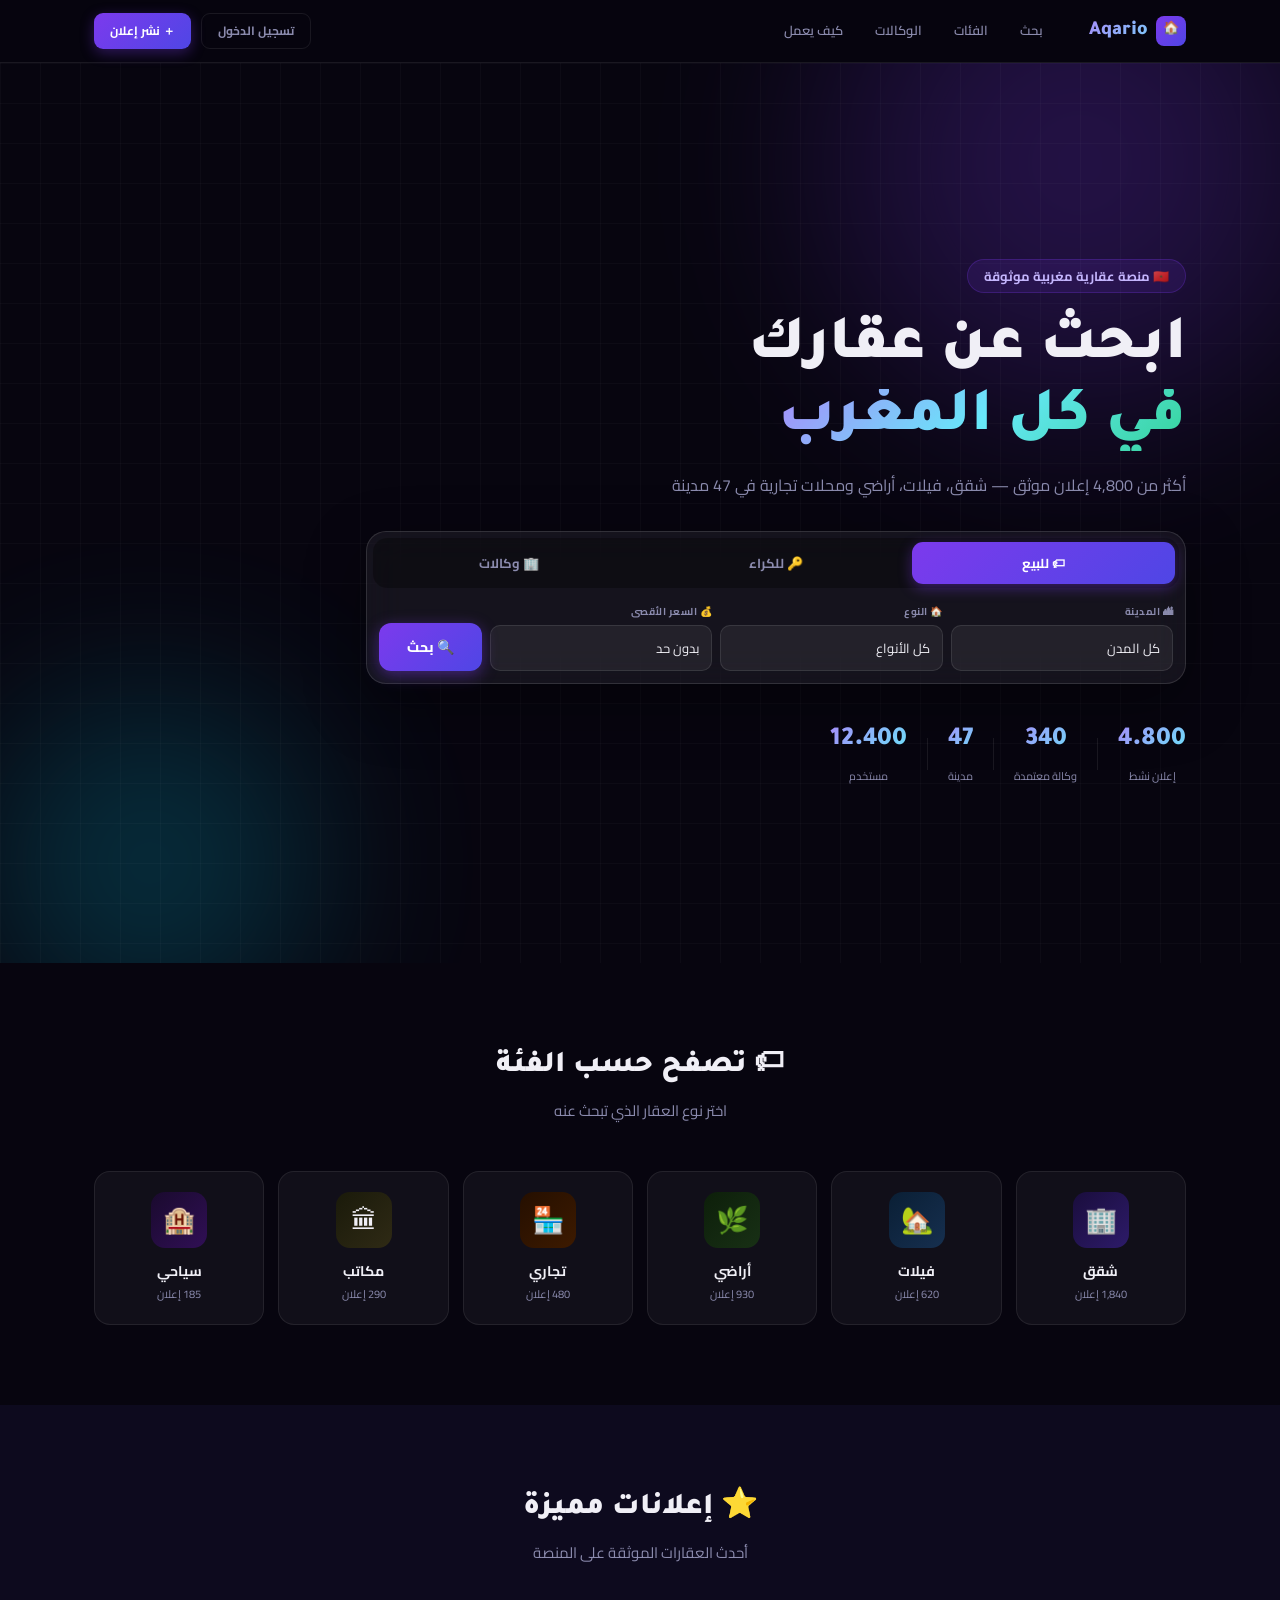
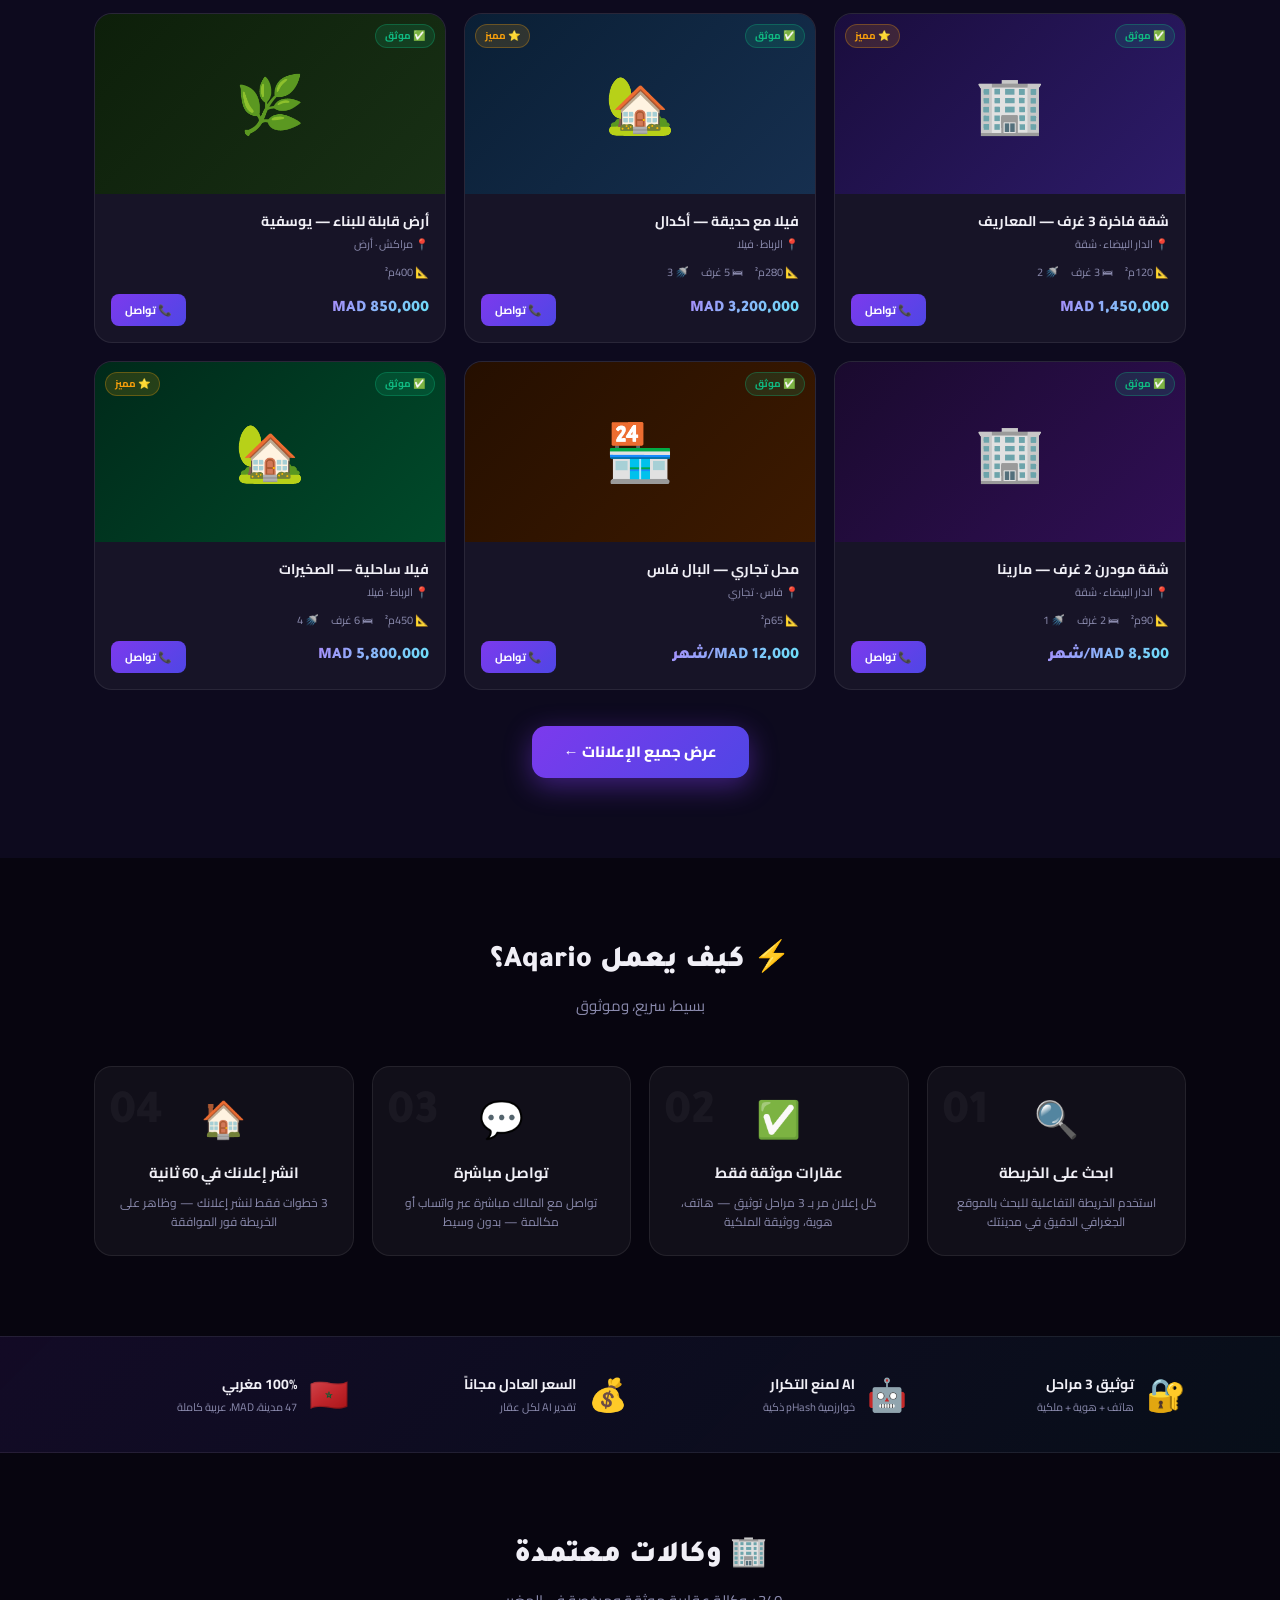
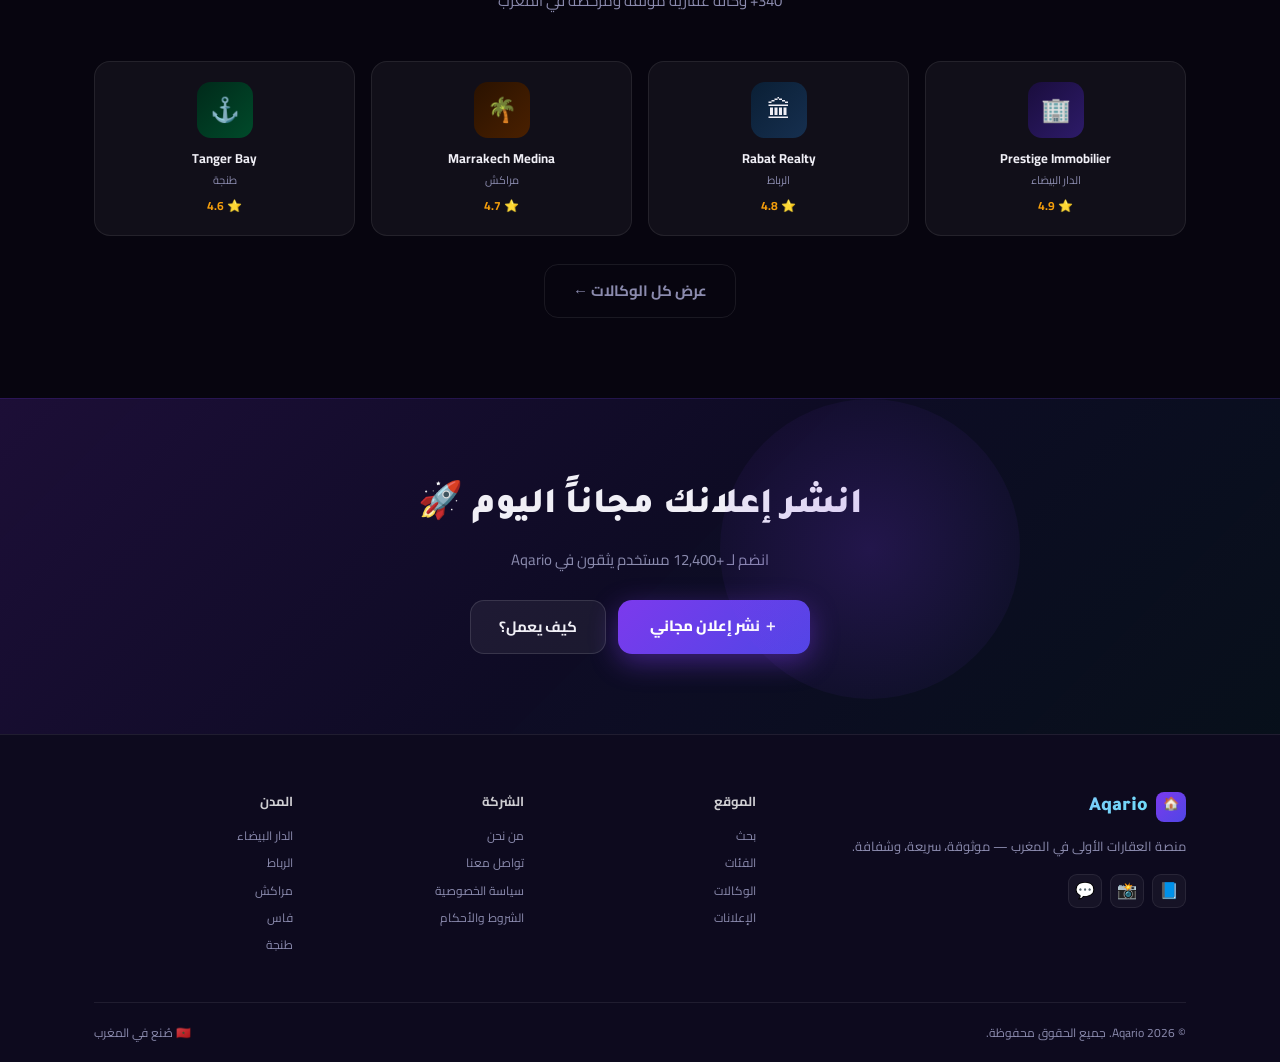
<file: index.html>
<!DOCTYPE html>
<html lang="ar" dir="rtl">
<head>
<meta charset="UTF-8">
<meta name="viewport" content="width=device-width, initial-scale=1.0">
<meta name="description" content="Aqario — منصة العقارات الأولى في المغرب. ابحث عن شقة، فيلا، أرض أو محل تجاري بسهولة وثقة.">
<meta property="og:title" content="Aqario — عقارات المغرب">
<meta property="og:description" content="منصة عقارية موثوقة للمغرب — بيع، كراء، وكالات معتمدة">
<meta property="og:image" content="images/og-cover.png">
<title>Aqario — عقارات المغرب</title>
<link rel="stylesheet" href="style.css">
<link rel="icon" href="images/favicon.png" type="image/png">
<link rel="manifest" href="manifest.json">
<link href="https://fonts.googleapis.com/css2?family=Cairo:wght@300;400;600;700;900&family=Tajawal:wght@700;800;900&display=swap" rel="stylesheet">
</head>
<body>

<!-- ══ NAV ══ -->
<nav class="navbar" id="navbar">
  <div class="nav-inner">
    <a href="index.html" class="logo">
      <div class="logo-mark">🏠</div>
      <span>Aqario</span>
    </a>
    <div class="nav-links" id="navLinks">
      <a href="#search">بحث</a>
      <a href="#categories">الفئات</a>
      <a href="#agencies">الوكالات</a>
      <a href="#how">كيف يعمل</a>
    </div>
    <div class="nav-right">
      <a href="#search" class="btn-outline">تسجيل الدخول</a>
      <a href="#search" class="btn-primary">＋ نشر إعلان</a>
      <button class="hamburger" id="hamburger" onclick="toggleMenu()">☰</button>
    </div>
  </div>
</nav>

<!-- ══ HERO ══ -->
<section class="hero" id="home">
  <div class="hero-bg">
    <div class="hero-orb orb1"></div>
    <div class="hero-orb orb2"></div>
    <div class="hero-grid"></div>
  </div>
  <div class="hero-content">
    <div class="hero-badge">🇲🇦 منصة عقارية مغربية موثوقة</div>
    <h1 class="hero-title">
      ابحث عن عقارك<br>
      <span class="gradient-text">في كل المغرب</span>
    </h1>
    <p class="hero-sub">أكثر من 4,800 إعلان موثق — شقق، فيلات، أراضي ومحلات تجارية في 47 مدينة</p>

    <!-- Search Box -->
    <div class="search-card" id="search">
      <div class="search-tabs">
        <button class="stab active" onclick="switchTab(this,'sale')">🏷 للبيع</button>
        <button class="stab" onclick="switchTab(this,'rent')">🔑 للكراء</button>
        <button class="stab" onclick="switchTab(this,'agencies')">🏢 وكالات</button>
      </div>
      <div class="search-fields">
        <div class="sf-group">
          <label>🏙 المدينة</label>
          <select id="citySelect">
            <option value="">كل المدن</option>
            <option>الدار البيضاء</option>
            <option>الرباط</option>
            <option>مراكش</option>
            <option>فاس</option>
            <option>طنجة</option>
            <option>أكادير</option>
            <option>مكناس</option>
            <option>وجدة</option>
          </select>
        </div>
        <div class="sf-group">
          <label>🏠 النوع</label>
          <select id="typeSelect">
            <option value="">كل الأنواع</option>
            <option>شقة</option>
            <option>فيلا</option>
            <option>أرض</option>
            <option>محل تجاري</option>
            <option>مكتب</option>
          </select>
        </div>
        <div class="sf-group">
          <label>💰 السعر الأقصى</label>
          <select id="priceSelect">
            <option value="">بدون حد</option>
            <option>500,000 MAD</option>
            <option>1,000,000 MAD</option>
            <option>2,000,000 MAD</option>
            <option>5,000,000 MAD</option>
            <option>+5,000,000 MAD</option>
          </select>
        </div>
        <button class="search-btn" onclick="doSearch()">🔍 بحث</button>
      </div>
    </div>

    <!-- Quick stats -->
    <div class="hero-stats">
      <div class="hs"><span class="hs-num" data-target="4800">0</span><span class="hs-lbl">إعلان نشط</span></div>
      <div class="hs-div"></div>
      <div class="hs"><span class="hs-num" data-target="340">0</span><span class="hs-lbl">وكالة معتمدة</span></div>
      <div class="hs-div"></div>
      <div class="hs"><span class="hs-num" data-target="47">0</span><span class="hs-lbl">مدينة</span></div>
      <div class="hs-div"></div>
      <div class="hs"><span class="hs-num" data-target="12400">0</span><span class="hs-lbl">مستخدم</span></div>
    </div>
  </div>
</section>

<!-- ══ CATEGORIES ══ -->
<section class="section" id="categories">
  <div class="container">
    <div class="section-head">
      <h2>🏷 تصفح حسب الفئة</h2>
      <p>اختر نوع العقار الذي تبحث عنه</p>
    </div>
    <div class="cat-grid">
      <div class="cat-card" onclick="filterCat('شقة')">
        <div class="cat-icon" style="background:linear-gradient(135deg,#1a0d3d,#2d1b69)">🏢</div>
        <div class="cat-name">شقق</div>
        <div class="cat-count">1,840 إعلان</div>
      </div>
      <div class="cat-card" onclick="filterCat('فيلا')">
        <div class="cat-icon" style="background:linear-gradient(135deg,#0a1f35,#162f4f)">🏡</div>
        <div class="cat-name">فيلات</div>
        <div class="cat-count">620 إعلان</div>
      </div>
      <div class="cat-card" onclick="filterCat('أرض')">
        <div class="cat-icon" style="background:linear-gradient(135deg,#0d1f0a,#183015)">🌿</div>
        <div class="cat-name">أراضي</div>
        <div class="cat-count">930 إعلان</div>
      </div>
      <div class="cat-card" onclick="filterCat('تجاري')">
        <div class="cat-icon" style="background:linear-gradient(135deg,#250f00,#3d1a00)">🏪</div>
        <div class="cat-name">تجاري</div>
        <div class="cat-count">480 إعلان</div>
      </div>
      <div class="cat-card" onclick="filterCat('مكتب')">
        <div class="cat-icon" style="background:linear-gradient(135deg,#1a1a0a,#2f2a15)">🏛</div>
        <div class="cat-name">مكاتب</div>
        <div class="cat-count">290 إعلان</div>
      </div>
      <div class="cat-card" onclick="filterCat('سياحي')">
        <div class="cat-icon" style="background:linear-gradient(135deg,#1a0a2e,#300f55)">🏨</div>
        <div class="cat-name">سياحي</div>
        <div class="cat-count">185 إعلان</div>
      </div>
    </div>
  </div>
</section>

<!-- ══ FEATURED LISTINGS ══ -->
<section class="section section-dark" id="listings">
  <div class="container">
    <div class="section-head">
      <h2>⭐ إعلانات مميزة</h2>
      <p>أحدث العقارات الموثقة على المنصة</p>
    </div>
    <div class="listings-grid" id="listingsGrid">
      <!-- rendered by JS -->
    </div>
    <div class="center-btn">
      <a href="#search" class="btn-primary-lg">عرض جميع الإعلانات ←</a>
    </div>
  </div>
</section>

<!-- ══ HOW IT WORKS ══ -->
<section class="section" id="how">
  <div class="container">
    <div class="section-head">
      <h2>⚡ كيف يعمل Aqario؟</h2>
      <p>بسيط، سريع، وموثوق</p>
    </div>
    <div class="steps-grid">
      <div class="step-card">
        <div class="step-num">01</div>
        <div class="step-icon">🔍</div>
        <h3>ابحث على الخريطة</h3>
        <p>استخدم الخريطة التفاعلية للبحث بالموقع الجغرافي الدقيق في مدينتك</p>
      </div>
      <div class="step-card">
        <div class="step-num">02</div>
        <div class="step-icon">✅</div>
        <h3>عقارات موثقة فقط</h3>
        <p>كل إعلان مر بـ 3 مراحل توثيق — هاتف، هوية، ووثيقة الملكية</p>
      </div>
      <div class="step-card">
        <div class="step-num">03</div>
        <div class="step-icon">💬</div>
        <h3>تواصل مباشرة</h3>
        <p>تواصل مع المالك مباشرة عبر واتساب أو مكالمة — بدون وسيط</p>
      </div>
      <div class="step-card">
        <div class="step-num">04</div>
        <div class="step-icon">🏠</div>
        <h3>انشر إعلانك في 60 ثانية</h3>
        <p>3 خطوات فقط لنشر إعلانك — وظاهر على الخريطة فور الموافقة</p>
      </div>
    </div>
  </div>
</section>

<!-- ══ TRUST BADGES ══ -->
<section class="trust-section">
  <div class="container">
    <div class="trust-grid">
      <div class="trust-item">
        <span class="trust-icon">🔐</span>
        <div>
          <div class="trust-title">توثيق 3 مراحل</div>
          <div class="trust-sub">هاتف + هوية + ملكية</div>
        </div>
      </div>
      <div class="trust-item">
        <span class="trust-icon">🤖</span>
        <div>
          <div class="trust-title">AI لمنع التكرار</div>
          <div class="trust-sub">خوارزمية pHash ذكية</div>
        </div>
      </div>
      <div class="trust-item">
        <span class="trust-icon">💰</span>
        <div>
          <div class="trust-title">السعر العادل مجاناً</div>
          <div class="trust-sub">تقدير AI لكل عقار</div>
        </div>
      </div>
      <div class="trust-item">
        <span class="trust-icon">🇲🇦</span>
        <div>
          <div class="trust-title">100% مغربي</div>
          <div class="trust-sub">47 مدينة، MAD، عربية كاملة</div>
        </div>
      </div>
    </div>
  </div>
</section>

<!-- ══ AGENCIES ══ -->
<section class="section" id="agencies">
  <div class="container">
    <div class="section-head">
      <h2>🏢 وكالات معتمدة</h2>
      <p>340+ وكالة عقارية موثقة ومرخصة في المغرب</p>
    </div>
    <div class="agencies-grid">
      <div class="agency-mini">
        <div class="am-logo" style="background:linear-gradient(135deg,#1a0d3d,#2d1b69)">🏢</div>
        <div class="am-name">Prestige Immobilier</div>
        <div class="am-city">الدار البيضاء</div>
        <div class="am-rating">⭐ 4.9</div>
      </div>
      <div class="agency-mini">
        <div class="am-logo" style="background:linear-gradient(135deg,#0a1f35,#162f4f)">🏛</div>
        <div class="am-name">Rabat Realty</div>
        <div class="am-city">الرباط</div>
        <div class="am-rating">⭐ 4.8</div>
      </div>
      <div class="agency-mini">
        <div class="am-logo" style="background:linear-gradient(135deg,#2a1200,#4a2000)">🌴</div>
        <div class="am-name">Marrakech Medina</div>
        <div class="am-city">مراكش</div>
        <div class="am-rating">⭐ 4.7</div>
      </div>
      <div class="agency-mini">
        <div class="am-logo" style="background:linear-gradient(135deg,#002a1a,#004a2a)">⚓</div>
        <div class="am-name">Tanger Bay</div>
        <div class="am-city">طنجة</div>
        <div class="am-rating">⭐ 4.6</div>
      </div>
    </div>
    <div class="center-btn">
      <a href="#" class="btn-outline-lg">عرض كل الوكالات ←</a>
    </div>
  </div>
</section>

<!-- ══ CTA ══ -->
<section class="cta-section">
  <div class="cta-inner">
    <div class="cta-orb"></div>
    <h2>انشر إعلانك مجاناً اليوم 🚀</h2>
    <p>انضم لـ +12,400 مستخدم يثقون في Aqario</p>
    <div class="cta-btns">
      <a href="#search" class="btn-primary-lg">＋ نشر إعلان مجاني</a>
      <a href="#how" class="btn-ghost-lg">كيف يعمل؟</a>
    </div>
  </div>
</section>

<!-- ══ FOOTER ══ -->
<footer class="footer">
  <div class="container">
    <div class="footer-grid">
      <div class="footer-brand">
        <div class="logo" style="margin-bottom:12px">
          <div class="logo-mark">🏠</div>
          <span>Aqario</span>
        </div>
        <p>منصة العقارات الأولى في المغرب — موثوقة، سريعة، وشفافة.</p>
        <div class="social-row">
          <a href="#" class="soc">📘</a>
          <a href="#" class="soc">📸</a>
          <a href="#" class="soc">💬</a>
        </div>
      </div>
      <div class="footer-col">
        <h4>الموقع</h4>
        <a href="#search">بحث</a>
        <a href="#categories">الفئات</a>
        <a href="#agencies">الوكالات</a>
        <a href="#listings">الإعلانات</a>
      </div>
      <div class="footer-col">
        <h4>الشركة</h4>
        <a href="#">من نحن</a>
        <a href="#">تواصل معنا</a>
        <a href="privacy.html">سياسة الخصوصية</a>
        <a href="#">الشروط والأحكام</a>
      </div>
      <div class="footer-col">
        <h4>المدن</h4>
        <a href="#">الدار البيضاء</a>
        <a href="#">الرباط</a>
        <a href="#">مراكش</a>
        <a href="#">فاس</a>
        <a href="#">طنجة</a>
      </div>
    </div>
    <div class="footer-bottom">
      <span>© 2026 Aqario. جميع الحقوق محفوظة.</span>
      <span>🇲🇦 صُنع في المغرب</span>
    </div>
  </div>
</footer>

<script src="script.js"></script>
</body>
</html>
</file>
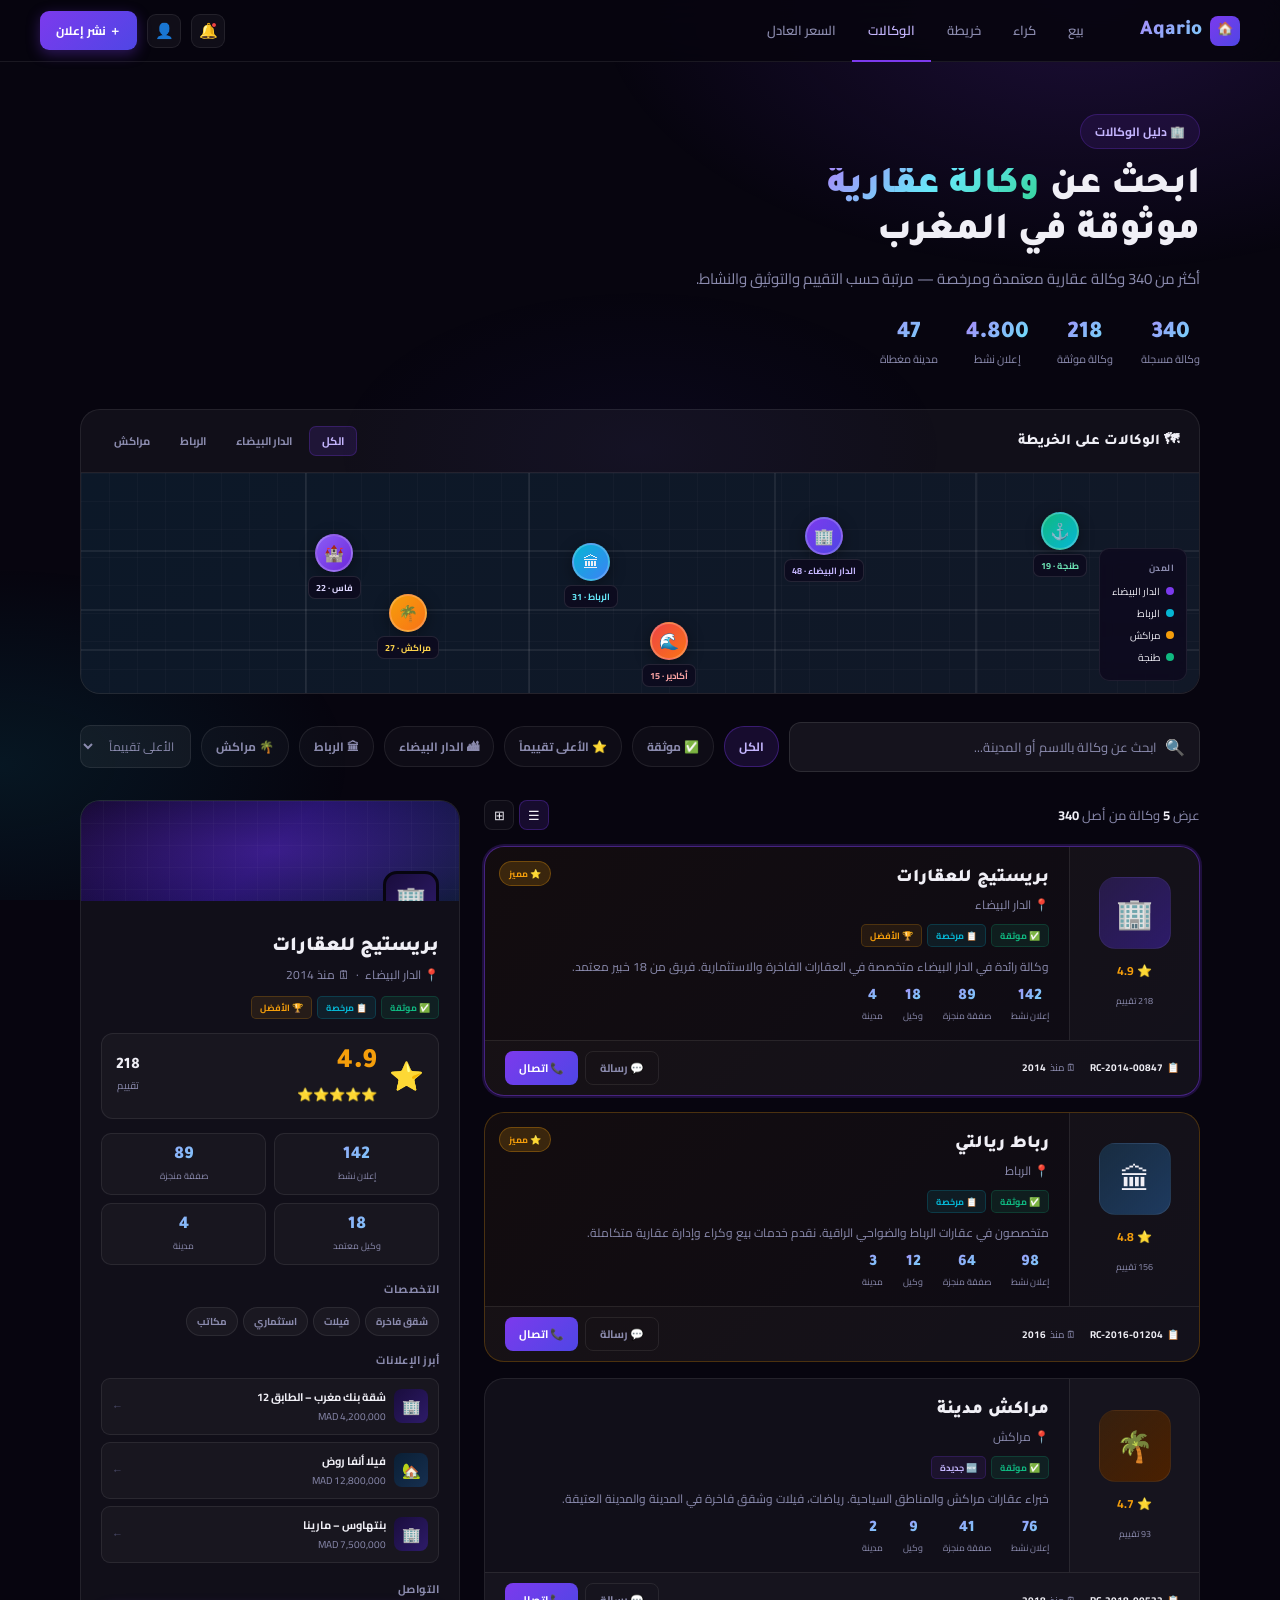
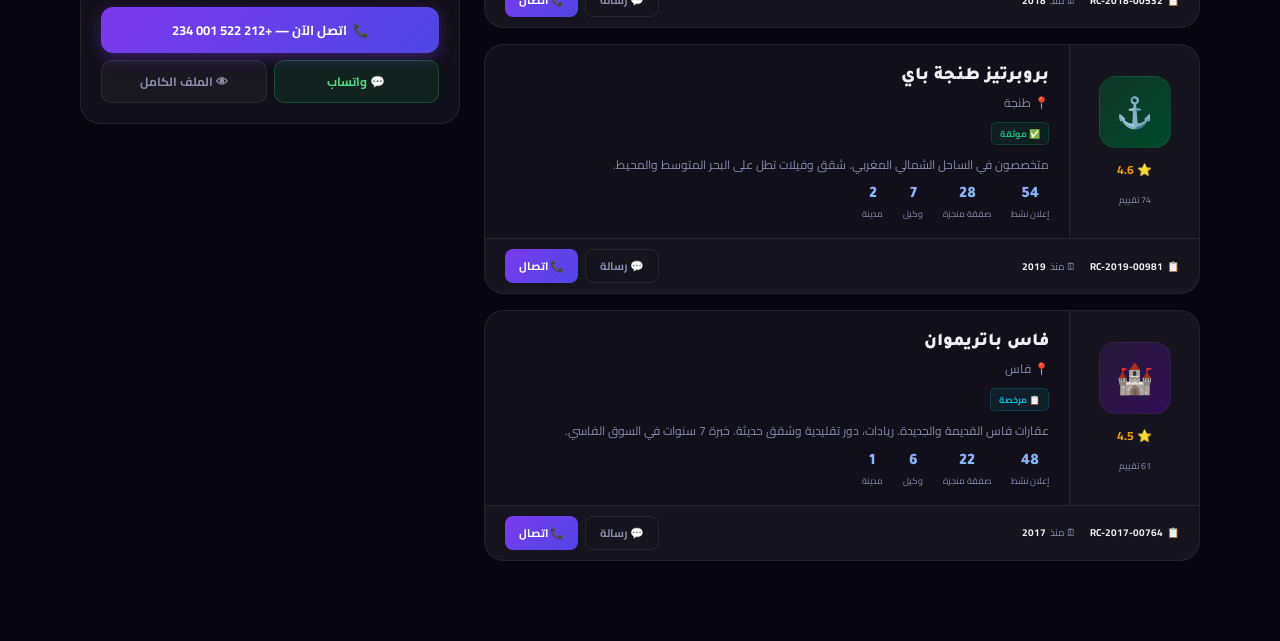
<file: agencies.html>
<!DOCTYPE html>
<html lang="ar" dir="rtl">
<head>
<meta charset="UTF-8">
<meta name="viewport" content="width=device-width, initial-scale=1.0">
<title>Aqario – الوكالات العقارية</title>
<link href="https://fonts.googleapis.com/css2?family=Cairo:wght@300;400;600;700;900&family=Tajawal:wght@700;800;900&family=Syne:wght@700;800&display=swap" rel="stylesheet">
<style>
:root{
  --bg:#07050F; --bg2:#0C0918; --bg3:#110D22;
  --card:rgba(255,255,255,.045); --card2:rgba(255,255,255,.07);
  --border:rgba(255,255,255,.08); --border2:rgba(255,255,255,.14);
  --primary:#7C3AED; --accent:#4F46E5; --teal:#06B6D4;
  --gold:#F59E0B; --green:#10B981; --red:#EF4444;
  --text:#F0EFF6; --muted:#8B8BAE; --muted2:#4E4E6E;
}
*{margin:0;padding:0;box-sizing:border-box;}
html{scroll-behavior:smooth;}
body{
  font-family:'Cairo',sans-serif;
  background:var(--bg);color:var(--text);
  min-height:100vh;overflow-x:hidden;
}
body::before{
  content:'';position:fixed;inset:0;pointer-events:none;z-index:0;
  background:
    radial-gradient(ellipse 70% 55% at 85% 0%,rgba(124,58,237,.18) 0%,transparent 55%),
    radial-gradient(ellipse 50% 40% at 0% 85%,rgba(6,182,212,.1) 0%,transparent 55%),
    radial-gradient(ellipse 40% 30% at 50% 50%,rgba(79,70,229,.06) 0%,transparent 60%);
}

/* ══ NAV ══════════════════════════════════════════════ */
nav{
  position:sticky;top:0;z-index:100;
  display:flex;align-items:center;gap:0;
  padding:0 40px;height:62px;
  background:rgba(7,5,15,.9);backdrop-filter:blur(24px);
  border-bottom:1px solid var(--border);
}
.logo{
  display:flex;align-items:center;gap:8px;margin-left:40px;
  font-family:'Tajawal',sans-serif;font-size:21px;font-weight:900;
  background:linear-gradient(135deg,#A78BFA,#67E8F9);
  -webkit-background-clip:text;-webkit-text-fill-color:transparent;
  text-decoration:none;
}
.logo-mark{
  width:30px;height:30px;border-radius:8px;flex-shrink:0;
  background:linear-gradient(135deg,var(--primary),var(--accent));
  display:flex;align-items:center;justify-content:center;font-size:13px;
  -webkit-text-fill-color:initial;
}
.nav-links{display:flex;gap:0;flex:1;}
.nl{
  padding:0 16px;height:62px;display:flex;align-items:center;
  font-size:13px;font-weight:600;color:var(--muted);
  cursor:pointer;border-bottom:2px solid transparent;
  transition:all .18s;text-decoration:none;
}
.nl:hover{color:var(--text);}
.nl.active{color:#C4B5FD;border-bottom-color:var(--primary);}
.nav-right{display:flex;align-items:center;gap:10px;margin-right:auto;}
.n-ico{
  width:34px;height:34px;border-radius:9px;border:1px solid var(--border);
  background:var(--card);display:flex;align-items:center;justify-content:center;
  font-size:15px;cursor:pointer;transition:all .18s;position:relative;
}
.n-ico:hover{border-color:rgba(124,58,237,.35);}
.n-dot{position:absolute;top:7px;right:7px;width:6px;height:6px;background:var(--red);border-radius:50%;border:1.5px solid var(--bg);}
.cta-btn{
  padding:8px 16px;border-radius:9px;border:none;cursor:pointer;
  background:linear-gradient(135deg,var(--primary),var(--accent));
  color:#fff;-webkit-text-fill-color:#fff;
  font-family:'Cairo',sans-serif;font-size:12px;font-weight:700;
  box-shadow:0 4px 14px rgba(124,58,237,.35);transition:all .2s;
}
.cta-btn:hover{transform:translateY(-1px);box-shadow:0 6px 20px rgba(124,58,237,.5);}

/* ══ HERO ══════════════════════════════════════════════ */
.hero{
  position:relative;z-index:1;
  padding:52px 40px 40px;
  max-width:1200px;margin:0 auto;
}
.hero-badge{
  display:inline-flex;align-items:center;gap:7px;
  padding:5px 14px;border-radius:20px;font-size:12px;font-weight:700;
  background:rgba(124,58,237,.11);border:1px solid rgba(124,58,237,.25);
  color:#C4B5FD;margin-bottom:16px;
}
.hero h1{
  font-family:'Tajawal',sans-serif;font-size:38px;font-weight:900;
  line-height:1.2;margin-bottom:10px;
}
.hero h1 em{
  font-style:normal;
  background:linear-gradient(135deg,#A78BFA 0%,#67E8F9 50%,#34D399 100%);
  -webkit-background-clip:text;-webkit-text-fill-color:transparent;
}
.hero p{font-size:15px;color:var(--muted);max-width:520px;line-height:1.7;margin-bottom:28px;}
.hero-stats{display:flex;gap:28px;}
.hs{text-align:center;}
.hs-num{font-family:'Tajawal',sans-serif;font-size:24px;font-weight:900;background:linear-gradient(135deg,#A78BFA,#67E8F9);-webkit-background-clip:text;-webkit-text-fill-color:transparent;}
.hs-lbl{font-size:11px;color:var(--muted);}

/* ══ FILTER BAR ════════════════════════════════════════ */
.filter-bar{
  position:relative;z-index:5;
  max-width:1200px;margin:0 auto;
  padding:0 40px 28px;
  display:flex;align-items:center;gap:10px;flex-wrap:wrap;
}
.search-box{
  display:flex;align-items:center;gap:8px;flex:1;min-width:240px;
  background:rgba(255,255,255,.06);border:1px solid rgba(255,255,255,.1);
  border-radius:12px;padding:9px 14px;
}
.search-box input{
  background:transparent;border:none;outline:none;
  font-family:'Cairo',sans-serif;font-size:13px;color:var(--text);width:100%;
}
.search-box input::placeholder{color:var(--muted);}
.fchip{
  padding:8px 14px;border-radius:20px;font-size:12px;font-weight:700;
  border:1px solid var(--border);background:rgba(255,255,255,.03);
  color:var(--muted);cursor:pointer;transition:all .18s;white-space:nowrap;
  font-family:'Cairo',sans-serif;
}
.fchip:hover{border-color:rgba(124,58,237,.3);color:var(--text);}
.fchip.on{background:rgba(124,58,237,.14);border-color:rgba(124,58,237,.35);color:#C4B5FD;}
.sort-sel{
  padding:8px 12px;border-radius:10px;
  background:rgba(255,255,255,.05);border:1px solid var(--border);
  color:var(--muted);font-family:'Cairo',sans-serif;font-size:12px;
  cursor:pointer;outline:none;
}
.sort-sel option{background:#0C0918;}

/* ══ MAIN GRID ══════════════════════════════════════════ */
.page-body{
  position:relative;z-index:1;
  max-width:1200px;margin:0 auto;
  padding:0 40px 80px;
  display:grid;grid-template-columns:1fr 380px;gap:24px;
}

/* ══ AGENCY CARDS ══════════════════════════════════════ */
.agencies-list{display:flex;flex-direction:column;gap:16px;}
.agency-card{
  background:var(--card);border:1px solid var(--border);
  border-radius:20px;overflow:hidden;cursor:pointer;
  transition:all .25s;position:relative;
}
.agency-card:hover{
  border-color:rgba(124,58,237,.35);
  box-shadow:0 8px 32px rgba(0,0,0,.35);
  transform:translateY(-2px);
}
.agency-card.featured{
  border-color:rgba(245,158,11,.25);
  background:linear-gradient(135deg,rgba(245,158,11,.05),rgba(255,255,255,.03));
}
.agency-card.featured::before{
  content:'⭐ مميز';
  position:absolute;top:14px;left:14px;
  padding:3px 9px;border-radius:20px;font-size:9px;font-weight:700;
  background:rgba(245,158,11,.18);border:1px solid rgba(245,158,11,.3);
  color:var(--gold);z-index:2;
}

/* Card inner */
.ac-inner{display:flex;gap:0;}

/* Logo panel */
.ac-logo-panel{
  width:130px;flex-shrink:0;
  display:flex;flex-direction:column;align-items:center;justify-content:center;
  gap:10px;padding:22px 16px;
  background:rgba(255,255,255,.02);border-left:1px solid var(--border);
}
.ac-logo{
  width:72px;height:72px;border-radius:16px;
  display:flex;align-items:center;justify-content:center;
  font-size:30px;border:1px solid rgba(255,255,255,.08);
  position:relative;overflow:hidden;
}
.ac-logo::after{
  content:'';position:absolute;inset:0;
  background:linear-gradient(135deg,rgba(255,255,255,.06),transparent);
}
.ac-rating{
  display:flex;align-items:center;gap:3px;
  font-size:12px;font-weight:700;color:var(--gold);
}
.ac-reviews{font-size:9px;color:var(--muted);}

/* Body */
.ac-body{flex:1;padding:20px 20px 16px;}
.ac-top{display:flex;align-items:flex-start;justify-content:space-between;margin-bottom:8px;}
.ac-name{font-family:'Tajawal',sans-serif;font-size:18px;font-weight:900;margin-bottom:4px;}
.ac-city{font-size:12px;color:var(--muted);display:flex;align-items:center;gap:4px;}
.ac-badges{display:flex;gap:5px;flex-wrap:wrap;margin-bottom:10px;}
.ab{
  padding:2px 8px;border-radius:5px;font-size:9px;font-weight:700;
}
.ab-ver {background:rgba(16,185,129,.1); border:1px solid rgba(16,185,129,.2);color:var(--green);}
.ab-lic {background:rgba(6,182,212,.09);  border:1px solid rgba(6,182,212,.2); color:var(--teal);}
.ab-new {background:rgba(124,58,237,.1);  border:1px solid rgba(124,58,237,.2);color:#C4B5FD;}
.ab-top {background:rgba(245,158,11,.09); border:1px solid rgba(245,158,11,.2);color:var(--gold);}
.ac-desc{font-size:12px;color:var(--muted);line-height:1.6;margin-bottom:12px;}
.ac-stats{display:flex;gap:20px;}
.as-item{text-align:center;}
.as-num{font-family:'Tajawal',sans-serif;font-size:16px;font-weight:900;background:linear-gradient(135deg,#A78BFA,#67E8F9);-webkit-background-clip:text;-webkit-text-fill-color:transparent;}
.as-lbl{font-size:9px;color:var(--muted);}

/* Card footer */
.ac-footer{
  display:flex;align-items:center;justify-content:space-between;
  padding:10px 20px;background:rgba(255,255,255,.02);
  border-top:1px solid var(--border);
}
.ac-specs{display:flex;gap:14px;}
.ac-spec{font-size:10px;color:var(--muted);display:flex;align-items:center;gap:4px;}
.ac-spec strong{color:var(--text);}
.ac-actions{display:flex;gap:7px;}
.ac-btn{
  padding:6px 14px;border-radius:8px;font-size:11px;font-weight:700;
  cursor:pointer;transition:all .18s;font-family:'Cairo',sans-serif;
}
.ac-btn-primary{
  background:linear-gradient(135deg,var(--primary),var(--accent));
  border:none;color:#fff;-webkit-text-fill-color:#fff;
}
.ac-btn-ghost{
  background:transparent;border:1px solid var(--border);color:var(--muted);
}
.ac-btn-ghost:hover{border-color:rgba(124,58,237,.3);color:var(--text);}

/* ══ RIGHT PANEL — Agency Profile ══════════════════════ */
.profile-panel{
  position:sticky;top:80px;height:fit-content;
  background:var(--card);border:1px solid var(--border);
  border-radius:20px;overflow:hidden;
  transition:all .3s;
}

/* Profile hero */
.pp-hero{
  height:100px;position:relative;
  background:linear-gradient(135deg,#14082e,#1e1060,#0e1a36);
  overflow:hidden;
}
.pp-hero::before{
  content:'';position:absolute;inset:0;
  background:radial-gradient(ellipse 80% 80% at 50% 50%,rgba(124,58,237,.3),transparent);
}
.pp-hero-grid{
  position:absolute;inset:0;
  background-image:linear-gradient(rgba(255,255,255,.025) 1px,transparent 1px),
                   linear-gradient(90deg,rgba(255,255,255,.025) 1px,transparent 1px);
  background-size:22px 22px;
}
.pp-logo{
  position:absolute;bottom:-26px;right:20px;
  width:56px;height:56px;border-radius:14px;border:3px solid var(--bg);
  display:flex;align-items:center;justify-content:center;font-size:24px;
  z-index:2;
}

/* Profile body */
.pp-body{padding:34px 20px 20px;}
.pp-name{font-family:'Tajawal',sans-serif;font-size:20px;font-weight:900;margin-bottom:4px;}
.pp-loc{font-size:12px;color:var(--muted);display:flex;align-items:center;gap:4px;margin-bottom:10px;}
.pp-badges{display:flex;gap:5px;flex-wrap:wrap;margin-bottom:14px;}

/* Rating big */
.pp-rating-row{
  display:flex;align-items:center;gap:12px;
  padding:12px 14px;border-radius:12px;
  background:rgba(255,255,255,.03);border:1px solid var(--border);
  margin-bottom:14px;
}
.pp-star-big{font-size:28px;}
.pp-r-num{font-family:'Tajawal',sans-serif;font-size:28px;font-weight:900;color:var(--gold);}
.pp-r-sub{font-size:10px;color:var(--muted);}
.pp-stars{display:flex;gap:2px;font-size:13px;margin-top:2px;}

/* Stats grid */
.pp-stats{display:grid;grid-template-columns:1fr 1fr;gap:8px;margin-bottom:14px;}
.pp-stat{
  padding:10px;border-radius:10px;text-align:center;
  background:rgba(255,255,255,.03);border:1px solid var(--border);
}
.pp-stat-num{font-family:'Tajawal',sans-serif;font-size:18px;font-weight:900;background:linear-gradient(135deg,#A78BFA,#67E8F9);-webkit-background-clip:text;-webkit-text-fill-color:transparent;}
.pp-stat-lbl{font-size:9px;color:var(--muted);margin-top:1px;}

/* Specialties */
.pp-sec-title{font-size:11px;font-weight:700;color:var(--muted);text-transform:uppercase;letter-spacing:.5px;margin-bottom:8px;}
.pp-specs{display:flex;gap:5px;flex-wrap:wrap;margin-bottom:14px;}
.pp-spec-chip{
  padding:4px 10px;border-radius:20px;font-size:10px;font-weight:700;
  background:rgba(255,255,255,.04);border:1px solid var(--border);color:var(--muted);
}

/* Mini listings */
.pp-mini-listings{display:flex;flex-direction:column;gap:7px;margin-bottom:16px;}
.pml{
  display:flex;align-items:center;gap:8px;
  padding:8px 10px;border-radius:9px;
  background:rgba(255,255,255,.03);border:1px solid var(--border);
  cursor:pointer;transition:all .17s;
}
.pml:hover{border-color:rgba(124,58,237,.25);}
.pml-thumb{
  width:34px;height:34px;border-radius:8px;
  display:flex;align-items:center;justify-content:center;font-size:15px;flex-shrink:0;
}
.pmt-a{background:linear-gradient(135deg,#1a0d3d,#2d1b69);}
.pmt-v{background:linear-gradient(135deg,#0a1f35,#162f4f);}
.pmt-l{background:linear-gradient(135deg,#0d1f0a,#183015);}
.pml-info{flex:1;min-width:0;}
.pml-title{font-size:11px;font-weight:700;white-space:nowrap;overflow:hidden;text-overflow:ellipsis;}
.pml-price{font-size:10px;color:var(--muted);}
.pml-arrow{font-size:11px;color:var(--muted2);}

/* Contact buttons */
.pp-contact{display:flex;flex-direction:column;gap:7px;}
.pp-call{
  width:100%;padding:11px;border-radius:12px;border:none;cursor:pointer;
  background:linear-gradient(135deg,var(--primary),var(--accent));
  color:#fff;-webkit-text-fill-color:#fff;
  font-family:'Cairo',sans-serif;font-size:13px;font-weight:700;
  display:flex;align-items:center;justify-content:center;gap:6px;
  box-shadow:0 4px 16px rgba(124,58,237,.4);transition:all .2s;
}
.pp-call:hover{transform:translateY(-1px);}
.pp-row2{display:flex;gap:7px;}
.pp-wa{
  flex:1;padding:9px;border-radius:10px;cursor:pointer;
  background:rgba(37,211,102,.1);border:1px solid rgba(37,211,102,.25);
  color:#4ade80;-webkit-text-fill-color:#4ade80;
  font-family:'Cairo',sans-serif;font-size:12px;font-weight:700;
  display:flex;align-items:center;justify-content:center;gap:5px;
  transition:all .18s;
}
.pp-wa:hover{background:rgba(37,211,102,.18);}
.pp-profile-btn{
  flex:1;padding:9px;border-radius:10px;cursor:pointer;
  background:rgba(255,255,255,.04);border:1px solid var(--border);
  color:var(--muted);font-family:'Cairo',sans-serif;font-size:12px;font-weight:700;
  transition:all .18s;
}
.pp-profile-btn:hover{border-color:rgba(124,58,237,.3);color:var(--text);}

/* ══ MAP ROW ═══════════════════════════════════════════ */
.map-row{
  position:relative;z-index:1;
  max-width:1200px;margin:0 auto;
  padding:0 40px 28px;
}
.map-section{
  background:var(--card);border:1px solid var(--border);border-radius:20px;
  overflow:hidden;
}
.ms-head{
  display:flex;align-items:center;justify-content:space-between;
  padding:16px 20px;border-bottom:1px solid var(--border);
}
.ms-head h3{font-family:'Tajawal',sans-serif;font-size:15px;font-weight:800;}
.ms-tabs{display:flex;gap:4px;}
.mst{
  padding:4px 12px;border-radius:7px;font-size:11px;font-weight:700;
  cursor:pointer;color:var(--muted);border:1px solid transparent;transition:all .16s;
  font-family:'Cairo',sans-serif;
}
.mst.on{background:rgba(124,58,237,.14);border-color:rgba(124,58,237,.25);color:#C4B5FD;}
.map-viz{
  height:220px;position:relative;
  background:linear-gradient(135deg,#0c1828,#111827);
  overflow:hidden;
}
.map-grid-bg{
  position:absolute;inset:0;
  background-image:
    linear-gradient(rgba(255,255,255,.025) 1px,transparent 1px),
    linear-gradient(90deg,rgba(255,255,255,.025) 1px,transparent 1px);
  background-size:28px 28px;
}
.map-roads{position:absolute;inset:0;}
.mr-h,.mr-v{position:absolute;background:rgba(255,255,255,.07);}
.mr-h{height:2px;width:100%;}
.mr-v{width:2px;height:100%;}
/* Agency pins */
.a-pin{position:absolute;display:flex;flex-direction:column;align-items:center;cursor:pointer;}
.a-pin-circle{
  width:38px;height:38px;border-radius:50%;
  display:flex;align-items:center;justify-content:center;font-size:16px;
  border:2px solid rgba(255,255,255,.2);
  box-shadow:0 4px 16px rgba(0,0,0,.4);
  transition:transform .2s;
}
.a-pin:hover .a-pin-circle{transform:scale(1.15);}
.a-pin-label{
  margin-top:4px;padding:2px 7px;border-radius:7px;
  font-size:9px;font-weight:700;
  background:rgba(13,10,30,.9);border:1px solid rgba(255,255,255,.1);
  white-space:nowrap;
}
/* City legend */
.map-legend{
  position:absolute;bottom:12px;right:12px;
  background:rgba(13,10,30,.88);backdrop-filter:blur(8px);
  border:1px solid var(--border);border-radius:10px;padding:10px 12px;
}
.ml-title{font-size:9px;font-weight:700;color:var(--muted);text-transform:uppercase;letter-spacing:.5px;margin-bottom:6px;}
.ml-item{display:flex;align-items:center;gap:6px;font-size:10px;margin-bottom:3px;}
.ml-dot{width:8px;height:8px;border-radius:50%;}

/* ══ ANIMATIONS ══════════════════════════════════════════ */
@keyframes fadeUp{from{opacity:0;transform:translateY(14px)}to{opacity:1;transform:translateY(0)}}
@keyframes shimmer{0%,100%{opacity:.6}50%{opacity:1}}

.agency-card{animation:fadeUp .4s ease both;}
.agency-card:nth-child(1){animation-delay:.05s}
.agency-card:nth-child(2){animation-delay:.12s}
.agency-card:nth-child(3){animation-delay:.19s}
.agency-card:nth-child(4){animation-delay:.26s}
.agency-card:nth-child(5){animation-delay:.33s}
.profile-panel{animation:fadeUp .4s ease .15s both;}

/* Results count */
.results-bar{
  display:flex;align-items:center;justify-content:space-between;
  margin-bottom:16px;font-size:13px;
}
.rb-count{color:var(--muted);}
.rb-count strong{color:var(--text);}
.rb-view{display:flex;gap:5px;}
.rv-btn{
  width:30px;height:30px;border-radius:8px;border:1px solid var(--border);
  background:rgba(255,255,255,.03);display:flex;align-items:center;justify-content:center;
  cursor:pointer;transition:all .17s;font-size:13px;
}
.rv-btn.on{background:rgba(124,58,237,.14);border-color:rgba(124,58,237,.3);}
</style>
</head>
<body>

<!-- ══ NAV ══ -->
<nav>
  <a class="logo" href="#"><div class="logo-mark">🏠</div>Aqario</a>
  <div class="nav-links">
    <a class="nl" href="#">بيع</a>
    <a class="nl" href="#">كراء</a>
    <a class="nl" href="#">خريطة</a>
    <a class="nl active" href="#">الوكالات</a>
    <a class="nl" href="#">السعر العادل</a>
  </div>
  <div class="nav-right">
    <div class="n-ico">🔔<div class="n-dot"></div></div>
    <div class="n-ico">👤</div>
    <button class="cta-btn">＋ نشر إعلان</button>
  </div>
</nav>

<!-- ══ HERO ══ -->
<section class="hero">
  <div class="hero-badge">🏢 دليل الوكالات</div>
  <h1>ابحث عن <em>وكالة عقارية</em><br>موثوقة في المغرب</h1>
  <p>أكثر من 340 وكالة عقارية معتمدة ومرخصة — مرتبة حسب التقييم والتوثيق والنشاط.</p>
  <div class="hero-stats">
    <div class="hs"><div class="hs-num" id="c0">0</div><div class="hs-lbl">وكالة مسجلة</div></div>
    <div class="hs"><div class="hs-num" id="c1">0</div><div class="hs-lbl">وكالة موثقة</div></div>
    <div class="hs"><div class="hs-num" id="c2">0</div><div class="hs-lbl">إعلان نشط</div></div>
    <div class="hs"><div class="hs-num" id="c3">0</div><div class="hs-lbl">مدينة مغطاة</div></div>
  </div>
</section>

<!-- ══ MAP ROW ══ -->
<div class="map-row">
  <div class="map-section">
    <div class="ms-head">
      <h3>🗺 الوكالات على الخريطة</h3>
      <div class="ms-tabs">
        <span class="mst on">الكل</span>
        <span class="mst">الدار البيضاء</span>
        <span class="mst">الرباط</span>
        <span class="mst">مراكش</span>
      </div>
    </div>
    <div class="map-viz">
      <div class="map-grid-bg"></div>
      <div class="map-roads">
        <div class="mr-h" style="top:35%"></div>
        <div class="mr-h" style="top:62%"></div>
        <div class="mr-h" style="top:80%"></div>
        <div class="mr-v" style="left:20%"></div>
        <div class="mr-v" style="left:40%"></div>
        <div class="mr-v" style="left:62%"></div>
        <div class="mr-v" style="left:80%"></div>
      </div>

      <!-- Agency pins -->
      <div class="a-pin" style="top:20%;right:30%" onclick="selectAgency(0)">
        <div class="a-pin-circle" style="background:linear-gradient(135deg,#7C3AED,#4F46E5)">🏢</div>
        <div class="a-pin-label" style="color:#C4B5FD">الدار البيضاء · 48</div>
      </div>
      <div class="a-pin" style="top:32%;right:52%" onclick="selectAgency(1)">
        <div class="a-pin-circle" style="background:linear-gradient(135deg,#06B6D4,#3B82F6)">🏛</div>
        <div class="a-pin-label" style="color:#67E8F9">الرباط · 31</div>
      </div>
      <div class="a-pin" style="top:55%;right:68%" onclick="selectAgency(2)">
        <div class="a-pin-circle" style="background:linear-gradient(135deg,#F59E0B,#F97316)">🌴</div>
        <div class="a-pin-label" style="color:#FCD34D">مراكش · 27</div>
      </div>
      <div class="a-pin" style="top:18%;right:10%" onclick="selectAgency(3)">
        <div class="a-pin-circle" style="background:linear-gradient(135deg,#10B981,#06B6D4)">⚓</div>
        <div class="a-pin-label" style="color:#6EE7B7">طنجة · 19</div>
      </div>
      <div class="a-pin" style="top:68%;right:45%" onclick="selectAgency(2)">
        <div class="a-pin-circle" style="background:linear-gradient(135deg,#EF4444,#F97316)">🌊</div>
        <div class="a-pin-label" style="color:#FCA5A5">أكادير · 15</div>
      </div>
      <div class="a-pin" style="top:28%;right:75%" onclick="selectAgency(4)">
        <div class="a-pin-circle" style="background:linear-gradient(135deg,#8B5CF6,#6D28D9)">🏰</div>
        <div class="a-pin-label" style="color:#DDD6FE">فاس · 22</div>
      </div>

      <!-- Legend -->
      <div class="map-legend">
        <div class="ml-title">المدن</div>
        <div class="ml-item"><div class="ml-dot" style="background:#7C3AED"></div>الدار البيضاء</div>
        <div class="ml-item"><div class="ml-dot" style="background:#06B6D4"></div>الرباط</div>
        <div class="ml-item"><div class="ml-dot" style="background:#F59E0B"></div>مراكش</div>
        <div class="ml-item"><div class="ml-dot" style="background:#10B981"></div>طنجة</div>
      </div>
    </div>
  </div>
</div>

<!-- ══ FILTER BAR ══ -->
<div class="filter-bar">
  <div class="search-box">
    <span>🔍</span>
    <input placeholder="ابحث عن وكالة بالاسم أو المدينة..." oninput="filterAgencies(this.value)">
  </div>
  <span class="fchip on" onclick="toggleChip(this,'all')">الكل</span>
  <span class="fchip" onclick="toggleChip(this,'verified')">✅ موثقة</span>
  <span class="fchip" onclick="toggleChip(this,'top')">⭐ الأعلى تقييماً</span>
  <span class="fchip" onclick="toggleChip(this,'casa')">🏙 الدار البيضاء</span>
  <span class="fchip" onclick="toggleChip(this,'rabat')">🏛 الرباط</span>
  <span class="fchip" onclick="toggleChip(this,'marrakech')">🌴 مراكش</span>
  <select class="sort-sel" onchange="sortAgencies(this.value)">
    <option value="rating">الأعلى تقييماً</option>
    <option value="listings">الأكثر إعلانات</option>
    <option value="newest">الأحدث</option>
    <option value="name">الاسم أ-ي</option>
  </select>
</div>

<!-- ══ BODY ══ -->
<div class="page-body">

  <!-- List -->
  <div>
    <div class="results-bar">
      <div class="rb-count">عرض <strong id="countDisp">5</strong> وكالة من أصل <strong>340</strong></div>
      <div class="rb-view">
        <div class="rv-btn on">☰</div>
        <div class="rv-btn">⊞</div>
      </div>
    </div>
    <div class="agencies-list" id="agencyList"></div>
  </div>

  <!-- Profile panel -->
  <div class="profile-panel" id="profilePanel">
    <!-- rendered by JS -->
  </div>

</div>

<script>
// ── Agency Data ───────────────────────────────────────────────
const AGENCIES = [
  {
    id:0, featured:true,
    name:'Prestige Immobilier',
    nameAr:'بريستيج للعقارات',
    city:'الدار البيضاء', cityEn:'casa',
    logo:'🏢', logoBg:'linear-gradient(135deg,#1a0d3d,#2d1b69)',
    rating:4.9, reviews:218, founded:2014,
    license:'RC-2014-00847',
    desc:'وكالة رائدة في الدار البيضاء متخصصة في العقارات الفاخرة والاستثمارية. فريق من 18 خبير معتمد.',
    listings:142, sold:89, agents:18, cities:4,
    badges:['ver','lic','top'],
    specs:['شقق فاخرة','فيلات','استثماري','مكاتب'],
    phone:'+212 522 001 234',
    properties:[
      {icon:'🏢',tc:'pmt-a',title:'شقة بنك مغرب – الطابق 12',price:'4,200,000 MAD'},
      {icon:'🏡',tc:'pmt-v',title:'فيلا أنفا روض',price:'12,800,000 MAD'},
      {icon:'🏢',tc:'pmt-a',title:'بنتهاوس – مارينا',price:'7,500,000 MAD'},
    ]
  },
  {
    id:1, featured:true,
    name:'Rabat Realty',
    nameAr:'رباط ريالتي',
    city:'الرباط', cityEn:'rabat',
    logo:'🏛', logoBg:'linear-gradient(135deg,#0a1f35,#1e3a5f)',
    rating:4.8, reviews:156, founded:2016,
    license:'RC-2016-01204',
    desc:'متخصصون في عقارات الرباط والضواحي الراقية. نقدم خدمات بيع وكراء وإدارة عقارية متكاملة.',
    listings:98, sold:64, agents:12, cities:3,
    badges:['ver','lic'],
    specs:['شقق','فيلات','أراضي','تجاري'],
    phone:'+212 537 445 678',
    properties:[
      {icon:'🏡',tc:'pmt-v',title:'فيلا أكدال – حي الرياض',price:'3,800,000 MAD'},
      {icon:'🏢',tc:'pmt-a',title:'شقة بأكدال 3 غرف',price:'1,950,000 MAD'},
    ]
  },
  {
    id:2, featured:false,
    name:'Marrakech Medina',
    nameAr:'مراكش مدينة',
    city:'مراكش', cityEn:'marrakech',
    logo:'🌴', logoBg:'linear-gradient(135deg,#2a1200,#4a2000)',
    rating:4.7, reviews:93, founded:2018,
    license:'RC-2018-00532',
    desc:'خبراء عقارات مراكش والمناطق السياحية. رياضات، فيلات وشقق فاخرة في المدينة والمدينة العتيقة.',
    listings:76, sold:41, agents:9, cities:2,
    badges:['ver','new'],
    specs:['رياض','فيلات','سياحي','شقق'],
    phone:'+212 524 331 900',
    properties:[
      {icon:'🏡',tc:'pmt-v',title:'رياض مفروش – المدينة العتيقة',price:'5,500,000 MAD'},
      {icon:'🌿',tc:'pmt-l',title:'أرض للبناء – النخيل',price:'1,200,000 MAD'},
    ]
  },
  {
    id:3, featured:false,
    name:'Tanger Bay Properties',
    nameAr:'بروبرتيز طنجة باي',
    city:'طنجة', cityEn:'tanger',
    logo:'⚓', logoBg:'linear-gradient(135deg,#002a1a,#004a2a)',
    rating:4.6, reviews:74, founded:2019,
    license:'RC-2019-00981',
    desc:'متخصصون في الساحل الشمالي المغربي. شقق وفيلات تطل على البحر المتوسط والمحيط.',
    listings:54, sold:28, agents:7, cities:2,
    badges:['ver'],
    specs:['واجهة بحرية','فيلات','شقق','إيجار سياحي'],
    phone:'+212 539 112 456',
    properties:[
      {icon:'🏢',tc:'pmt-a',title:'شقة تطل على البوغاز',price:'2,100,000 MAD'},
    ]
  },
  {
    id:4, featured:false,
    name:'Fès Patrimoine',
    nameAr:'فاس باتريموان',
    city:'فاس', cityEn:'fes',
    logo:'🏰', logoBg:'linear-gradient(135deg,#1a0a2e,#300f55)',
    rating:4.5, reviews:61, founded:2017,
    license:'RC-2017-00764',
    desc:'عقارات فاس القديمة والجديدة. ريادات، دور تقليدية وشقق حديثة. خبرة 7 سنوات في السوق الفاسي.',
    listings:48, sold:22, agents:6, cities:1,
    badges:['lic'],
    specs:['ريادات','دور تقليدية','شقق','تجاري'],
    phone:'+212 535 629 000',
    properties:[
      {icon:'🏡',tc:'pmt-v',title:'دار تقليدية – البالي',price:'950,000 MAD'},
      {icon:'🏢',tc:'pmt-a',title:'شقة مولاي سليمان',price:'720,000 MAD'},
    ]
  }
]

const BADGE_DEF = {
  ver: {cls:'ab-ver', text:'✅ موثقة'},
  lic: {cls:'ab-lic', text:'📋 مرخصة'},
  new: {cls:'ab-new', text:'🆕 جديدة'},
  top: {cls:'ab-top', text:'🏆 الأفضل'},
}

// ── Render agency card ────────────────────────────────────────
function renderCard(a) {
  const badges = a.badges.map(b=>`<span class="ab ${BADGE_DEF[b].cls}">${BADGE_DEF[b].text}</span>`).join('')
  return `
  <div class="agency-card${a.featured?' featured':''}" onclick="selectAgency(${a.id})">
    <div class="ac-inner">
      <div class="ac-logo-panel">
        <div class="ac-logo" style="background:${a.logoBg}">${a.logo}</div>
        <div class="ac-rating">⭐ ${a.rating}</div>
        <div class="ac-reviews">${a.reviews} تقييم</div>
      </div>
      <div class="ac-body">
        <div class="ac-top">
          <div>
            <div class="ac-name">${a.nameAr}</div>
            <div class="ac-city">📍 ${a.city}</div>
          </div>
        </div>
        <div class="ac-badges">${badges}</div>
        <div class="ac-desc">${a.desc}</div>
        <div class="ac-stats">
          <div class="as-item"><div class="as-num">${a.listings}</div><div class="as-lbl">إعلان نشط</div></div>
          <div class="as-item"><div class="as-num">${a.sold}</div><div class="as-lbl">صفقة منجزة</div></div>
          <div class="as-item"><div class="as-num">${a.agents}</div><div class="as-lbl">وكيل</div></div>
          <div class="as-item"><div class="as-num">${a.cities}</div><div class="as-lbl">مدينة</div></div>
        </div>
      </div>
    </div>
    <div class="ac-footer">
      <div class="ac-specs">
        <span class="ac-spec">📋 <strong>${a.license}</strong></span>
        <span class="ac-spec">🗓 منذ <strong>${a.founded}</strong></span>
      </div>
      <div class="ac-actions">
        <button class="ac-btn ac-btn-ghost" onclick="event.stopPropagation()">💬 رسالة</button>
        <button class="ac-btn ac-btn-primary" onclick="event.stopPropagation()">📞 اتصال</button>
      </div>
    </div>
  </div>`
}

// ── Render profile panel ──────────────────────────────────────
function renderProfile(a) {
  const badges = a.badges.map(b=>`<span class="ab ${BADGE_DEF[b].cls}">${BADGE_DEF[b].text}</span>`).join('')
  const specs  = a.specs.map(s=>`<span class="pp-spec-chip">${s}</span>`).join('')
  const props  = a.properties.map(p=>`
    <div class="pml">
      <div class="pml-thumb ${p.tc}">${p.icon}</div>
      <div class="pml-info">
        <div class="pml-title">${p.title}</div>
        <div class="pml-price">${p.price}</div>
      </div>
      <span class="pml-arrow">←</span>
    </div>`).join('')

  const stars = '⭐'.repeat(Math.round(a.rating))

  return `
  <div class="pp-hero">
    <div class="pp-hero-grid"></div>
    <div class="pp-logo" style="background:${a.logoBg}">${a.logo}</div>
  </div>
  <div class="pp-body">
    <div class="pp-name">${a.nameAr}</div>
    <div class="pp-loc">📍 ${a.city} &nbsp;·&nbsp; 🗓 منذ ${a.founded}</div>
    <div class="pp-badges">${badges}</div>

    <div class="pp-rating-row">
      <div class="pp-star-big">⭐</div>
      <div>
        <div class="pp-r-num">${a.rating}</div>
        <div class="pp-stars">${'⭐'.repeat(5)}</div>
      </div>
      <div style="margin-right:auto;text-align:center">
        <div style="font-family:'Tajawal',sans-serif;font-size:16px;font-weight:800;color:var(--text)">${a.reviews}</div>
        <div class="pp-r-sub">تقييم</div>
      </div>
    </div>

    <div class="pp-stats">
      <div class="pp-stat"><div class="pp-stat-num">${a.listings}</div><div class="pp-stat-lbl">إعلان نشط</div></div>
      <div class="pp-stat"><div class="pp-stat-num">${a.sold}</div><div class="pp-stat-lbl">صفقة منجزة</div></div>
      <div class="pp-stat"><div class="pp-stat-num">${a.agents}</div><div class="pp-stat-lbl">وكيل معتمد</div></div>
      <div class="pp-stat"><div class="pp-stat-num">${a.cities}</div><div class="pp-stat-lbl">مدينة</div></div>
    </div>

    <div class="pp-sec-title">التخصصات</div>
    <div class="pp-specs">${specs}</div>

    <div class="pp-sec-title">أبرز الإعلانات</div>
    <div class="pp-mini-listings">${props}</div>

    <div class="pp-sec-title">التواصل</div>
    <div class="pp-contact">
      <button class="pp-call">📞 &nbsp;اتصل الآن — ${a.phone}</button>
      <div class="pp-row2">
        <button class="pp-wa">💬 واتساب</button>
        <button class="pp-profile-btn">👁 الملف الكامل</button>
      </div>
    </div>
  </div>`
}

// ── Select agency ─────────────────────────────────────────────
let selected = 0
function selectAgency(id) {
  selected = id
  document.querySelectorAll('.agency-card').forEach((c,i) => {
    c.style.borderColor = i===id ? 'rgba(124,58,237,.5)' : ''
    c.style.boxShadow   = i===id ? '0 0 0 2px rgba(124,58,237,.2)' : ''
  })
  const a = AGENCIES[id]
  document.getElementById('profilePanel').innerHTML = renderProfile(a)
}

// ── Render list ───────────────────────────────────────────────
function renderList(data) {
  document.getElementById('agencyList').innerHTML = data.map(a => renderCard(a)).join('')
  document.getElementById('countDisp').textContent = data.length
  // re-highlight selected
  document.querySelectorAll('.agency-card')[selected]?.click?.()
}

// ── Filter / Search ───────────────────────────────────────────
let activeFilter = 'all'
function filterAgencies(q) {
  const filtered = AGENCIES.filter(a =>
    a.nameAr.includes(q) || a.name.toLowerCase().includes(q.toLowerCase()) || a.city.includes(q)
  )
  renderList(filtered)
  selectAgency(0)
}

function toggleChip(el, key) {
  document.querySelectorAll('.fchip').forEach(c=>c.classList.remove('on'))
  el.classList.add('on')
  activeFilter = key
  let data = [...AGENCIES]
  if (key==='verified') data = data.filter(a=>a.badges.includes('ver'))
  if (key==='top')      data = data.filter(a=>a.rating>=4.8)
  if (key==='casa')     data = data.filter(a=>a.cityEn==='casa')
  if (key==='rabat')    data = data.filter(a=>a.cityEn==='rabat')
  if (key==='marrakech')data = data.filter(a=>a.cityEn==='marrakech')
  renderList(data)
  if (data.length) selectAgency(data[0].id)
}

function sortAgencies(val) {
  let data = [...AGENCIES]
  if (val==='rating')   data.sort((a,b)=>b.rating-a.rating)
  if (val==='listings') data.sort((a,b)=>b.listings-a.listings)
  if (val==='newest')   data.sort((a,b)=>b.founded-a.founded)
  if (val==='name')     data.sort((a,b)=>a.nameAr.localeCompare(b.nameAr,'ar'))
  renderList(data)
  if (data.length) selectAgency(data[0].id)
}

// ── Map tab switching ─────────────────────────────────────────
document.querySelectorAll('.mst').forEach(t => {
  t.addEventListener('click', function() {
    document.querySelectorAll('.mst').forEach(x=>x.classList.remove('on'))
    this.classList.add('on')
  })
})

// ── Counter animation ─────────────────────────────────────────
function count(id, to, dur=1100) {
  const el=document.getElementById(id), t0=Date.now()
  const tick=()=>{
    const p=Math.min((Date.now()-t0)/dur,1)
    el.textContent = Math.round((1-Math.pow(1-p,3))*to).toLocaleString('ar-MA')
    if(p<1) requestAnimationFrame(tick)
  }; tick()
}

// ── Init ─────────────────────────────────────────────────────
window.addEventListener('load', () => {
  renderList(AGENCIES)
  selectAgency(0)
  setTimeout(()=>count('c0',340), 200)
  setTimeout(()=>count('c1',218), 350)
  setTimeout(()=>count('c2',4800),500)
  setTimeout(()=>count('c3',47),  650)
})
</script>
</body>
</html>
</file>
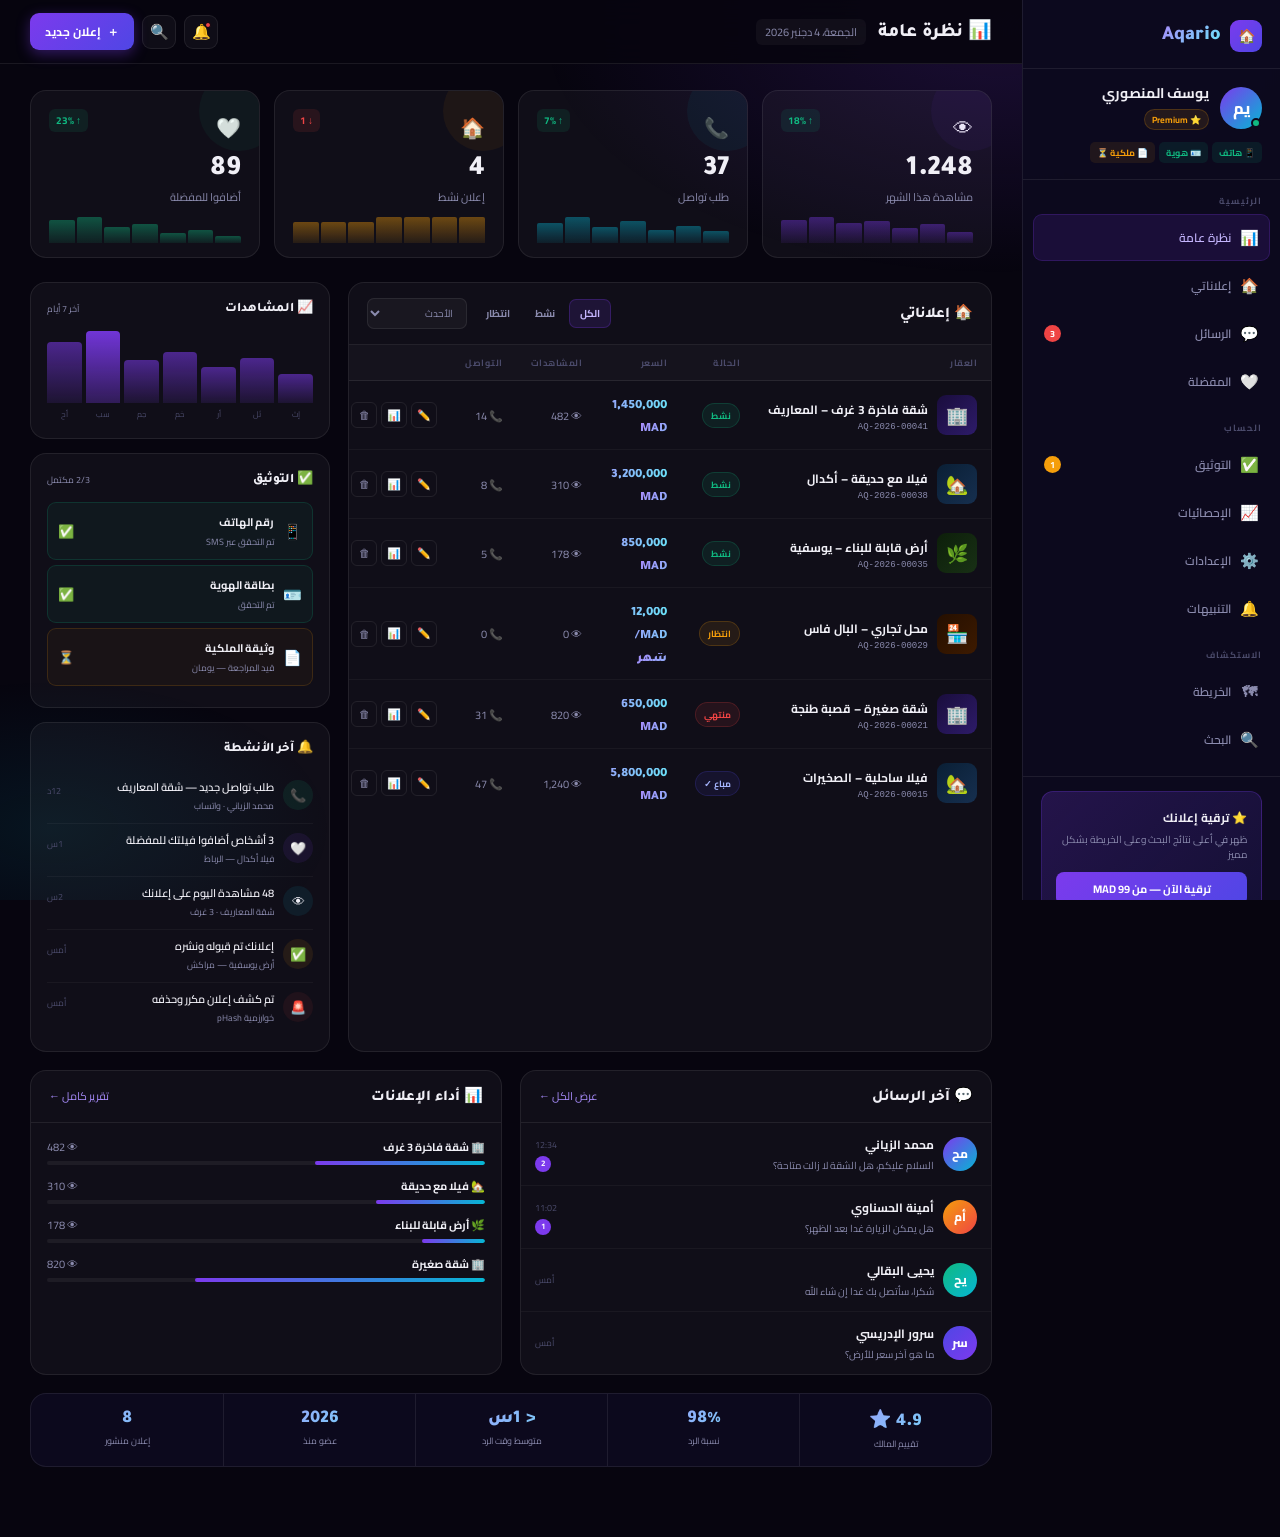
<file: dashboard.html>
<!DOCTYPE html>
<html lang="ar" dir="rtl">
<head>
<meta charset="UTF-8">
<meta name="viewport" content="width=device-width, initial-scale=1.0">
<title>Aqario – لوحة التحكم</title>
<link href="https://fonts.googleapis.com/css2?family=Cairo:wght@300;400;600;700;900&family=Tajawal:wght@700;800;900&display=swap" rel="stylesheet">
<style>
:root{
  --bg:#07050F;--bg2:#0D0A1E;--bg3:#110D25;
  --card:rgba(255,255,255,.04);--card2:rgba(255,255,255,.065);
  --border:rgba(255,255,255,.08);--border2:rgba(255,255,255,.13);
  --primary:#7C3AED;--accent:#4F46E5;--teal:#06B6D4;
  --gold:#F59E0B;--green:#10B981;--red:#EF4444;--orange:#F97316;
  --text:#F0EFF6;--muted:#8B8BAE;--muted2:#4A4A6A;
  --sidebar:258px;
}
*{margin:0;padding:0;box-sizing:border-box;}
body{
  font-family:'Cairo',sans-serif;background:var(--bg);
  color:var(--text);min-height:100vh;display:flex;overflow-x:hidden;
}
body::before{
  content:'';position:fixed;inset:0;pointer-events:none;z-index:0;
  background:
    radial-gradient(ellipse 65% 50% at 78% 3%,rgba(124,58,237,.17) 0%,transparent 55%),
    radial-gradient(ellipse 40% 30% at 4% 92%,rgba(6,182,212,.09) 0%,transparent 55%);
}

/* ══ SIDEBAR ══════════════════════════════════════════════════ */
.sidebar{
  width:var(--sidebar);flex-shrink:0;
  background:rgba(13,10,30,.97);backdrop-filter:blur(24px);
  border-left:1px solid var(--border);
  position:fixed;top:0;right:0;bottom:0;z-index:60;
  display:flex;flex-direction:column;overflow-y:auto;
}
.sidebar::-webkit-scrollbar{width:3px;}
.sidebar::-webkit-scrollbar-thumb{background:rgba(124,58,237,.3);border-radius:3px;}

.sb-logo{
  display:flex;align-items:center;gap:9px;
  padding:20px 18px 16px;border-bottom:1px solid var(--border);
}
.sb-logo-mark{
  width:32px;height:32px;border-radius:9px;flex-shrink:0;
  background:linear-gradient(135deg,var(--primary),var(--accent));
  display:flex;align-items:center;justify-content:center;font-size:14px;
}
.sb-logo-text{
  font-family:'Tajawal',sans-serif;font-size:20px;font-weight:900;
  background:linear-gradient(135deg,#A78BFA,#67E8F9);
  -webkit-background-clip:text;-webkit-text-fill-color:transparent;
}

/* User profile strip */
.sb-profile{
  padding:16px 18px;border-bottom:1px solid var(--border);
}
.sb-av-row{display:flex;align-items:center;gap:11px;margin-bottom:10px;}
.sb-av{
  width:42px;height:42px;border-radius:50%;flex-shrink:0;
  background:linear-gradient(135deg,var(--primary),var(--teal));
  display:flex;align-items:center;justify-content:center;
  font-size:16px;font-weight:800;color:#fff;-webkit-text-fill-color:#fff;
  position:relative;
}
.av-online{
  position:absolute;bottom:1px;right:1px;
  width:10px;height:10px;border-radius:50%;
  background:var(--green);border:2px solid var(--bg2);
}
.sb-name{font-size:14px;font-weight:700;line-height:1.2;}
.sb-plan{
  display:inline-flex;align-items:center;gap:4px;margin-top:2px;
  padding:1px 7px;border-radius:20px;font-size:9px;font-weight:700;
  background:rgba(245,158,11,.1);border:1px solid rgba(245,158,11,.2);color:var(--gold);
}
.ver-pills{display:flex;gap:4px;flex-wrap:wrap;}
.vp{padding:2px 7px;border-radius:5px;font-size:9px;font-weight:700;}
.vp-ok  {background:rgba(16,185,129,.1); color:var(--green);}
.vp-pend{background:rgba(245,158,11,.09);color:var(--gold);}
.vp-no  {background:rgba(255,255,255,.05);color:var(--muted);}

/* Nav */
.sb-nav{padding:12px 10px;flex:1;}
.nav-sec-lbl{
  font-size:9px;font-weight:700;color:var(--muted2);
  text-transform:uppercase;letter-spacing:1px;
  padding:0 8px;margin:14px 0 5px;
}
.nav-sec-lbl:first-child{margin-top:0;}
.nv{
  display:flex;align-items:center;gap:9px;
  padding:8px 10px;border-radius:9px;cursor:pointer;
  font-size:12px;font-weight:600;color:var(--muted);
  transition:all .17s;margin-bottom:1px;
  border:1px solid transparent;
}
.nv:hover{background:rgba(255,255,255,.04);color:var(--text);}
.nv.act{background:rgba(124,58,237,.13);border-color:rgba(124,58,237,.22);color:#C4B5FD;}
.nv-ico{font-size:15px;width:19px;text-align:center;flex-shrink:0;}
.nv-badge{
  margin-right:auto;min-width:17px;height:17px;padding:0 4px;
  border-radius:9px;background:var(--red);
  font-size:9px;font-weight:700;color:#fff;-webkit-text-fill-color:#fff;
  display:flex;align-items:center;justify-content:center;
}
.nv-badge.gold{background:var(--gold);}

/* Upgrade box */
.sb-upgrade{padding:14px 18px;border-top:1px solid var(--border);}
.upg{
  background:linear-gradient(135deg,rgba(124,58,237,.22),rgba(79,70,229,.12));
  border:1px solid rgba(124,58,237,.28);border-radius:12px;padding:14px;
}
.upg h5{font-size:12px;font-weight:700;margin-bottom:3px;}
.upg p{font-size:10px;color:var(--muted);line-height:1.5;margin-bottom:10px;}
.upg-btn{
  width:100%;padding:7px;border-radius:8px;border:none;cursor:pointer;
  background:linear-gradient(135deg,var(--primary),var(--accent));
  color:#fff;-webkit-text-fill-color:#fff;
  font-family:'Cairo',sans-serif;font-size:11px;font-weight:700;
}

/* ══ MAIN ═════════════════════════════════════════════════════ */
.main{margin-right:var(--sidebar);flex:1;position:relative;z-index:1;min-height:100vh;}

/* Topbar */
.topbar{
  position:sticky;top:0;z-index:50;
  display:flex;align-items:center;justify-content:space-between;
  padding:13px 30px;
  background:rgba(7,5,15,.9);backdrop-filter:blur(22px);
  border-bottom:1px solid var(--border);
}
.tb-left{display:flex;align-items:center;gap:12px;}
.tb-title{font-family:'Tajawal',sans-serif;font-size:19px;font-weight:800;}
.tb-date{font-size:11px;color:var(--muted);padding:3px 9px;border-radius:6px;background:rgba(255,255,255,.04);}
.tb-right{display:flex;align-items:center;gap:8px;}
.ico-btn{
  width:34px;height:34px;border-radius:9px;border:1px solid var(--border);
  background:var(--card);display:flex;align-items:center;justify-content:center;
  font-size:15px;cursor:pointer;transition:all .18s;position:relative;
}
.ico-btn:hover{border-color:rgba(124,58,237,.35);}
.ico-dot{
  position:absolute;top:6px;right:6px;width:6px;height:6px;
  background:var(--red);border-radius:50%;border:1.5px solid var(--bg);
}
.new-btn{
  display:flex;align-items:center;gap:5px;padding:7px 15px;
  background:linear-gradient(135deg,var(--primary),var(--accent));
  border:none;border-radius:9px;color:#fff;-webkit-text-fill-color:#fff;
  font-family:'Cairo',sans-serif;font-size:12px;font-weight:700;cursor:pointer;
  box-shadow:0 4px 14px rgba(124,58,237,.38);transition:all .2s;
}
.new-btn:hover{transform:translateY(-1px);box-shadow:0 6px 20px rgba(124,58,237,.5);}

/* ══ CONTENT ══════════════════════════════════════════════════ */
.content{padding:26px 30px 70px;}

/* ── KPI Row ── */
.kpi-row{display:grid;grid-template-columns:repeat(4,1fr);gap:14px;margin-bottom:24px;}
.kpi{
  background:var(--card);border:1px solid var(--border);
  border-radius:16px;padding:18px 18px 14px;
  overflow:hidden;position:relative;transition:all .22s;cursor:default;
}
.kpi:hover{border-color:rgba(124,58,237,.28);transform:translateY(-2px);box-shadow:0 8px 28px rgba(0,0,0,.28);}
.kpi::after{
  content:'';position:absolute;top:-20px;right:-20px;
  width:80px;height:80px;border-radius:50%;opacity:.06;pointer-events:none;
}
.kpi-views::after  {background:var(--primary);}
.kpi-contacts::after{background:var(--teal);}
.kpi-listings::after{background:var(--gold);}
.kpi-favs::after   {background:var(--green);}

.kpi-top{display:flex;justify-content:space-between;align-items:flex-start;margin-bottom:10px;}
.kpi-icon{font-size:20px;}
.kpi-badge{
  display:flex;align-items:center;gap:2px;
  padding:2px 7px;border-radius:6px;font-size:10px;font-weight:700;
}
.kb-up  {background:rgba(16,185,129,.1);color:var(--green);}
.kb-down{background:rgba(239,68,68,.1);color:var(--red);}

.kpi-val{font-family:'Tajawal',sans-serif;font-size:28px;font-weight:900;line-height:1;margin-bottom:3px;}
.kpi-lbl{font-size:11px;color:var(--muted);}
.mini-spark{display:flex;align-items:flex-end;gap:2px;height:26px;margin-top:10px;}
.ms-bar{
  flex:1;border-radius:2px 2px 0 0;
  background:linear-gradient(180deg,rgba(124,58,237,.5),rgba(124,58,237,.1));
  transition:height .5s;
}

/* ── Main grid ── */
.grid-body{display:grid;grid-template-columns:1fr 300px;gap:18px;margin-bottom:18px;}

/* ── Listings section ── */
.section{
  background:var(--card);border:1px solid var(--border);
  border-radius:16px;overflow:hidden;
}
.sec-head{
  display:flex;align-items:center;justify-content:space-between;
  padding:15px 18px;border-bottom:1px solid var(--border);
}
.sec-head h3{font-family:'Tajawal',sans-serif;font-size:15px;font-weight:800;}
.sec-head-r{display:flex;align-items:center;gap:8px;}
.tab-pills{display:flex;gap:3px;}
.tp{
  padding:4px 10px;border-radius:7px;font-size:10px;font-weight:700;
  cursor:pointer;border:1px solid transparent;color:var(--muted);
  transition:all .16s;font-family:'Cairo',sans-serif;
}
.tp.on{background:rgba(124,58,237,.14);border-color:rgba(124,58,237,.25);color:#C4B5FD;}
.tp:hover:not(.on){color:var(--text);}
.fsel{
  background:rgba(255,255,255,.04);border:1px solid var(--border);
  border-radius:7px;padding:4px 9px;color:var(--muted);
  font-family:'Cairo',sans-serif;font-size:10px;cursor:pointer;outline:none;
}
.fsel option{background:#110d24;}
.view-all{font-size:11px;color:#A78BFA;cursor:pointer;}

/* Table */
.tbl{width:100%;border-collapse:collapse;}
.tbl thead th{
  padding:9px 14px;text-align:right;font-size:9px;font-weight:700;
  color:var(--muted2);text-transform:uppercase;letter-spacing:.5px;
  background:rgba(255,255,255,.02);border-bottom:1px solid var(--border);
}
.tbl tbody tr{cursor:pointer;transition:background .14s;}
.tbl tbody tr:hover td{background:rgba(255,255,255,.025);}
.tbl tbody td{
  padding:11px 14px;border-bottom:1px solid rgba(255,255,255,.04);
  font-size:12px;vertical-align:middle;
}
.tbl tbody tr:last-child td{border-bottom:none;}

.prop-cell{display:flex;align-items:center;gap:9px;}
.prop-thumb{
  width:40px;height:40px;border-radius:9px;
  display:flex;align-items:center;justify-content:center;
  font-size:18px;flex-shrink:0;
}
.pt-a{background:linear-gradient(135deg,#1a0d3d,#2d1b69);}
.pt-v{background:linear-gradient(135deg,#0a1f35,#162f4f);}
.pt-l{background:linear-gradient(135deg,#0d1f0a,#183015);}
.pt-s{background:linear-gradient(135deg,#250f00,#3d1a00);}
.pt-title{font-size:12px;font-weight:700;margin-bottom:1px;white-space:nowrap;overflow:hidden;text-overflow:ellipsis;max-width:160px;}
.pt-ref  {font-size:9px;color:var(--muted);font-family:monospace;}

.stt{display:inline-flex;align-items:center;gap:3px;padding:3px 8px;border-radius:20px;font-size:9px;font-weight:700;white-space:nowrap;}
.stt-a{background:rgba(16,185,129,.1); border:1px solid rgba(16,185,129,.2);color:var(--green);}
.stt-p{background:rgba(245,158,11,.09);border:1px solid rgba(245,158,11,.2);color:var(--gold);}
.stt-e{background:rgba(239,68,68,.09); border:1px solid rgba(239,68,68,.2);color:var(--red);}
.stt-s{background:rgba(79,70,229,.1);  border:1px solid rgba(79,70,229,.2); color:#A5B4FC;}

.price-val{font-family:'Tajawal',sans-serif;font-size:13px;font-weight:900;background:linear-gradient(135deg,#A78BFA,#67E8F9);-webkit-background-clip:text;-webkit-text-fill-color:transparent;}
.views-val{font-size:11px;color:var(--muted);}
.row-acts{display:flex;gap:4px;justify-content:flex-end;}
.ra{
  width:26px;height:26px;border-radius:6px;border:1px solid var(--border);
  background:transparent;color:var(--muted);font-size:11px;cursor:pointer;
  display:flex;align-items:center;justify-content:center;transition:all .18s;
}
.ra:hover{border-color:rgba(124,58,237,.3);color:#A78BFA;}
.ra.danger:hover{border-color:rgba(239,68,68,.3);color:var(--red);}

/* ── Right column ── */
.right-col{display:flex;flex-direction:column;gap:14px;}

.rc-card{
  background:var(--card);border:1px solid var(--border);
  border-radius:16px;padding:16px;
}
.rc-card h4{
  font-family:'Tajawal',sans-serif;font-size:13px;font-weight:800;
  display:flex;align-items:center;gap:6px;margin-bottom:13px;
}
.rc-card h4 .sub{font-size:9px;color:var(--muted);font-family:'Cairo',sans-serif;font-weight:400;margin-right:auto;}

/* Bar chart */
.bar-chart{display:flex;align-items:flex-end;gap:4px;height:72px;}
.bc{
  flex:1;border-radius:4px 4px 0 0;cursor:pointer;
  background:linear-gradient(180deg,rgba(124,58,237,.55),rgba(124,58,237,.12));
  transition:background .18s,height .5s;position:relative;
}
.bc:hover{background:linear-gradient(180deg,rgba(124,58,237,.9),rgba(124,58,237,.3));}
.bc::before{
  content:attr(data-v);position:absolute;top:-16px;left:50%;transform:translateX(-50%);
  font-size:8px;color:var(--muted);opacity:0;transition:opacity .18s;white-space:nowrap;
}
.bc:hover::before{opacity:1;}
.bc-lbl-row{display:flex;gap:4px;margin-top:4px;}
.bc-lbl{flex:1;text-align:center;font-size:8px;color:var(--muted2);}

/* Verification steps */
.ver-step{
  display:flex;align-items:center;gap:9px;
  padding:9px 10px;border-radius:9px;border:1px solid var(--border);
  background:rgba(255,255,255,.02);cursor:pointer;margin-bottom:5px;
  transition:all .18s;font-size:11px;
}
.ver-step:hover{border-color:rgba(124,58,237,.25);}
.ver-step.done{background:rgba(16,185,129,.06);border-color:rgba(16,185,129,.18);}
.ver-step.pend{background:rgba(245,158,11,.04);border-color:rgba(245,158,11,.16);}
.vs-ico{font-size:15px;flex-shrink:0;}
.vs-body{flex:1;}
.vs-title{font-weight:700;}
.vs-sub  {font-size:9px;color:var(--muted);margin-top:1px;}
.vs-state{font-size:13px;}

/* Activity feed */
.act-feed{display:flex;flex-direction:column;}
.af-item{
  display:flex;align-items:flex-start;gap:9px;
  padding:9px 0;border-bottom:1px solid rgba(255,255,255,.04);
}
.af-item:last-child{border-bottom:none;}
.af-dot{
  width:30px;height:30px;border-radius:50%;flex-shrink:0;
  display:flex;align-items:center;justify-content:center;font-size:13px;
}
.af-g{background:rgba(16,185,129,.1);}
.af-b{background:rgba(6,182,212,.09);}
.af-y{background:rgba(245,158,11,.09);}
.af-p{background:rgba(124,58,237,.1);}
.af-r{background:rgba(239,68,68,.07);}
.af-body{flex:1;}
.af-text{font-size:11px;font-weight:600;line-height:1.45;}
.af-sub {font-size:9px;color:var(--muted);margin-top:1px;}
.af-time{font-size:9px;color:var(--muted2);flex-shrink:0;margin-top:2px;}

/* ── Bottom row ── */
.bottom-grid{display:grid;grid-template-columns:1fr 1fr;gap:18px;margin-bottom:18px;}

/* Messages */
.msg-row{
  display:flex;align-items:center;gap:9px;
  padding:10px 14px;border-bottom:1px solid rgba(255,255,255,.04);
  cursor:pointer;transition:background .14s;
}
.msg-row:hover{background:rgba(255,255,255,.025);}
.msg-row:last-child{border-bottom:none;}
.msg-av{
  width:34px;height:34px;border-radius:50%;flex-shrink:0;
  display:flex;align-items:center;justify-content:center;
  font-size:12px;font-weight:800;color:#fff;-webkit-text-fill-color:#fff;
}
.msg-body{flex:1;min-width:0;}
.mb-name   {font-size:12px;font-weight:700;}
.mb-preview{font-size:10px;color:var(--muted);white-space:nowrap;overflow:hidden;text-overflow:ellipsis;}
.msg-meta{display:flex;flex-direction:column;align-items:flex-end;gap:3px;flex-shrink:0;}
.mm-time  {font-size:9px;color:var(--muted2);}
.mm-unread{
  min-width:16px;height:16px;padding:0 4px;border-radius:8px;
  background:var(--primary);font-size:8px;font-weight:700;
  color:#fff;-webkit-text-fill-color:#fff;
  display:flex;align-items:center;justify-content:center;
}

/* Performance */
.perf-item{margin-bottom:11px;}
.perf-item:last-child{margin-bottom:0;}
.pi-header{display:flex;justify-content:space-between;align-items:center;margin-bottom:4px;font-size:11px;}
.pi-name{font-weight:700;}
.pi-count{color:var(--muted);}
.pi-bar{height:4px;background:rgba(255,255,255,.06);border-radius:10px;overflow:hidden;}
.pi-fill{height:100%;border-radius:10px;background:linear-gradient(90deg,var(--primary),var(--teal));transition:width .7s;}

/* ── Footer metrics ── */
.foot-metrics{
  display:grid;grid-template-columns:repeat(5,1fr);
  background:rgba(13,10,30,.97);border:1px solid var(--border);
  border-radius:16px;overflow:hidden;
}
.fm{padding:14px 10px;text-align:center;border-left:1px solid var(--border);}
.fm:last-child{border-left:none;}
.fm-val{font-family:'Tajawal',sans-serif;font-size:18px;font-weight:900;background:linear-gradient(135deg,#A78BFA,#67E8F9);-webkit-background-clip:text;-webkit-text-fill-color:transparent;}
.fm-lbl{font-size:9px;color:var(--muted);margin-top:2px;}

/* Animations */
@keyframes fadeUp{from{opacity:0;transform:translateY(10px)}to{opacity:1;transform:translateY(0)}}
.kpi{animation:fadeUp .38s ease both;}
.kpi:nth-child(1){animation-delay:.05s}.kpi:nth-child(2){animation-delay:.1s}
.kpi:nth-child(3){animation-delay:.15s}.kpi:nth-child(4){animation-delay:.2s}
.section,.rc-card,.bottom-grid .section{animation:fadeUp .38s ease .18s both;}
</style>
</head>
<body>

<!-- ══════════════ SIDEBAR ══════════════ -->
<aside class="sidebar">
  <div class="sb-logo">
    <div class="sb-logo-mark">🏠</div>
    <span class="sb-logo-text">Aqario</span>
  </div>

  <div class="sb-profile">
    <div class="sb-av-row">
      <div class="sb-av">يم<div class="av-online"></div></div>
      <div>
        <div class="sb-name">يوسف المنصوري</div>
        <div class="sb-plan">⭐ Premium</div>
      </div>
    </div>
    <div class="ver-pills">
      <span class="vp vp-ok">📱 هاتف</span>
      <span class="vp vp-ok">🪪 هوية</span>
      <span class="vp vp-pend">📄 ملكية ⏳</span>
    </div>
  </div>

  <nav class="sb-nav">
    <div class="nav-sec-lbl">الرئيسية</div>
    <div class="nv act" onclick="setActive(this,'📊 نظرة عامة')"><span class="nv-ico">📊</span>نظرة عامة</div>
    <div class="nv" onclick="setActive(this,'🏠 إعلاناتي')"><span class="nv-ico">🏠</span>إعلاناتي</div>
    <div class="nv" onclick="setActive(this,'💬 الرسائل')"><span class="nv-ico">💬</span>الرسائل<span class="nv-badge">3</span></div>
    <div class="nv" onclick="setActive(this,'🤍 المفضلة')"><span class="nv-ico">🤍</span>المفضلة</div>

    <div class="nav-sec-lbl">الحساب</div>
    <div class="nv" onclick="setActive(this,'✅ التوثيق')"><span class="nv-ico">✅</span>التوثيق<span class="nv-badge gold">1</span></div>
    <div class="nv" onclick="setActive(this,'📈 الإحصائيات')"><span class="nv-ico">📈</span>الإحصائيات</div>
    <div class="nv" onclick="setActive(this,'⚙️ الإعدادات')"><span class="nv-ico">⚙️</span>الإعدادات</div>
    <div class="nv" onclick="setActive(this,'🔔 التنبيهات')"><span class="nv-ico">🔔</span>التنبيهات</div>

    <div class="nav-sec-lbl">الاستكشاف</div>
    <div class="nv" onclick="setActive(this,'🗺 الخريطة')"><span class="nv-ico">🗺</span>الخريطة</div>
    <div class="nv" onclick="setActive(this,'🔍 البحث')"><span class="nv-ico">🔍</span>البحث</div>
  </nav>

  <div class="sb-upgrade">
    <div class="upg">
      <h5>⭐ ترقية إعلانك</h5>
      <p>ظهر في أعلى نتائج البحث وعلى الخريطة بشكل مميز</p>
      <button class="upg-btn">ترقية الآن — من 99 MAD</button>
    </div>
  </div>
</aside>

<!-- ══════════════ MAIN ══════════════ -->
<div class="main">

  <div class="topbar">
    <div class="tb-left">
      <span class="tb-title" id="pageTitle">📊 نظرة عامة</span>
      <span class="tb-date" id="todayDate"></span>
    </div>
    <div class="tb-right">
      <div class="ico-btn" onclick="this.querySelector('.ico-dot').remove()">🔔<div class="ico-dot"></div></div>
      <div class="ico-btn">🔍</div>
      <button class="new-btn">＋ &nbsp;إعلان جديد</button>
    </div>
  </div>

  <div class="content">

    <!-- ── KPI ── -->
    <div class="kpi-row">
      <div class="kpi kpi-views">
        <div class="kpi-top"><span class="kpi-icon">👁</span><span class="kpi-badge kb-up">↑ 18%</span></div>
        <div class="kpi-val" id="kv0">0</div>
        <div class="kpi-lbl">مشاهدة هذا الشهر</div>
        <div class="mini-spark" id="ms0"></div>
      </div>
      <div class="kpi kpi-contacts">
        <div class="kpi-top"><span class="kpi-icon">📞</span><span class="kpi-badge kb-up">↑ 7%</span></div>
        <div class="kpi-val" id="kv1">0</div>
        <div class="kpi-lbl">طلب تواصل</div>
        <div class="mini-spark" id="ms1"></div>
      </div>
      <div class="kpi kpi-listings">
        <div class="kpi-top"><span class="kpi-icon">🏠</span><span class="kpi-badge kb-down">↓ 1</span></div>
        <div class="kpi-val" id="kv2">0</div>
        <div class="kpi-lbl">إعلان نشط</div>
        <div class="mini-spark" id="ms2"></div>
      </div>
      <div class="kpi kpi-favs">
        <div class="kpi-top"><span class="kpi-icon">🤍</span><span class="kpi-badge kb-up">↑ 23%</span></div>
        <div class="kpi-val" id="kv3">0</div>
        <div class="kpi-lbl">أضافوا للمفضلة</div>
        <div class="mini-spark" id="ms3"></div>
      </div>
    </div>

    <!-- ── Main grid ── -->
    <div class="grid-body">

      <!-- Listings table -->
      <div class="section">
        <div class="sec-head">
          <h3>🏠 إعلاناتي</h3>
          <div class="sec-head-r">
            <div class="tab-pills">
              <span class="tp on" onclick="filterL(this,'all')">الكل</span>
              <span class="tp" onclick="filterL(this,'a')">نشط</span>
              <span class="tp" onclick="filterL(this,'p')">انتظار</span>
            </div>
            <select class="fsel"><option>الأحدث</option><option>الأكثر مشاهدة</option><option>السعر ↑</option></select>
          </div>
        </div>
        <table class="tbl">
          <thead>
            <tr><th>العقار</th><th>الحالة</th><th>السعر</th><th>المشاهدات</th><th>التواصل</th><th></th></tr>
          </thead>
          <tbody id="ltb"></tbody>
        </table>
      </div>

      <!-- Right col -->
      <div class="right-col">

        <!-- Weekly chart -->
        <div class="rc-card">
          <h4>📈 المشاهدات <span class="sub">آخر 7 أيام</span></h4>
          <div class="bar-chart" id="bchart"></div>
          <div class="bc-lbl-row" id="bclbls"></div>
        </div>

        <!-- Verification -->
        <div class="rc-card">
          <h4>✅ التوثيق <span class="sub">2/3 مكتمل</span></h4>
          <div class="ver-step done">
            <span class="vs-ico">📱</span>
            <div class="vs-body"><div class="vs-title">رقم الهاتف</div><div class="vs-sub">تم التحقق عبر SMS</div></div>
            <span class="vs-state">✅</span>
          </div>
          <div class="ver-step done">
            <span class="vs-ico">🪪</span>
            <div class="vs-body"><div class="vs-title">بطاقة الهوية</div><div class="vs-sub">تم التحقق</div></div>
            <span class="vs-state">✅</span>
          </div>
          <div class="ver-step pend">
            <span class="vs-ico">📄</span>
            <div class="vs-body"><div class="vs-title">وثيقة الملكية</div><div class="vs-sub">قيد المراجعة — يومان</div></div>
            <span class="vs-state">⏳</span>
          </div>
        </div>

        <!-- Activity -->
        <div class="rc-card">
          <h4>🔔 آخر الأنشطة</h4>
          <div class="act-feed">
            <div class="af-item"><div class="af-dot af-g">📞</div><div class="af-body"><div class="af-text">طلب تواصل جديد — شقة المعاريف</div><div class="af-sub">محمد الزياني · واتساب</div></div><div class="af-time">12د</div></div>
            <div class="af-item"><div class="af-dot af-p">🤍</div><div class="af-body"><div class="af-text">3 أشخاص أضافوا فيلتك للمفضلة</div><div class="af-sub">فيلا أكدال — الرباط</div></div><div class="af-time">1س</div></div>
            <div class="af-item"><div class="af-dot af-b">👁</div><div class="af-body"><div class="af-text">48 مشاهدة اليوم على إعلانك</div><div class="af-sub">شقة المعاريف · 3 غرف</div></div><div class="af-time">2س</div></div>
            <div class="af-item"><div class="af-dot af-y">✅</div><div class="af-body"><div class="af-text">إعلانك تم قبوله ونشره</div><div class="af-sub">أرض يوسفية — مراكش</div></div><div class="af-time">أمس</div></div>
            <div class="af-item"><div class="af-dot af-r">🚨</div><div class="af-body"><div class="af-text">تم كشف إعلان مكرر وحذفه</div><div class="af-sub">خوارزمية pHash</div></div><div class="af-time">أمس</div></div>
          </div>
        </div>
      </div>
    </div>

    <!-- ── Bottom ── -->
    <div class="bottom-grid">

      <!-- Messages -->
      <div class="section">
        <div class="sec-head">
          <h3>💬 آخر الرسائل</h3>
          <span class="view-all">عرض الكل ←</span>
        </div>
        <div class="msg-row">
          <div class="msg-av" style="background:linear-gradient(135deg,#7C3AED,#06B6D4)">مح</div>
          <div class="msg-body"><div class="mb-name">محمد الزياني</div><div class="mb-preview">السلام عليكم، هل الشقة لا زالت متاحة؟</div></div>
          <div class="msg-meta"><span class="mm-time">12:34</span><span class="mm-unread">2</span></div>
        </div>
        <div class="msg-row">
          <div class="msg-av" style="background:linear-gradient(135deg,#F59E0B,#EF4444)">أم</div>
          <div class="msg-body"><div class="mb-name">أمينة الحسناوي</div><div class="mb-preview">هل يمكن الزيارة غدا بعد الظهر؟</div></div>
          <div class="msg-meta"><span class="mm-time">11:02</span><span class="mm-unread">1</span></div>
        </div>
        <div class="msg-row">
          <div class="msg-av" style="background:linear-gradient(135deg,#10B981,#06B6D4)">يح</div>
          <div class="msg-body"><div class="mb-name">يحيى البقالي</div><div class="mb-preview">شكرا، سأتصل بك غدا إن شاء الله</div></div>
          <div class="msg-meta"><span class="mm-time">أمس</span></div>
        </div>
        <div class="msg-row">
          <div class="msg-av" style="background:linear-gradient(135deg,#4F46E5,#7C3AED)">سر</div>
          <div class="msg-body"><div class="mb-name">سرور الإدريسي</div><div class="mb-preview">ما هو آخر سعر للأرض؟</div></div>
          <div class="msg-meta"><span class="mm-time">أمس</span></div>
        </div>
      </div>

      <!-- Performance -->
      <div class="section">
        <div class="sec-head">
          <h3>📊 أداء الإعلانات</h3>
          <span class="view-all">تقرير كامل ←</span>
        </div>
        <div style="padding:14px 16px;" id="perfArea"></div>
      </div>

    </div>

    <!-- ── Footer metrics ── -->
    <div class="foot-metrics">
      <div class="fm"><div class="fm-val">4.9 ⭐</div><div class="fm-lbl">تقييم المالك</div></div>
      <div class="fm"><div class="fm-val">98%</div><div class="fm-lbl">نسبة الرد</div></div>
      <div class="fm"><div class="fm-val">&lt; 1س</div><div class="fm-lbl">متوسط وقت الرد</div></div>
      <div class="fm"><div class="fm-val">2026</div><div class="fm-lbl">عضو منذ</div></div>
      <div class="fm"><div class="fm-val">8</div><div class="fm-lbl">إعلان منشور</div></div>
    </div>

  </div>
</div>

<script>
// ── Data ────────────────────────────────────────────────────
const LISTINGS = [
  { id:'AQ-2026-00041', title:'شقة فاخرة 3 غرف – المعاريف', tc:'pt-a', icon:'🏢', st:'a', stlbl:'نشط',       price:'1,450,000 MAD', views:482, contacts:14 },
  { id:'AQ-2026-00038', title:'فيلا مع حديقة – أكدال',       tc:'pt-v', icon:'🏡', st:'a', stlbl:'نشط',       price:'3,200,000 MAD', views:310, contacts:8  },
  { id:'AQ-2026-00035', title:'أرض قابلة للبناء – يوسفية',   tc:'pt-l', icon:'🌿', st:'a', stlbl:'نشط',       price:'850,000 MAD',   views:178, contacts:5  },
  { id:'AQ-2026-00029', title:'محل تجاري – البال فاس',       tc:'pt-s', icon:'🏪', st:'p', stlbl:'انتظار',    price:'12,000 MAD/شهر',views:0,   contacts:0  },
  { id:'AQ-2026-00021', title:'شقة صغيرة – قصبة طنجة',      tc:'pt-a', icon:'🏢', st:'e', stlbl:'منتهي',     price:'650,000 MAD',   views:820, contacts:31 },
  { id:'AQ-2026-00015', title:'فيلا ساحلية – الصخيرات',     tc:'pt-v', icon:'🏡', st:'s', stlbl:'مباع ✓',    price:'5,800,000 MAD', views:1240,contacts:47 },
]
const STT = { a:'stt-a', p:'stt-p', e:'stt-e', s:'stt-s' }
const WEEK = [120,185,148,210,175,295,248]
const DAYS = ['إث','ثل','أر','خم','جم','سب','أح']

// ── Counter animation ────────────────────────────────────────
function count(id, to, dur=1100) {
  const el = document.getElementById(id), t0 = Date.now()
  const tick = () => {
    const p = Math.min((Date.now()-t0)/dur, 1)
    el.textContent = Math.round((1-Math.pow(1-p,3))*to).toLocaleString('ar-MA')
    if (p<1) requestAnimationFrame(tick)
  }; tick()
}

// ── Mini sparklines ──────────────────────────────────────────
function spark(id, data, color='#7C3AED') {
  const el = document.getElementById(id), mx = Math.max(...data)
  data.forEach(v => {
    const b = document.createElement('div')
    b.className = 'ms-bar'
    b.style.cssText = `height:${(v/mx*100)}%;flex:1;background:linear-gradient(180deg,${color}66,${color}18);border-radius:2px 2px 0 0;`
    el.appendChild(b)
  })
}

// ── Bar chart ────────────────────────────────────────────────
function buildChart() {
  const ch = document.getElementById('bchart'), lb = document.getElementById('bclbls')
  const mx = Math.max(...WEEK)
  WEEK.forEach((v,i) => {
    const b = document.createElement('div'); b.className='bc'; b.setAttribute('data-v',v)
    b.style.height='0'
    if (i===5) b.style.background='linear-gradient(180deg,rgba(124,58,237,.9),rgba(124,58,237,.3))'
    ch.appendChild(b)
    setTimeout(()=>b.style.height=(v/mx*100)+'%', 180+i*55)
    const l=document.createElement('div'); l.className='bc-lbl'; l.textContent=DAYS[i]; lb.appendChild(l)
  })
}

// ── Listings table ───────────────────────────────────────────
function renderL(filter='all') {
  const rows = filter==='all' ? LISTINGS : LISTINGS.filter(l=>l.st===filter)
  document.getElementById('ltb').innerHTML = rows.map(l=>`
    <tr>
      <td>
        <div class="prop-cell">
          <div class="prop-thumb ${l.tc}">${l.icon}</div>
          <div><div class="pt-title">${l.title}</div><div class="pt-ref">${l.id}</div></div>
        </div>
      </td>
      <td><span class="stt ${STT[l.st]}">${l.stlbl}</span></td>
      <td><span class="price-val">${l.price}</span></td>
      <td><span class="views-val">👁 ${l.views.toLocaleString()}</span></td>
      <td><span class="views-val">📞 ${l.contacts}</span></td>
      <td>
        <div class="row-acts">
          <button class="ra">✏️</button>
          <button class="ra">📊</button>
          <button class="ra danger">🗑</button>
        </div>
      </td>
    </tr>`).join('')
}
function filterL(el, f) {
  document.querySelectorAll('.tp').forEach(t=>t.classList.remove('on'))
  el.classList.add('on'); renderL(f)
}

// ── Performance bars ─────────────────────────────────────────
function renderPerf() {
  const mx = Math.max(...LISTINGS.map(l=>l.views))
  document.getElementById('perfArea').innerHTML = LISTINGS.filter(l=>l.views>0).slice(0,4).map(l=>`
    <div class="perf-item">
      <div class="pi-header">
        <span class="pi-name">${l.icon} ${l.title.split('–')[0].trim()}</span>
        <span class="pi-count">👁 ${l.views}</span>
      </div>
      <div class="pi-bar"><div class="pi-fill" style="width:0" data-w="${(l.views/mx*100).toFixed(1)}"></div></div>
    </div>`).join('')
  setTimeout(()=>document.querySelectorAll('.pi-fill').forEach(f=>f.style.width=f.dataset.w+'%'),100)
}

// ── Sidebar nav ──────────────────────────────────────────────
function setActive(el, title) {
  document.querySelectorAll('.nv').forEach(n=>n.classList.remove('act'))
  el.classList.add('act')
  document.getElementById('pageTitle').textContent = title
}

// ── Date ─────────────────────────────────────────────────────
document.getElementById('todayDate').textContent =
  new Date().toLocaleDateString('ar-MA',{weekday:'long',day:'numeric',month:'long',year:'numeric'})

// ── Init ─────────────────────────────────────────────────────
window.addEventListener('load', () => {
  setTimeout(()=>count('kv0',1248), 200)
  setTimeout(()=>count('kv1',  37), 320)
  setTimeout(()=>count('kv2',   4), 440)
  setTimeout(()=>count('kv3',  89), 560)
  spark('ms0',[40,68,55,80,72,95,85],'#7C3AED')
  spark('ms1',[8,12,9,15,11,18,14], '#06B6D4')
  spark('ms2',[5,5,5,5,4,4,4],      '#F59E0B')
  spark('ms3',[20,35,28,50,42,70,62],'#10B981')
  buildChart()
  renderL()
  renderPerf()
})
</script>
</body>
</html>
</file>
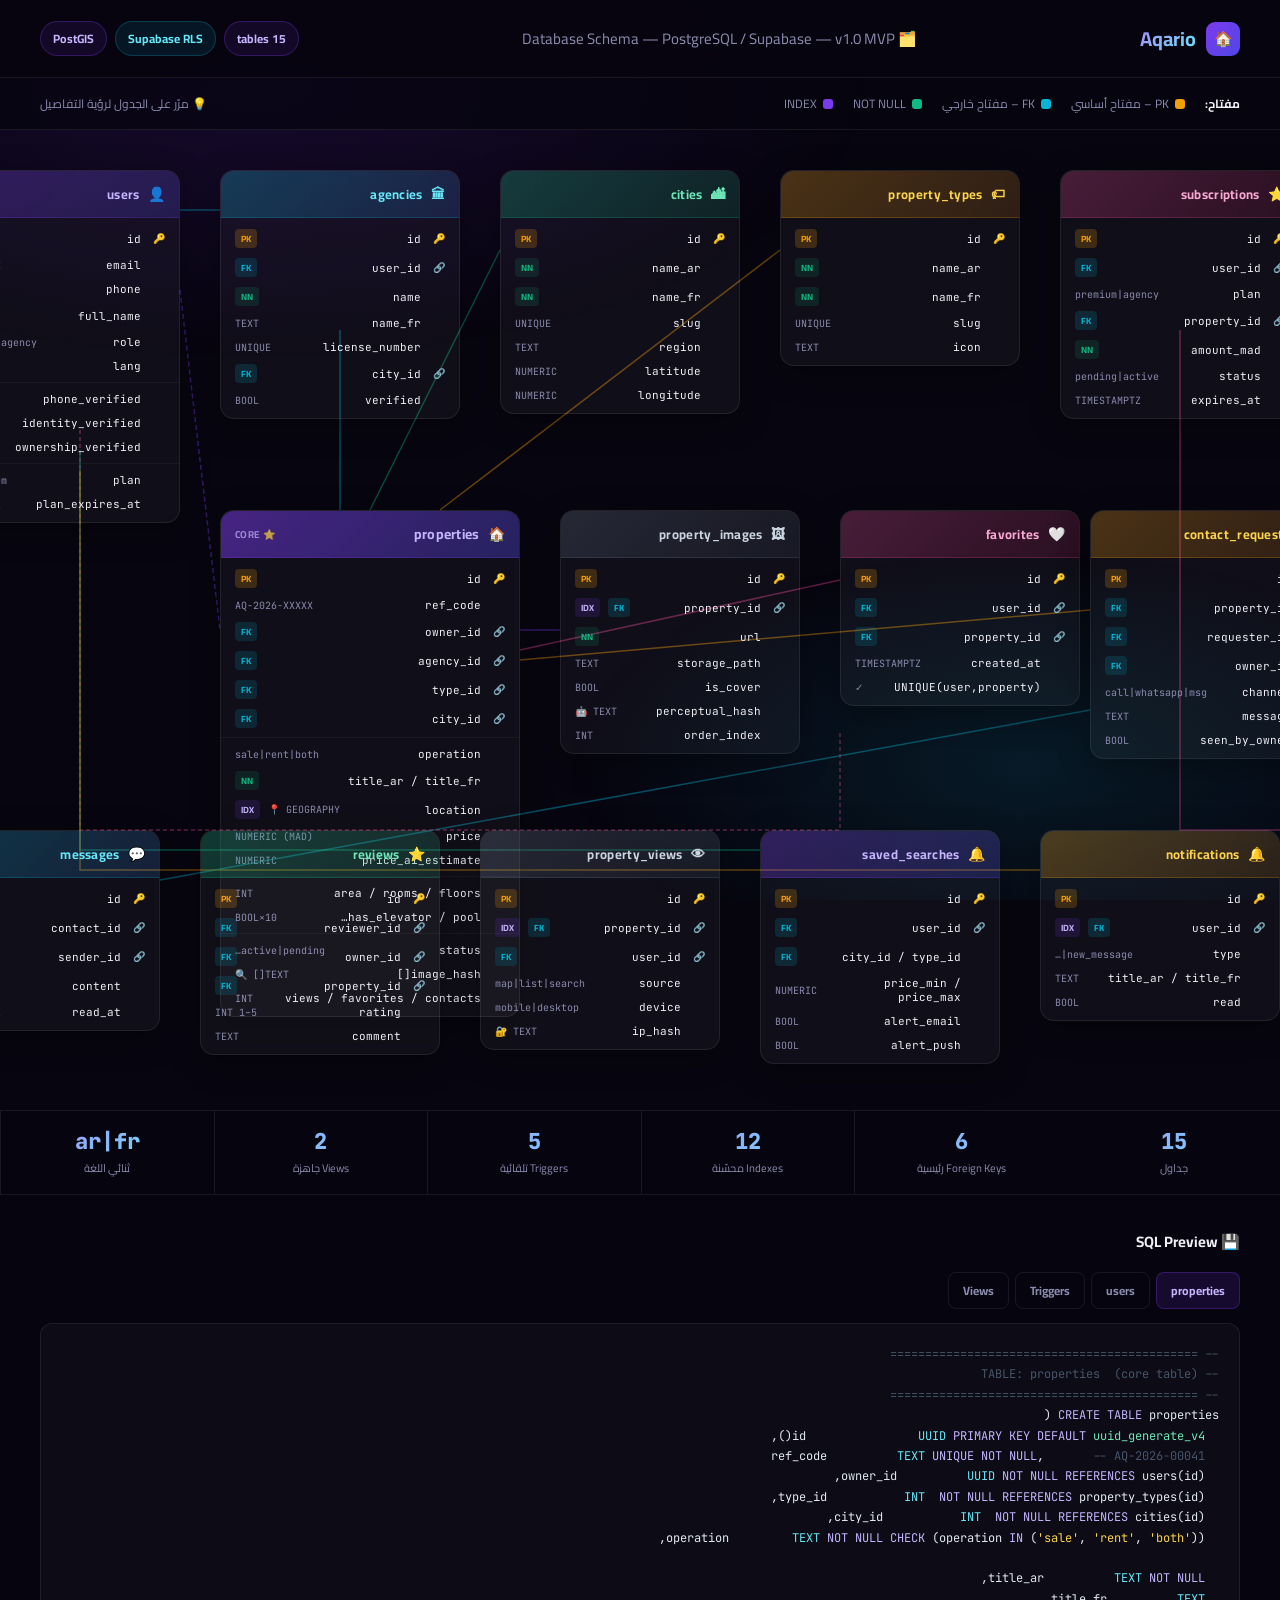
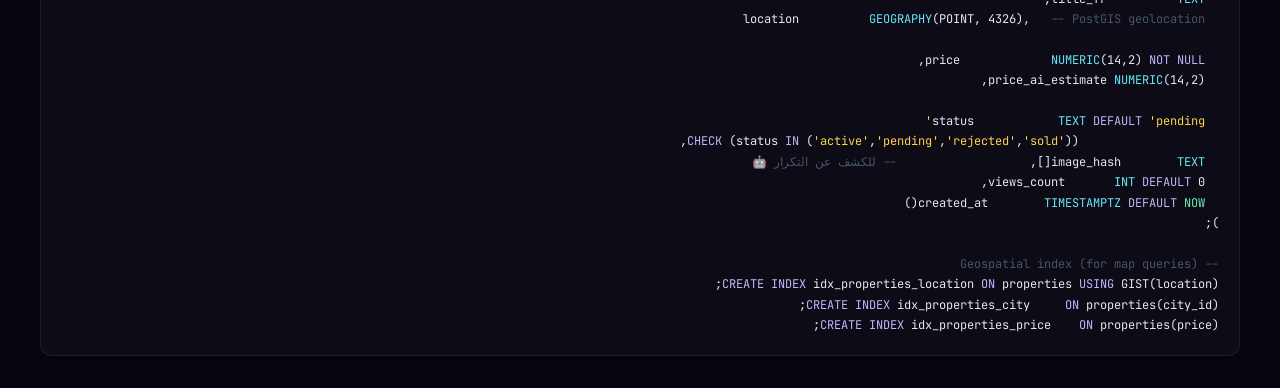
<file: db-schema-visual.html>
<!DOCTYPE html>
<html lang="ar" dir="rtl">
<head>
<meta charset="UTF-8">
<meta name="viewport" content="width=device-width, initial-scale=1.0">
<title>Aqario – Database Schema</title>
<link href="https://fonts.googleapis.com/css2?family=Cairo:wght@400;600;700&family=JetBrains+Mono:wght@400;600&display=swap" rel="stylesheet">
<style>
  :root {
    --bg: #07050F;
    --card: rgba(255,255,255,0.04);
    --border: rgba(255,255,255,0.08);
    --primary: #7C3AED;
    --accent: #06B6D4;
    --gold: #F59E0B;
    --green: #10B981;
    --red: #EF4444;
    --pink: #EC4899;
    --text: #F0EFF6;
    --muted: #8B8BAE;
  }
  * { margin:0; padding:0; box-sizing:border-box; }

  body {
    font-family: 'Cairo', sans-serif;
    background: var(--bg); color: var(--text);
    min-height: 100vh; overflow-x: auto;
  }

  body::before {
    content:''; position:fixed; inset:0; pointer-events:none; z-index:0;
    background:
      radial-gradient(ellipse 80% 50% at 20% 10%, rgba(91,33,182,0.18) 0%, transparent 60%),
      radial-gradient(ellipse 60% 40% at 80% 85%, rgba(6,182,212,0.12) 0%, transparent 60%);
  }

  /* HEADER */
  header {
    position:relative; z-index:10;
    display:flex; align-items:center; justify-content:space-between;
    padding: 20px 40px;
    border-bottom: 1px solid var(--border);
    background: rgba(7,5,15,0.9); backdrop-filter:blur(20px);
  }
  .logo { display:flex; align-items:center; gap:10px; }
  .logo-icon {
    width:34px; height:34px;
    background:linear-gradient(135deg,var(--primary),#4F46E5);
    border-radius:9px; display:flex; align-items:center; justify-content:center; font-size:15px;
  }
  .logo-text { font-size:20px; font-weight:700; background:linear-gradient(135deg,#A78BFA,#67E8F9); -webkit-background-clip:text; -webkit-text-fill-color:transparent; background-clip:text; }
  .header-title { font-size:15px; color:var(--muted); }
  .header-badge {
    display:flex; gap:8px;
  }
  .hbadge {
    padding:5px 12px; border-radius:20px; font-size:12px; font-weight:700;
    border: 1px solid;
  }
  .hb-blue { background:rgba(124,58,237,0.1); border-color:rgba(124,58,237,0.3); color:#C4B5FD; }
  .hb-cyan { background:rgba(6,182,212,0.1); border-color:rgba(6,182,212,0.25); color:#67E8F9; }

  /* LEGEND */
  .legend {
    position:relative; z-index:10;
    display:flex; gap:20px; align-items:center; flex-wrap:wrap;
    padding:14px 40px;
    background:rgba(7,5,15,0.7);
    border-bottom:1px solid var(--border);
    font-size:12px; color:var(--muted);
  }
  .leg-item { display:flex; align-items:center; gap:6px; }
  .leg-dot { width:10px; height:10px; border-radius:3px; }

  /* DIAGRAM AREA */
  .diagram {
    position:relative; z-index:1;
    padding:40px;
    min-width:1400px;
  }

  /* TABLE CARDS */
  .db-table {
    background:var(--card);
    border:1px solid var(--border);
    border-radius:14px; overflow:hidden;
    position:absolute;
    min-width:240px;
    box-shadow:0 8px 32px rgba(0,0,0,0.3);
    transition:all 0.2s;
  }
  .db-table:hover {
    border-color:rgba(124,58,237,0.4);
    box-shadow:0 12px 40px rgba(91,33,182,0.2);
    z-index:50;
  }

  .table-head {
    padding:10px 14px;
    display:flex; align-items:center; gap:8px;
    font-size:13px; font-weight:700;
    letter-spacing:0.3px;
  }
  .th-icon { font-size:14px; }

  .table-body { padding:6px 0; }
  .col-row {
    display:flex; align-items:center; gap:8px;
    padding:5px 14px; font-size:11px;
    transition:background 0.15s; cursor:default;
  }
  .col-row:hover { background:rgba(255,255,255,0.04); }
  .col-key { width:16px; font-size:10px; }
  .col-name { font-family:'JetBrains Mono',monospace; font-size:11px; flex:1; }
  .col-type { color:var(--muted); font-size:10px; font-family:'JetBrains Mono',monospace; }
  .col-badge {
    font-size:9px; padding:1px 6px; border-radius:4px; font-weight:700;
  }
  .pk { background:rgba(245,158,11,0.2); color:var(--gold); }
  .fk { background:rgba(6,182,212,0.15); color:var(--accent); }
  .nn { background:rgba(16,185,129,0.12); color:var(--green); }
  .idx{ background:rgba(124,58,237,0.15); color:#C4B5FD; }

  .col-divider { height:1px; background:rgba(255,255,255,0.04); margin:4px 0; }

  /* Table color themes */
  .t-purple .table-head { background:linear-gradient(135deg,rgba(124,58,237,0.3),rgba(79,70,229,0.2)); border-bottom:1px solid rgba(124,58,237,0.2); color:#C4B5FD; }
  .t-cyan   .table-head { background:linear-gradient(135deg,rgba(6,182,212,0.25),rgba(59,130,246,0.15)); border-bottom:1px solid rgba(6,182,212,0.2); color:#67E8F9; }
  .t-green  .table-head { background:linear-gradient(135deg,rgba(16,185,129,0.25),rgba(5,150,105,0.15)); border-bottom:1px solid rgba(16,185,129,0.2); color:#6EE7B7; }
  .t-gold   .table-head { background:linear-gradient(135deg,rgba(245,158,11,0.25),rgba(217,119,6,0.15)); border-bottom:1px solid rgba(245,158,11,0.2); color:#FCD34D; }
  .t-pink   .table-head { background:linear-gradient(135deg,rgba(236,72,153,0.25),rgba(190,24,93,0.15)); border-bottom:1px solid rgba(236,72,153,0.2); color:#F9A8D4; }
  .t-red    .table-head { background:linear-gradient(135deg,rgba(239,68,68,0.25),rgba(185,28,28,0.15)); border-bottom:1px solid rgba(239,68,68,0.2); color:#FCA5A5; }
  .t-slate  .table-head { background:linear-gradient(135deg,rgba(100,116,139,0.25),rgba(71,85,105,0.15)); border-bottom:1px solid rgba(100,116,139,0.2); color:#CBD5E1; }

  /* SVG connectors */
  .connectors { position:absolute; top:0; left:0; width:100%; height:100%; pointer-events:none; z-index:0; }
  .connector { fill:none; stroke-width:1.5; opacity:0.4; }
  .cn-purple { stroke:#7C3AED; }
  .cn-cyan   { stroke:#06B6D4; }
  .cn-green  { stroke:#10B981; }
  .cn-gold   { stroke:#F59E0B; }
  .cn-pink   { stroke:#EC4899; }

  /* POSITIONS */
  /* Row 1 */
  #t-users      { top:40px;   left:40px;  width:260px; }
  #t-agencies   { top:40px;   left:340px; width:240px; }
  #t-cities     { top:40px;   left:620px; width:240px; }
  #t-ptypes     { top:40px;   left:900px; width:240px; }
  #t-plans      { top:40px;   left:1180px;width:240px; }
  /* Row 2 - center */
  #t-properties { top:380px;  left:340px; width:300px; }
  /* Row 3 */
  #t-images     { top:380px;  left:680px; width:240px; }
  #t-favorites  { top:380px;  left:960px; width:220px; }
  #t-contacts   { top:380px;  left:1210px;width:240px; }
  /* Row 4 */
  #t-messages   { top:700px;  left:40px;  width:240px; }
  #t-reviews    { top:700px;  left:320px; width:240px; }
  #t-views      { top:700px;  left:600px; width:240px; }
  #t-searches   { top:700px;  left:880px; width:240px; }
  #t-notifs     { top:700px;  left:1160px;width:240px; }
  #t-subs       { top:700px;  left:1440px;width:240px; }

  /* STATS BAR */
  .stats-bar {
    position:relative; z-index:10;
    display:flex; gap:0;
    border-top:1px solid var(--border);
    background:rgba(7,5,15,0.9);
  }
  .stat-item {
    flex:1; padding:16px 24px; text-align:center;
    border-left:1px solid var(--border);
  }
  .stat-item:first-child { border-left:none; }
  .stat-num { font-size:22px; font-weight:800; font-family:'JetBrains Mono',monospace; background:linear-gradient(135deg,#A78BFA,#67E8F9); -webkit-background-clip:text; -webkit-text-fill-color:transparent; background-clip:text; }
  .stat-lbl { font-size:11px; color:var(--muted); margin-top:2px; }

  /* BOTTOM: SQL PREVIEW */
  .sql-section {
    position:relative; z-index:10;
    padding:32px 40px;
    border-top:1px solid var(--border);
    background:rgba(7,5,15,0.85);
  }
  .sql-title { font-size:15px; font-weight:700; margin-bottom:16px; display:flex; align-items:center; gap:8px; }
  .sql-tabs { display:flex; gap:6px; margin-bottom:14px; }
  .sqltab { padding:6px 14px; border-radius:8px; font-size:12px; font-weight:700; cursor:pointer; border:1px solid var(--border); background:transparent; color:var(--muted); font-family:'Cairo',sans-serif; transition:all 0.2s; }
  .sqltab.active { background:rgba(124,58,237,0.15); border-color:rgba(124,58,237,0.3); color:#C4B5FD; }
  pre {
    background:rgba(255,255,255,0.03); border:1px solid var(--border);
    border-radius:12px; padding:20px; overflow-x:auto;
    font-family:'JetBrains Mono',monospace; font-size:12px; line-height:1.7;
    color:#E2E8F0;
  }
  .kw { color:#C4B5FD; } /* keywords */
  .tp { color:#67E8F9; } /* types */
  .st { color:#FCD34D; } /* strings */
  .cm { color:#475569; } /* comments */
  .fn { color:#6EE7B7; } /* functions */
</style>
</head>
<body>

<!-- HEADER -->
<header>
  <div class="logo">
    <div class="logo-icon">🏠</div>
    <span class="logo-text">Aqario</span>
  </div>
  <div class="header-title">🗂️ Database Schema — PostgreSQL / Supabase — v1.0 MVP</div>
  <div class="header-badge">
    <span class="hbadge hb-blue">15 tables</span>
    <span class="hbadge hb-cyan">Supabase RLS</span>
    <span class="hbadge hb-blue">PostGIS</span>
  </div>
</header>

<!-- LEGEND -->
<div class="legend">
  <strong style="color:var(--text)">مفتاح:</strong>
  <div class="leg-item"><div class="leg-dot" style="background:var(--gold)"></div> PK – مفتاح أساسي</div>
  <div class="leg-item"><div class="leg-dot" style="background:var(--accent)"></div> FK – مفتاح خارجي</div>
  <div class="leg-item"><div class="leg-dot" style="background:var(--green)"></div> NOT NULL</div>
  <div class="leg-item"><div class="leg-dot" style="background:var(--primary)"></div> INDEX</div>
  <span style="margin-right:auto"></span>
  <span>💡 مرّر على الجدول لرؤية التفاصيل</span>
</div>

<!-- DIAGRAM -->
<div style="overflow-x:auto; position:relative;">
<div class="diagram" style="height:980px;">

  <!-- SVG CONNECTORS -->
  <svg class="connectors" style="position:absolute;top:0;left:0;width:1700px;height:980px;">
    <!-- users → properties -->
    <path class="connector cn-purple" d="M 300,160 L 340,500" stroke-dasharray="5,3"/>
    <!-- users → agencies -->
    <path class="connector cn-cyan" d="M 300,80 L 340,80"/>
    <!-- agencies → properties -->
    <path class="connector cn-cyan" d="M 460,200 L 460,380"/>
    <!-- cities → properties -->
    <path class="connector cn-green" d="M 620,120 L 490,380"/>
    <!-- ptypes → properties -->
    <path class="connector cn-gold" d="M 900,120 L 560,380"/>
    <!-- properties → images -->
    <path class="connector cn-purple" d="M 640,500 L 680,500"/>
    <!-- properties → favorites -->
    <path class="connector cn-pink" d="M 640,520 L 960,450"/>
    <!-- properties → contacts -->
    <path class="connector cn-gold" d="M 640,530 L 1210,480"/>
    <!-- contacts → messages -->
    <path class="connector cn-cyan" d="M 1210,580 L 280,750"/>
    <!-- users → favorites -->
    <path class="connector cn-pink" d="M 200,300 L 200,700 L 960,700 L 960,600" stroke-dasharray="4,3"/>
    <!-- users → searches -->
    <path class="connector cn-green" d="M 200,320 L 200,720 L 880,720"/>
    <!-- users → notifs -->
    <path class="connector cn-gold" d="M 200,340 L 200,740 L 1160,740"/>
    <!-- plans → subscriptions -->
    <path class="connector cn-pink" d="M 1300,200 L 1300,700 L 1440,700"/>
  </svg>

  <!-- TABLE: users -->
  <div class="db-table t-purple" id="t-users">
    <div class="table-head"><span class="th-icon">👤</span> users</div>
    <div class="table-body">
      <div class="col-row"><span class="col-key">🔑</span><span class="col-name">id</span><span class="col-badge pk">PK</span></div>
      <div class="col-row"><span class="col-key"></span><span class="col-name">email</span><span class="col-type">TEXT UNIQUE</span></div>
      <div class="col-row"><span class="col-key"></span><span class="col-name">phone</span><span class="col-type">TEXT</span></div>
      <div class="col-row"><span class="col-key"></span><span class="col-name">full_name</span><span class="col-badge nn">NN</span></div>
      <div class="col-row"><span class="col-key"></span><span class="col-name">role</span><span class="col-type">individual|agency</span></div>
      <div class="col-row"><span class="col-key"></span><span class="col-name">lang</span><span class="col-type">ar|fr</span></div>
      <div class="col-divider"></div>
      <div class="col-row"><span class="col-key"></span><span class="col-name">phone_verified</span><span class="col-type">BOOL</span></div>
      <div class="col-row"><span class="col-key"></span><span class="col-name">identity_verified</span><span class="col-type">BOOL</span></div>
      <div class="col-row"><span class="col-key"></span><span class="col-name">ownership_verified</span><span class="col-type">BOOL</span></div>
      <div class="col-divider"></div>
      <div class="col-row"><span class="col-key"></span><span class="col-name">plan</span><span class="col-type">free|premium</span></div>
      <div class="col-row"><span class="col-key"></span><span class="col-name">plan_expires_at</span><span class="col-type">TIMESTAMPTZ</span></div>
    </div>
  </div>

  <!-- TABLE: agencies -->
  <div class="db-table t-cyan" id="t-agencies">
    <div class="table-head"><span class="th-icon">🏛</span> agencies</div>
    <div class="table-body">
      <div class="col-row"><span class="col-key">🔑</span><span class="col-name">id</span><span class="col-badge pk">PK</span></div>
      <div class="col-row"><span class="col-key">🔗</span><span class="col-name">user_id</span><span class="col-badge fk">FK</span></div>
      <div class="col-row"><span class="col-key"></span><span class="col-name">name</span><span class="col-badge nn">NN</span></div>
      <div class="col-row"><span class="col-key"></span><span class="col-name">name_fr</span><span class="col-type">TEXT</span></div>
      <div class="col-row"><span class="col-key"></span><span class="col-name">license_number</span><span class="col-type">UNIQUE</span></div>
      <div class="col-row"><span class="col-key">🔗</span><span class="col-name">city_id</span><span class="col-badge fk">FK</span></div>
      <div class="col-row"><span class="col-key"></span><span class="col-name">verified</span><span class="col-type">BOOL</span></div>
    </div>
  </div>

  <!-- TABLE: cities -->
  <div class="db-table t-green" id="t-cities">
    <div class="table-head"><span class="th-icon">🏙</span> cities</div>
    <div class="table-body">
      <div class="col-row"><span class="col-key">🔑</span><span class="col-name">id</span><span class="col-badge pk">PK</span></div>
      <div class="col-row"><span class="col-key"></span><span class="col-name">name_ar</span><span class="col-badge nn">NN</span></div>
      <div class="col-row"><span class="col-key"></span><span class="col-name">name_fr</span><span class="col-badge nn">NN</span></div>
      <div class="col-row"><span class="col-key"></span><span class="col-name">slug</span><span class="col-type">UNIQUE</span></div>
      <div class="col-row"><span class="col-key"></span><span class="col-name">region</span><span class="col-type">TEXT</span></div>
      <div class="col-row"><span class="col-key"></span><span class="col-name">latitude</span><span class="col-type">NUMERIC</span></div>
      <div class="col-row"><span class="col-key"></span><span class="col-name">longitude</span><span class="col-type">NUMERIC</span></div>
    </div>
  </div>

  <!-- TABLE: property_types -->
  <div class="db-table t-gold" id="t-ptypes">
    <div class="table-head"><span class="th-icon">🏷</span> property_types</div>
    <div class="table-body">
      <div class="col-row"><span class="col-key">🔑</span><span class="col-name">id</span><span class="col-badge pk">PK</span></div>
      <div class="col-row"><span class="col-key"></span><span class="col-name">name_ar</span><span class="col-badge nn">NN</span></div>
      <div class="col-row"><span class="col-key"></span><span class="col-name">name_fr</span><span class="col-badge nn">NN</span></div>
      <div class="col-row"><span class="col-key"></span><span class="col-name">slug</span><span class="col-type">UNIQUE</span></div>
      <div class="col-row"><span class="col-key"></span><span class="col-name">icon</span><span class="col-type">TEXT</span></div>
    </div>
  </div>

  <!-- TABLE: subscriptions (plans) -->
  <div class="db-table t-pink" id="t-plans">
    <div class="table-head"><span class="th-icon">⭐</span> subscriptions</div>
    <div class="table-body">
      <div class="col-row"><span class="col-key">🔑</span><span class="col-name">id</span><span class="col-badge pk">PK</span></div>
      <div class="col-row"><span class="col-key">🔗</span><span class="col-name">user_id</span><span class="col-badge fk">FK</span></div>
      <div class="col-row"><span class="col-key"></span><span class="col-name">plan</span><span class="col-type">premium|agency</span></div>
      <div class="col-row"><span class="col-key">🔗</span><span class="col-name">property_id</span><span class="col-badge fk">FK</span></div>
      <div class="col-row"><span class="col-key"></span><span class="col-name">amount_mad</span><span class="col-badge nn">NN</span></div>
      <div class="col-row"><span class="col-key"></span><span class="col-name">status</span><span class="col-type">pending|active</span></div>
      <div class="col-row"><span class="col-key"></span><span class="col-name">expires_at</span><span class="col-type">TIMESTAMPTZ</span></div>
    </div>
  </div>

  <!-- TABLE: properties (CORE) -->
  <div class="db-table t-purple" id="t-properties" style="min-width:300px;">
    <div class="table-head" style="background:linear-gradient(135deg,rgba(124,58,237,0.5),rgba(79,70,229,0.35)); font-size:14px;">
      <span class="th-icon">🏠</span> properties <span style="font-size:10px;opacity:0.7;margin-right:auto">⭐ CORE</span>
    </div>
    <div class="table-body">
      <div class="col-row"><span class="col-key">🔑</span><span class="col-name">id</span><span class="col-badge pk">PK</span></div>
      <div class="col-row"><span class="col-key"></span><span class="col-name">ref_code</span><span class="col-type">AQ-2026-XXXXX</span></div>
      <div class="col-row"><span class="col-key">🔗</span><span class="col-name">owner_id</span><span class="col-badge fk">FK</span></div>
      <div class="col-row"><span class="col-key">🔗</span><span class="col-name">agency_id</span><span class="col-badge fk">FK</span></div>
      <div class="col-row"><span class="col-key">🔗</span><span class="col-name">type_id</span><span class="col-badge fk">FK</span></div>
      <div class="col-row"><span class="col-key">🔗</span><span class="col-name">city_id</span><span class="col-badge fk">FK</span></div>
      <div class="col-divider"></div>
      <div class="col-row"><span class="col-key"></span><span class="col-name">operation</span><span class="col-type">sale|rent|both</span></div>
      <div class="col-row"><span class="col-key"></span><span class="col-name">title_ar / title_fr</span><span class="col-badge nn">NN</span></div>
      <div class="col-row"><span class="col-key"></span><span class="col-name">location</span><span class="col-type">GEOGRAPHY 📍</span><span class="col-badge idx">IDX</span></div>
      <div class="col-row"><span class="col-key"></span><span class="col-name">price</span><span class="col-type">NUMERIC (MAD)</span></div>
      <div class="col-row"><span class="col-key"></span><span class="col-name">price_ai_estimate</span><span class="col-type">NUMERIC</span></div>
      <div class="col-divider"></div>
      <div class="col-row"><span class="col-key"></span><span class="col-name">area / rooms / floors</span><span class="col-type">INT</span></div>
      <div class="col-row"><span class="col-key"></span><span class="col-name">has_elevator / pool…</span><span class="col-type">BOOL×10</span></div>
      <div class="col-divider"></div>
      <div class="col-row"><span class="col-key"></span><span class="col-name">status</span><span class="col-type">active|pending…</span></div>
      <div class="col-row"><span class="col-key"></span><span class="col-name">image_hash[]</span><span class="col-type">TEXT[] 🔍</span></div>
      <div class="col-row"><span class="col-key"></span><span class="col-name">views / favorites / contacts</span><span class="col-type">INT</span></div>
    </div>
  </div>

  <!-- TABLE: property_images -->
  <div class="db-table t-slate" id="t-images">
    <div class="table-head"><span class="th-icon">🖼</span> property_images</div>
    <div class="table-body">
      <div class="col-row"><span class="col-key">🔑</span><span class="col-name">id</span><span class="col-badge pk">PK</span></div>
      <div class="col-row"><span class="col-key">🔗</span><span class="col-name">property_id</span><span class="col-badge fk">FK</span><span class="col-badge idx">IDX</span></div>
      <div class="col-row"><span class="col-key"></span><span class="col-name">url</span><span class="col-badge nn">NN</span></div>
      <div class="col-row"><span class="col-key"></span><span class="col-name">storage_path</span><span class="col-type">TEXT</span></div>
      <div class="col-row"><span class="col-key"></span><span class="col-name">is_cover</span><span class="col-type">BOOL</span></div>
      <div class="col-row"><span class="col-key"></span><span class="col-name">perceptual_hash</span><span class="col-type">TEXT 🤖</span></div>
      <div class="col-row"><span class="col-key"></span><span class="col-name">order_index</span><span class="col-type">INT</span></div>
    </div>
  </div>

  <!-- TABLE: favorites -->
  <div class="db-table t-pink" id="t-favorites">
    <div class="table-head"><span class="th-icon">🤍</span> favorites</div>
    <div class="table-body">
      <div class="col-row"><span class="col-key">🔑</span><span class="col-name">id</span><span class="col-badge pk">PK</span></div>
      <div class="col-row"><span class="col-key">🔗</span><span class="col-name">user_id</span><span class="col-badge fk">FK</span></div>
      <div class="col-row"><span class="col-key">🔗</span><span class="col-name">property_id</span><span class="col-badge fk">FK</span></div>
      <div class="col-row"><span class="col-key"></span><span class="col-name">created_at</span><span class="col-type">TIMESTAMPTZ</span></div>
      <div class="col-row"><span class="col-key"></span><span class="col-name">UNIQUE(user,property)</span><span class="col-type">✓</span></div>
    </div>
  </div>

  <!-- TABLE: contact_requests -->
  <div class="db-table t-gold" id="t-contacts">
    <div class="table-head"><span class="th-icon">📞</span> contact_requests</div>
    <div class="table-body">
      <div class="col-row"><span class="col-key">🔑</span><span class="col-name">id</span><span class="col-badge pk">PK</span></div>
      <div class="col-row"><span class="col-key">🔗</span><span class="col-name">property_id</span><span class="col-badge fk">FK</span></div>
      <div class="col-row"><span class="col-key">🔗</span><span class="col-name">requester_id</span><span class="col-badge fk">FK</span></div>
      <div class="col-row"><span class="col-key">🔗</span><span class="col-name">owner_id</span><span class="col-badge fk">FK</span></div>
      <div class="col-row"><span class="col-key"></span><span class="col-name">channel</span><span class="col-type">call|whatsapp|msg</span></div>
      <div class="col-row"><span class="col-key"></span><span class="col-name">message</span><span class="col-type">TEXT</span></div>
      <div class="col-row"><span class="col-key"></span><span class="col-name">seen_by_owner</span><span class="col-type">BOOL</span></div>
    </div>
  </div>

  <!-- TABLE: messages -->
  <div class="db-table t-cyan" id="t-messages">
    <div class="table-head"><span class="th-icon">💬</span> messages</div>
    <div class="table-body">
      <div class="col-row"><span class="col-key">🔑</span><span class="col-name">id</span><span class="col-badge pk">PK</span></div>
      <div class="col-row"><span class="col-key">🔗</span><span class="col-name">contact_id</span><span class="col-badge fk">FK</span></div>
      <div class="col-row"><span class="col-key">🔗</span><span class="col-name">sender_id</span><span class="col-badge fk">FK</span></div>
      <div class="col-row"><span class="col-key"></span><span class="col-name">content</span><span class="col-badge nn">NN</span></div>
      <div class="col-row"><span class="col-key"></span><span class="col-name">read_at</span><span class="col-type">TIMESTAMPTZ</span></div>
    </div>
  </div>

  <!-- TABLE: reviews -->
  <div class="db-table t-green" id="t-reviews">
    <div class="table-head"><span class="th-icon">⭐</span> reviews</div>
    <div class="table-body">
      <div class="col-row"><span class="col-key">🔑</span><span class="col-name">id</span><span class="col-badge pk">PK</span></div>
      <div class="col-row"><span class="col-key">🔗</span><span class="col-name">reviewer_id</span><span class="col-badge fk">FK</span></div>
      <div class="col-row"><span class="col-key">🔗</span><span class="col-name">owner_id</span><span class="col-badge fk">FK</span></div>
      <div class="col-row"><span class="col-key">🔗</span><span class="col-name">property_id</span><span class="col-badge fk">FK</span></div>
      <div class="col-row"><span class="col-key"></span><span class="col-name">rating</span><span class="col-type">INT 1–5</span></div>
      <div class="col-row"><span class="col-key"></span><span class="col-name">comment</span><span class="col-type">TEXT</span></div>
    </div>
  </div>

  <!-- TABLE: property_views -->
  <div class="db-table t-slate" id="t-views">
    <div class="table-head"><span class="th-icon">👁</span> property_views</div>
    <div class="table-body">
      <div class="col-row"><span class="col-key">🔑</span><span class="col-name">id</span><span class="col-badge pk">PK</span></div>
      <div class="col-row"><span class="col-key">🔗</span><span class="col-name">property_id</span><span class="col-badge fk">FK</span><span class="col-badge idx">IDX</span></div>
      <div class="col-row"><span class="col-key">🔗</span><span class="col-name">user_id</span><span class="col-badge fk">FK</span></div>
      <div class="col-row"><span class="col-key"></span><span class="col-name">source</span><span class="col-type">map|list|search</span></div>
      <div class="col-row"><span class="col-key"></span><span class="col-name">device</span><span class="col-type">mobile|desktop</span></div>
      <div class="col-row"><span class="col-key"></span><span class="col-name">ip_hash</span><span class="col-type">TEXT 🔐</span></div>
    </div>
  </div>

  <!-- TABLE: saved_searches -->
  <div class="db-table t-purple" id="t-searches">
    <div class="table-head"><span class="th-icon">🔔</span> saved_searches</div>
    <div class="table-body">
      <div class="col-row"><span class="col-key">🔑</span><span class="col-name">id</span><span class="col-badge pk">PK</span></div>
      <div class="col-row"><span class="col-key">🔗</span><span class="col-name">user_id</span><span class="col-badge fk">FK</span></div>
      <div class="col-row"><span class="col-key"></span><span class="col-name">city_id / type_id</span><span class="col-badge fk">FK</span></div>
      <div class="col-row"><span class="col-key"></span><span class="col-name">price_min / price_max</span><span class="col-type">NUMERIC</span></div>
      <div class="col-row"><span class="col-key"></span><span class="col-name">alert_email</span><span class="col-type">BOOL</span></div>
      <div class="col-row"><span class="col-key"></span><span class="col-name">alert_push</span><span class="col-type">BOOL</span></div>
    </div>
  </div>

  <!-- TABLE: notifications -->
  <div class="db-table t-gold" id="t-notifs">
    <div class="table-head"><span class="th-icon">🔔</span> notifications</div>
    <div class="table-body">
      <div class="col-row"><span class="col-key">🔑</span><span class="col-name">id</span><span class="col-badge pk">PK</span></div>
      <div class="col-row"><span class="col-key">🔗</span><span class="col-name">user_id</span><span class="col-badge fk">FK</span><span class="col-badge idx">IDX</span></div>
      <div class="col-row"><span class="col-key"></span><span class="col-name">type</span><span class="col-type">new_message|…</span></div>
      <div class="col-row"><span class="col-key"></span><span class="col-name">title_ar / title_fr</span><span class="col-type">TEXT</span></div>
      <div class="col-row"><span class="col-key"></span><span class="col-name">read</span><span class="col-type">BOOL</span></div>
    </div>
  </div>

  <!-- TABLE: duplicate_reports (bonus) -->
  <div class="db-table t-red" id="t-subs">
    <div class="table-head"><span class="th-icon">🚨</span> duplicate_reports</div>
    <div class="table-body">
      <div class="col-row"><span class="col-key">🔑</span><span class="col-name">id</span><span class="col-badge pk">PK</span></div>
      <div class="col-row"><span class="col-key">🔗</span><span class="col-name">reporter_id</span><span class="col-badge fk">FK</span></div>
      <div class="col-row"><span class="col-key">🔗</span><span class="col-name">property_id</span><span class="col-badge fk">FK</span></div>
      <div class="col-row"><span class="col-key">🔗</span><span class="col-name">duplicate_of_id</span><span class="col-badge fk">FK</span></div>
      <div class="col-row"><span class="col-key"></span><span class="col-name">status</span><span class="col-type">pending|confirmed</span></div>
    </div>
  </div>

</div>
</div>

<!-- STATS BAR -->
<div class="stats-bar">
  <div class="stat-item"><div class="stat-num">15</div><div class="stat-lbl">جداول</div></div>
  <div class="stat-item"><div class="stat-num">6</div><div class="stat-lbl">Foreign Keys رئيسية</div></div>
  <div class="stat-item"><div class="stat-num">12</div><div class="stat-lbl">Indexes محسّنة</div></div>
  <div class="stat-item"><div class="stat-num">5</div><div class="stat-lbl">Triggers تلقائية</div></div>
  <div class="stat-item"><div class="stat-num">2</div><div class="stat-lbl">Views جاهزة</div></div>
  <div class="stat-item"><div class="stat-num">ar|fr</div><div class="stat-lbl">ثنائي اللغة</div></div>
</div>

<!-- SQL PREVIEW -->
<div class="sql-section">
  <div class="sql-title">💾 SQL Preview</div>
  <div class="sql-tabs">
    <button class="sqltab active">properties</button>
    <button class="sqltab">users</button>
    <button class="sqltab">Triggers</button>
    <button class="sqltab">Views</button>
  </div>
  <pre><span class="cm">-- ============================================
-- TABLE: properties  (core table)
-- ============================================</span>
<span class="kw">CREATE TABLE</span> properties (
  id                <span class="tp">UUID</span> <span class="kw">PRIMARY KEY</span> <span class="kw">DEFAULT</span> <span class="fn">uuid_generate_v4</span>(),
  ref_code          <span class="tp">TEXT</span> <span class="kw">UNIQUE NOT NULL</span>,       <span class="cm">-- AQ-2026-00041</span>
  owner_id          <span class="tp">UUID</span> <span class="kw">NOT NULL REFERENCES</span> users(id),
  type_id           <span class="tp">INT</span>  <span class="kw">NOT NULL REFERENCES</span> property_types(id),
  city_id           <span class="tp">INT</span>  <span class="kw">NOT NULL REFERENCES</span> cities(id),
  operation         <span class="tp">TEXT</span> <span class="kw">NOT NULL CHECK</span> (operation <span class="kw">IN</span> (<span class="st">'sale'</span>, <span class="st">'rent'</span>, <span class="st">'both'</span>)),

  title_ar          <span class="tp">TEXT</span> <span class="kw">NOT NULL</span>,
  title_fr          <span class="tp">TEXT</span>,
  location          <span class="tp">GEOGRAPHY</span>(POINT, 4326),   <span class="cm">-- PostGIS geolocation</span>

  price             <span class="tp">NUMERIC</span>(14,2) <span class="kw">NOT NULL</span>,
  price_ai_estimate <span class="tp">NUMERIC</span>(14,2),

  status            <span class="tp">TEXT</span> <span class="kw">DEFAULT</span> <span class="st">'pending'</span>
                    <span class="kw">CHECK</span> (status <span class="kw">IN</span> (<span class="st">'active'</span>,<span class="st">'pending'</span>,<span class="st">'rejected'</span>,<span class="st">'sold'</span>)),
  image_hash        <span class="tp">TEXT</span>[],                   <span class="cm">-- للكشف عن التكرار 🤖</span>
  views_count       <span class="tp">INT</span> <span class="kw">DEFAULT</span> 0,
  created_at        <span class="tp">TIMESTAMPTZ</span> <span class="kw">DEFAULT</span> <span class="fn">NOW</span>()
);

<span class="cm">-- Geospatial index (for map queries)</span>
<span class="kw">CREATE INDEX</span> idx_properties_location <span class="kw">ON</span> properties <span class="kw">USING</span> GIST(location);
<span class="kw">CREATE INDEX</span> idx_properties_city     <span class="kw">ON</span> properties(city_id);
<span class="kw">CREATE INDEX</span> idx_properties_price    <span class="kw">ON</span> properties(price);</pre>
</div>

</body>
</html>
</file>
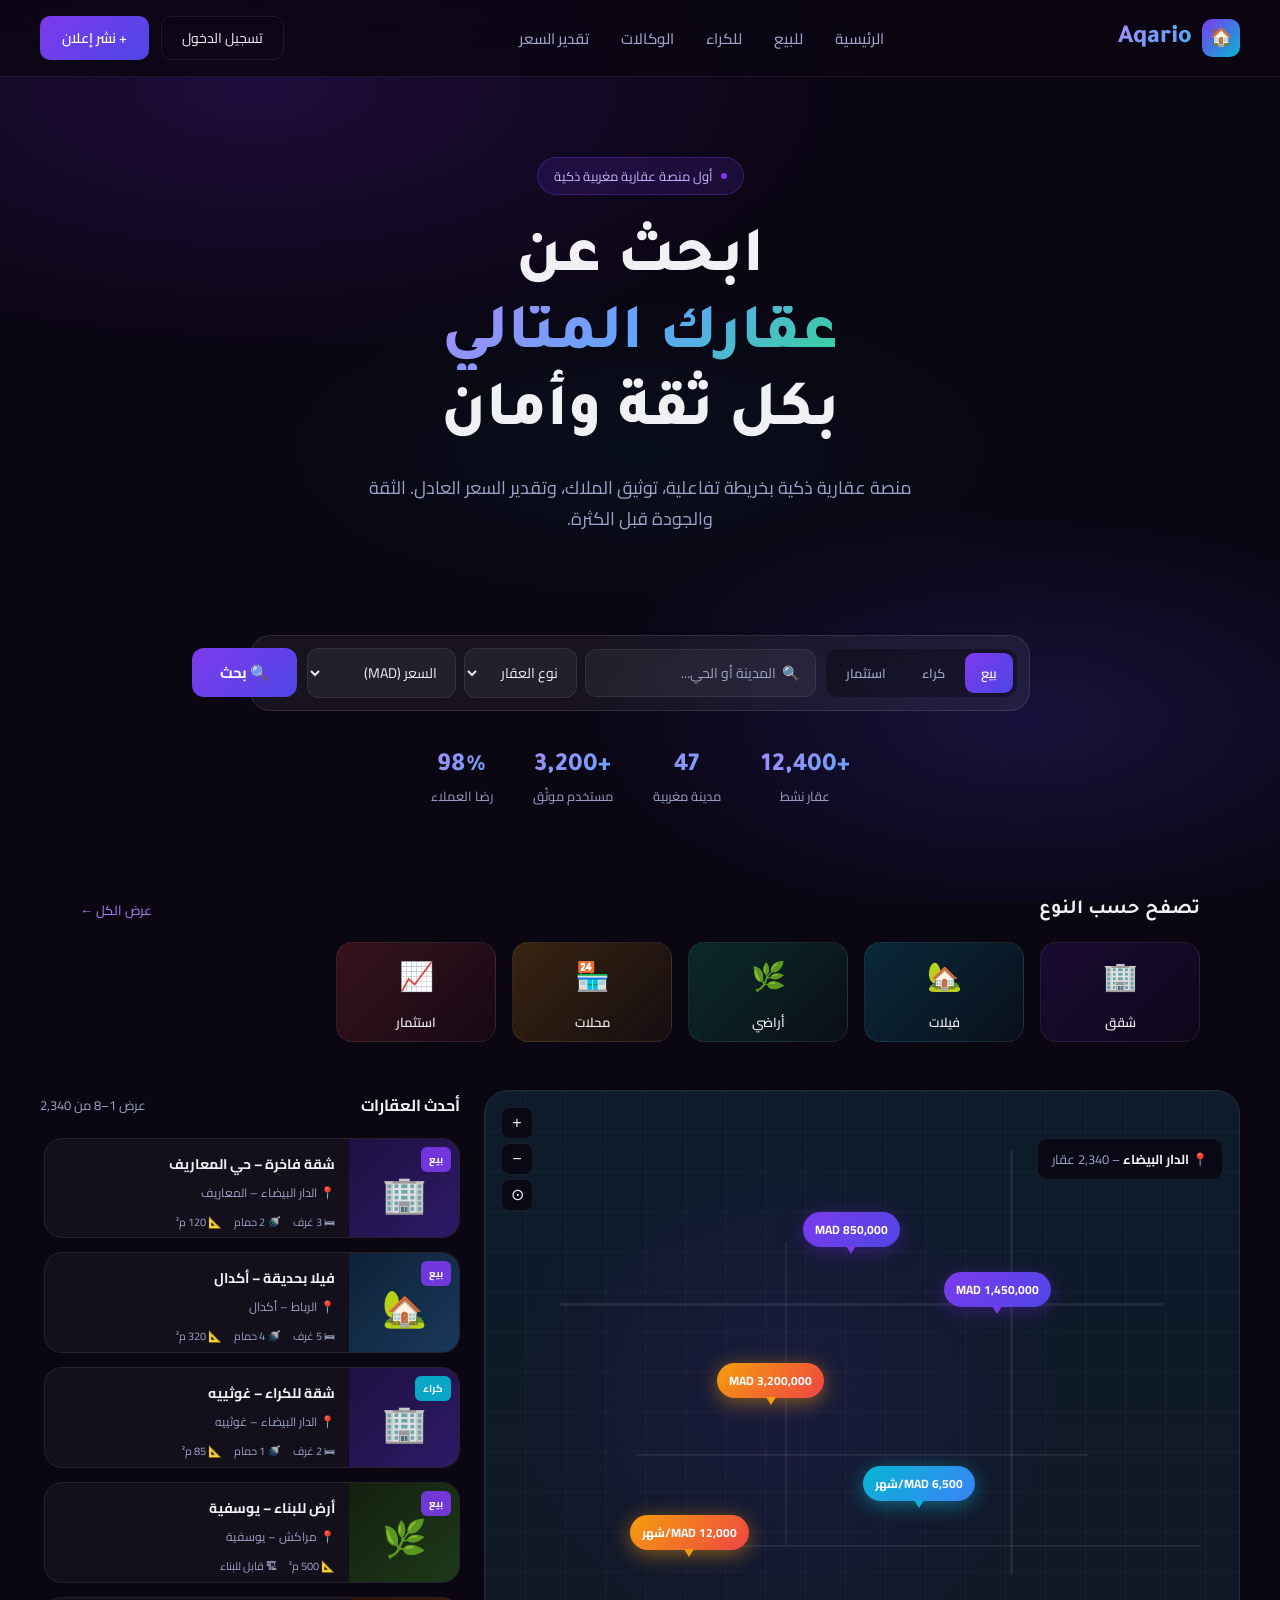
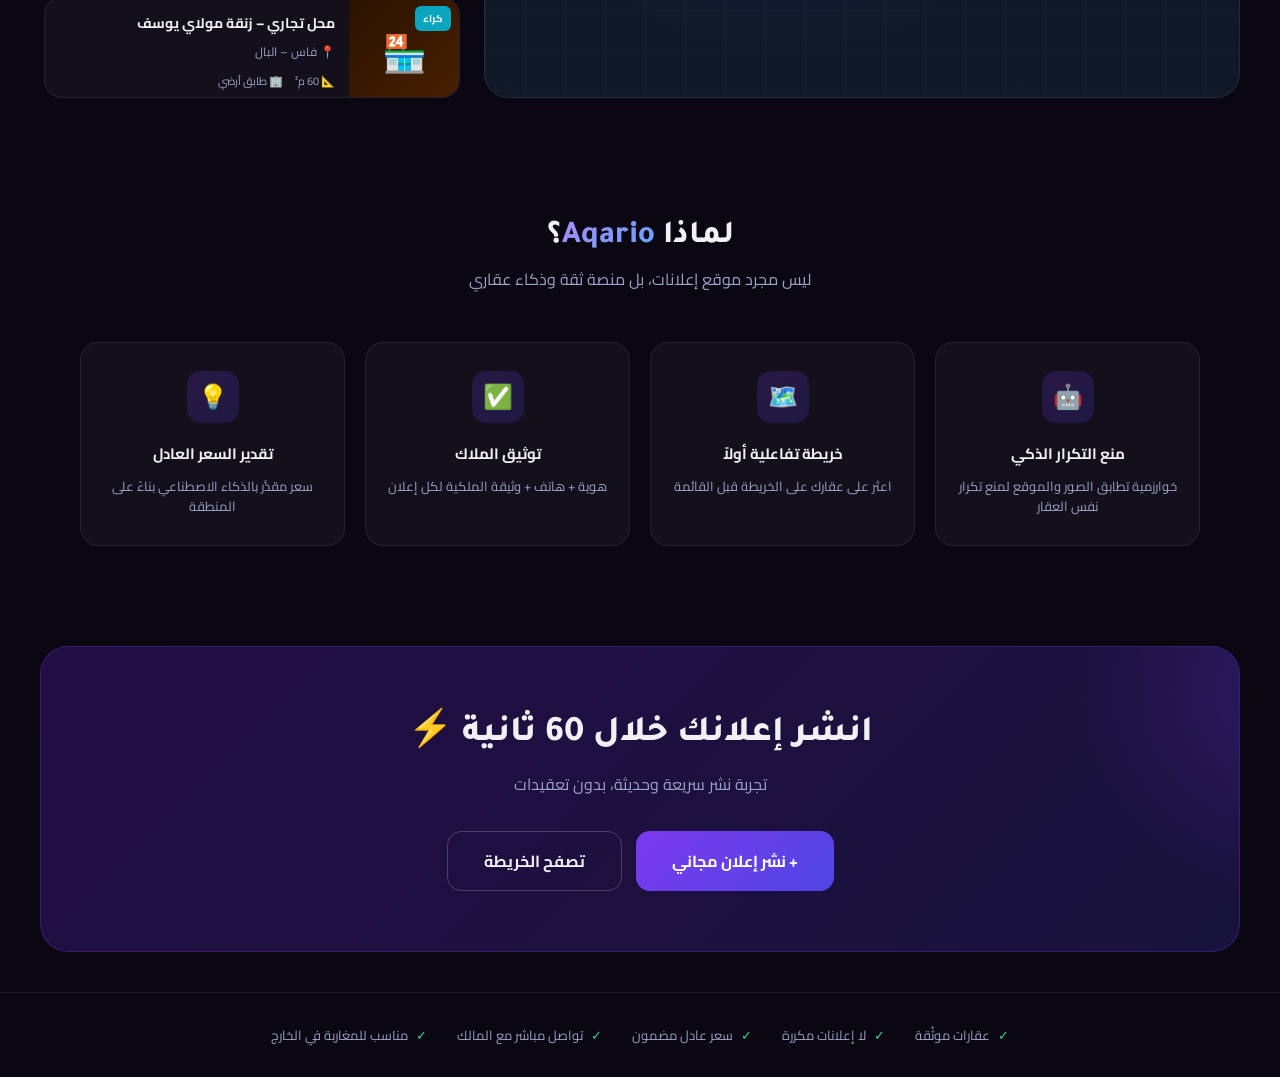
<file: homepage-ar.html>
<!DOCTYPE html>
<html lang="ar" dir="rtl">
<head>
<meta charset="UTF-8">
<meta name="viewport" content="width=device-width, initial-scale=1.0">
<title>Aqario – طريقك للعقار الصحيح</title>
<link href="https://fonts.googleapis.com/css2?family=Cairo:wght@300;400;600;700;900&family=Tajawal:wght@300;400;500;700;800&display=swap" rel="stylesheet">
<style>
  :root {
    --primary: #5B21B6;
    --primary-light: #7C3AED;
    --accent: #4F46E5;
    --accent2: #06B6D4;
    --gold: #F59E0B;
    --bg: #0A0612;
    --bg2: #0F0A1E;
    --card: rgba(255,255,255,0.04);
    --card-border: rgba(255,255,255,0.08);
    --text: #F1F0F5;
    --text-muted: #9CA3C8;
    --radius: 18px;
  }

  * { margin: 0; padding: 0; box-sizing: border-box; }

  body {
    font-family: 'Cairo', sans-serif;
    background: var(--bg);
    color: var(--text);
    overflow-x: hidden;
    min-height: 100vh;
  }

  /* Animated background */
  body::before {
    content: '';
    position: fixed;
    inset: 0;
    background: 
      radial-gradient(ellipse 80% 50% at 20% 10%, rgba(91,33,182,0.25) 0%, transparent 60%),
      radial-gradient(ellipse 60% 40% at 80% 80%, rgba(79,70,229,0.2) 0%, transparent 60%),
      radial-gradient(ellipse 50% 30% at 50% 50%, rgba(6,182,212,0.05) 0%, transparent 70%);
    pointer-events: none;
    z-index: 0;
  }

  /* NAV */
  nav {
    position: sticky;
    top: 0;
    z-index: 100;
    display: flex;
    align-items: center;
    justify-content: space-between;
    padding: 16px 40px;
    background: rgba(10,6,18,0.8);
    backdrop-filter: blur(20px);
    border-bottom: 1px solid var(--card-border);
  }

  .logo {
    display: flex;
    align-items: center;
    gap: 10px;
    font-family: 'Tajawal', sans-serif;
    font-size: 26px;
    font-weight: 800;
    background: linear-gradient(135deg, #A78BFA, #60A5FA, #34D399);
    -webkit-background-clip: text;
    -webkit-text-fill-color: transparent;
    background-clip: text;
  }

  .logo-icon {
    width: 38px;
    height: 38px;
    background: linear-gradient(135deg, var(--primary-light), var(--accent2));
    border-radius: 10px;
    display: flex;
    align-items: center;
    justify-content: center;
    font-size: 18px;
    -webkit-text-fill-color: white;
  }

  .nav-links {
    display: flex;
    gap: 32px;
    list-style: none;
  }

  .nav-links a {
    color: var(--text-muted);
    text-decoration: none;
    font-size: 15px;
    font-weight: 500;
    transition: color 0.2s;
  }
  .nav-links a:hover { color: var(--text); }

  .nav-actions {
    display: flex;
    gap: 12px;
    align-items: center;
  }

  .btn-ghost {
    padding: 8px 20px;
    border: 1px solid var(--card-border);
    border-radius: 10px;
    background: transparent;
    color: var(--text);
    font-family: 'Cairo', sans-serif;
    font-size: 14px;
    cursor: pointer;
    transition: all 0.2s;
  }
  .btn-ghost:hover { border-color: #7C3AED; color: #A78BFA; }

  .btn-primary {
    padding: 9px 22px;
    background: linear-gradient(135deg, var(--primary-light), var(--accent));
    border: none;
    border-radius: 10px;
    color: white;
    font-family: 'Cairo', sans-serif;
    font-size: 14px;
    font-weight: 600;
    cursor: pointer;
    transition: opacity 0.2s;
  }
  .btn-primary:hover { opacity: 0.85; }

  /* HERO */
  .hero {
    position: relative;
    z-index: 1;
    padding: 80px 40px 60px;
    text-align: center;
    max-width: 900px;
    margin: 0 auto;
  }

  .badge {
    display: inline-flex;
    align-items: center;
    gap: 8px;
    padding: 6px 16px;
    background: rgba(124,58,237,0.15);
    border: 1px solid rgba(124,58,237,0.3);
    border-radius: 50px;
    font-size: 13px;
    color: #C4B5FD;
    margin-bottom: 28px;
  }
  .badge span { width: 6px; height: 6px; background: #7C3AED; border-radius: 50%; display: inline-block; animation: pulse 2s infinite; }

  @keyframes pulse {
    0%, 100% { opacity: 1; transform: scale(1); }
    50% { opacity: 0.5; transform: scale(1.3); }
  }

  .hero h1 {
    font-family: 'Tajawal', sans-serif;
    font-size: clamp(36px, 5vw, 64px);
    font-weight: 800;
    line-height: 1.2;
    margin-bottom: 20px;
  }

  .hero h1 .gradient-text {
    background: linear-gradient(135deg, #A78BFA 0%, #60A5FA 50%, #34D399 100%);
    -webkit-background-clip: text;
    -webkit-text-fill-color: transparent;
    background-clip: text;
  }

  .hero p {
    font-size: 18px;
    color: var(--text-muted);
    line-height: 1.7;
    max-width: 600px;
    margin: 0 auto 40px;
  }

  /* SEARCH BOX */
  .search-container {
    position: relative;
    z-index: 1;
    max-width: 860px;
    margin: 0 auto 20px;
    padding: 0 40px;
  }

  .search-box {
    background: rgba(255,255,255,0.06);
    border: 1px solid rgba(255,255,255,0.1);
    border-radius: 20px;
    padding: 12px;
    display: flex;
    gap: 10px;
    align-items: center;
    backdrop-filter: blur(10px);
  }

  .search-tabs {
    display: flex;
    gap: 4px;
    background: rgba(0,0,0,0.3);
    border-radius: 12px;
    padding: 4px;
  }

  .tab {
    padding: 8px 16px;
    border-radius: 9px;
    font-size: 13px;
    font-weight: 600;
    cursor: pointer;
    transition: all 0.2s;
    color: var(--text-muted);
    border: none;
    background: transparent;
    font-family: 'Cairo', sans-serif;
  }
  .tab.active {
    background: linear-gradient(135deg, var(--primary-light), var(--accent));
    color: white;
  }

  .search-fields {
    flex: 1;
    display: flex;
    gap: 8px;
    align-items: center;
  }

  .search-input {
    flex: 1;
    background: rgba(255,255,255,0.05);
    border: 1px solid rgba(255,255,255,0.08);
    border-radius: 12px;
    padding: 10px 16px;
    color: var(--text);
    font-family: 'Cairo', sans-serif;
    font-size: 14px;
    outline: none;
    transition: border-color 0.2s;
  }
  .search-input:focus { border-color: rgba(124,58,237,0.5); }
  .search-input::placeholder { color: var(--text-muted); }

  .search-select {
    background: rgba(255,255,255,0.05);
    border: 1px solid rgba(255,255,255,0.08);
    border-radius: 12px;
    padding: 10px 14px;
    color: var(--text);
    font-family: 'Cairo', sans-serif;
    font-size: 14px;
    outline: none;
    cursor: pointer;
  }
  .search-select option { background: #1a1030; }

  .btn-search {
    padding: 10px 28px;
    background: linear-gradient(135deg, var(--primary-light), var(--accent));
    border: none;
    border-radius: 12px;
    color: white;
    font-family: 'Cairo', sans-serif;
    font-size: 15px;
    font-weight: 700;
    cursor: pointer;
    white-space: nowrap;
    display: flex;
    align-items: center;
    gap: 8px;
  }

  .stats-row {
    position: relative;
    z-index: 1;
    display: flex;
    justify-content: center;
    gap: 40px;
    padding: 20px 40px 50px;
  }

  .stat { text-align: center; }
  .stat-num {
    font-family: 'Tajawal', sans-serif;
    font-size: 26px;
    font-weight: 800;
    background: linear-gradient(135deg, #A78BFA, #60A5FA);
    -webkit-background-clip: text;
    -webkit-text-fill-color: transparent;
    background-clip: text;
  }
  .stat-label { font-size: 13px; color: var(--text-muted); margin-top: 2px; }

  /* MAP + LISTINGS SECTION */
  .main-section {
    position: relative;
    z-index: 1;
    display: grid;
    grid-template-columns: 1fr 420px;
    gap: 24px;
    padding: 0 40px 60px;
    max-width: 1400px;
    margin: 0 auto;
  }

  /* MAP */
  .map-wrapper {
    border-radius: 24px;
    overflow: hidden;
    border: 1px solid var(--card-border);
    position: relative;
    min-height: 500px;
    background: #0d1b2a;
  }

  .map-placeholder {
    width: 100%;
    height: 100%;
    min-height: 500px;
    position: relative;
    background: 
      radial-gradient(circle at 40% 50%, rgba(91,33,182,0.15) 0%, transparent 50%),
      linear-gradient(180deg, #0d1b2a 0%, #111827 100%);
    display: flex;
    align-items: center;
    justify-content: center;
    overflow: hidden;
  }

  /* Fake map grid */
  .map-grid {
    position: absolute;
    inset: 0;
    background-image: 
      linear-gradient(rgba(255,255,255,0.03) 1px, transparent 1px),
      linear-gradient(90deg, rgba(255,255,255,0.03) 1px, transparent 1px);
    background-size: 40px 40px;
  }

  /* Fake roads */
  .map-road {
    position: absolute;
    background: rgba(255,255,255,0.07);
  }
  .map-road.h1 { height: 3px; width: 80%; top: 35%; right: 10%; }
  .map-road.h2 { height: 2px; width: 60%; top: 60%; right: 20%; }
  .map-road.h3 { height: 2px; width: 70%; top: 75%; right: 5%; }
  .map-road.v1 { width: 3px; height: 70%; top: 10%; right: 30%; }
  .map-road.v2 { width: 2px; height: 50%; top: 25%; right: 60%; }

  /* Map pin */
  .map-pin {
    position: absolute;
    display: flex;
    flex-direction: column;
    align-items: center;
    cursor: pointer;
    animation: float 3s ease-in-out infinite;
  }
  @keyframes float {
    0%, 100% { transform: translateY(0); }
    50% { transform: translateY(-5px); }
  }

  .pin-bubble {
    background: linear-gradient(135deg, var(--primary-light), var(--accent));
    color: white;
    padding: 6px 12px;
    border-radius: 20px;
    font-size: 12px;
    font-weight: 700;
    white-space: nowrap;
    box-shadow: 0 4px 20px rgba(91,33,182,0.5);
    font-family: 'Cairo', sans-serif;
  }
  .pin-bubble.gold {
    background: linear-gradient(135deg, #F59E0B, #EF4444);
    box-shadow: 0 4px 20px rgba(245,158,11,0.5);
  }
  .pin-bubble.cyan {
    background: linear-gradient(135deg, #06B6D4, #3B82F6);
    box-shadow: 0 4px 20px rgba(6,182,212,0.5);
  }

  .pin-arrow {
    width: 0;
    height: 0;
    border-left: 5px solid transparent;
    border-right: 5px solid transparent;
    border-top: 8px solid var(--primary-light);
    margin-top: -1px;
  }

  .pin1 { top: 30%; right: 25%; animation-delay: 0s; }
  .pin2 { top: 45%; right: 55%; animation-delay: 0.5s; }
  .pin3 { top: 62%; right: 35%; animation-delay: 1s; }
  .pin4 { top: 20%; right: 45%; animation-delay: 1.5s; }
  .pin5 { top: 70%; right: 65%; animation-delay: 0.3s; }

  .map-overlay-top {
    position: absolute;
    top: 16px;
    right: 16px;
    left: 16px;
    display: flex;
    justify-content: space-between;
    align-items: center;
  }

  .map-badge {
    background: rgba(10,6,18,0.85);
    backdrop-filter: blur(10px);
    border: 1px solid var(--card-border);
    border-radius: 10px;
    padding: 8px 14px;
    font-size: 13px;
    color: var(--text-muted);
  }
  .map-badge strong { color: var(--text); }

  .map-controls {
    display: flex;
    flex-direction: column;
    gap: 4px;
  }

  .map-btn {
    width: 32px;
    height: 32px;
    background: rgba(10,6,18,0.85);
    backdrop-filter: blur(10px);
    border: 1px solid var(--card-border);
    border-radius: 8px;
    display: flex;
    align-items: center;
    justify-content: center;
    color: var(--text);
    font-size: 16px;
    cursor: pointer;
  }

  /* LISTINGS PANEL */
  .listings-panel {
    display: flex;
    flex-direction: column;
    gap: 14px;
    overflow-y: auto;
    max-height: 560px;
    padding-left: 4px;
  }

  .listings-panel::-webkit-scrollbar { width: 4px; }
  .listings-panel::-webkit-scrollbar-track { background: transparent; }
  .listings-panel::-webkit-scrollbar-thumb { background: rgba(124,58,237,0.3); border-radius: 4px; }

  .listings-header {
    display: flex;
    justify-content: space-between;
    align-items: center;
    margin-bottom: 4px;
  }
  .listings-header h3 { font-size: 16px; font-weight: 700; }
  .listings-header span { font-size: 13px; color: var(--text-muted); }

  .property-card {
    background: var(--card);
    border: 1px solid var(--card-border);
    border-radius: var(--radius);
    overflow: hidden;
    transition: all 0.25s;
    cursor: pointer;
    display: flex;
    gap: 0;
  }
  .property-card:hover {
    border-color: rgba(124,58,237,0.4);
    background: rgba(255,255,255,0.06);
    transform: translateY(-1px);
    box-shadow: 0 8px 30px rgba(91,33,182,0.15);
  }

  .card-img {
    width: 110px;
    min-height: 110px;
    flex-shrink: 0;
    position: relative;
    overflow: hidden;
  }

  .card-img-inner {
    width: 100%;
    height: 100%;
    display: flex;
    align-items: center;
    justify-content: center;
    font-size: 36px;
  }
  .img-apt { background: linear-gradient(135deg, #1e1040, #2d1b69); }
  .img-villa { background: linear-gradient(135deg, #0d2137, #1a3a5c); }
  .img-land { background: linear-gradient(135deg, #132010, #1e3a18); }
  .img-shop { background: linear-gradient(135deg, #2a1200, #4a2000); }

  .card-tag {
    position: absolute;
    top: 8px;
    right: 8px;
    padding: 3px 8px;
    border-radius: 6px;
    font-size: 10px;
    font-weight: 700;
    font-family: 'Cairo', sans-serif;
  }
  .tag-sell { background: rgba(124,58,237,0.9); color: white; }
  .tag-rent { background: rgba(6,182,212,0.9); color: white; }

  .card-body {
    padding: 12px 14px;
    flex: 1;
    display: flex;
    flex-direction: column;
    justify-content: space-between;
  }

  .card-title {
    font-size: 14px;
    font-weight: 700;
    margin-bottom: 4px;
    white-space: nowrap;
    overflow: hidden;
    text-overflow: ellipsis;
  }

  .card-location {
    display: flex;
    align-items: center;
    gap: 4px;
    font-size: 12px;
    color: var(--text-muted);
    margin-bottom: 8px;
  }

  .card-specs {
    display: flex;
    gap: 12px;
    margin-bottom: 10px;
  }
  .spec {
    display: flex;
    align-items: center;
    gap: 4px;
    font-size: 11px;
    color: var(--text-muted);
  }

  .card-footer {
    display: flex;
    justify-content: space-between;
    align-items: center;
  }

  .price {
    font-family: 'Tajawal', sans-serif;
    font-size: 16px;
    font-weight: 800;
    background: linear-gradient(135deg, #A78BFA, #60A5FA);
    -webkit-background-clip: text;
    -webkit-text-fill-color: transparent;
    background-clip: text;
  }

  .card-actions {
    display: flex;
    gap: 6px;
  }

  .icon-btn {
    width: 30px;
    height: 30px;
    border-radius: 8px;
    border: 1px solid var(--card-border);
    background: transparent;
    display: flex;
    align-items: center;
    justify-content: center;
    cursor: pointer;
    font-size: 13px;
    color: var(--text-muted);
    transition: all 0.2s;
  }
  .icon-btn:hover { border-color: var(--primary-light); color: #A78BFA; }

  /* FEATURES SECTION */
  .features {
    position: relative;
    z-index: 1;
    padding: 60px 40px;
    max-width: 1200px;
    margin: 0 auto;
  }

  .section-title {
    text-align: center;
    font-family: 'Tajawal', sans-serif;
    font-size: 32px;
    font-weight: 800;
    margin-bottom: 8px;
  }
  .section-sub {
    text-align: center;
    color: var(--text-muted);
    margin-bottom: 48px;
    font-size: 16px;
  }

  .features-grid {
    display: grid;
    grid-template-columns: repeat(4, 1fr);
    gap: 20px;
  }

  .feature-card {
    background: var(--card);
    border: 1px solid var(--card-border);
    border-radius: var(--radius);
    padding: 28px 22px;
    text-align: center;
    transition: all 0.3s;
    position: relative;
    overflow: hidden;
  }
  .feature-card::before {
    content: '';
    position: absolute;
    top: 0;
    inset: 0;
    background: linear-gradient(135deg, rgba(124,58,237,0.08) 0%, transparent 60%);
    opacity: 0;
    transition: opacity 0.3s;
  }
  .feature-card:hover::before { opacity: 1; }
  .feature-card:hover {
    border-color: rgba(124,58,237,0.3);
    transform: translateY(-4px);
  }

  .feature-icon {
    width: 52px;
    height: 52px;
    background: linear-gradient(135deg, rgba(124,58,237,0.2), rgba(79,70,229,0.2));
    border-radius: 14px;
    display: flex;
    align-items: center;
    justify-content: center;
    font-size: 24px;
    margin: 0 auto 16px;
  }

  .feature-card h4 {
    font-size: 15px;
    font-weight: 700;
    margin-bottom: 8px;
  }
  .feature-card p {
    font-size: 13px;
    color: var(--text-muted);
    line-height: 1.6;
  }

  /* CATEGORIES */
  .categories {
    position: relative;
    z-index: 1;
    padding: 40px;
    max-width: 1200px;
    margin: 0 auto;
  }

  .cats-grid {
    display: flex;
    gap: 16px;
    overflow-x: auto;
    padding-bottom: 8px;
  }
  .cats-grid::-webkit-scrollbar { display: none; }

  .cat-card {
    flex-shrink: 0;
    width: 160px;
    height: 100px;
    border-radius: 16px;
    display: flex;
    flex-direction: column;
    align-items: center;
    justify-content: center;
    gap: 8px;
    border: 1px solid var(--card-border);
    cursor: pointer;
    transition: all 0.25s;
    font-size: 13px;
    font-weight: 600;
  }
  .cat-card:hover { transform: translateY(-3px); border-color: rgba(124,58,237,0.4); }
  .cat-1 { background: linear-gradient(135deg, rgba(91,33,182,0.2), rgba(91,33,182,0.05)); }
  .cat-2 { background: linear-gradient(135deg, rgba(6,182,212,0.2), rgba(6,182,212,0.05)); }
  .cat-3 { background: linear-gradient(135deg, rgba(16,185,129,0.2), rgba(16,185,129,0.05)); }
  .cat-4 { background: linear-gradient(135deg, rgba(245,158,11,0.2), rgba(245,158,11,0.05)); }
  .cat-5 { background: linear-gradient(135deg, rgba(239,68,68,0.2), rgba(239,68,68,0.05)); }
  .cat-icon { font-size: 28px; }

  /* Footer CTA */
  .cta-section {
    position: relative;
    z-index: 1;
    margin: 40px;
    border-radius: 28px;
    background: linear-gradient(135deg, rgba(91,33,182,0.3) 0%, rgba(79,70,229,0.2) 100%);
    border: 1px solid rgba(124,58,237,0.3);
    padding: 60px;
    text-align: center;
    overflow: hidden;
  }
  .cta-section::before {
    content: '';
    position: absolute;
    top: -50%;
    right: -20%;
    width: 400px;
    height: 400px;
    background: radial-gradient(circle, rgba(124,58,237,0.2) 0%, transparent 70%);
    pointer-events: none;
  }
  .cta-section h2 {
    font-family: 'Tajawal', sans-serif;
    font-size: 36px;
    font-weight: 800;
    margin-bottom: 12px;
  }
  .cta-section p {
    color: var(--text-muted);
    font-size: 16px;
    margin-bottom: 32px;
  }
  .cta-btns { display: flex; gap: 14px; justify-content: center; }

  .btn-large {
    padding: 14px 36px;
    border-radius: 14px;
    font-family: 'Cairo', sans-serif;
    font-size: 16px;
    font-weight: 700;
    cursor: pointer;
    transition: all 0.2s;
  }
  .btn-large.primary {
    background: linear-gradient(135deg, var(--primary-light), var(--accent));
    border: none;
    color: white;
  }
  .btn-large.primary:hover { opacity: 0.85; transform: translateY(-1px); }
  .btn-large.outline {
    background: transparent;
    border: 1px solid rgba(255,255,255,0.2);
    color: var(--text);
  }
  .btn-large.outline:hover { border-color: rgba(124,58,237,0.5); }

  /* Trusted badge */
  .trust-badges {
    display: flex;
    justify-content: center;
    gap: 30px;
    padding: 30px 40px;
    position: relative;
    z-index: 1;
    border-top: 1px solid var(--card-border);
    margin-top: 20px;
  }
  .trust-item {
    display: flex;
    align-items: center;
    gap: 8px;
    font-size: 13px;
    color: var(--text-muted);
  }
  .trust-item span { color: #34D399; }
</style>
</head>
<body>

<!-- NAVIGATION -->
<nav>
  <div class="logo">
    <div class="logo-icon">🏠</div>
    Aqario
  </div>

  <ul class="nav-links">
    <li><a href="#">الرئيسية</a></li>
    <li><a href="#">للبيع</a></li>
    <li><a href="#">للكراء</a></li>
    <li><a href="#">الوكالات</a></li>
    <li><a href="#">تقدير السعر</a></li>
  </ul>

  <div class="nav-actions">
    <button class="btn-ghost">تسجيل الدخول</button>
    <button class="btn-primary">+ نشر إعلان</button>
  </div>
</nav>

<!-- HERO -->
<section class="hero">
  <div class="badge">
    <span></span>
    أول منصة عقارية مغربية ذكية
  </div>
  <h1>
    ابحث عن<br>
    <span class="gradient-text">عقارك المثالي</span><br>
    بكل ثقة وأمان
  </h1>
  <p>
    منصة عقارية ذكية بخريطة تفاعلية، توثيق الملاك، وتقدير السعر العادل.
    الثقة والجودة قبل الكثرة.
  </p>
</section>

<!-- SEARCH BOX -->
<div class="search-container">
  <div class="search-box">
    <div class="search-tabs">
      <button class="tab active">بيع</button>
      <button class="tab">كراء</button>
      <button class="tab">استثمار</button>
    </div>
    <div class="search-fields">
      <input class="search-input" type="text" placeholder="🔍  المدينة أو الحي...">
      <select class="search-select">
        <option>نوع العقار</option>
        <option>شقة</option>
        <option>فيلا</option>
        <option>أرض</option>
        <option>محل تجاري</option>
      </select>
      <select class="search-select">
        <option>السعر (MAD)</option>
        <option>أقل من 500,000</option>
        <option>500k – 1M</option>
        <option>1M – 3M</option>
        <option>+3M</option>
      </select>
    </div>
    <button class="btn-search">🔍 بحث</button>
  </div>
</div>

<!-- STATS -->
<div class="stats-row">
  <div class="stat">
    <div class="stat-num">+12,400</div>
    <div class="stat-label">عقار نشط</div>
  </div>
  <div class="stat">
    <div class="stat-num">47</div>
    <div class="stat-label">مدينة مغربية</div>
  </div>
  <div class="stat">
    <div class="stat-num">+3,200</div>
    <div class="stat-label">مستخدم موثّق</div>
  </div>
  <div class="stat">
    <div class="stat-num">98%</div>
    <div class="stat-label">رضا العملاء</div>
  </div>
</div>

<!-- CATEGORIES -->
<div class="categories">
  <div style="display:flex; justify-content:space-between; align-items:center; margin-bottom:20px;">
    <h3 style="font-family:'Tajawal',sans-serif; font-size:20px; font-weight:700;">تصفح حسب النوع</h3>
    <a href="#" style="color:#A78BFA; font-size:13px; text-decoration:none;">عرض الكل ←</a>
  </div>
  <div class="cats-grid">
    <div class="cat-card cat-1">
      <span class="cat-icon">🏢</span>
      شقق
    </div>
    <div class="cat-card cat-2">
      <span class="cat-icon">🏡</span>
      فيلات
    </div>
    <div class="cat-card cat-3">
      <span class="cat-icon">🌿</span>
      أراضي
    </div>
    <div class="cat-card cat-4">
      <span class="cat-icon">🏪</span>
      محلات
    </div>
    <div class="cat-card cat-5">
      <span class="cat-icon">📈</span>
      استثمار
    </div>
  </div>
</div>

<!-- MAP + LISTINGS -->
<div class="main-section">

  <!-- MAP -->
  <div class="map-wrapper">
    <div class="map-placeholder">
      <div class="map-grid"></div>

      <!-- Fake roads -->
      <div class="map-road h1"></div>
      <div class="map-road h2"></div>
      <div class="map-road h3"></div>
      <div class="map-road v1"></div>
      <div class="map-road v2"></div>

      <!-- Map pins -->
      <div class="map-pin pin1">
        <div class="pin-bubble">1,450,000 MAD</div>
        <div class="pin-arrow"></div>
      </div>
      <div class="map-pin pin2">
        <div class="pin-bubble gold">3,200,000 MAD</div>
        <div class="pin-arrow" style="border-top-color:#F59E0B;"></div>
      </div>
      <div class="map-pin pin3">
        <div class="pin-bubble cyan">6,500 MAD/شهر</div>
        <div class="pin-arrow" style="border-top-color:#06B6D4;"></div>
      </div>
      <div class="map-pin pin4">
        <div class="pin-bubble">850,000 MAD</div>
        <div class="pin-arrow"></div>
      </div>
      <div class="map-pin pin5">
        <div class="pin-bubble gold">12,000 MAD/شهر</div>
        <div class="pin-arrow" style="border-top-color:#F59E0B;"></div>
      </div>

      <!-- Map overlay -->
      <div class="map-overlay-top">
        <div class="map-badge">📍 <strong>الدار البيضاء</strong> – 2,340 عقار</div>
        <div class="map-controls">
          <button class="map-btn">+</button>
          <button class="map-btn">−</button>
          <button class="map-btn">⊙</button>
        </div>
      </div>
    </div>
  </div>

  <!-- LISTINGS PANEL -->
  <div style="display:flex; flex-direction:column; gap:14px; overflow:hidden;">
    <div class="listings-header">
      <h3>أحدث العقارات</h3>
      <span>عرض 1–8 من 2,340</span>
    </div>

    <div class="listings-panel">

      <!-- Card 1 -->
      <div class="property-card">
        <div class="card-img">
          <div class="card-img-inner img-apt">🏢</div>
          <span class="card-tag tag-sell">بيع</span>
        </div>
        <div class="card-body">
          <div>
            <div class="card-title">شقة فاخرة – حي المعاريف</div>
            <div class="card-location">📍 الدار البيضاء – المعاريف</div>
            <div class="card-specs">
              <div class="spec">🛏 3 غرف</div>
              <div class="spec">🚿 2 حمام</div>
              <div class="spec">📐 120 م²</div>
            </div>
          </div>
          <div class="card-footer">
            <div class="price">1,450,000 MAD</div>
            <div class="card-actions">
              <button class="icon-btn">🤍</button>
              <button class="icon-btn">📞</button>
            </div>
          </div>
        </div>
      </div>

      <!-- Card 2 -->
      <div class="property-card">
        <div class="card-img">
          <div class="card-img-inner img-villa">🏡</div>
          <span class="card-tag tag-sell">بيع</span>
        </div>
        <div class="card-body">
          <div>
            <div class="card-title">فيلا بحديقة – أكدال</div>
            <div class="card-location">📍 الرباط – أكدال</div>
            <div class="card-specs">
              <div class="spec">🛏 5 غرف</div>
              <div class="spec">🚿 4 حمام</div>
              <div class="spec">📐 320 م²</div>
            </div>
          </div>
          <div class="card-footer">
            <div class="price">3,200,000 MAD</div>
            <div class="card-actions">
              <button class="icon-btn">🤍</button>
              <button class="icon-btn">📞</button>
            </div>
          </div>
        </div>
      </div>

      <!-- Card 3 -->
      <div class="property-card">
        <div class="card-img">
          <div class="card-img-inner img-apt">🏢</div>
          <span class="card-tag tag-rent">كراء</span>
        </div>
        <div class="card-body">
          <div>
            <div class="card-title">شقة للكراء – غوثييه</div>
            <div class="card-location">📍 الدار البيضاء – غوثييه</div>
            <div class="card-specs">
              <div class="spec">🛏 2 غرف</div>
              <div class="spec">🚿 1 حمام</div>
              <div class="spec">📐 85 م²</div>
            </div>
          </div>
          <div class="card-footer">
            <div class="price">6,500 MAD/شهر</div>
            <div class="card-actions">
              <button class="icon-btn">🤍</button>
              <button class="icon-btn">💬</button>
            </div>
          </div>
        </div>
      </div>

      <!-- Card 4 -->
      <div class="property-card">
        <div class="card-img">
          <div class="card-img-inner img-land">🌿</div>
          <span class="card-tag tag-sell">بيع</span>
        </div>
        <div class="card-body">
          <div>
            <div class="card-title">أرض للبناء – يوسفية</div>
            <div class="card-location">📍 مراكش – يوسفية</div>
            <div class="card-specs">
              <div class="spec">📐 500 م²</div>
              <div class="spec">🏗 قابل للبناء</div>
            </div>
          </div>
          <div class="card-footer">
            <div class="price">850,000 MAD</div>
            <div class="card-actions">
              <button class="icon-btn">🤍</button>
              <button class="icon-btn">📞</button>
            </div>
          </div>
        </div>
      </div>

      <!-- Card 5 -->
      <div class="property-card">
        <div class="card-img">
          <div class="card-img-inner img-shop">🏪</div>
          <span class="card-tag tag-rent">كراء</span>
        </div>
        <div class="card-body">
          <div>
            <div class="card-title">محل تجاري – زنقة مولاي يوسف</div>
            <div class="card-location">📍 فاس – البال</div>
            <div class="card-specs">
              <div class="spec">📐 60 م²</div>
              <div class="spec">🏢 طابق أرضي</div>
            </div>
          </div>
          <div class="card-footer">
            <div class="price">12,000 MAD/شهر</div>
            <div class="card-actions">
              <button class="icon-btn">🤍</button>
              <button class="icon-btn">💬</button>
            </div>
          </div>
        </div>
      </div>

    </div>
  </div>
</div>

<!-- FEATURES -->
<section class="features">
  <h2 class="section-title">لماذا <span style="background:linear-gradient(135deg,#A78BFA,#60A5FA);-webkit-background-clip:text;-webkit-text-fill-color:transparent;background-clip:text;">Aqario</span>؟</h2>
  <p class="section-sub">ليس مجرد موقع إعلانات، بل منصة ثقة وذكاء عقاري</p>

  <div class="features-grid">
    <div class="feature-card">
      <div class="feature-icon">🤖</div>
      <h4>منع التكرار الذكي</h4>
      <p>خوارزمية تطابق الصور والموقع لمنع تكرار نفس العقار</p>
    </div>
    <div class="feature-card">
      <div class="feature-icon">🗺️</div>
      <h4>خريطة تفاعلية أولاً</h4>
      <p>اعثر على عقارك على الخريطة قبل القائمة</p>
    </div>
    <div class="feature-card">
      <div class="feature-icon">✅</div>
      <h4>توثيق الملاك</h4>
      <p>هوية + هاتف + وثيقة الملكية لكل إعلان</p>
    </div>
    <div class="feature-card">
      <div class="feature-icon">💡</div>
      <h4>تقدير السعر العادل</h4>
      <p>سعر مقدَّر بالذكاء الاصطناعي بناءً على المنطقة</p>
    </div>
  </div>
</section>

<!-- CTA -->
<div class="cta-section">
  <h2>انشر إعلانك خلال 60 ثانية ⚡</h2>
  <p>تجربة نشر سريعة وحديثة، بدون تعقيدات</p>
  <div class="cta-btns">
    <button class="btn-large primary">+ نشر إعلان مجاني</button>
    <button class="btn-large outline">تصفح الخريطة</button>
  </div>
</div>

<!-- TRUST -->
<div class="trust-badges">
  <div class="trust-item"><span>✓</span> عقارات موثّقة</div>
  <div class="trust-item"><span>✓</span> لا إعلانات مكررة</div>
  <div class="trust-item"><span>✓</span> سعر عادل مضمون</div>
  <div class="trust-item"><span>✓</span> تواصل مباشر مع المالك</div>
  <div class="trust-item"><span>✓</span> مناسب للمغاربة في الخارج</div>
</div>

</body>
</html>
</file>
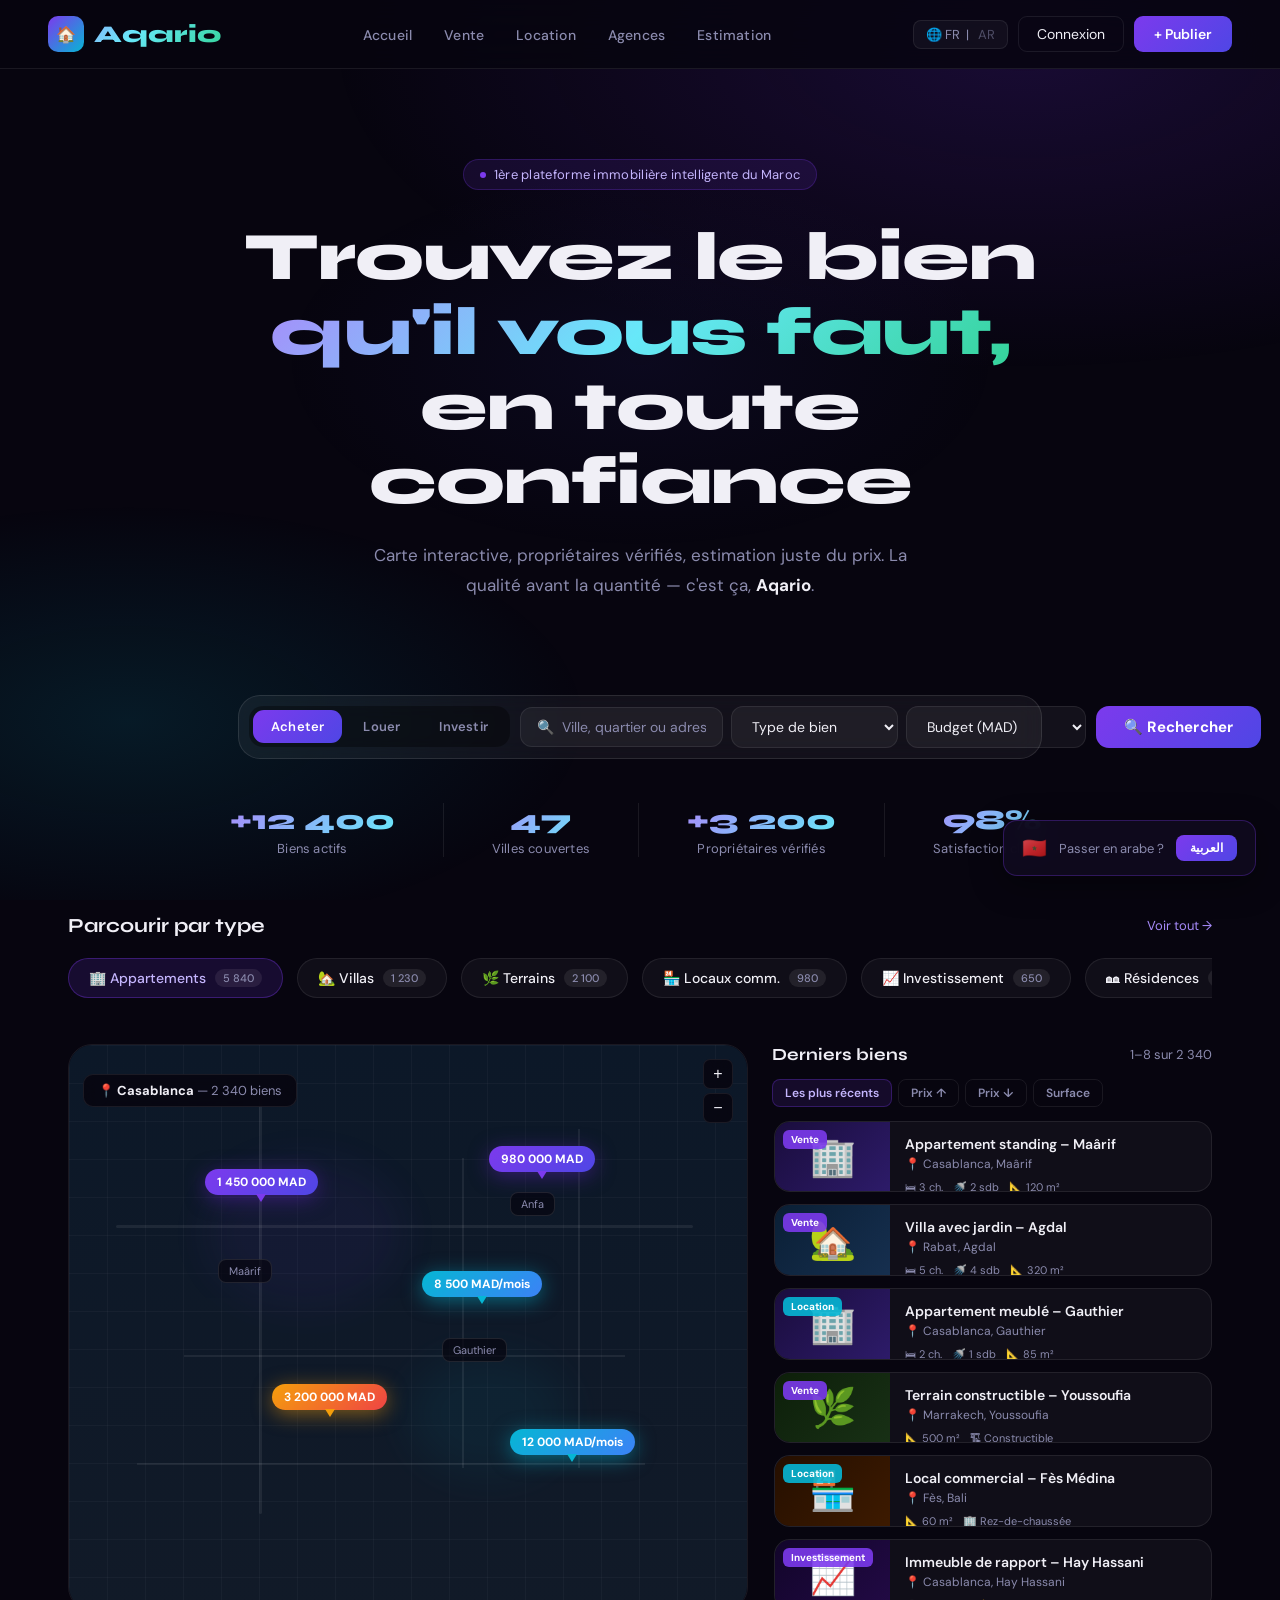
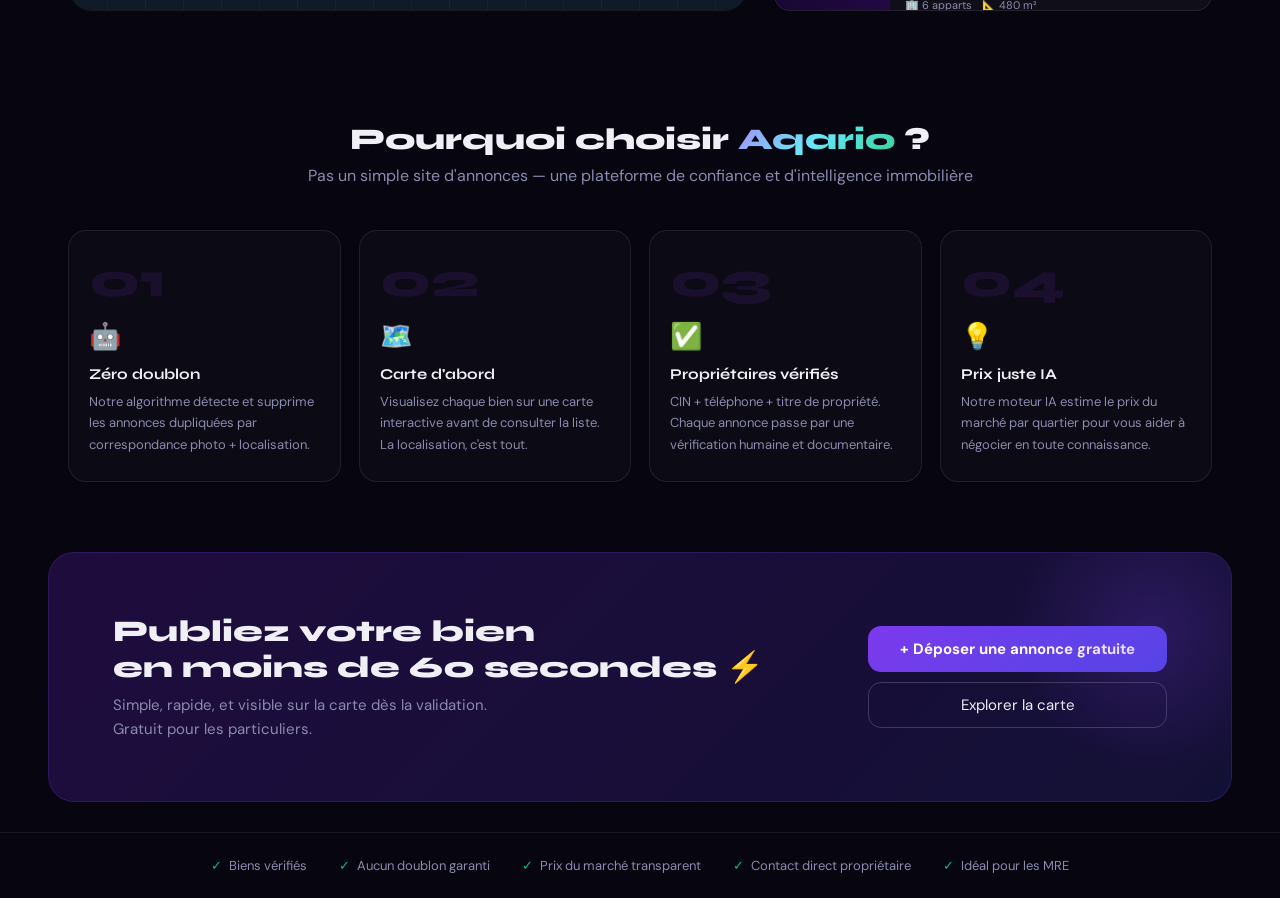
<file: homepage-fr.html>
<!DOCTYPE html>
<html lang="fr" dir="ltr">
<head>
<meta charset="UTF-8">
<meta name="viewport" content="width=device-width, initial-scale=1.0">
<title>Aqario – Votre chemin vers le bon bien</title>
<link href="https://fonts.googleapis.com/css2?family=Syne:wght@400;600;700;800&family=DM+Sans:wght@300;400;500;600&display=swap" rel="stylesheet">
<style>
  :root {
    --primary: #5B21B6;
    --primary-light: #7C3AED;
    --accent: #4F46E5;
    --accent2: #06B6D4;
    --gold: #F59E0B;
    --green: #10B981;
    --bg: #07050F;
    --bg2: #0D0A1A;
    --card: rgba(255,255,255,0.04);
    --card-border: rgba(255,255,255,0.08);
    --text: #F0EFF6;
    --text-muted: #8B8BAE;
    --radius: 18px;
  }

  * { margin: 0; padding: 0; box-sizing: border-box; }

  body {
    font-family: 'DM Sans', sans-serif;
    background: var(--bg);
    color: var(--text);
    overflow-x: hidden;
  }

  body::before {
    content: '';
    position: fixed; inset: 0; pointer-events: none; z-index: 0;
    background:
      radial-gradient(ellipse 90% 60% at 80% 5%, rgba(91,33,182,0.22) 0%, transparent 60%),
      radial-gradient(ellipse 60% 40% at 10% 80%, rgba(6,182,212,0.12) 0%, transparent 60%),
      radial-gradient(ellipse 40% 30% at 50% 40%, rgba(79,70,229,0.07) 0%, transparent 70%);
  }

  /* NAV */
  nav {
    position: sticky; top: 0; z-index: 100;
    display: flex; align-items: center; justify-content: space-between;
    padding: 16px 48px;
    background: rgba(7,5,15,0.82);
    backdrop-filter: blur(24px);
    border-bottom: 1px solid var(--card-border);
  }

  .logo {
    display: flex; align-items: center; gap: 10px;
    font-family: 'Syne', sans-serif; font-size: 24px; font-weight: 800;
    background: linear-gradient(135deg, #A78BFA, #67E8F9, #34D399);
    -webkit-background-clip: text; -webkit-text-fill-color: transparent; background-clip: text;
  }
  .logo-icon {
    width: 36px; height: 36px;
    background: linear-gradient(135deg, var(--primary-light), var(--accent2));
    border-radius: 10px; display: flex; align-items: center; justify-content: center;
    font-size: 16px; flex-shrink: 0; -webkit-text-fill-color: initial;
  }

  .nav-links { display: flex; gap: 32px; list-style: none; }
  .nav-links a {
    color: var(--text-muted); text-decoration: none;
    font-size: 14px; font-weight: 500; transition: color 0.2s; letter-spacing: 0.2px;
  }
  .nav-links a:hover { color: var(--text); }

  .lang-switcher {
    display: flex; align-items: center; gap: 6px;
    padding: 5px 12px;
    border: 1px solid var(--card-border);
    border-radius: 8px; background: var(--card);
    font-size: 13px; color: var(--text-muted); cursor: pointer;
    transition: all 0.2s;
  }
  .lang-switcher:hover { border-color: rgba(124,58,237,0.4); color: var(--text); }

  .nav-actions { display: flex; gap: 10px; align-items: center; }
  .btn-ghost {
    padding: 8px 18px; border: 1px solid var(--card-border);
    border-radius: 9px; background: transparent;
    color: var(--text); font-family: 'DM Sans', sans-serif; font-size: 14px; cursor: pointer;
    transition: all 0.2s;
  }
  .btn-ghost:hover { border-color: rgba(124,58,237,0.4); }
  .btn-primary {
    padding: 9px 20px;
    background: linear-gradient(135deg, var(--primary-light), var(--accent));
    border: none; border-radius: 9px; color: white;
    font-family: 'DM Sans', sans-serif; font-size: 14px; font-weight: 600; cursor: pointer;
  }

  /* HERO */
  .hero {
    position: relative; z-index: 1;
    max-width: 900px; margin: 0 auto;
    padding: 90px 48px 50px;
    text-align: center;
  }

  .badge {
    display: inline-flex; align-items: center; gap: 8px;
    padding: 6px 16px;
    background: rgba(124,58,237,0.12);
    border: 1px solid rgba(124,58,237,0.25);
    border-radius: 50px; font-size: 13px; color: #C4B5FD;
    margin-bottom: 30px; letter-spacing: 0.3px;
  }
  .badge-dot { width: 6px; height: 6px; background: #7C3AED; border-radius: 50%; animation: pulse 2s infinite; }
  @keyframes pulse { 0%,100%{opacity:1;transform:scale(1)} 50%{opacity:0.5;transform:scale(1.3)} }

  .hero h1 {
    font-family: 'Syne', sans-serif;
    font-size: clamp(38px, 5.5vw, 68px);
    font-weight: 800; line-height: 1.1;
    letter-spacing: -1px; margin-bottom: 22px;
  }

  .gradient-text {
    background: linear-gradient(135deg, #A78BFA 0%, #67E8F9 50%, #34D399 100%);
    -webkit-background-clip: text; -webkit-text-fill-color: transparent; background-clip: text;
  }

  .hero p {
    font-size: 17px; color: var(--text-muted);
    line-height: 1.75; max-width: 580px; margin: 0 auto 44px;
    font-weight: 400;
  }

  /* SEARCH */
  .search-container {
    position: relative; z-index: 1;
    max-width: 900px; margin: 0 auto 24px;
    padding: 0 48px;
  }

  .search-box {
    background: rgba(255,255,255,0.05);
    border: 1px solid rgba(255,255,255,0.1);
    border-radius: 22px; padding: 10px;
    display: flex; gap: 10px; align-items: center;
    backdrop-filter: blur(12px);
  }

  .search-tabs {
    display: flex; gap: 3px;
    background: rgba(0,0,0,0.35); border-radius: 14px; padding: 4px;
  }
  .tab {
    padding: 8px 18px; border-radius: 11px;
    font-size: 13px; font-weight: 600; cursor: pointer;
    transition: all 0.2s; color: var(--text-muted);
    border: none; background: transparent;
    font-family: 'DM Sans', sans-serif; letter-spacing: 0.2px;
  }
  .tab.active {
    background: linear-gradient(135deg, var(--primary-light), var(--accent));
    color: white;
  }

  .search-fields { flex: 1; display: flex; gap: 8px; align-items: center; }
  .search-input, .search-select {
    background: rgba(255,255,255,0.05);
    border: 1px solid rgba(255,255,255,0.08);
    border-radius: 12px; padding: 10px 16px;
    color: var(--text); font-family: 'DM Sans', sans-serif; font-size: 14px;
    outline: none; transition: border-color 0.2s;
  }
  .search-input { flex: 1; }
  .search-input::placeholder { color: var(--text-muted); }
  .search-input:focus, .search-select:focus { border-color: rgba(124,58,237,0.5); }
  .search-select { cursor: pointer; }
  .search-select option { background: #110d24; }

  .btn-search {
    padding: 11px 28px;
    background: linear-gradient(135deg, var(--primary-light), var(--accent));
    border: none; border-radius: 13px; color: white;
    font-family: 'DM Sans', sans-serif; font-size: 15px; font-weight: 700;
    cursor: pointer; white-space: nowrap; display: flex; align-items: center; gap: 7px;
    letter-spacing: 0.2px;
  }

  /* STATS */
  .stats-row {
    position: relative; z-index: 1;
    display: flex; justify-content: center; gap: 48px;
    padding: 20px 48px 56px;
  }
  .stat { text-align: center; }
  .stat-num {
    font-family: 'Syne', sans-serif; font-size: 28px; font-weight: 800;
    background: linear-gradient(135deg, #A78BFA, #67E8F9);
    -webkit-background-clip: text; -webkit-text-fill-color: transparent; background-clip: text;
  }
  .stat-label { font-size: 13px; color: var(--text-muted); margin-top: 3px; letter-spacing: 0.2px; }
  .stat-divider { width: 1px; background: var(--card-border); align-self: stretch; }

  /* CATEGORIES */
  .section {
    position: relative; z-index: 1;
    max-width: 1240px; margin: 0 auto; padding: 0 48px 40px;
  }

  .section-head {
    display: flex; justify-content: space-between; align-items: center; margin-bottom: 20px;
  }
  .section-head h3 { font-family: 'Syne', sans-serif; font-size: 20px; font-weight: 700; }
  .see-all { font-size: 13px; color: #A78BFA; cursor: pointer; text-decoration: none; }

  .cats-row { display: flex; gap: 14px; overflow-x: auto; padding-bottom: 6px; }
  .cats-row::-webkit-scrollbar { display: none; }

  .cat-pill {
    display: flex; align-items: center; gap: 9px;
    padding: 10px 20px;
    border: 1px solid var(--card-border);
    border-radius: 50px; background: var(--card);
    cursor: pointer; transition: all 0.25s;
    white-space: nowrap; font-size: 14px; font-weight: 500;
  }
  .cat-pill:hover { border-color: rgba(124,58,237,0.4); background: rgba(124,58,237,0.08); color: #C4B5FD; }
  .cat-pill.active {
    background: rgba(124,58,237,0.15);
    border-color: rgba(124,58,237,0.35); color: #C4B5FD;
  }
  .cat-count {
    background: rgba(255,255,255,0.08); border-radius: 20px;
    padding: 2px 8px; font-size: 11px; color: var(--text-muted);
  }

  /* MAIN GRID: map + listings */
  .main-grid {
    position: relative; z-index: 1;
    max-width: 1240px; margin: 0 auto;
    padding: 0 48px 60px;
    display: grid; grid-template-columns: 1fr 440px; gap: 24px;
  }

  /* MAP */
  .map-wrapper {
    border-radius: 24px; overflow: hidden;
    border: 1px solid var(--card-border); position: relative; min-height: 520px;
  }
  .map-inner {
    width: 100%; height: 100%; min-height: 520px; position: relative;
    background: linear-gradient(180deg, #0c1828 0%, #111a28 100%);
    display: flex; align-items: center; justify-content: center;
    overflow: hidden;
  }
  .map-grid-bg {
    position: absolute; inset: 0;
    background-image:
      linear-gradient(rgba(255,255,255,0.03) 1px, transparent 1px),
      linear-gradient(90deg, rgba(255,255,255,0.03) 1px, transparent 1px);
    background-size: 38px 38px;
  }
  .road { position: absolute; background: rgba(255,255,255,0.07); }
  .rh1 { height: 3px; width: 85%; top: 32%; left: 7%; border-radius: 2px; }
  .rh2 { height: 2px; width: 65%; top: 55%; left: 17%; }
  .rh3 { height: 2px; width: 75%; top: 74%; left: 10%; }
  .rv1 { width: 3px; height: 75%; top: 8%; left: 28%; border-radius: 2px; }
  .rv2 { width: 2px; height: 55%; top: 20%; left: 58%; }
  .rv3 { width: 2px; height: 60%; top: 15%; left: 75%; }

  /* Neighborhood blobs */
  .blob {
    position: absolute; border-radius: 50%; opacity: 0.06;
    filter: blur(20px);
  }
  .blob1 { width: 200px; height: 150px; background: #7C3AED; top: 20%; left: 20%; }
  .blob2 { width: 160px; height: 120px; background: #06B6D4; top: 55%; left: 50%; }

  .map-pin {
    position: absolute; display: flex; flex-direction: column; align-items: center;
    cursor: pointer; animation: floaty 3s ease-in-out infinite;
  }
  @keyframes floaty { 0%,100%{transform:translateY(0)} 50%{transform:translateY(-6px)} }

  .pin-label {
    background: linear-gradient(135deg, var(--primary-light), var(--accent));
    color: white; padding: 5px 12px; border-radius: 20px;
    font-size: 12px; font-weight: 700; white-space: nowrap;
    box-shadow: 0 4px 20px rgba(91,33,182,0.5);
    font-family: 'DM Sans', sans-serif;
  }
  .pin-label.teal { background: linear-gradient(135deg, #06B6D4, #3B82F6); box-shadow: 0 4px 20px rgba(6,182,212,0.5); }
  .pin-label.amber { background: linear-gradient(135deg, #F59E0B, #EF4444); box-shadow: 0 4px 20px rgba(245,158,11,0.5); }
  .pin-tri { width: 0; height: 0; border-left: 5px solid transparent; border-right: 5px solid transparent; border-top: 8px solid var(--primary-light); margin-top: -1px; }
  .pin-tri.teal { border-top-color: #06B6D4; }
  .pin-tri.amber { border-top-color: #F59E0B; }

  .p1 { top: 22%; left: 20%; animation-delay: 0s; }
  .p2 { top: 40%; left: 52%; animation-delay: 0.6s; }
  .p3 { top: 60%; left: 30%; animation-delay: 1.2s; }
  .p4 { top: 18%; left: 62%; animation-delay: 0.3s; }
  .p5 { top: 68%; left: 65%; animation-delay: 0.9s; }

  .map-top-bar {
    position: absolute; top: 14px; left: 14px; right: 14px;
    display: flex; justify-content: space-between; align-items: center;
  }
  .map-info-pill {
    background: rgba(7,5,15,0.88); backdrop-filter: blur(10px);
    border: 1px solid var(--card-border); border-radius: 10px;
    padding: 7px 14px; font-size: 13px; color: var(--text-muted);
  }
  .map-info-pill strong { color: var(--text); }
  .map-zoom { display: flex; flex-direction: column; gap: 4px; }
  .zoom-btn {
    width: 30px; height: 30px;
    background: rgba(7,5,15,0.88); backdrop-filter: blur(10px);
    border: 1px solid var(--card-border); border-radius: 7px;
    color: var(--text); font-size: 16px; cursor: pointer;
    display: flex; align-items: center; justify-content: center;
  }

  /* city chips on map */
  .city-chip {
    position: absolute;
    background: rgba(7,5,15,0.7); border: 1px solid rgba(255,255,255,0.1);
    border-radius: 8px; padding: 4px 10px;
    font-size: 11px; color: var(--text-muted); cursor: pointer;
  }
  .cc1 { top: 38%; left: 22%; }
  .cc2 { top: 52%; left: 55%; }
  .cc3 { top: 26%; left: 65%; }

  /* LISTINGS PANEL */
  .listings-panel { display: flex; flex-direction: column; gap: 0; overflow: hidden; }

  .panel-header {
    display: flex; justify-content: space-between; align-items: center; margin-bottom: 14px;
  }
  .panel-header h3 { font-family: 'Syne', sans-serif; font-size: 17px; font-weight: 700; }
  .panel-header span { font-size: 13px; color: var(--text-muted); }

  .sort-row {
    display: flex; gap: 6px; margin-bottom: 14px; flex-wrap: wrap;
  }
  .sort-chip {
    padding: 5px 12px; border-radius: 8px;
    font-size: 12px; font-weight: 600; cursor: pointer;
    border: 1px solid var(--card-border); background: transparent;
    color: var(--text-muted); font-family: 'DM Sans', sans-serif;
    transition: all 0.2s;
  }
  .sort-chip.active {
    background: rgba(124,58,237,0.12); border-color: rgba(124,58,237,0.3); color: #C4B5FD;
  }

  .cards-scroll { display: flex; flex-direction: column; gap: 12px; overflow-y: auto; max-height: 490px; padding-left: 2px; }
  .cards-scroll::-webkit-scrollbar { width: 3px; }
  .cards-scroll::-webkit-scrollbar-thumb { background: rgba(124,58,237,0.3); border-radius: 4px; }

  .prop-card {
    display: flex; gap: 0;
    background: var(--card); border: 1px solid var(--card-border);
    border-radius: 16px; overflow: hidden; cursor: pointer;
    transition: all 0.25s;
  }
  .prop-card:hover {
    border-color: rgba(124,58,237,0.35); background: rgba(255,255,255,0.06);
    transform: translateY(-1px); box-shadow: 0 6px 24px rgba(91,33,182,0.14);
  }

  .card-thumb {
    width: 115px; flex-shrink: 0; position: relative;
    display: flex; align-items: center; justify-content: center; font-size: 38px;
  }
  .ct-apt { background: linear-gradient(135deg, #1a0d3d, #2d1b69); }
  .ct-villa { background: linear-gradient(135deg, #0a1f35, #162f4f); }
  .ct-land { background: linear-gradient(135deg, #0d1f0a, #183015); }
  .ct-shop { background: linear-gradient(135deg, #250f00, #3d1a00); }
  .ct-invest { background: linear-gradient(135deg, #12052a, #220a45); }

  .card-badge {
    position: absolute; top: 8px; left: 8px;
    padding: 3px 8px; border-radius: 6px; font-size: 10px; font-weight: 700;
    font-family: 'DM Sans', sans-serif;
  }
  .cb-sale { background: rgba(124,58,237,0.9); color: white; }
  .cb-rent { background: rgba(6,182,212,0.9); color: white; }

  .card-body { padding: 13px 15px; flex: 1; display: flex; flex-direction: column; justify-content: space-between; }
  .card-title { font-size: 14px; font-weight: 600; margin-bottom: 3px; white-space: nowrap; overflow: hidden; text-overflow: ellipsis; }
  .card-loc { font-size: 12px; color: var(--text-muted); margin-bottom: 8px; display: flex; align-items: center; gap: 4px; }
  .card-specs { display: flex; gap: 10px; margin-bottom: 10px; }
  .cspec { font-size: 11px; color: var(--text-muted); display: flex; align-items: center; gap: 3px; }

  .card-footer { display: flex; justify-content: space-between; align-items: center; }
  .card-price {
    font-family: 'Syne', sans-serif; font-size: 16px; font-weight: 700;
    background: linear-gradient(135deg, #A78BFA, #67E8F9);
    -webkit-background-clip: text; -webkit-text-fill-color: transparent; background-clip: text;
  }
  .card-actions { display: flex; gap: 5px; }
  .c-action {
    width: 28px; height: 28px; border-radius: 7px;
    border: 1px solid var(--card-border); background: transparent;
    color: var(--text-muted); font-size: 12px; cursor: pointer; transition: all 0.2s;
    display: flex; align-items: center; justify-content: center;
  }
  .c-action:hover { border-color: rgba(124,58,237,0.4); color: #A78BFA; }

  /* WHY AQARIO */
  .why-section {
    position: relative; z-index: 1;
    max-width: 1240px; margin: 0 auto; padding: 50px 48px 70px;
  }
  .why-grid { display: grid; grid-template-columns: repeat(4, 1fr); gap: 18px; }

  .why-card {
    border: 1px solid var(--card-border); border-radius: var(--radius);
    padding: 26px 20px; position: relative; overflow: hidden;
    transition: all 0.3s; cursor: default;
    background: rgba(255,255,255,0.025);
  }
  .why-card::after {
    content: ''; position: absolute; inset: 0;
    background: linear-gradient(135deg, rgba(124,58,237,0.07) 0%, transparent 60%);
    opacity: 0; transition: opacity 0.3s;
  }
  .why-card:hover::after { opacity: 1; }
  .why-card:hover { border-color: rgba(124,58,237,0.28); transform: translateY(-3px); }

  .why-num {
    font-family: 'Syne', sans-serif; font-size: 48px; font-weight: 800;
    color: rgba(124,58,237,0.12); line-height: 1; margin-bottom: 14px;
    position: relative; z-index: 1;
  }
  .why-icon { font-size: 26px; margin-bottom: 12px; position: relative; z-index: 1; }
  .why-title { font-family: 'Syne', sans-serif; font-size: 15px; font-weight: 700; margin-bottom: 8px; position: relative; z-index: 1; }
  .why-desc { font-size: 13px; color: var(--text-muted); line-height: 1.65; position: relative; z-index: 1; }

  /* CTA BANNER */
  .cta-wrap {
    position: relative; z-index: 1;
    margin: 0 48px 30px;
    border-radius: 26px; overflow: hidden;
    background: linear-gradient(135deg, rgba(91,33,182,0.28) 0%, rgba(79,70,229,0.18) 100%);
    border: 1px solid rgba(124,58,237,0.22);
    padding: 60px 64px;
    display: grid; grid-template-columns: 1fr auto; gap: 32px; align-items: center;
  }
  .cta-wrap::before {
    content: ''; position: absolute; top: -60px; right: -60px;
    width: 280px; height: 280px;
    background: radial-gradient(circle, rgba(124,58,237,0.22) 0%, transparent 70%);
    pointer-events: none;
  }

  .cta-text h2 { font-family: 'Syne', sans-serif; font-size: 30px; font-weight: 800; margin-bottom: 8px; line-height: 1.2; }
  .cta-text p { font-size: 15px; color: var(--text-muted); line-height: 1.6; }

  .cta-buttons { display: flex; flex-direction: column; gap: 10px; }
  .cta-btn-main {
    padding: 13px 32px; white-space: nowrap;
    background: linear-gradient(135deg, var(--primary-light), var(--accent));
    border: none; border-radius: 13px; color: white;
    font-family: 'DM Sans', sans-serif; font-size: 15px; font-weight: 700; cursor: pointer;
  }
  .cta-btn-sec {
    padding: 12px 32px;
    background: transparent; border: 1px solid rgba(255,255,255,0.18);
    border-radius: 13px; color: var(--text);
    font-family: 'DM Sans', sans-serif; font-size: 15px; cursor: pointer;
    text-align: center;
  }

  /* FOOTER BAR */
  .footer-bar {
    position: relative; z-index: 1;
    display: flex; justify-content: center; flex-wrap: wrap; gap: 32px;
    padding: 24px 48px;
    border-top: 1px solid var(--card-border);
  }
  .trust-item { display: flex; align-items: center; gap: 7px; font-size: 13px; color: var(--text-muted); }
  .trust-check { color: var(--green); }

  /* LANGUAGE TOGGLE notice */
  .lang-notice {
    position: fixed; bottom: 24px; right: 24px; z-index: 200;
    background: rgba(15,10,30,0.95); border: 1px solid rgba(124,58,237,0.3);
    border-radius: 14px; padding: 14px 18px;
    display: flex; align-items: center; gap: 12px;
    backdrop-filter: blur(12px);
    box-shadow: 0 8px 32px rgba(0,0,0,0.4);
    font-size: 13px;
  }
  .lang-flag { font-size: 20px; }
  .lang-switch-btn {
    padding: 5px 14px;
    background: linear-gradient(135deg, var(--primary-light), var(--accent));
    border: none; border-radius: 8px; color: white;
    font-family: 'DM Sans', sans-serif; font-size: 12px; font-weight: 700; cursor: pointer;
  }
</style>
</head>
<body>

<!-- NAV -->
<nav>
  <div class="logo">
    <div class="logo-icon">🏠</div>
    Aqario
  </div>

  <ul class="nav-links">
    <li><a href="#">Accueil</a></li>
    <li><a href="#">Vente</a></li>
    <li><a href="#">Location</a></li>
    <li><a href="#">Agences</a></li>
    <li><a href="#">Estimation</a></li>
  </ul>

  <div class="nav-actions">
    <div class="lang-switcher">🌐 FR &nbsp;|&nbsp; <span style="opacity:0.5">AR</span></div>
    <button class="btn-ghost">Connexion</button>
    <button class="btn-primary">+ Publier</button>
  </div>
</nav>

<!-- HERO -->
<section class="hero">
  <div class="badge">
    <span class="badge-dot"></span>
    1ère plateforme immobilière intelligente du Maroc
  </div>
  <h1>
    Trouvez le bien<br>
    <span class="gradient-text">qu'il vous faut,</span><br>
    en toute confiance
  </h1>
  <p>
    Carte interactive, propriétaires vérifiés, estimation juste du prix.
    La qualité avant la quantité — c'est ça, <strong style="color:var(--text)">Aqario</strong>.
  </p>
</section>

<!-- SEARCH -->
<div class="search-container">
  <div class="search-box">
    <div class="search-tabs">
      <button class="tab active">Acheter</button>
      <button class="tab">Louer</button>
      <button class="tab">Investir</button>
    </div>
    <div class="search-fields">
      <input class="search-input" type="text" placeholder="🔍  Ville, quartier ou adresse…">
      <select class="search-select">
        <option>Type de bien</option>
        <option>Appartement</option>
        <option>Villa</option>
        <option>Terrain</option>
        <option>Local commercial</option>
      </select>
      <select class="search-select">
        <option>Budget (MAD)</option>
        <option>Moins de 500 000</option>
        <option>500k – 1M</option>
        <option>1M – 3M</option>
        <option>+ 3M</option>
      </select>
    </div>
    <button class="btn-search">🔍 Rechercher</button>
  </div>
</div>

<!-- STATS -->
<div class="stats-row">
  <div class="stat">
    <div class="stat-num">+12 400</div>
    <div class="stat-label">Biens actifs</div>
  </div>
  <div class="stat-divider"></div>
  <div class="stat">
    <div class="stat-num">47</div>
    <div class="stat-label">Villes couvertes</div>
  </div>
  <div class="stat-divider"></div>
  <div class="stat">
    <div class="stat-num">+3 200</div>
    <div class="stat-label">Propriétaires vérifiés</div>
  </div>
  <div class="stat-divider"></div>
  <div class="stat">
    <div class="stat-num">98%</div>
    <div class="stat-label">Satisfaction clients</div>
  </div>
</div>

<!-- CATEGORIES -->
<div class="section">
  <div class="section-head">
    <h3>Parcourir par type</h3>
    <a class="see-all">Voir tout →</a>
  </div>
  <div class="cats-row">
    <div class="cat-pill active">🏢 Appartements <span class="cat-count">5 840</span></div>
    <div class="cat-pill">🏡 Villas <span class="cat-count">1 230</span></div>
    <div class="cat-pill">🌿 Terrains <span class="cat-count">2 100</span></div>
    <div class="cat-pill">🏪 Locaux comm. <span class="cat-count">980</span></div>
    <div class="cat-pill">📈 Investissement <span class="cat-count">650</span></div>
    <div class="cat-pill">🏘 Résidences <span class="cat-count">420</span></div>
  </div>
</div>

<!-- MAP + LISTINGS -->
<div class="main-grid">

  <!-- MAP -->
  <div class="map-wrapper">
    <div class="map-inner">
      <div class="map-grid-bg"></div>
      <div class="blob blob1"></div>
      <div class="blob blob2"></div>
      <div class="road rh1"></div>
      <div class="road rh2"></div>
      <div class="road rh3"></div>
      <div class="road rv1"></div>
      <div class="road rv2"></div>
      <div class="road rv3"></div>

      <!-- City labels -->
      <div class="city-chip cc1">Maârif</div>
      <div class="city-chip cc2">Gauthier</div>
      <div class="city-chip cc3">Anfa</div>

      <!-- Pins -->
      <div class="map-pin p1">
        <div class="pin-label">1 450 000 MAD</div>
        <div class="pin-tri"></div>
      </div>
      <div class="map-pin p2">
        <div class="pin-label teal">8 500 MAD/mois</div>
        <div class="pin-tri teal"></div>
      </div>
      <div class="map-pin p3">
        <div class="pin-label amber">3 200 000 MAD</div>
        <div class="pin-tri amber"></div>
      </div>
      <div class="map-pin p4">
        <div class="pin-label">980 000 MAD</div>
        <div class="pin-tri"></div>
      </div>
      <div class="map-pin p5">
        <div class="pin-label teal">12 000 MAD/mois</div>
        <div class="pin-tri teal"></div>
      </div>

      <div class="map-top-bar">
        <div class="map-info-pill">📍 <strong>Casablanca</strong> — 2 340 biens</div>
        <div class="map-zoom">
          <button class="zoom-btn">+</button>
          <button class="zoom-btn">−</button>
        </div>
      </div>
    </div>
  </div>

  <!-- LISTINGS -->
  <div class="listings-panel">
    <div class="panel-header">
      <h3>Derniers biens</h3>
      <span>1–8 sur 2 340</span>
    </div>

    <div class="sort-row">
      <button class="sort-chip active">Les plus récents</button>
      <button class="sort-chip">Prix ↑</button>
      <button class="sort-chip">Prix ↓</button>
      <button class="sort-chip">Surface</button>
    </div>

    <div class="cards-scroll">

      <!-- Card 1 -->
      <div class="prop-card">
        <div class="card-thumb ct-apt">
          🏢
          <span class="card-badge cb-sale">Vente</span>
        </div>
        <div class="card-body">
          <div>
            <div class="card-title">Appartement standing – Maârif</div>
            <div class="card-loc">📍 Casablanca, Maârif</div>
            <div class="card-specs">
              <div class="cspec">🛏 3 ch.</div>
              <div class="cspec">🚿 2 sdb</div>
              <div class="cspec">📐 120 m²</div>
            </div>
          </div>
          <div class="card-footer">
            <div class="card-price">1 450 000 MAD</div>
            <div class="card-actions">
              <button class="c-action">🤍</button>
              <button class="c-action">📞</button>
            </div>
          </div>
        </div>
      </div>

      <!-- Card 2 -->
      <div class="prop-card">
        <div class="card-thumb ct-villa">
          🏡
          <span class="card-badge cb-sale">Vente</span>
        </div>
        <div class="card-body">
          <div>
            <div class="card-title">Villa avec jardin – Agdal</div>
            <div class="card-loc">📍 Rabat, Agdal</div>
            <div class="card-specs">
              <div class="cspec">🛏 5 ch.</div>
              <div class="cspec">🚿 4 sdb</div>
              <div class="cspec">📐 320 m²</div>
            </div>
          </div>
          <div class="card-footer">
            <div class="card-price">3 200 000 MAD</div>
            <div class="card-actions">
              <button class="c-action">🤍</button>
              <button class="c-action">📞</button>
            </div>
          </div>
        </div>
      </div>

      <!-- Card 3 -->
      <div class="prop-card">
        <div class="card-thumb ct-apt">
          🏢
          <span class="card-badge cb-rent">Location</span>
        </div>
        <div class="card-body">
          <div>
            <div class="card-title">Appartement meublé – Gauthier</div>
            <div class="card-loc">📍 Casablanca, Gauthier</div>
            <div class="card-specs">
              <div class="cspec">🛏 2 ch.</div>
              <div class="cspec">🚿 1 sdb</div>
              <div class="cspec">📐 85 m²</div>
            </div>
          </div>
          <div class="card-footer">
            <div class="card-price">8 500 MAD/mois</div>
            <div class="card-actions">
              <button class="c-action">🤍</button>
              <button class="c-action">💬</button>
            </div>
          </div>
        </div>
      </div>

      <!-- Card 4 -->
      <div class="prop-card">
        <div class="card-thumb ct-land">
          🌿
          <span class="card-badge cb-sale">Vente</span>
        </div>
        <div class="card-body">
          <div>
            <div class="card-title">Terrain constructible – Youssoufia</div>
            <div class="card-loc">📍 Marrakech, Youssoufia</div>
            <div class="card-specs">
              <div class="cspec">📐 500 m²</div>
              <div class="cspec">🏗 Constructible</div>
            </div>
          </div>
          <div class="card-footer">
            <div class="card-price">850 000 MAD</div>
            <div class="card-actions">
              <button class="c-action">🤍</button>
              <button class="c-action">📞</button>
            </div>
          </div>
        </div>
      </div>

      <!-- Card 5 -->
      <div class="prop-card">
        <div class="card-thumb ct-shop">
          🏪
          <span class="card-badge cb-rent">Location</span>
        </div>
        <div class="card-body">
          <div>
            <div class="card-title">Local commercial – Fès Médina</div>
            <div class="card-loc">📍 Fès, Bali</div>
            <div class="card-specs">
              <div class="cspec">📐 60 m²</div>
              <div class="cspec">🏢 Rez-de-chaussée</div>
            </div>
          </div>
          <div class="card-footer">
            <div class="card-price">12 000 MAD/mois</div>
            <div class="card-actions">
              <button class="c-action">🤍</button>
              <button class="c-action">💬</button>
            </div>
          </div>
        </div>
      </div>

      <!-- Card 6 -->
      <div class="prop-card">
        <div class="card-thumb ct-invest">
          📈
          <span class="card-badge cb-sale">Investissement</span>
        </div>
        <div class="card-body">
          <div>
            <div class="card-title">Immeuble de rapport – Hay Hassani</div>
            <div class="card-loc">📍 Casablanca, Hay Hassani</div>
            <div class="card-specs">
              <div class="cspec">🏢 6 apparts</div>
              <div class="cspec">📐 480 m²</div>
            </div>
          </div>
          <div class="card-footer">
            <div class="card-price">5 800 000 MAD</div>
            <div class="card-actions">
              <button class="c-action">🤍</button>
              <button class="c-action">📞</button>
            </div>
          </div>
        </div>
      </div>

    </div>
  </div>
</div>

<!-- WHY AQARIO -->
<section class="why-section">
  <div style="text-align:center; margin-bottom:44px;">
    <h2 style="font-family:'Syne',sans-serif; font-size:30px; font-weight:800; margin-bottom:8px;">
      Pourquoi choisir <span class="gradient-text">Aqario</span> ?
    </h2>
    <p style="font-size:16px; color:var(--text-muted);">Pas un simple site d'annonces — une plateforme de confiance et d'intelligence immobilière</p>
  </div>

  <div class="why-grid">
    <div class="why-card">
      <div class="why-num">01</div>
      <div class="why-icon">🤖</div>
      <div class="why-title">Zéro doublon</div>
      <div class="why-desc">Notre algorithme détecte et supprime les annonces dupliquées par correspondance photo + localisation.</div>
    </div>
    <div class="why-card">
      <div class="why-num">02</div>
      <div class="why-icon">🗺️</div>
      <div class="why-title">Carte d'abord</div>
      <div class="why-desc">Visualisez chaque bien sur une carte interactive avant de consulter la liste. La localisation, c'est tout.</div>
    </div>
    <div class="why-card">
      <div class="why-num">03</div>
      <div class="why-icon">✅</div>
      <div class="why-title">Propriétaires vérifiés</div>
      <div class="why-desc">CIN + téléphone + titre de propriété. Chaque annonce passe par une vérification humaine et documentaire.</div>
    </div>
    <div class="why-card">
      <div class="why-num">04</div>
      <div class="why-icon">💡</div>
      <div class="why-title">Prix juste IA</div>
      <div class="why-desc">Notre moteur IA estime le prix du marché par quartier pour vous aider à négocier en toute connaissance.</div>
    </div>
  </div>
</section>

<!-- CTA -->
<div class="cta-wrap">
  <div class="cta-text">
    <h2>Publiez votre bien<br>en moins de 60 secondes ⚡</h2>
    <p>Simple, rapide, et visible sur la carte dès la validation.<br>Gratuit pour les particuliers.</p>
  </div>
  <div class="cta-buttons">
    <button class="cta-btn-main">+ Déposer une annonce gratuite</button>
    <button class="cta-btn-sec">Explorer la carte</button>
  </div>
</div>

<!-- FOOTER BAR -->
<div class="footer-bar">
  <div class="trust-item"><span class="trust-check">✓</span> Biens vérifiés</div>
  <div class="trust-item"><span class="trust-check">✓</span> Aucun doublon garanti</div>
  <div class="trust-item"><span class="trust-check">✓</span> Prix du marché transparent</div>
  <div class="trust-item"><span class="trust-check">✓</span> Contact direct propriétaire</div>
  <div class="trust-item"><span class="trust-check">✓</span> Idéal pour les MRE</div>
</div>

<!-- Language toggle notice -->
<div class="lang-notice">
  <span class="lang-flag">🇲🇦</span>
  <span style="color:var(--text-muted);">Passer en arabe ?</span>
  <button class="lang-switch-btn">العربية</button>
</div>

</body>
</html>
</file>
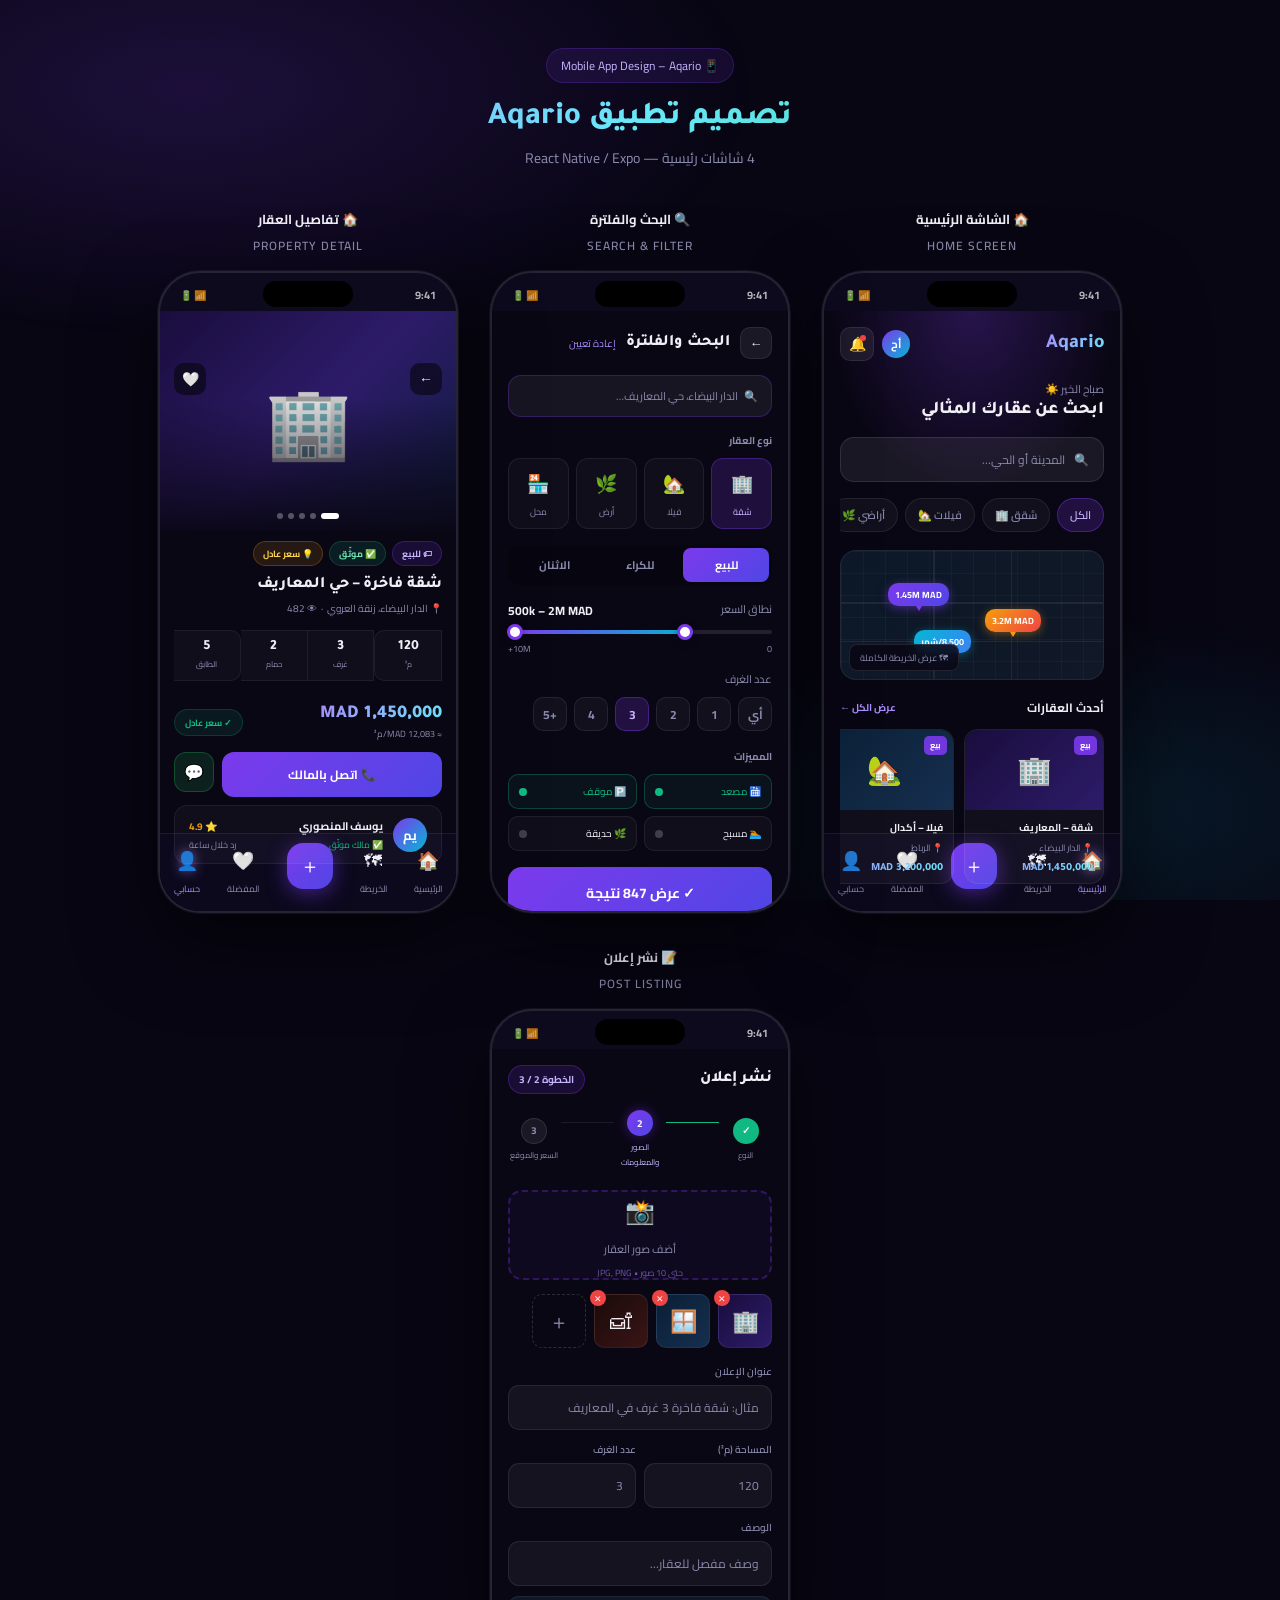
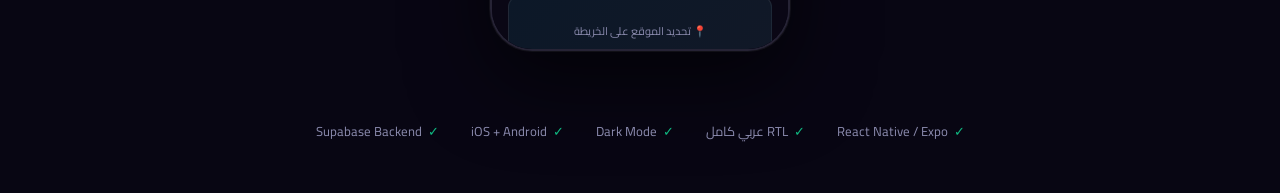
<file: mobile-design.html>
<!DOCTYPE html>
<html lang="ar" dir="rtl">
<head>
<meta charset="UTF-8">
<meta name="viewport" content="width=device-width, initial-scale=1.0">
<title>Aqario – Mobile Design</title>
<link href="https://fonts.googleapis.com/css2?family=Cairo:wght@300;400;600;700;900&family=Tajawal:wght@400;700;800&display=swap" rel="stylesheet">
<style>
  :root {
    --bg-page: #080613;
    --primary: #7C3AED;
    --accent: #4F46E5;
    --teal: #06B6D4;
    --gold: #F59E0B;
    --green: #10B981;
    --red: #EF4444;
    --text: #F0EFF6;
    --muted: #8B8BAE;
  }

  * { margin:0; padding:0; box-sizing:border-box; }

  body {
    font-family: 'Cairo', sans-serif;
    background: var(--bg-page);
    color: var(--text);
    min-height: 100vh;
    overflow-x: hidden;
  }

  body::before {
    content:''; position:fixed; inset:0; pointer-events:none; z-index:0;
    background:
      radial-gradient(ellipse 80% 50% at 15% 10%, rgba(124,58,237,0.18) 0%, transparent 55%),
      radial-gradient(ellipse 60% 40% at 85% 90%, rgba(6,182,212,0.12) 0%, transparent 55%);
  }

  /* PAGE HEADER */
  .page-header {
    position: relative; z-index: 10;
    text-align: center; padding: 48px 24px 36px;
  }
  .page-header .badge {
    display: inline-flex; align-items: center; gap: 7px;
    padding: 5px 14px; border-radius: 20px; font-size: 12px;
    background: rgba(124,58,237,0.12); border: 1px solid rgba(124,58,237,0.25);
    color: #C4B5FD; margin-bottom: 16px;
  }
  .page-header h1 {
    font-family: 'Tajawal', sans-serif; font-size: 32px; font-weight: 800;
    background: linear-gradient(135deg, #A78BFA, #67E8F9, #34D399);
    -webkit-background-clip: text; -webkit-text-fill-color: transparent; background-clip: text;
    margin-bottom: 8px;
  }
  .page-header p { font-size: 14px; color: var(--muted); }

  /* SCREENS ROW */
  .screens-row {
    position: relative; z-index: 1;
    display: flex; gap: 32px; justify-content: center; align-items: flex-start;
    padding: 0 40px 60px; flex-wrap: wrap;
  }

  /* PHONE FRAME */
  .phone-wrap { display: flex; flex-direction: column; align-items: center; gap: 14px; }
  .screen-label {
    font-size: 12px; color: var(--muted); font-weight: 600;
    letter-spacing: 1px; text-transform: uppercase; text-align: center;
  }
  .screen-label span {
    display: block; font-size: 13px; color: var(--text);
    font-weight: 700; margin-bottom: 3px; letter-spacing: 0;
    text-transform: none;
  }

  .phone {
    width: 300px;
    background: #0D0A1E;
    border-radius: 42px;
    border: 2px solid rgba(255,255,255,0.1);
    box-shadow:
      0 0 0 1px rgba(255,255,255,0.05),
      0 30px 80px rgba(0,0,0,0.6),
      inset 0 1px 0 rgba(255,255,255,0.08);
    overflow: hidden;
    position: relative;
  }

  /* Status bar */
  .status-bar {
    display: flex; justify-content: space-between; align-items: center;
    padding: 12px 20px 6px;
    font-size: 11px; font-weight: 700; color: rgba(255,255,255,0.7);
    background: rgba(13,10,30,0.95);
  }
  .status-icons { display: flex; gap: 4px; align-items: center; font-size: 10px; }

  /* Dynamic island */
  .island {
    width: 90px; height: 26px;
    background: #000; border-radius: 20px;
    margin: 0 auto 0;
    position: absolute; top: 8px; left: 50%; transform: translateX(-50%);
    z-index: 10;
  }

  /* Screen content wrapper */
  .screen {
    height: 600px; overflow: hidden; position: relative;
    background: #0A0715;
  }

  /* ==================== SCREEN 1: HOME ==================== */
  .s1-bg {
    position: absolute; inset: 0;
    background:
      radial-gradient(ellipse 80% 50% at 50% 0%, rgba(124,58,237,0.25) 0%, transparent 60%),
      linear-gradient(180deg, #0A0715 0%, #080613 100%);
  }

  .s1-content { position: relative; z-index: 1; padding: 16px 16px 0; }

  /* Top bar */
  .s1-topbar { display: flex; justify-content: space-between; align-items: center; margin-bottom: 18px; }
  .s1-logo { font-family: 'Tajawal', sans-serif; font-size: 20px; font-weight: 800; background: linear-gradient(135deg, #A78BFA, #67E8F9); -webkit-background-clip: text; -webkit-text-fill-color: transparent; background-clip: text; }
  .s1-notif { width: 34px; height: 34px; border-radius: 10px; background: rgba(255,255,255,0.07); border: 1px solid rgba(255,255,255,0.08); display: flex; align-items: center; justify-content: center; font-size: 14px; position: relative; }
  .notif-red { position: absolute; top: 7px; right: 7px; width: 6px; height: 6px; background: var(--red); border-radius: 50%; }

  /* Greeting */
  .s1-greeting { margin-bottom: 16px; }
  .s1-greeting p { font-size: 11px; color: var(--muted); }
  .s1-greeting h2 { font-family: 'Tajawal', sans-serif; font-size: 18px; font-weight: 800; }

  /* Search */
  .s1-search {
    display: flex; align-items: center; gap: 8px;
    background: rgba(255,255,255,0.07); border: 1px solid rgba(255,255,255,0.1);
    border-radius: 14px; padding: 10px 14px; margin-bottom: 16px;
    font-size: 12px; color: var(--muted);
  }

  /* Quick filters */
  .s1-filters { display: flex; gap: 7px; margin-bottom: 18px; overflow-x: auto; }
  .s1-filters::-webkit-scrollbar { display: none; }
  .fchip { padding: 6px 12px; border-radius: 20px; font-size: 11px; font-weight: 600; white-space: nowrap; border: 1px solid rgba(255,255,255,0.08); background: rgba(255,255,255,0.04); color: var(--muted); }
  .fchip.active { background: rgba(124,58,237,0.2); border-color: rgba(124,58,237,0.4); color: #C4B5FD; }

  /* Map preview mini */
  .s1-map {
    height: 130px; border-radius: 16px; overflow: hidden; position: relative;
    background: linear-gradient(135deg, #0c1828, #111827);
    margin-bottom: 16px; border: 1px solid rgba(255,255,255,0.07);
  }
  .map-grid-s { position: absolute; inset: 0; background-image: linear-gradient(rgba(255,255,255,0.03) 1px, transparent 1px), linear-gradient(90deg, rgba(255,255,255,0.03) 1px, transparent 1px); background-size: 22px 22px; }
  .map-road-s { position: absolute; background: rgba(255,255,255,0.07); }
  .mh1 { height: 2px; width: 100%; top: 40%; }
  .mh2 { height: 1px; width: 100%; top: 70%; }
  .mv1 { width: 2px; height: 100%; left: 35%; }
  .mv2 { width: 1px; height: 100%; left: 65%; }

  .s-pin { position: absolute; display: flex; flex-direction: column; align-items: center; }
  .s-pin-label { padding: 3px 7px; border-radius: 10px; font-size: 9px; font-weight: 700; color: white; white-space: nowrap; font-family: 'Cairo', sans-serif; }
  .sp1 { top: 25%; left: 18%; }
  .sp1 .s-pin-label { background: linear-gradient(135deg, var(--primary), var(--accent)); box-shadow: 0 2px 10px rgba(124,58,237,0.5); }
  .sp2 { top: 45%; left: 55%; }
  .sp2 .s-pin-label { background: linear-gradient(135deg, var(--gold), #EF4444); box-shadow: 0 2px 10px rgba(245,158,11,0.4); }
  .sp3 { top: 62%; left: 28%; }
  .sp3 .s-pin-label { background: linear-gradient(135deg, var(--teal), #3B82F6); box-shadow: 0 2px 10px rgba(6,182,212,0.4); }
  .s-pin-dot { width: 0; height: 0; border-left: 3px solid transparent; border-right: 3px solid transparent; }
  .sp1 .s-pin-dot { border-top: 5px solid var(--primary); }
  .sp2 .s-pin-dot { border-top: 5px solid var(--gold); }
  .sp3 .s-pin-dot { border-top: 5px solid var(--teal); }

  .map-expand-btn {
    position: absolute; bottom: 8px; left: 8px;
    background: rgba(10,7,21,0.85); border: 1px solid rgba(255,255,255,0.1);
    border-radius: 8px; padding: 4px 10px; font-size: 9px; color: var(--muted);
    backdrop-filter: blur(8px);
  }

  /* Property mini cards */
  .s1-cards-title { font-size: 12px; font-weight: 700; margin-bottom: 10px; display: flex; justify-content: space-between; align-items: center; }
  .s1-cards-title span { font-size: 10px; color: #A78BFA; }
  .s1-cards { display: flex; gap: 10px; overflow-x: auto; }
  .s1-cards::-webkit-scrollbar { display: none; }

  .mini-card {
    flex-shrink: 0; width: 140px;
    background: rgba(255,255,255,0.04); border: 1px solid rgba(255,255,255,0.07);
    border-radius: 14px; overflow: hidden;
  }
  .mini-card-img { height: 80px; display: flex; align-items: center; justify-content: center; font-size: 28px; position: relative; }
  .mc1 { background: linear-gradient(135deg, #1a0d3d, #2d1b69); }
  .mc2 { background: linear-gradient(135deg, #0a1f35, #162f4f); }
  .mc3 { background: linear-gradient(135deg, #0d1f0a, #183015); }
  .mc-tag { position: absolute; top: 6px; right: 6px; padding: 2px 6px; border-radius: 5px; font-size: 8px; font-weight: 700; font-family: 'Cairo', sans-serif; }
  .mct-sale { background: rgba(124,58,237,0.9); color: white; }
  .mct-rent { background: rgba(6,182,212,0.9); color: white; }
  .mini-card-body { padding: 8px 10px; }
  .mc-title { font-size: 10px; font-weight: 700; margin-bottom: 2px; white-space: nowrap; overflow: hidden; text-overflow: ellipsis; }
  .mc-loc { font-size: 9px; color: var(--muted); margin-bottom: 6px; }
  .mc-price { font-family: 'Tajawal', sans-serif; font-size: 11px; font-weight: 800; background: linear-gradient(135deg, #A78BFA, #67E8F9); -webkit-background-clip: text; -webkit-text-fill-color: transparent; background-clip: text; }

  /* Bottom nav */
  .bottom-nav {
    position: absolute; bottom: 0; left: 0; right: 0;
    background: rgba(13,10,30,0.97); border-top: 1px solid rgba(255,255,255,0.07);
    display: flex; justify-content: space-around; align-items: center;
    padding: 10px 0 14px;
    backdrop-filter: blur(20px);
  }
  .nav-tab { display: flex; flex-direction: column; align-items: center; gap: 3px; cursor: pointer; }
  .nav-icon { font-size: 18px; }
  .nav-lbl { font-size: 9px; color: var(--muted); }
  .nav-tab.active .nav-lbl { color: #A78BFA; }
  .nav-tab.active .nav-icon { filter: drop-shadow(0 0 6px rgba(167,139,250,0.6)); }

  .nav-add {
    width: 46px; height: 46px; border-radius: 16px;
    background: linear-gradient(135deg, var(--primary), var(--accent));
    display: flex; align-items: center; justify-content: center;
    font-size: 20px; font-weight: 300; color: white;
    box-shadow: 0 4px 20px rgba(124,58,237,0.5);
    margin-top: -10px;
  }

  /* ==================== SCREEN 2: SEARCH/FILTER ==================== */
  .s2-bg { position: absolute; inset: 0; background: #0A0715; }
  .s2-content { position: relative; z-index: 1; padding: 16px; }

  .s2-header { display: flex; align-items: center; gap: 10px; margin-bottom: 16px; }
  .back-btn { width: 32px; height: 32px; border-radius: 10px; background: rgba(255,255,255,0.07); border: 1px solid rgba(255,255,255,0.08); display: flex; align-items: center; justify-content: center; font-size: 13px; }
  .s2-header h3 { font-family: 'Tajawal', sans-serif; font-size: 16px; font-weight: 800; }

  .s2-search-bar {
    display: flex; align-items: center; gap: 8px;
    background: rgba(255,255,255,0.06); border: 1px solid rgba(124,58,237,0.3);
    border-radius: 13px; padding: 10px 13px; margin-bottom: 14px;
    font-size: 11px; color: var(--muted);
  }

  /* Type selector */
  .type-grid { display: grid; grid-template-columns: repeat(4, 1fr); gap: 7px; margin-bottom: 16px; }
  .type-cell { border-radius: 12px; padding: 8px 4px; text-align: center; border: 1px solid rgba(255,255,255,0.07); background: rgba(255,255,255,0.03); cursor: pointer; }
  .type-cell.sel { background: rgba(124,58,237,0.18); border-color: rgba(124,58,237,0.35); }
  .type-cell .t-ico { font-size: 18px; margin-bottom: 3px; }
  .type-cell .t-lbl { font-size: 9px; color: var(--muted); }
  .type-cell.sel .t-lbl { color: #C4B5FD; }

  /* Operation toggle */
  .op-toggle { display: flex; background: rgba(0,0,0,0.3); border-radius: 11px; padding: 3px; margin-bottom: 14px; }
  .op-btn { flex: 1; padding: 7px; border-radius: 8px; font-size: 11px; font-weight: 700; text-align: center; cursor: pointer; color: var(--muted); }
  .op-btn.active { background: linear-gradient(135deg, var(--primary), var(--accent)); color: white; }

  /* Slider label */
  .filter-label { font-size: 11px; color: var(--muted); margin-bottom: 8px; display: flex; justify-content: space-between; }
  .filter-label strong { color: var(--text); font-size: 12px; }

  /* Fake slider */
  .slider-track { height: 4px; background: rgba(255,255,255,0.1); border-radius: 10px; margin-bottom: 6px; position: relative; }
  .slider-fill { position: absolute; right: 30%; left: 0; height: 100%; background: linear-gradient(135deg, var(--primary), var(--teal)); border-radius: 10px; }
  .slider-thumb { position: absolute; top: -6px; width: 16px; height: 16px; border-radius: 50%; background: white; border: 3px solid var(--primary); box-shadow: 0 2px 8px rgba(0,0,0,0.4); }
  .slider-t1 { left: -1px; }
  .slider-t2 { right: 30%; }

  /* Rooms picker */
  .rooms-row { display: flex; gap: 7px; margin-bottom: 16px; }
  .room-btn { width: 34px; height: 34px; border-radius: 10px; border: 1px solid rgba(255,255,255,0.08); background: rgba(255,255,255,0.04); display: flex; align-items: center; justify-content: center; font-size: 12px; font-weight: 700; color: var(--muted); }
  .room-btn.sel { background: rgba(124,58,237,0.2); border-color: rgba(124,58,237,0.4); color: #C4B5FD; }

  /* Features toggles */
  .feat-grid { display: grid; grid-template-columns: 1fr 1fr; gap: 7px; margin-bottom: 16px; }
  .feat-toggle { display: flex; align-items: center; gap: 6px; padding: 7px 10px; border-radius: 10px; border: 1px solid rgba(255,255,255,0.07); background: rgba(255,255,255,0.03); font-size: 10px; }
  .feat-toggle.on { border-color: rgba(16,185,129,0.3); background: rgba(16,185,129,0.07); color: var(--green); }
  .toggle-dot { width: 8px; height: 8px; border-radius: 50%; margin-right: auto; }
  .feat-toggle.on .toggle-dot { background: var(--green); }
  .feat-toggle .toggle-dot { background: rgba(255,255,255,0.2); }

  /* Apply btn */
  .apply-btn {
    width: 100%; padding: 13px; border-radius: 14px;
    background: linear-gradient(135deg, var(--primary), var(--accent));
    border: none; color: white; font-family: 'Cairo', sans-serif;
    font-size: 14px; font-weight: 700; text-align: center;
  }

  /* ==================== SCREEN 3: PROPERTY DETAIL ==================== */
  .s3-bg { position: absolute; inset: 0; background: #0A0715; }
  .s3-content { position: relative; z-index: 1; }

  /* Hero image */
  .s3-hero {
    height: 220px; position: relative;
    background: linear-gradient(135deg, #1a0d3d 0%, #2d1b69 50%, #0d1b3a 100%);
    display: flex; align-items: center; justify-content: center; font-size: 70px;
  }
  .s3-hero::after { content:''; position:absolute; inset:0; background: linear-gradient(180deg, transparent 40%, rgba(10,7,21,0.95) 100%); }
  .s3-back { position: absolute; top: 52px; right: 14px; z-index: 5; width: 32px; height: 32px; border-radius: 10px; background: rgba(10,7,21,0.7); display: flex; align-items: center; justify-content: center; font-size: 14px; backdrop-filter: blur(8px); }
  .s3-fav { position: absolute; top: 52px; left: 14px; z-index: 5; width: 32px; height: 32px; border-radius: 10px; background: rgba(10,7,21,0.7); display: flex; align-items: center; justify-content: center; font-size: 14px; backdrop-filter: blur(8px); }

  /* Thumbnails */
  .s3-thumbs { position: absolute; bottom: 12px; left: 50%; transform: translateX(-50%); z-index: 5; display: flex; gap: 5px; }
  .s3-dot { width: 6px; height: 6px; border-radius: 50%; background: rgba(255,255,255,0.3); }
  .s3-dot.active { background: white; width: 18px; border-radius: 3px; }

  /* Tag pills */
  .s3-tags { display: flex; gap: 6px; padding: 10px 14px 0; }
  .s3-tag { padding: 3px 9px; border-radius: 20px; font-size: 9px; font-weight: 700; }
  .st-sale { background: rgba(124,58,237,0.15); border: 1px solid rgba(124,58,237,0.3); color: #C4B5FD; }
  .st-ver { background: rgba(16,185,129,0.12); border: 1px solid rgba(16,185,129,0.25); color: #6EE7B7; }
  .st-fair { background: rgba(245,158,11,0.12); border: 1px solid rgba(245,158,11,0.25); color: #FCD34D; }

  .s3-info { padding: 10px 14px; }
  .s3-title { font-family: 'Tajawal', sans-serif; font-size: 16px; font-weight: 800; margin-bottom: 4px; }
  .s3-loc { font-size: 10px; color: var(--muted); display: flex; align-items: center; gap: 4px; margin-bottom: 12px; }

  /* Specs row */
  .s3-specs { display: flex; gap: 0; margin-bottom: 12px; }
  .s3-spec { flex: 1; text-align: center; padding: 8px 4px; background: rgba(255,255,255,0.03); border: 1px solid rgba(255,255,255,0.06); border-left: none; }
  .s3-spec:first-child { border-left: 1px solid rgba(255,255,255,0.06); border-radius: 10px 0 0 10px; }
  .s3-spec:last-child { border-radius: 0 10px 10px 0; }
  .s3-spec .sv { font-family: 'Tajawal', sans-serif; font-size: 14px; font-weight: 800; }
  .s3-spec .sl { font-size: 8px; color: var(--muted); margin-top: 1px; }

  /* Price + CTA */
  .s3-price-row { display: flex; justify-content: space-between; align-items: center; padding: 0 14px; margin-bottom: 10px; }
  .s3-price { font-family: 'Tajawal', sans-serif; font-size: 18px; font-weight: 900; background: linear-gradient(135deg, #A78BFA, #67E8F9); -webkit-background-clip: text; -webkit-text-fill-color: transparent; background-clip: text; }
  .s3-price-sub { font-size: 9px; color: var(--muted); }

  .s3-cta-row { display: flex; gap: 8px; padding: 0 14px; }
  .cta-call { flex: 1; padding: 11px; background: linear-gradient(135deg, var(--primary), var(--accent)); border: none; border-radius: 12px; color: white; font-family: 'Cairo', sans-serif; font-size: 12px; font-weight: 700; display: flex; align-items: center; justify-content: center; gap: 5px; }
  .cta-wa { width: 40px; height: 40px; border-radius: 12px; background: rgba(37,211,102,0.12); border: 1px solid rgba(37,211,102,0.25); display: flex; align-items: center; justify-content: center; font-size: 16px; }

  /* Owner */
  .s3-owner { display: flex; align-items: center; gap: 10px; padding: 10px 14px; margin: 8px 14px 0; background: rgba(255,255,255,0.03); border: 1px solid rgba(255,255,255,0.06); border-radius: 13px; }
  .owner-av { width: 34px; height: 34px; border-radius: 50%; background: linear-gradient(135deg, var(--primary), var(--teal)); display: flex; align-items: center; justify-content: center; font-size: 13px; font-weight: 700; color: white; -webkit-text-fill-color: white; }
  .owner-name { font-size: 11px; font-weight: 700; }
  .owner-ver { font-size: 9px; color: var(--green); }
  .owner-stats { margin-right: auto; text-align: left; }
  .owner-rate { font-size: 10px; font-weight: 700; color: var(--gold); }
  .owner-time { font-size: 9px; color: var(--muted); }

  /* ==================== SCREEN 4: PUBLISH ==================== */
  .s4-bg { position: absolute; inset: 0; background: #0A0715; }
  .s4-content { position: relative; z-index: 1; padding: 16px; }

  .s4-header { display: flex; align-items: center; justify-content: space-between; margin-bottom: 16px; }
  .s4-header h3 { font-family: 'Tajawal', sans-serif; font-size: 16px; font-weight: 800; }
  .s4-step-pill { padding: 4px 10px; border-radius: 20px; font-size: 10px; font-weight: 700; background: rgba(124,58,237,0.15); border: 1px solid rgba(124,58,237,0.3); color: #C4B5FD; }

  /* Progress steps */
  .s4-progress { display: flex; align-items: center; gap: 0; margin-bottom: 20px; }
  .prog-step { flex: 1; display: flex; flex-direction: column; align-items: center; gap: 4px; }
  .prog-circle { width: 26px; height: 26px; border-radius: 50%; display: flex; align-items: center; justify-content: center; font-size: 10px; font-weight: 700; }
  .pc-done { background: var(--green); color: white; -webkit-text-fill-color: white; }
  .pc-active { background: linear-gradient(135deg, var(--primary), var(--accent)); color: white; -webkit-text-fill-color: white; box-shadow: 0 0 12px rgba(124,58,237,0.4); }
  .pc-idle { background: rgba(255,255,255,0.07); color: var(--muted); border: 1px solid rgba(255,255,255,0.1); }
  .prog-lbl { font-size: 8px; color: var(--muted); text-align: center; }
  .prog-lbl.active-lbl { color: #C4B5FD; }
  .prog-line { flex: 1; height: 1px; background: rgba(255,255,255,0.08); margin-bottom: 14px; align-self: flex-start; margin-top: 12px; }
  .prog-line.done { background: var(--green); }

  /* Upload zone */
  .s4-upload {
    height: 90px; border: 2px dashed rgba(124,58,237,0.3);
    border-radius: 14px; display: flex; flex-direction: column;
    align-items: center; justify-content: center; gap: 5px;
    background: rgba(124,58,237,0.05); margin-bottom: 14px; cursor: pointer;
  }
  .s4-upload .up-icon { font-size: 24px; }
  .s4-upload .up-text { font-size: 11px; color: var(--muted); }
  .s4-upload .up-sub { font-size: 9px; color: rgba(167,139,250,0.6); }

  /* Uploaded thumb */
  .s4-imgs { display: flex; gap: 8px; margin-bottom: 14px; }
  .s4-img-thumb { width: 54px; height: 54px; border-radius: 10px; display: flex; align-items: center; justify-content: center; font-size: 22px; position: relative; border: 1px solid rgba(255,255,255,0.08); }
  .ti1 { background: linear-gradient(135deg,#1a0d3d,#2d1b69); }
  .ti2 { background: linear-gradient(135deg,#0a1f35,#162f4f); }
  .ti3 { background: linear-gradient(135deg,#1a0a0a,#3a1515); }
  .thumb-rm { position: absolute; top: -5px; left: -5px; width: 16px; height: 16px; border-radius: 50%; background: var(--red); color: white; font-size: 9px; display: flex; align-items: center; justify-content: center; -webkit-text-fill-color: white; }
  .s4-add-more { width: 54px; height: 54px; border-radius: 10px; border: 1px dashed rgba(255,255,255,0.15); display: flex; align-items: center; justify-content: center; font-size: 20px; color: var(--muted); }

  /* Form fields */
  .s4-field { margin-bottom: 10px; }
  .s4-label { font-size: 10px; color: var(--muted); margin-bottom: 4px; font-weight: 600; }
  .s4-input {
    width: 100%; padding: 10px 12px;
    background: rgba(255,255,255,0.05); border: 1px solid rgba(255,255,255,0.08);
    border-radius: 11px; font-family: 'Cairo', sans-serif; font-size: 12px; color: var(--text);
    outline: none;
  }
  .s4-input:focus { border-color: rgba(124,58,237,0.4); }
  .s4-input::placeholder { color: var(--muted); }

  .s4-row { display: flex; gap: 8px; }
  .s4-row .s4-field { flex: 1; }

  /* Map pick */
  .s4-map-pick {
    height: 70px; border-radius: 11px; overflow: hidden; position: relative;
    background: linear-gradient(135deg, #0c1828, #111827);
    border: 1px solid rgba(255,255,255,0.07); margin-bottom: 14px; cursor: pointer;
    display: flex; align-items: center; justify-content: center;
    font-size: 11px; color: var(--muted); gap: 6px;
  }

  /* Next btn */
  .s4-next { width: 100%; padding: 13px; border-radius: 14px; background: linear-gradient(135deg, var(--primary), var(--accent)); border: none; color: white; font-family: 'Cairo', sans-serif; font-size: 14px; font-weight: 700; text-align: center; margin-top: 4px; }

  /* PAGE FOOTER */
  .page-footer {
    position: relative; z-index: 10;
    text-align: center; padding: 0 24px 50px;
  }
  .features-row { display: flex; justify-content: center; gap: 32px; flex-wrap: wrap; margin-top: 8px; }
  .feat-item { display: flex; align-items: center; gap: 6px; font-size: 13px; color: var(--muted); }
  .feat-item span { color: var(--green); }
</style>
</head>
<body>

<!-- PAGE HEADER -->
<div class="page-header">
  <div class="badge">📱 Mobile App Design – Aqario</div>
  <h1>تصميم تطبيق Aqario</h1>
  <p>4 شاشات رئيسية — React Native / Expo</p>
</div>

<!-- SCREENS -->
<div class="screens-row">

  <!-- ===== SCREEN 1: HOME ===== -->
  <div class="phone-wrap">
    <div class="screen-label">
      <span>🏠 الشاشة الرئيسية</span>
      Home Screen
    </div>
    <div class="phone">
      <div class="island"></div>
      <div class="status-bar">
        <span>9:41</span>
        <div class="status-icons">📶 🔋</div>
      </div>
      <div class="screen">
        <div class="s1-bg"></div>
        <div class="s1-content">
          <!-- Topbar -->
          <div class="s1-topbar">
            <div class="s1-logo">Aqario</div>
            <div style="display:flex;gap:8px;align-items:center">
              <div style="width:28px;height:28px;border-radius:50%;background:linear-gradient(135deg,#7C3AED,#06B6D4);display:flex;align-items:center;justify-content:center;font-size:11px;font-weight:700;color:white;-webkit-text-fill-color:white;">أح</div>
              <div class="s1-notif">🔔<div class="notif-red"></div></div>
            </div>
          </div>
          <!-- Greeting -->
          <div class="s1-greeting">
            <p>صباح الخير ☀️</p>
            <h2>ابحث عن عقارك المثالي</h2>
          </div>
          <!-- Search -->
          <div class="s1-search">🔍 &nbsp; المدينة أو الحي…</div>
          <!-- Filters -->
          <div class="s1-filters">
            <div class="fchip active">الكل</div>
            <div class="fchip">شقق 🏢</div>
            <div class="fchip">فيلات 🏡</div>
            <div class="fchip">أراضي 🌿</div>
            <div class="fchip">محلات 🏪</div>
          </div>
          <!-- Map -->
          <div class="s1-map">
            <div class="map-grid-s"></div>
            <div class="map-road-s mh1"></div>
            <div class="map-road-s mh2"></div>
            <div class="map-road-s mv1"></div>
            <div class="map-road-s mv2"></div>
            <div class="s-pin sp1"><div class="s-pin-label">1.45M MAD</div><div class="s-pin-dot"></div></div>
            <div class="s-pin sp2"><div class="s-pin-label">3.2M MAD</div><div class="s-pin-dot"></div></div>
            <div class="s-pin sp3"><div class="s-pin-label">8,500/شهر</div><div class="s-pin-dot"></div></div>
            <div class="map-expand-btn">🗺 عرض الخريطة الكاملة</div>
          </div>
          <!-- Cards -->
          <div class="s1-cards-title">أحدث العقارات <span>عرض الكل ←</span></div>
          <div class="s1-cards">
            <div class="mini-card">
              <div class="mini-card-img mc1">🏢<span class="mc-tag mct-sale">بيع</span></div>
              <div class="mini-card-body">
                <div class="mc-title">شقة – المعاريف</div>
                <div class="mc-loc">📍 الدار البيضاء</div>
                <div class="mc-price">1,450,000 MAD</div>
              </div>
            </div>
            <div class="mini-card">
              <div class="mini-card-img mc2">🏡<span class="mc-tag mct-sale">بيع</span></div>
              <div class="mini-card-body">
                <div class="mc-title">فيلا – أكدال</div>
                <div class="mc-loc">📍 الرباط</div>
                <div class="mc-price">3,200,000 MAD</div>
              </div>
            </div>
            <div class="mini-card">
              <div class="mini-card-img mc3">🏪<span class="mc-tag mct-rent">كراء</span></div>
              <div class="mini-card-body">
                <div class="mc-title">محل – البال</div>
                <div class="mc-loc">📍 فاس</div>
                <div class="mc-price">12,000 MAD/شهر</div>
              </div>
            </div>
          </div>
        </div>
        <!-- Bottom Nav -->
        <div class="bottom-nav">
          <div class="nav-tab active"><div class="nav-icon">🏠</div><div class="nav-lbl">الرئيسية</div></div>
          <div class="nav-tab"><div class="nav-icon">🗺</div><div class="nav-lbl">الخريطة</div></div>
          <div class="nav-add">＋</div>
          <div class="nav-tab"><div class="nav-icon">🤍</div><div class="nav-lbl">المفضلة</div></div>
          <div class="nav-tab"><div class="nav-icon">👤</div><div class="nav-lbl">حسابي</div></div>
        </div>
      </div>
    </div>
  </div>

  <!-- ===== SCREEN 2: FILTER ===== -->
  <div class="phone-wrap">
    <div class="screen-label">
      <span>🔍 البحث والفلترة</span>
      Search & Filter
    </div>
    <div class="phone">
      <div class="island"></div>
      <div class="status-bar"><span>9:41</span><div class="status-icons">📶 🔋</div></div>
      <div class="screen">
        <div class="s2-bg"></div>
        <div class="s2-content">
          <div class="s2-header">
            <div class="back-btn">←</div>
            <h3>البحث والفلترة</h3>
            <div style="font-size:10px;color:#A78BFA;cursor:pointer;">إعادة تعيين</div>
          </div>
          <div class="s2-search-bar">🔍 &nbsp; الدار البيضاء، حي المعاريف…</div>

          <!-- Type -->
          <div style="font-size:10px;color:var(--muted);font-weight:700;margin-bottom:8px;">نوع العقار</div>
          <div class="type-grid">
            <div class="type-cell sel"><div class="t-ico">🏢</div><div class="t-lbl">شقة</div></div>
            <div class="type-cell"><div class="t-ico">🏡</div><div class="t-lbl">فيلا</div></div>
            <div class="type-cell"><div class="t-ico">🌿</div><div class="t-lbl">أرض</div></div>
            <div class="type-cell"><div class="t-ico">🏪</div><div class="t-lbl">محل</div></div>
          </div>

          <!-- Operation -->
          <div class="op-toggle">
            <div class="op-btn active">للبيع</div>
            <div class="op-btn">للكراء</div>
            <div class="op-btn">الاثنان</div>
          </div>

          <!-- Price range -->
          <div class="filter-label">نطاق السعر <strong>500k – 2M MAD</strong></div>
          <div class="slider-track">
            <div class="slider-fill"></div>
            <div class="slider-thumb slider-t1"></div>
            <div class="slider-thumb slider-t2"></div>
          </div>
          <div style="display:flex;justify-content:space-between;font-size:9px;color:var(--muted);margin-bottom:12px;"><span>0</span><span>10M+</span></div>

          <!-- Rooms -->
          <div class="filter-label">عدد الغرف <strong></strong></div>
          <div class="rooms-row">
            <div class="room-btn">أي</div>
            <div class="room-btn">1</div>
            <div class="room-btn">2</div>
            <div class="room-btn sel">3</div>
            <div class="room-btn">4</div>
            <div class="room-btn">+5</div>
          </div>

          <!-- Features -->
          <div style="font-size:10px;color:var(--muted);font-weight:700;margin-bottom:8px;">المميزات</div>
          <div class="feat-grid">
            <div class="feat-toggle on">🛗 مصعد<div class="toggle-dot"></div></div>
            <div class="feat-toggle on">🅿️ موقف<div class="toggle-dot"></div></div>
            <div class="feat-toggle">🏊 مسبح<div class="toggle-dot"></div></div>
            <div class="feat-toggle">🌿 حديقة<div class="toggle-dot"></div></div>
          </div>

          <button class="apply-btn">✓ عرض 847 نتيجة</button>
        </div>
      </div>
    </div>
  </div>

  <!-- ===== SCREEN 3: PROPERTY DETAIL ===== -->
  <div class="phone-wrap">
    <div class="screen-label">
      <span>🏠 تفاصيل العقار</span>
      Property Detail
    </div>
    <div class="phone">
      <div class="island"></div>
      <div class="status-bar"><span>9:41</span><div class="status-icons">📶 🔋</div></div>
      <div class="screen">
        <div class="s3-bg"></div>
        <div class="s3-content">
          <!-- Hero -->
          <div class="s3-hero">
            🏢
            <div class="s3-back">←</div>
            <div class="s3-fav">🤍</div>
            <div class="s3-thumbs">
              <div class="s3-dot active"></div>
              <div class="s3-dot"></div>
              <div class="s3-dot"></div>
              <div class="s3-dot"></div>
              <div class="s3-dot"></div>
            </div>
          </div>
          <!-- Tags -->
          <div class="s3-tags">
            <div class="s3-tag st-sale">🏷 للبيع</div>
            <div class="s3-tag st-ver">✅ موثّق</div>
            <div class="s3-tag st-fair">💡 سعر عادل</div>
          </div>
          <!-- Info -->
          <div class="s3-info">
            <div class="s3-title">شقة فاخرة – حي المعاريف</div>
            <div class="s3-loc">📍 الدار البيضاء، زنقة العروي &nbsp;·&nbsp; 👁 482</div>
            <!-- Specs -->
            <div class="s3-specs">
              <div class="s3-spec"><div class="sv">120</div><div class="sl">م²</div></div>
              <div class="s3-spec"><div class="sv">3</div><div class="sl">غرف</div></div>
              <div class="s3-spec"><div class="sv">2</div><div class="sl">حمام</div></div>
              <div class="s3-spec"><div class="sv">5</div><div class="sl">الطابق</div></div>
            </div>
          </div>
          <!-- Price -->
          <div class="s3-price-row">
            <div>
              <div class="s3-price">1,450,000 MAD</div>
              <div class="s3-price-sub">≈ 12,083 MAD/م²</div>
            </div>
            <div style="background:rgba(16,185,129,0.1);border:1px solid rgba(16,185,129,0.2);border-radius:20px;padding:4px 10px;font-size:9px;font-weight:700;color:var(--green);">✓ سعر عادل</div>
          </div>
          <!-- CTA -->
          <div class="s3-cta-row">
            <button class="cta-call">📞 اتصل بالمالك</button>
            <div class="cta-wa">💬</div>
          </div>
          <!-- Owner -->
          <div class="s3-owner">
            <div class="owner-av">يم</div>
            <div>
              <div class="owner-name">يوسف المنصوري</div>
              <div class="owner-ver">✅ مالك موثّق</div>
            </div>
            <div class="owner-stats">
              <div class="owner-rate">⭐ 4.9</div>
              <div class="owner-time">رد خلال ساعة</div>
            </div>
          </div>
        </div>
        <!-- Bottom Nav -->
        <div class="bottom-nav" style="position:absolute;">
          <div class="nav-tab"><div class="nav-icon">🏠</div><div class="nav-lbl">الرئيسية</div></div>
          <div class="nav-tab"><div class="nav-icon">🗺</div><div class="nav-lbl">الخريطة</div></div>
          <div class="nav-add">＋</div>
          <div class="nav-tab"><div class="nav-icon">🤍</div><div class="nav-lbl">المفضلة</div></div>
          <div class="nav-tab active"><div class="nav-icon">👤</div><div class="nav-lbl">حسابي</div></div>
        </div>
      </div>
    </div>
  </div>

  <!-- ===== SCREEN 4: PUBLISH ===== -->
  <div class="phone-wrap">
    <div class="screen-label">
      <span>📝 نشر إعلان</span>
      Post Listing
    </div>
    <div class="phone">
      <div class="island"></div>
      <div class="status-bar"><span>9:41</span><div class="status-icons">📶 🔋</div></div>
      <div class="screen">
        <div class="s4-bg"></div>
        <div class="s4-content">
          <div class="s4-header">
            <h3>نشر إعلان</h3>
            <div class="s4-step-pill">الخطوة 2 / 3</div>
          </div>

          <!-- Progress -->
          <div class="s4-progress">
            <div class="prog-step">
              <div class="prog-circle pc-done">✓</div>
              <div class="prog-lbl">النوع</div>
            </div>
            <div class="prog-line done"></div>
            <div class="prog-step">
              <div class="prog-circle pc-active">2</div>
              <div class="prog-lbl active-lbl">الصور والمعلومات</div>
            </div>
            <div class="prog-line"></div>
            <div class="prog-step">
              <div class="prog-circle pc-idle">3</div>
              <div class="prog-lbl">السعر والموقع</div>
            </div>
          </div>

          <!-- Upload -->
          <div class="s4-upload">
            <div class="up-icon">📸</div>
            <div class="up-text">أضف صور العقار</div>
            <div class="up-sub">حتى 10 صور • JPG, PNG</div>
          </div>

          <!-- Uploaded thumbs -->
          <div class="s4-imgs">
            <div class="s4-img-thumb ti1">🏢<div class="thumb-rm">✕</div></div>
            <div class="s4-img-thumb ti2">🪟<div class="thumb-rm">✕</div></div>
            <div class="s4-img-thumb ti3">🛋<div class="thumb-rm">✕</div></div>
            <div class="s4-add-more">＋</div>
          </div>

          <!-- Form fields -->
          <div class="s4-field">
            <div class="s4-label">عنوان الإعلان</div>
            <input class="s4-input" placeholder="مثال: شقة فاخرة 3 غرف في المعاريف">
          </div>
          <div class="s4-row">
            <div class="s4-field">
              <div class="s4-label">المساحة (م²)</div>
              <input class="s4-input" placeholder="120">
            </div>
            <div class="s4-field">
              <div class="s4-label">عدد الغرف</div>
              <input class="s4-input" placeholder="3">
            </div>
          </div>
          <div class="s4-field">
            <div class="s4-label">الوصف</div>
            <input class="s4-input" placeholder="وصف مفصل للعقار…">
          </div>

          <!-- Map pick -->
          <div class="s4-map-pick">📍 تحديد الموقع على الخريطة</div>

          <button class="s4-next">التالي — السعر والموقع ←</button>
        </div>
      </div>
    </div>
  </div>

</div>

<!-- PAGE FOOTER -->
<div class="page-footer">
  <div class="features-row">
    <div class="feat-item"><span>✓</span> React Native / Expo</div>
    <div class="feat-item"><span>✓</span> RTL عربي كامل</div>
    <div class="feat-item"><span>✓</span> Dark Mode</div>
    <div class="feat-item"><span>✓</span> iOS + Android</div>
    <div class="feat-item"><span>✓</span> Supabase Backend</div>
  </div>
</div>

</body>
</html>
</file>
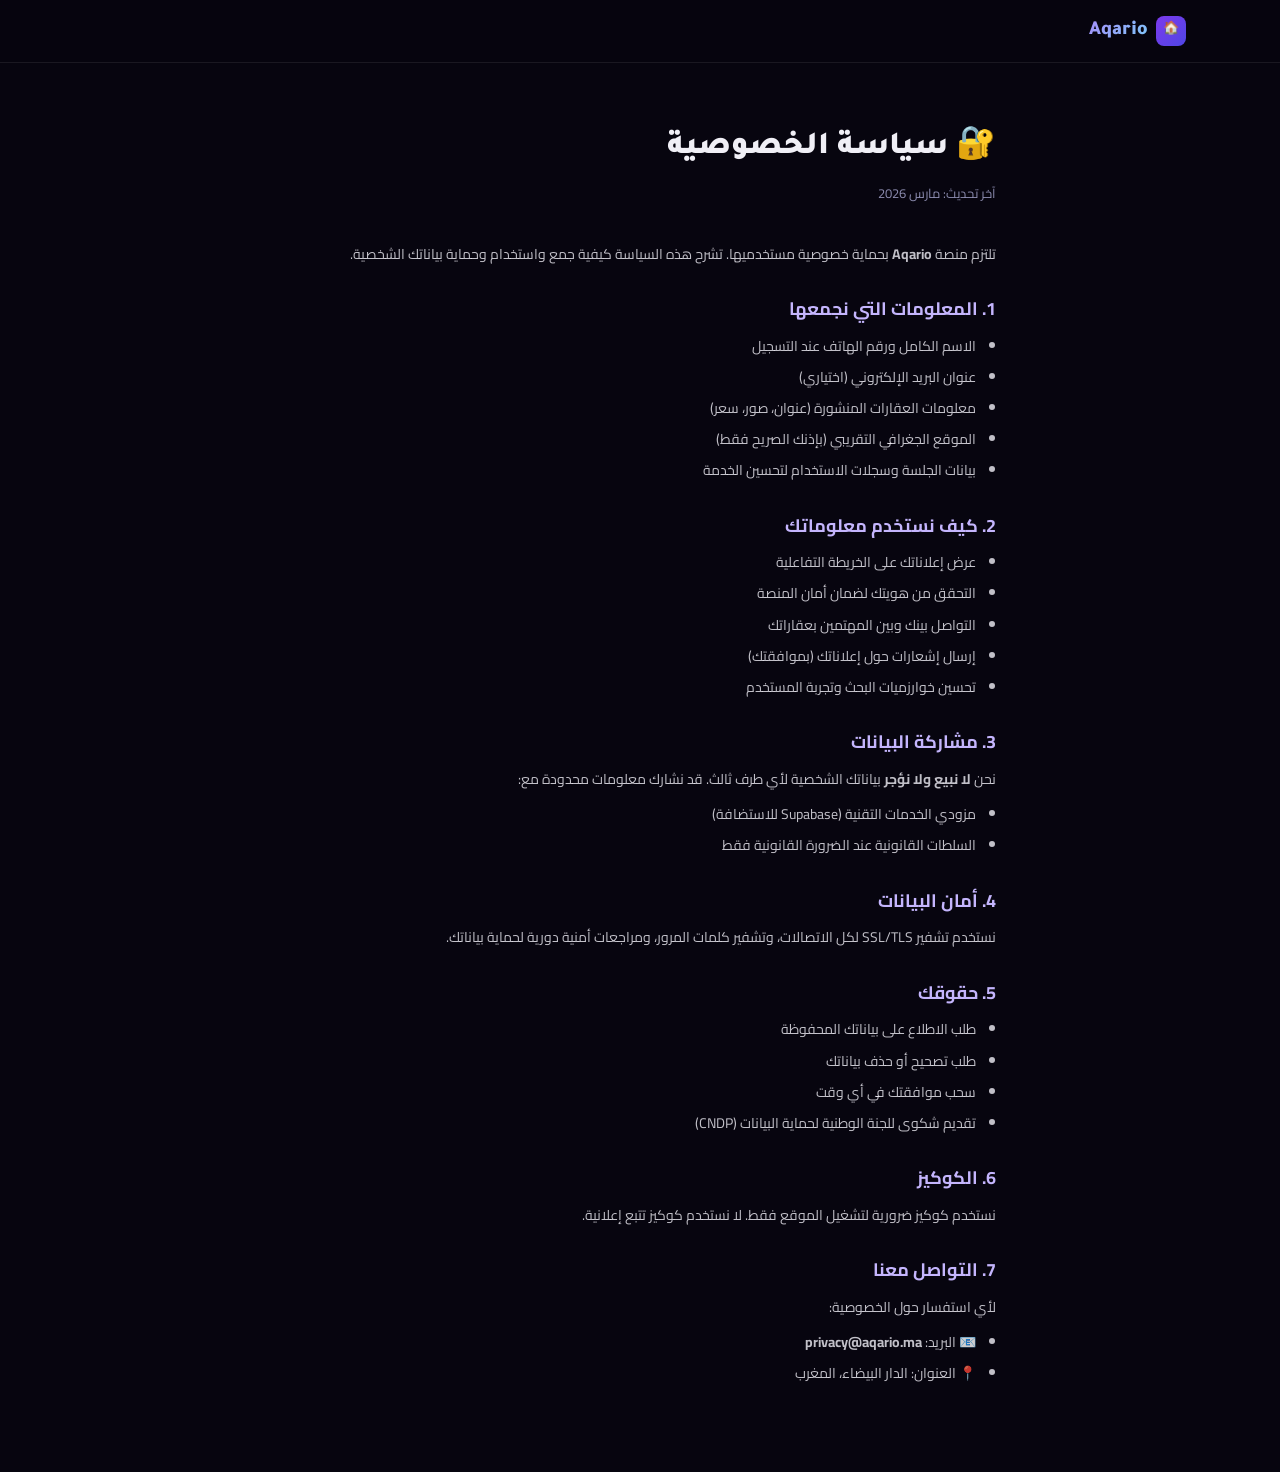
<file: privacy.html>
<!DOCTYPE html>
<html lang="ar" dir="rtl">
<head>
<meta charset="UTF-8">
<meta name="viewport" content="width=device-width, initial-scale=1.0">
<title>سياسة الخصوصية — Aqario</title>
<link rel="stylesheet" href="style.css">
<link href="https://fonts.googleapis.com/css2?family=Cairo:wght@400;600;700;900&family=Tajawal:wght@700;900&display=swap" rel="stylesheet">
<style>
  .privacy-page { max-width: 760px; margin: 0 auto; padding: 60px 24px 80px; }
  .privacy-page h1 { font-family:'Tajawal',sans-serif; font-size:32px; font-weight:900; margin-bottom:8px; }
  .privacy-page .date { color:var(--muted); font-size:13px; margin-bottom:36px; }
  .privacy-page h2 { font-size:18px; font-weight:700; margin:28px 0 10px; color:#C4B5FD; }
  .privacy-page p, .privacy-page li { font-size:14px; color:rgba(240,239,246,.8); line-height:1.8; margin-bottom:10px; }
  .privacy-page ul { padding-right:20px; }
  .privacy-page li { margin-bottom:6px; }
</style>
</head>
<body>
<nav class="navbar">
  <div class="nav-inner">
    <a href="index.html" class="logo">
      <div class="logo-mark">🏠</div>
      <span>Aqario</span>
    </a>
  </div>
</nav>

<div class="privacy-page">
  <h1>🔐 سياسة الخصوصية</h1>
  <p class="date">آخر تحديث: مارس 2026</p>

  <p>تلتزم منصة <strong>Aqario</strong> بحماية خصوصية مستخدميها. تشرح هذه السياسة كيفية جمع واستخدام وحماية بياناتك الشخصية.</p>

  <h2>1. المعلومات التي نجمعها</h2>
  <ul>
    <li>الاسم الكامل ورقم الهاتف عند التسجيل</li>
    <li>عنوان البريد الإلكتروني (اختياري)</li>
    <li>معلومات العقارات المنشورة (عنوان، صور، سعر)</li>
    <li>الموقع الجغرافي التقريبي (بإذنك الصريح فقط)</li>
    <li>بيانات الجلسة وسجلات الاستخدام لتحسين الخدمة</li>
  </ul>

  <h2>2. كيف نستخدم معلوماتك</h2>
  <ul>
    <li>عرض إعلاناتك على الخريطة التفاعلية</li>
    <li>التحقق من هويتك لضمان أمان المنصة</li>
    <li>التواصل بينك وبين المهتمين بعقاراتك</li>
    <li>إرسال إشعارات حول إعلاناتك (بموافقتك)</li>
    <li>تحسين خوارزميات البحث وتجربة المستخدم</li>
  </ul>

  <h2>3. مشاركة البيانات</h2>
  <p>نحن <strong>لا نبيع ولا نؤجر</strong> بياناتك الشخصية لأي طرف ثالث. قد نشارك معلومات محدودة مع:</p>
  <ul>
    <li>مزودي الخدمات التقنية (Supabase للاستضافة)</li>
    <li>السلطات القانونية عند الضرورة القانونية فقط</li>
  </ul>

  <h2>4. أمان البيانات</h2>
  <p>نستخدم تشفير SSL/TLS لكل الاتصالات، وتشفير كلمات المرور، ومراجعات أمنية دورية لحماية بياناتك.</p>

  <h2>5. حقوقك</h2>
  <ul>
    <li>طلب الاطلاع على بياناتك المحفوظة</li>
    <li>طلب تصحيح أو حذف بياناتك</li>
    <li>سحب موافقتك في أي وقت</li>
    <li>تقديم شكوى للجنة الوطنية لحماية البيانات (CNDP)</li>
  </ul>

  <h2>6. الكوكيز</h2>
  <p>نستخدم كوكيز ضرورية لتشغيل الموقع فقط. لا نستخدم كوكيز تتبع إعلانية.</p>

  <h2>7. التواصل معنا</h2>
  <p>لأي استفسار حول الخصوصية:</p>
  <ul>
    <li>📧 البريد: <strong>privacy@aqario.ma</strong></li>
    <li>📍 العنوان: الدار البيضاء، المغرب</li>
  </ul>
</div>

<script src="script.js"></script>
</body>
</html>
</file>
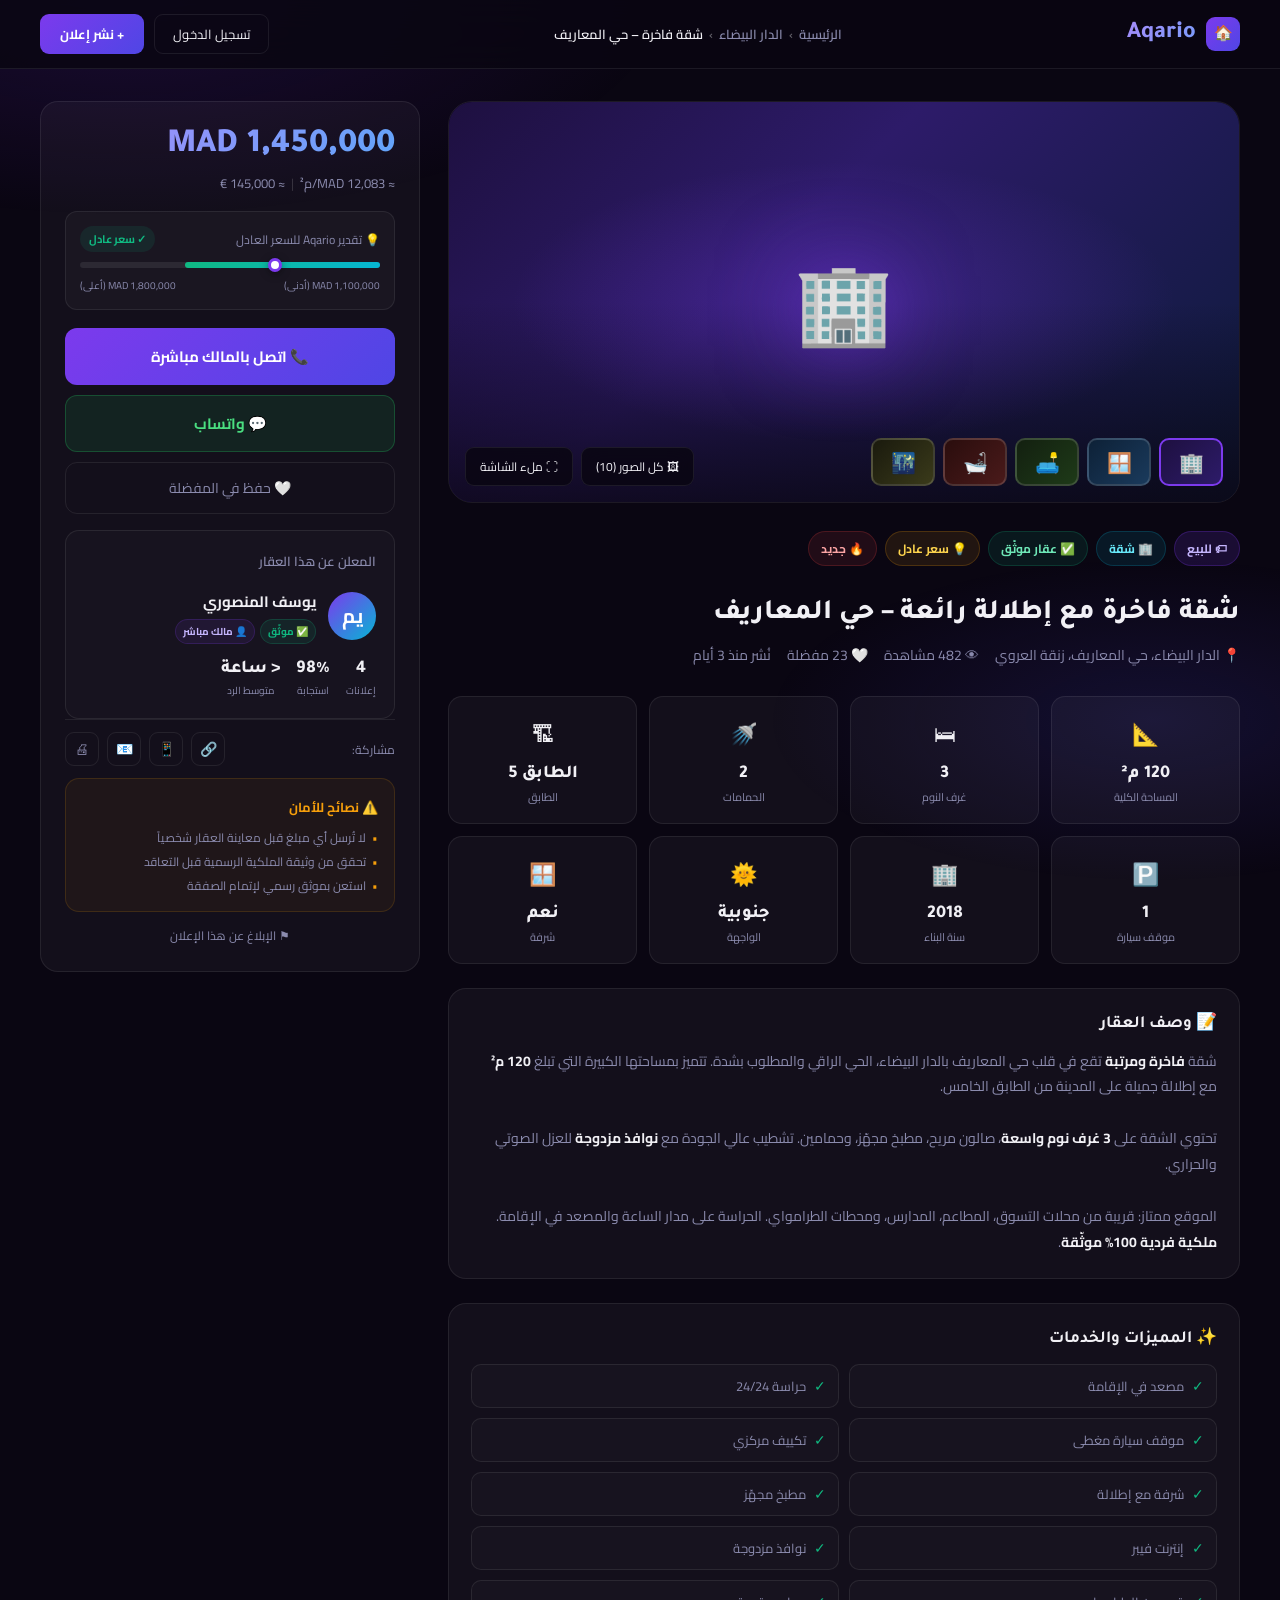
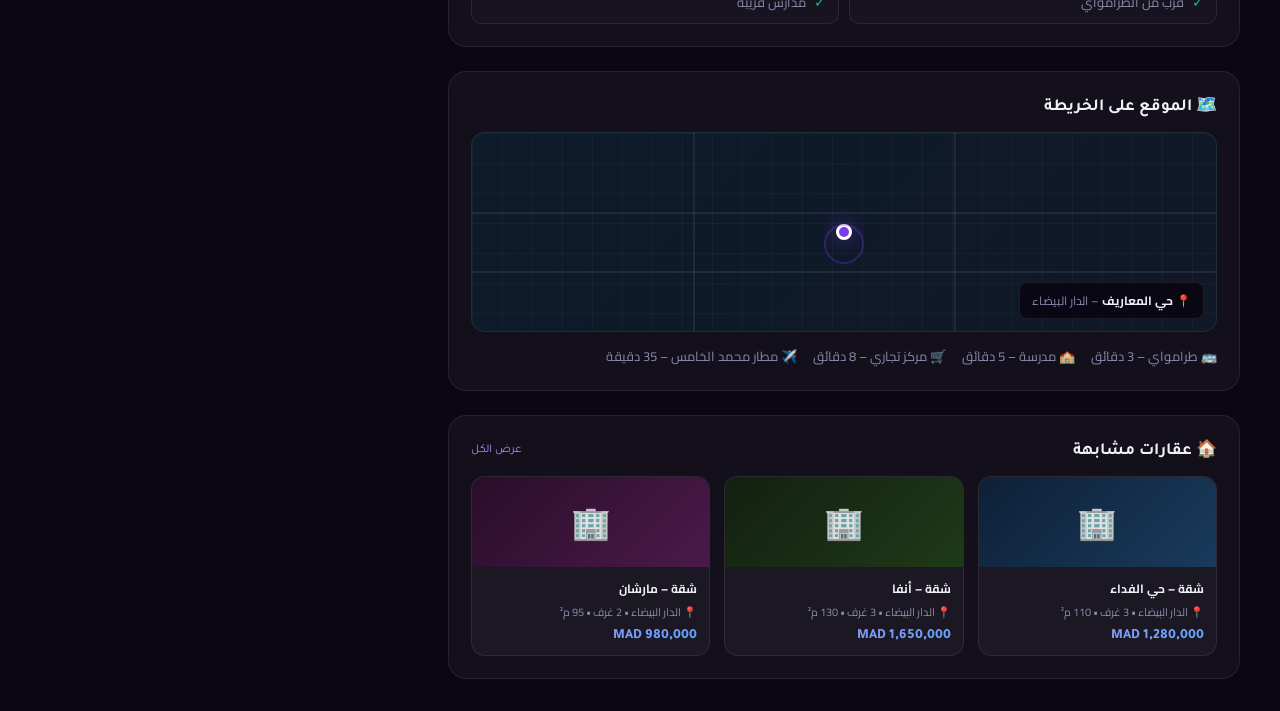
<file: property-detail.html>
<!DOCTYPE html>
<html lang="ar" dir="rtl">
<head>
<meta charset="UTF-8">
<meta name="viewport" content="width=device-width, initial-scale=1.0">
<title>Aqario – تفاصيل العقار</title>
<link href="https://fonts.googleapis.com/css2?family=Cairo:wght@300;400;600;700;900&family=Tajawal:wght@300;400;500;700;800&display=swap" rel="stylesheet">
<style>
  :root {
    --primary: #5B21B6;
    --primary-light: #7C3AED;
    --accent: #4F46E5;
    --accent2: #06B6D4;
    --gold: #F59E0B;
    --green: #10B981;
    --red: #EF4444;
    --bg: #0A0612;
    --card: rgba(255,255,255,0.04);
    --card-border: rgba(255,255,255,0.08);
    --text: #F1F0F5;
    --text-muted: #8B8BAE;
    --radius: 18px;
  }

  * { margin: 0; padding: 0; box-sizing: border-box; }

  body {
    font-family: 'Cairo', sans-serif;
    background: var(--bg);
    color: var(--text);
    min-height: 100vh;
  }

  body::before {
    content: '';
    position: fixed; inset: 0;
    background:
      radial-gradient(ellipse 70% 40% at 10% 0%, rgba(91,33,182,0.2) 0%, transparent 60%),
      radial-gradient(ellipse 50% 30% at 90% 80%, rgba(79,70,229,0.15) 0%, transparent 60%);
    pointer-events: none; z-index: 0;
  }

  /* NAV */
  nav {
    position: sticky; top: 0; z-index: 100;
    display: flex; align-items: center; justify-content: space-between;
    padding: 14px 40px;
    background: rgba(10,6,18,0.85);
    backdrop-filter: blur(20px);
    border-bottom: 1px solid var(--card-border);
  }

  .logo {
    display: flex; align-items: center; gap: 10px;
    font-family: 'Tajawal', sans-serif; font-size: 24px; font-weight: 800;
    background: linear-gradient(135deg, #A78BFA, #60A5FA);
    -webkit-background-clip: text; -webkit-text-fill-color: transparent; background-clip: text;
  }
  .logo-icon {
    width: 34px; height: 34px;
    background: linear-gradient(135deg, var(--primary-light), var(--accent));
    border-radius: 9px; display: flex; align-items: center; justify-content: center;
    font-size: 15px; -webkit-text-fill-color: white; flex-shrink: 0;
  }

  .breadcrumb {
    display: flex; align-items: center; gap: 6px;
    font-size: 13px; color: var(--text-muted);
  }
  .breadcrumb span { color: var(--text); font-weight: 600; }
  .breadcrumb-sep { opacity: 0.4; }

  .nav-right { display: flex; gap: 10px; align-items: center; }
  .btn-ghost {
    padding: 7px 18px; border: 1px solid var(--card-border);
    border-radius: 9px; background: transparent;
    color: var(--text); font-family: 'Cairo', sans-serif; font-size: 13px; cursor: pointer;
  }
  .btn-primary {
    padding: 8px 20px;
    background: linear-gradient(135deg, var(--primary-light), var(--accent));
    border: none; border-radius: 9px; color: white;
    font-family: 'Cairo', sans-serif; font-size: 13px; font-weight: 700; cursor: pointer;
  }

  /* MAIN LAYOUT */
  .page {
    position: relative; z-index: 1;
    max-width: 1280px; margin: 0 auto;
    padding: 32px 40px;
    display: grid;
    grid-template-columns: 1fr 380px;
    gap: 28px;
  }

  /* ===== LEFT COLUMN ===== */
  .left-col { display: flex; flex-direction: column; gap: 24px; }

  /* Gallery */
  .gallery {
    border-radius: 24px; overflow: hidden;
    border: 1px solid var(--card-border);
    position: relative;
  }

  .main-photo {
    width: 100%; height: 400px;
    background: linear-gradient(135deg, #1e1040 0%, #2d1b69 40%, #0d1b3a 100%);
    display: flex; align-items: center; justify-content: center;
    font-size: 80px;
    position: relative;
    overflow: hidden;
  }

  .main-photo::before {
    content: '';
    position: absolute; inset: 0;
    background:
      radial-gradient(ellipse 60% 50% at 50% 50%, rgba(124,58,237,0.3) 0%, transparent 70%),
      linear-gradient(180deg, transparent 50%, rgba(10,6,18,0.8) 100%);
  }

  .photo-emoji { position: relative; z-index: 1; filter: drop-shadow(0 0 40px rgba(124,58,237,0.5)); }

  .gallery-overlay {
    position: absolute; bottom: 16px; left: 16px; right: 16px;
    display: flex; justify-content: space-between; align-items: flex-end;
  }

  .thumbnails { display: flex; gap: 8px; }
  .thumb {
    width: 64px; height: 48px;
    border-radius: 10px; overflow: hidden;
    border: 2px solid rgba(255,255,255,0.15);
    cursor: pointer; transition: border-color 0.2s;
    display: flex; align-items: center; justify-content: center;
    font-size: 20px;
  }
  .thumb.active { border-color: var(--primary-light); }
  .thumb:hover { border-color: rgba(124,58,237,0.5); }
  .t1 { background: linear-gradient(135deg,#1e1040,#2d1b69); }
  .t2 { background: linear-gradient(135deg,#0d2137,#1a3a5c); }
  .t3 { background: linear-gradient(135deg,#132010,#1e3a18); }
  .t4 { background: linear-gradient(135deg,#2a0d0d,#4a1a1a); }
  .t5 { background: linear-gradient(135deg,#1a1a0d,#3a3a1a); }

  .gallery-actions { display: flex; gap: 8px; }
  .gal-btn {
    padding: 7px 14px;
    background: rgba(10,6,18,0.85);
    backdrop-filter: blur(10px);
    border: 1px solid var(--card-border);
    border-radius: 9px; color: var(--text);
    font-family: 'Cairo', sans-serif; font-size: 12px;
    cursor: pointer; display: flex; align-items: center; gap: 5px;
  }

  /* Tags bar */
  .tags-bar {
    display: flex; gap: 8px; flex-wrap: wrap;
    padding: 4px 0;
  }
  .tag {
    padding: 5px 12px; border-radius: 20px;
    font-size: 12px; font-weight: 700;
    display: flex; align-items: center; gap: 5px;
  }
  .tag-sell { background: rgba(124,58,237,0.15); color: #C4B5FD; border: 1px solid rgba(124,58,237,0.25); }
  .tag-apt { background: rgba(6,182,212,0.1); color: #67E8F9; border: 1px solid rgba(6,182,212,0.2); }
  .tag-verified { background: rgba(16,185,129,0.1); color: #6EE7B7; border: 1px solid rgba(16,185,129,0.2); }
  .tag-fair { background: rgba(245,158,11,0.1); color: #FCD34D; border: 1px solid rgba(245,158,11,0.2); }
  .tag-new { background: rgba(239,68,68,0.1); color: #FCA5A5; border: 1px solid rgba(239,68,68,0.2); }

  /* Title section */
  .title-section { padding: 4px 0; }

  .prop-title {
    font-family: 'Tajawal', sans-serif;
    font-size: 28px; font-weight: 800;
    line-height: 1.2; margin-bottom: 10px;
  }

  .prop-location-bar {
    display: flex; align-items: center; gap: 16px;
    font-size: 14px; color: var(--text-muted);
    flex-wrap: wrap;
  }
  .loc-item { display: flex; align-items: center; gap: 5px; }

  /* Specs grid */
  .specs-grid {
    display: grid; grid-template-columns: repeat(4, 1fr); gap: 12px;
  }

  .spec-card {
    background: var(--card);
    border: 1px solid var(--card-border);
    border-radius: 14px; padding: 16px;
    text-align: center; transition: all 0.2s;
  }
  .spec-card:hover { background: rgba(255,255,255,0.07); border-color: rgba(124,58,237,0.3); }

  .spec-icon { font-size: 22px; margin-bottom: 8px; }
  .spec-value { font-family: 'Tajawal', sans-serif; font-size: 18px; font-weight: 800; margin-bottom: 2px; }
  .spec-label { font-size: 11px; color: var(--text-muted); }

  /* Description */
  .section-box {
    background: var(--card);
    border: 1px solid var(--card-border);
    border-radius: var(--radius); padding: 22px;
  }

  .section-box-title {
    font-family: 'Tajawal', sans-serif;
    font-size: 17px; font-weight: 700;
    margin-bottom: 14px;
    display: flex; align-items: center; gap: 8px;
  }

  .desc-text {
    font-size: 14px; color: var(--text-muted);
    line-height: 1.85;
  }
  .desc-text strong { color: var(--text); }

  /* Features list */
  .features-list {
    display: grid; grid-template-columns: 1fr 1fr; gap: 10px;
  }
  .feat-item {
    display: flex; align-items: center; gap: 8px;
    font-size: 13px; color: var(--text-muted);
    padding: 8px 12px;
    background: rgba(255,255,255,0.02);
    border-radius: 10px; border: 1px solid var(--card-border);
  }
  .feat-check { color: var(--green); font-size: 14px; }

  /* Map section */
  .map-preview {
    height: 200px; border-radius: 14px; overflow: hidden;
    position: relative;
    background: linear-gradient(135deg, #0d1b2a, #111827);
    border: 1px solid var(--card-border);
  }
  .map-grid {
    position: absolute; inset: 0;
    background-image:
      linear-gradient(rgba(255,255,255,0.03) 1px, transparent 1px),
      linear-gradient(90deg, rgba(255,255,255,0.03) 1px, transparent 1px);
    background-size: 30px 30px;
  }
  .map-road { position: absolute; background: rgba(255,255,255,0.07); }
  .mr-h1 { height: 2px; width: 100%; top: 40%; }
  .mr-h2 { height: 2px; width: 100%; top: 70%; }
  .mr-v1 { width: 2px; height: 100%; right: 35%; }
  .mr-v2 { width: 2px; height: 100%; right: 70%; }

  .map-center-pin {
    position: absolute; top: 50%; right: 50%;
    transform: translate(50%, -50%);
    display: flex; flex-direction: column; align-items: center;
  }
  .center-dot {
    width: 16px; height: 16px;
    background: var(--primary-light);
    border-radius: 50%;
    border: 3px solid white;
    box-shadow: 0 0 20px rgba(124,58,237,0.6);
    animation: pulse-map 2s ease-in-out infinite;
  }
  @keyframes pulse-map {
    0%, 100% { box-shadow: 0 0 20px rgba(124,58,237,0.6); }
    50% { box-shadow: 0 0 35px rgba(124,58,237,0.9); }
  }
  .center-ring {
    position: absolute;
    width: 40px; height: 40px;
    border: 2px solid rgba(124,58,237,0.3);
    border-radius: 50%;
    animation: ring 2s ease-in-out infinite;
  }
  @keyframes ring {
    0% { transform: scale(0.5); opacity: 1; }
    100% { transform: scale(2); opacity: 0; }
  }

  .map-label {
    position: absolute; bottom: 12px; right: 12px;
    background: rgba(10,6,18,0.9);
    border: 1px solid var(--card-border);
    border-radius: 8px; padding: 6px 12px;
    font-size: 12px; color: var(--text-muted);
  }
  .map-label strong { color: var(--text); }

  /* Similar properties */
  .similar-grid {
    display: grid; grid-template-columns: repeat(3, 1fr); gap: 14px;
  }
  .sim-card {
    background: var(--card);
    border: 1px solid var(--card-border);
    border-radius: 14px; overflow: hidden;
    cursor: pointer; transition: all 0.25s;
  }
  .sim-card:hover { border-color: rgba(124,58,237,0.3); transform: translateY(-2px); }

  .sim-img {
    height: 90px; display: flex; align-items: center; justify-content: center; font-size: 32px;
  }
  .si-1 { background: linear-gradient(135deg,#0d2137,#1a3a5c); }
  .si-2 { background: linear-gradient(135deg,#132010,#1e3a18); }
  .si-3 { background: linear-gradient(135deg,#2a0d2a,#4a1a4a); }

  .sim-body { padding: 10px 12px; }
  .sim-title { font-size: 12px; font-weight: 700; margin-bottom: 2px; white-space: nowrap; overflow: hidden; text-overflow: ellipsis; }
  .sim-location { font-size: 11px; color: var(--text-muted); margin-bottom: 6px; }
  .sim-price {
    font-family: 'Tajawal', sans-serif; font-size: 14px; font-weight: 800;
    background: linear-gradient(135deg,#A78BFA,#60A5FA);
    -webkit-background-clip: text; -webkit-text-fill-color: transparent; background-clip: text;
  }

  /* ===== RIGHT COLUMN ===== */
  .right-col { display: flex; flex-direction: column; gap: 18px; }

  /* Price card */
  .price-card {
    background: var(--card);
    border: 1px solid var(--card-border);
    border-radius: var(--radius); padding: 24px;
    position: sticky; top: 80px;
  }

  .price-main {
    font-family: 'Tajawal', sans-serif;
    font-size: 34px; font-weight: 900;
    background: linear-gradient(135deg, #A78BFA, #60A5FA);
    -webkit-background-clip: text; -webkit-text-fill-color: transparent;
    background-clip: text; margin-bottom: 4px;
  }

  .price-per-m {
    font-size: 13px; color: var(--text-muted); margin-bottom: 16px;
    display: flex; align-items: center; gap: 6px;
  }

  /* Fair price indicator */
  .fair-price-bar {
    background: rgba(255,255,255,0.03);
    border: 1px solid var(--card-border);
    border-radius: 12px; padding: 14px;
    margin-bottom: 18px;
  }
  .fair-bar-title {
    display: flex; justify-content: space-between; align-items: center;
    font-size: 12px; margin-bottom: 10px;
  }
  .fair-bar-title span { color: var(--text-muted); }
  .fair-badge {
    display: flex; align-items: center; gap: 4px;
    background: rgba(16,185,129,0.1); color: var(--green);
    padding: 3px 9px; border-radius: 20px; font-size: 11px; font-weight: 700;
  }

  .price-track {
    height: 6px; background: rgba(255,255,255,0.08);
    border-radius: 10px; position: relative; margin-bottom: 8px;
  }
  .price-fill {
    position: absolute; right: 0; top: 0; bottom: 0;
    width: 65%; border-radius: 10px;
    background: linear-gradient(135deg, var(--green), var(--accent2));
  }
  .price-needle {
    position: absolute; top: -4px;
    width: 14px; height: 14px;
    background: white; border-radius: 50%;
    border: 3px solid var(--primary-light);
    right: 35%; transform: translateX(50%);
    box-shadow: 0 2px 8px rgba(0,0,0,0.4);
  }
  .price-range { display: flex; justify-content: space-between; font-size: 10px; color: var(--text-muted); }

  /* CTA buttons */
  .cta-btns { display: flex; flex-direction: column; gap: 10px; margin-bottom: 16px; }

  .btn-call {
    width: 100%; padding: 14px;
    background: linear-gradient(135deg, var(--primary-light), var(--accent));
    border: none; border-radius: 12px;
    color: white; font-family: 'Cairo', sans-serif;
    font-size: 15px; font-weight: 700; cursor: pointer;
    display: flex; align-items: center; justify-content: center; gap: 8px;
    transition: opacity 0.2s;
  }
  .btn-call:hover { opacity: 0.88; }

  .btn-whatsapp {
    width: 100%; padding: 13px;
    background: rgba(37,211,102,0.1);
    border: 1px solid rgba(37,211,102,0.25);
    border-radius: 12px;
    color: #4ADE80; font-family: 'Cairo', sans-serif;
    font-size: 15px; font-weight: 700; cursor: pointer;
    display: flex; align-items: center; justify-content: center; gap: 8px;
    transition: all 0.2s;
  }
  .btn-whatsapp:hover { background: rgba(37,211,102,0.18); }

  .btn-save {
    width: 100%; padding: 12px;
    background: transparent;
    border: 1px solid var(--card-border);
    border-radius: 12px;
    color: var(--text-muted); font-family: 'Cairo', sans-serif;
    font-size: 14px; cursor: pointer;
    display: flex; align-items: center; justify-content: center; gap: 7px;
    transition: all 0.2s;
  }
  .btn-save:hover { border-color: rgba(124,58,237,0.4); color: #C4B5FD; }

  /* Owner card */
  .owner-card {
    background: rgba(255,255,255,0.02);
    border: 1px solid var(--card-border);
    border-radius: 14px; padding: 18px;
  }
  .owner-card-title { font-size: 13px; color: var(--text-muted); margin-bottom: 14px; font-weight: 600; }

  .owner-info { display: flex; align-items: center; gap: 12px; margin-bottom: 14px; }
  .owner-avatar {
    width: 48px; height: 48px; border-radius: 50%;
    background: linear-gradient(135deg, var(--primary-light), var(--accent2));
    display: flex; align-items: center; justify-content: center;
    font-size: 20px; font-weight: 700; color: white;
    -webkit-text-fill-color: white; flex-shrink: 0;
  }
  .owner-name { font-size: 15px; font-weight: 700; margin-bottom: 3px; }
  .owner-badges { display: flex; gap: 5px; flex-wrap: wrap; }
  .o-badge {
    font-size: 10px; font-weight: 700;
    padding: 2px 7px; border-radius: 20px;
    display: flex; align-items: center; gap: 3px;
  }
  .ob-verified { background: rgba(16,185,129,0.1); color: var(--green); border: 1px solid rgba(16,185,129,0.2); }
  .ob-owner { background: rgba(124,58,237,0.1); color: #C4B5FD; border: 1px solid rgba(124,58,237,0.2); }

  .owner-stats { display: flex; gap: 16px; }
  .o-stat { text-align: center; }
  .o-stat-num { font-family: 'Tajawal', sans-serif; font-size: 18px; font-weight: 800; }
  .o-stat-label { font-size: 10px; color: var(--text-muted); margin-top: 1px; }

  /* Safety tips */
  .safety-box {
    background: rgba(245,158,11,0.05);
    border: 1px solid rgba(245,158,11,0.15);
    border-radius: 14px; padding: 16px;
  }
  .safety-title { font-size: 13px; font-weight: 700; color: var(--gold); margin-bottom: 10px; display: flex; align-items: center; gap: 6px; }
  .safety-tips { display: flex; flex-direction: column; gap: 6px; }
  .safety-tip { font-size: 12px; color: var(--text-muted); display: flex; gap: 6px; line-height: 1.5; }
  .safety-tip::before { content: '•'; color: var(--gold); flex-shrink: 0; }

  /* Share bar */
  .share-bar {
    display: flex; gap: 8px; align-items: center;
    padding: 12px 0;
    border-top: 1px solid var(--card-border);
  }
  .share-label { font-size: 12px; color: var(--text-muted); margin-left: auto; }
  .share-btn {
    width: 34px; height: 34px; border-radius: 9px;
    border: 1px solid var(--card-border); background: transparent;
    display: flex; align-items: center; justify-content: center;
    font-size: 14px; cursor: pointer; color: var(--text-muted);
    transition: all 0.2s;
  }
  .share-btn:hover { border-color: rgba(124,58,237,0.4); color: #C4B5FD; }

  /* Report link */
  .report-link {
    text-align: center; font-size: 12px; color: var(--text-muted);
    cursor: pointer; transition: color 0.2s;
  }
  .report-link:hover { color: var(--red); }
</style>
</head>
<body>

<!-- NAV -->
<nav>
  <div class="logo">
    <div class="logo-icon">🏠</div>
    Aqario
  </div>
  <div class="breadcrumb">
    <span style="color:var(--text-muted); cursor:pointer;">الرئيسية</span>
    <span class="breadcrumb-sep">›</span>
    <span style="color:var(--text-muted); cursor:pointer;">الدار البيضاء</span>
    <span class="breadcrumb-sep">›</span>
    <span>شقة فاخرة – حي المعاريف</span>
  </div>
  <div class="nav-right">
    <button class="btn-ghost">تسجيل الدخول</button>
    <button class="btn-primary">+ نشر إعلان</button>
  </div>
</nav>

<!-- PAGE -->
<div class="page">

  <!-- LEFT -->
  <div class="left-col">

    <!-- Gallery -->
    <div class="gallery">
      <div class="main-photo">
        <span class="photo-emoji">🏢</span>
        <div class="gallery-overlay">
          <div class="thumbnails">
            <div class="thumb t1 active">🏢</div>
            <div class="thumb t2">🪟</div>
            <div class="thumb t3">🛋️</div>
            <div class="thumb t4">🛁</div>
            <div class="thumb t5">🌃</div>
          </div>
          <div class="gallery-actions">
            <button class="gal-btn">🖼 كل الصور (10)</button>
            <button class="gal-btn">⛶ ملء الشاشة</button>
          </div>
        </div>
      </div>
    </div>

    <!-- Tags -->
    <div class="tags-bar">
      <div class="tag tag-sell">🏷 للبيع</div>
      <div class="tag tag-apt">🏢 شقة</div>
      <div class="tag tag-verified">✅ عقار موثّق</div>
      <div class="tag tag-fair">💡 سعر عادل</div>
      <div class="tag tag-new">🔥 جديد</div>
    </div>

    <!-- Title -->
    <div class="title-section">
      <h1 class="prop-title">شقة فاخرة مع إطلالة رائعة – حي المعاريف</h1>
      <div class="prop-location-bar">
        <div class="loc-item">📍 الدار البيضاء، حي المعاريف، زنقة العروي</div>
        <div class="loc-item">👁 482 مشاهدة</div>
        <div class="loc-item">🤍 23 مفضلة</div>
        <div class="loc-item" style="color:var(--text-muted);">نُشر منذ 3 أيام</div>
      </div>
    </div>

    <!-- Specs -->
    <div class="specs-grid">
      <div class="spec-card">
        <div class="spec-icon">📐</div>
        <div class="spec-value">120 م²</div>
        <div class="spec-label">المساحة الكلية</div>
      </div>
      <div class="spec-card">
        <div class="spec-icon">🛏</div>
        <div class="spec-value">3</div>
        <div class="spec-label">غرف النوم</div>
      </div>
      <div class="spec-card">
        <div class="spec-icon">🚿</div>
        <div class="spec-value">2</div>
        <div class="spec-label">الحمامات</div>
      </div>
      <div class="spec-card">
        <div class="spec-icon">🏗</div>
        <div class="spec-value">الطابق 5</div>
        <div class="spec-label">الطابق</div>
      </div>
      <div class="spec-card">
        <div class="spec-icon">🅿️</div>
        <div class="spec-value">1</div>
        <div class="spec-label">موقف سيارة</div>
      </div>
      <div class="spec-card">
        <div class="spec-icon">🏢</div>
        <div class="spec-value">2018</div>
        <div class="spec-label">سنة البناء</div>
      </div>
      <div class="spec-card">
        <div class="spec-icon">🌞</div>
        <div class="spec-value">جنوبية</div>
        <div class="spec-label">الواجهة</div>
      </div>
      <div class="spec-card">
        <div class="spec-icon">🪟</div>
        <div class="spec-value">نعم</div>
        <div class="spec-label">شرفة</div>
      </div>
    </div>

    <!-- Description -->
    <div class="section-box">
      <div class="section-box-title">📝 وصف العقار</div>
      <p class="desc-text">
        شقة <strong>فاخرة ومرتبة</strong> تقع في قلب حي المعاريف بالدار البيضاء، الحي الراقي والمطلوب بشدة.
        تتميز بمساحتها الكبيرة التي تبلغ <strong>120 م²</strong> مع إطلالة جميلة على المدينة من الطابق الخامس.
        <br><br>
        تحتوي الشقة على <strong>3 غرف نوم واسعة</strong>، صالون مريح، مطبخ مجهّز، وحمامين. 
        تشطيب عالي الجودة مع <strong>نوافذ مزدوجة</strong> للعزل الصوتي والحراري.
        <br><br>
        الموقع ممتاز: قريبة من محلات التسوق، المطاعم، المدارس، ومحطات الطرامواي.
        الحراسة على مدار الساعة والمصعد في الإقامة. <strong>ملكية فردية 100% موثّقة</strong>.
      </p>
    </div>

    <!-- Features -->
    <div class="section-box">
      <div class="section-box-title">✨ المميزات والخدمات</div>
      <div class="features-list">
        <div class="feat-item"><span class="feat-check">✓</span> مصعد في الإقامة</div>
        <div class="feat-item"><span class="feat-check">✓</span> حراسة 24/24</div>
        <div class="feat-item"><span class="feat-check">✓</span> موقف سيارة مغطى</div>
        <div class="feat-item"><span class="feat-check">✓</span> تكييف مركزي</div>
        <div class="feat-item"><span class="feat-check">✓</span> شرفة مع إطلالة</div>
        <div class="feat-item"><span class="feat-check">✓</span> مطبخ مجهّز</div>
        <div class="feat-item"><span class="feat-check">✓</span> إنترنت فيبر</div>
        <div class="feat-item"><span class="feat-check">✓</span> نوافذ مزدوجة</div>
        <div class="feat-item"><span class="feat-check">✓</span> قرب من الطرامواي</div>
        <div class="feat-item"><span class="feat-check">✓</span> مدارس قريبة</div>
      </div>
    </div>

    <!-- Map -->
    <div class="section-box">
      <div class="section-box-title">🗺️ الموقع على الخريطة</div>
      <div class="map-preview">
        <div class="map-grid"></div>
        <div class="map-road mr-h1"></div>
        <div class="map-road mr-h2"></div>
        <div class="map-road mr-v1"></div>
        <div class="map-road mr-v2"></div>
        <div class="map-center-pin">
          <div class="center-ring"></div>
          <div class="center-dot"></div>
        </div>
        <div class="map-label">📍 <strong>حي المعاريف</strong> – الدار البيضاء</div>
      </div>
      <div style="display:flex; gap:16px; margin-top:12px; flex-wrap:wrap;">
        <div style="font-size:13px; color:var(--text-muted); display:flex; align-items:center; gap:5px;">🚌 طرامواي – 3 دقائق</div>
        <div style="font-size:13px; color:var(--text-muted); display:flex; align-items:center; gap:5px;">🏫 مدرسة – 5 دقائق</div>
        <div style="font-size:13px; color:var(--text-muted); display:flex; align-items:center; gap:5px;">🛒 مركز تجاري – 8 دقائق</div>
        <div style="font-size:13px; color:var(--text-muted); display:flex; align-items:center; gap:5px;">✈️ مطار محمد الخامس – 35 دقيقة</div>
      </div>
    </div>

    <!-- Similar properties -->
    <div class="section-box">
      <div class="section-box-title" style="justify-content:space-between;">
        🏠 عقارات مشابهة
        <a style="font-size:12px; color:#A78BFA; font-weight:400; cursor:pointer;">عرض الكل</a>
      </div>
      <div class="similar-grid">
        <div class="sim-card">
          <div class="sim-img si-1">🏢</div>
          <div class="sim-body">
            <div class="sim-title">شقة – حي الفداء</div>
            <div class="sim-location">📍 الدار البيضاء • 3 غرف • 110 م²</div>
            <div class="sim-price">1,280,000 MAD</div>
          </div>
        </div>
        <div class="sim-card">
          <div class="sim-img si-2">🏢</div>
          <div class="sim-body">
            <div class="sim-title">شقة – أنفا</div>
            <div class="sim-location">📍 الدار البيضاء • 3 غرف • 130 م²</div>
            <div class="sim-price">1,650,000 MAD</div>
          </div>
        </div>
        <div class="sim-card">
          <div class="sim-img si-3">🏢</div>
          <div class="sim-body">
            <div class="sim-title">شقة – مارشان</div>
            <div class="sim-location">📍 الدار البيضاء • 2 غرف • 95 م²</div>
            <div class="sim-price">980,000 MAD</div>
          </div>
        </div>
      </div>
    </div>

  </div>

  <!-- RIGHT -->
  <div class="right-col">

    <div class="price-card">

      <!-- Price -->
      <div class="price-main">1,450,000 MAD</div>
      <div class="price-per-m">
        <span>≈ 12,083 MAD/م²</span>
        <span style="color:rgba(255,255,255,0.15)">|</span>
        <span>≈ 145,000 €</span>
      </div>

      <!-- Fair price indicator -->
      <div class="fair-price-bar">
        <div class="fair-bar-title">
          <span>💡 تقدير Aqario للسعر العادل</span>
          <div class="fair-badge">✓ سعر عادل</div>
        </div>
        <div class="price-track">
          <div class="price-fill"></div>
          <div class="price-needle"></div>
        </div>
        <div class="price-range">
          <span>1,100,000 MAD (أدنى)</span>
          <span>1,800,000 MAD (أعلى)</span>
        </div>
      </div>

      <!-- CTA Buttons -->
      <div class="cta-btns">
        <button class="btn-call">📞 اتصل بالمالك مباشرة</button>
        <button class="btn-whatsapp">💬 واتساب</button>
        <button class="btn-save">🤍 حفظ في المفضلة</button>
      </div>

      <!-- Owner -->
      <div class="owner-card">
        <div class="owner-card-title">المعلن عن هذا العقار</div>
        <div class="owner-info">
          <div class="owner-avatar">يم</div>
          <div>
            <div class="owner-name">يوسف المنصوري</div>
            <div class="owner-badges">
              <span class="o-badge ob-verified">✅ موثّق</span>
              <span class="o-badge ob-owner">👤 مالك مباشر</span>
            </div>
          </div>
        </div>
        <div class="owner-stats">
          <div class="o-stat">
            <div class="o-stat-num">4</div>
            <div class="o-stat-label">إعلانات</div>
          </div>
          <div class="o-stat">
            <div class="o-stat-num">98%</div>
            <div class="o-stat-label">استجابة</div>
          </div>
          <div class="o-stat">
            <div class="o-stat-num">< ساعة</div>
            <div class="o-stat-label">متوسط الرد</div>
          </div>
        </div>
      </div>

      <!-- Share -->
      <div class="share-bar">
        <div class="share-label">مشاركة:</div>
        <button class="share-btn">🔗</button>
        <button class="share-btn">📱</button>
        <button class="share-btn">📧</button>
        <button class="share-btn">🖨</button>
      </div>

      <!-- Safety -->
      <div class="safety-box">
        <div class="safety-title">⚠️ نصائح للأمان</div>
        <div class="safety-tips">
          <div class="safety-tip">لا تُرسل أي مبلغ قبل معاينة العقار شخصياً</div>
          <div class="safety-tip">تحقق من وثيقة الملكية الرسمية قبل التعاقد</div>
          <div class="safety-tip">استعن بموثق رسمي لإتمام الصفقة</div>
        </div>
      </div>

      <!-- Report -->
      <div class="report-link" style="margin-top:12px;">⚑ الإبلاغ عن هذا الإعلان</div>

    </div>

  </div>
</div>

</body>
</html>
</file>
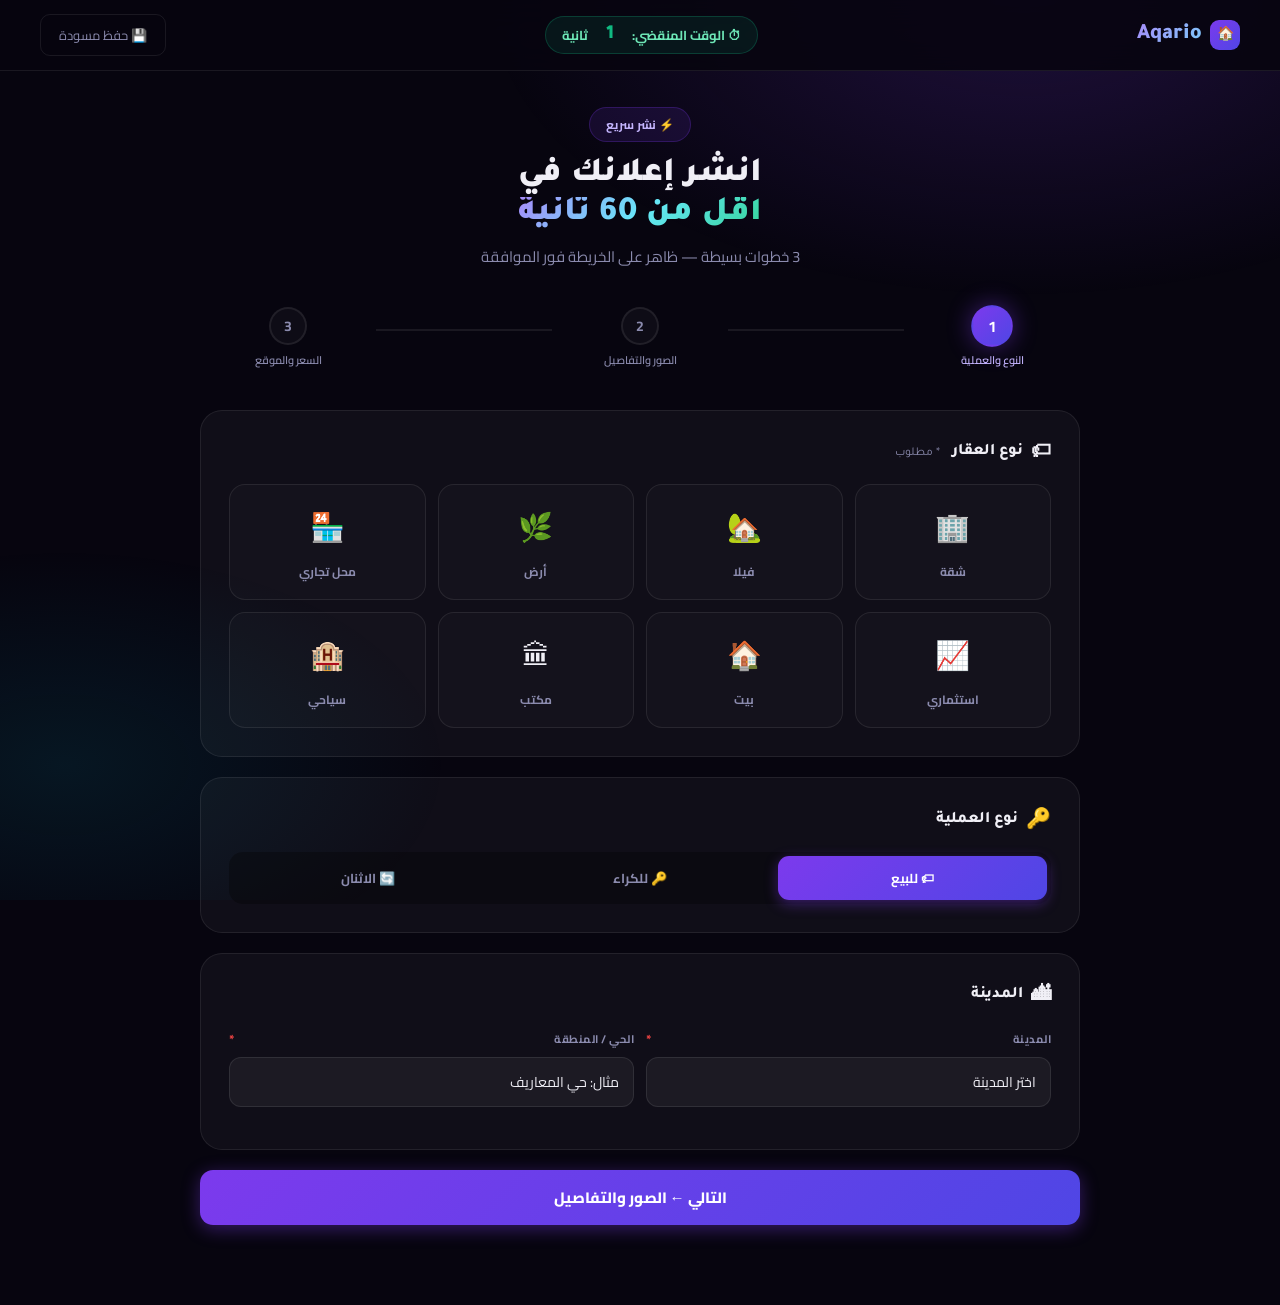
<file: publish.html>
<!DOCTYPE html>
<html lang="ar" dir="rtl">
<head>
<meta charset="UTF-8">
<meta name="viewport" content="width=device-width, initial-scale=1.0">
<title>Aqario – نشر إعلان في 60 ثانية</title>
<link href="https://fonts.googleapis.com/css2?family=Cairo:wght@300;400;600;700;900&family=Tajawal:wght@400;700;800;900&display=swap" rel="stylesheet">
<style>
:root {
  --bg:      #07050F;
  --bg2:     #0D0A1E;
  --card:    rgba(255,255,255,0.04);
  --border:  rgba(255,255,255,0.08);
  --primary: #7C3AED;
  --accent:  #4F46E5;
  --teal:    #06B6D4;
  --gold:    #F59E0B;
  --green:   #10B981;
  --red:     #EF4444;
  --text:    #F0EFF6;
  --muted:   #8B8BAE;
  --r:       16px;
}
*{margin:0;padding:0;box-sizing:border-box;}
html{scroll-behavior:smooth;}
body{
  font-family:'Cairo',sans-serif;
  background:var(--bg);color:var(--text);
  min-height:100vh;overflow-x:hidden;
}
body::before{
  content:'';position:fixed;inset:0;pointer-events:none;z-index:0;
  background:
    radial-gradient(ellipse 70% 55% at 80% 0%,rgba(124,58,237,.2) 0%,transparent 60%),
    radial-gradient(ellipse 50% 40% at 5% 85%,rgba(6,182,212,.1) 0%,transparent 60%);
}

/* ── NAV ── */
nav{
  position:sticky;top:0;z-index:100;
  display:flex;align-items:center;justify-content:space-between;
  padding:14px 40px;
  background:rgba(7,5,15,.88);backdrop-filter:blur(24px);
  border-bottom:1px solid var(--border);
}
.logo{
  font-family:'Tajawal',sans-serif;font-size:22px;font-weight:900;
  background:linear-gradient(135deg,#A78BFA,#67E8F9);
  -webkit-background-clip:text;-webkit-text-fill-color:transparent;
  display:flex;align-items:center;gap:8px;
}
.logo-dot{
  width:30px;height:30px;border-radius:9px;
  background:linear-gradient(135deg,var(--primary),var(--accent));
  display:flex;align-items:center;justify-content:center;
  font-size:14px;-webkit-text-fill-color:initial;flex-shrink:0;
}
.nav-timer{
  display:flex;align-items:center;gap:8px;
  padding:6px 16px;border-radius:20px;
  background:rgba(16,185,129,.1);border:1px solid rgba(16,185,129,.25);
  font-size:13px;font-weight:700;color:#6EE7B7;
}
.timer-num{
  font-family:'Tajawal',sans-serif;font-size:20px;font-weight:900;
  color:var(--green);min-width:28px;text-align:center;
  transition:color .3s;
}
.timer-num.warn{color:var(--gold);}
.timer-num.danger{color:var(--red);}
.nav-save{
  padding:8px 18px;border:1px solid var(--border);border-radius:10px;
  background:transparent;color:var(--muted);font-family:'Cairo',sans-serif;
  font-size:13px;cursor:pointer;transition:all .2s;
}
.nav-save:hover{border-color:rgba(124,58,237,.4);color:var(--text);}

/* ── LAYOUT ── */
.page{
  position:relative;z-index:1;
  max-width:960px;margin:0 auto;
  padding:36px 40px 80px;
}

/* ── HEADER ── */
.page-head{text-align:center;margin-bottom:36px;}
.page-head .badge{
  display:inline-flex;align-items:center;gap:7px;
  padding:5px 16px;border-radius:20px;font-size:12px;font-weight:700;
  background:rgba(124,58,237,.12);border:1px solid rgba(124,58,237,.25);
  color:#C4B5FD;margin-bottom:14px;
}
.page-head h1{
  font-family:'Tajawal',sans-serif;font-size:34px;font-weight:900;
  line-height:1.15;margin-bottom:8px;
}
.page-head p{font-size:15px;color:var(--muted);}

/* ── STEPS PROGRESS ── */
.steps-bar{
  display:flex;align-items:center;
  margin-bottom:40px;
}
.step-item{
  flex:1;display:flex;flex-direction:column;align-items:center;gap:5px;
  cursor:pointer;
}
.step-circle{
  width:38px;height:38px;border-radius:50%;
  display:flex;align-items:center;justify-content:center;
  font-size:14px;font-weight:700;
  border:2px solid var(--border);
  background:rgba(255,255,255,.03);
  color:var(--muted);
  transition:all .35s;position:relative;z-index:1;
}
.step-circle.done{
  background:var(--green);border-color:var(--green);
  color:#fff;-webkit-text-fill-color:#fff;
  box-shadow:0 0 18px rgba(16,185,129,.35);
}
.step-circle.active{
  background:linear-gradient(135deg,var(--primary),var(--accent));
  border-color:transparent;color:#fff;-webkit-text-fill-color:#fff;
  box-shadow:0 0 22px rgba(124,58,237,.45);
  transform:scale(1.1);
}
.step-label{font-size:11px;color:var(--muted);font-weight:600;text-align:center;}
.step-label.active{color:#C4B5FD;}
.step-label.done{color:var(--green);}
.step-line{
  flex:1;height:2px;margin-bottom:18px;
  background:var(--border);
  transition:background .4s;
}
.step-line.done{background:var(--green);}

/* ── PANELS ── */
.panel{display:none;animation:fadeUp .3s ease;}
.panel.active{display:block;}
@keyframes fadeUp{from{opacity:0;transform:translateY(10px)}to{opacity:1;transform:translateY(0)}}

/* ── SECTION CARD ── */
.scard{
  background:var(--card);border:1px solid var(--border);
  border-radius:22px;padding:28px;margin-bottom:20px;
  transition:border-color .2s;
}
.scard:focus-within{border-color:rgba(124,58,237,.3);}
.scard-title{
  font-family:'Tajawal',sans-serif;font-size:16px;font-weight:800;
  display:flex;align-items:center;gap:8px;margin-bottom:18px;
}
.scard-title .icon{font-size:20px;}
.scard-sub{font-size:12px;color:var(--muted);font-weight:400;margin-right:4px;}

/* ── TYPE GRID ── */
.type-grid{display:grid;grid-template-columns:repeat(4,1fr);gap:12px;}
.type-btn{
  border:1px solid var(--border);border-radius:16px;
  padding:16px 10px;text-align:center;cursor:pointer;
  background:rgba(255,255,255,.02);
  transition:all .2s;user-select:none;
}
.type-btn:hover{border-color:rgba(124,58,237,.3);background:rgba(124,58,237,.06);}
.type-btn.sel{
  background:rgba(124,58,237,.14);
  border-color:rgba(124,58,237,.45);
}
.type-btn .t-ico{font-size:28px;margin-bottom:7px;}
.type-btn .t-lbl{font-size:12px;font-weight:700;color:var(--muted);}
.type-btn.sel .t-lbl{color:#C4B5FD;}

/* ── OP TOGGLE ── */
.op-toggle{
  display:flex;background:rgba(0,0,0,.3);
  border-radius:14px;padding:4px;gap:3px;
}
.op-btn{
  flex:1;padding:10px;border-radius:11px;
  font-size:13px;font-weight:700;text-align:center;
  cursor:pointer;color:var(--muted);
  transition:all .2s;
  border:none;background:transparent;
  font-family:'Cairo',sans-serif;
}
.op-btn.active{
  background:linear-gradient(135deg,var(--primary),var(--accent));
  color:#fff;-webkit-text-fill-color:#fff;
  box-shadow:0 4px 14px rgba(124,58,237,.4);
}

/* ── UPLOAD ZONE ── */
.upload-zone{
  border:2px dashed rgba(124,58,237,.3);border-radius:18px;
  padding:32px;text-align:center;cursor:pointer;
  background:rgba(124,58,237,.04);
  transition:all .25s;
  position:relative;overflow:hidden;
}
.upload-zone:hover,
.upload-zone.drag{
  border-color:rgba(124,58,237,.55);
  background:rgba(124,58,237,.09);
  transform:scale(1.01);
}
.upload-zone input{display:none;}
.uz-icon{font-size:40px;margin-bottom:10px;}
.uz-title{font-size:15px;font-weight:700;margin-bottom:4px;}
.uz-sub{font-size:12px;color:var(--muted);}

/* ── IMAGE PREVIEWS ── */
.img-grid{
  display:grid;grid-template-columns:repeat(5,1fr);gap:10px;
  margin-top:14px;
}
.img-thumb{
  aspect-ratio:1;border-radius:12px;overflow:hidden;
  position:relative;border:2px solid var(--border);
  background:rgba(255,255,255,.03);
  display:flex;align-items:center;justify-content:center;font-size:28px;
  cursor:pointer;transition:all .2s;
}
.img-thumb:hover .rm-btn{opacity:1;}
.img-thumb.cover{border-color:var(--gold);}
.cover-badge{
  position:absolute;bottom:5px;right:5px;
  background:rgba(245,158,11,.9);
  border-radius:5px;padding:2px 6px;font-size:9px;font-weight:700;color:#fff;
  -webkit-text-fill-color:#fff;
}
.rm-btn{
  position:absolute;top:4px;left:4px;
  width:20px;height:20px;border-radius:50%;
  background:rgba(239,68,68,.9);
  display:flex;align-items:center;justify-content:center;
  font-size:10px;color:#fff;-webkit-text-fill-color:#fff;
  opacity:0;transition:opacity .15s;cursor:pointer;
}
.add-more{
  aspect-ratio:1;border-radius:12px;
  border:2px dashed rgba(255,255,255,.12);
  display:flex;align-items:center;justify-content:center;
  font-size:20px;color:var(--muted);cursor:pointer;
  transition:all .2s;
}
.add-more:hover{border-color:rgba(124,58,237,.4);color:#A78BFA;}

/* ── FORM INPUTS ── */
.field{margin-bottom:14px;}
.field-label{
  font-size:11px;font-weight:700;color:var(--muted);
  text-transform:uppercase;letter-spacing:.5px;
  margin-bottom:6px;display:flex;justify-content:space-between;align-items:center;
}
.field-label .req{color:var(--red);font-size:13px;}
.field-label .count{font-size:10px;color:var(--muted);text-transform:none;letter-spacing:0;}
.finput,
.ftextarea,
.fselect{
  width:100%;
  background:rgba(255,255,255,.05);
  border:1px solid rgba(255,255,255,.09);
  border-radius:12px;
  padding:11px 14px;
  color:var(--text);
  font-family:'Cairo',sans-serif;font-size:14px;
  outline:none;
  transition:border-color .2s,box-shadow .2s;
  -webkit-text-fill-color:var(--text);
}
.finput:focus,.ftextarea:focus,.fselect:focus{
  border-color:rgba(124,58,237,.45);
  box-shadow:0 0 0 3px rgba(124,58,237,.1);
}
.finput::placeholder,.ftextarea::placeholder{color:var(--muted);}
.ftextarea{resize:vertical;min-height:90px;}
.fselect{cursor:pointer;appearance:none;}
.fselect option{background:#110d24;}

.grid-2{display:grid;grid-template-columns:1fr 1fr;gap:12px;}
.grid-3{display:grid;grid-template-columns:1fr 1fr 1fr;gap:12px;}

/* ── PRICE INPUT ── */
.price-wrap{position:relative;}
.price-currency{
  position:absolute;left:14px;top:50%;transform:translateY(-50%);
  font-size:12px;font-weight:700;color:var(--muted);
  pointer-events:none;
}
.price-wrap .finput{padding-left:50px;}

/* ── AI ESTIMATE BAR ── */
.estimate-bar{
  margin-top:12px;
  background:rgba(16,185,129,.07);
  border:1px solid rgba(16,185,129,.2);
  border-radius:12px;padding:12px 14px;
  display:flex;align-items:center;gap:10px;
  animation:fadeUp .3s ease;
}
.est-icon{font-size:20px;flex-shrink:0;}
.est-text{font-size:12px;}
.est-text strong{color:var(--green);}
.est-range{
  display:flex;align-items:center;gap:6px;margin-top:4px;
}
.est-min,.est-max{font-size:11px;color:var(--muted);}
.est-track{
  flex:1;height:5px;background:rgba(255,255,255,.08);
  border-radius:10px;overflow:hidden;position:relative;
}
.est-fill{
  position:absolute;height:100%;
  background:linear-gradient(90deg,var(--green),var(--teal));
  border-radius:10px;
  transition:width .6s,right .6s;
}
.est-pin{
  position:absolute;top:-4px;width:13px;height:13px;
  border-radius:50%;background:#fff;
  border:3px solid var(--green);
  transition:left .6s;
}

/* ── FEATURES TOGGLES ── */
.feat-grid{display:grid;grid-template-columns:repeat(3,1fr);gap:9px;}
.feat-toggle{
  display:flex;align-items:center;gap:8px;
  padding:10px 13px;border-radius:11px;
  border:1px solid var(--border);
  background:rgba(255,255,255,.02);
  cursor:pointer;font-size:13px;
  transition:all .2s;user-select:none;
}
.feat-toggle:hover{border-color:rgba(124,58,237,.25);}
.feat-toggle.on{
  background:rgba(16,185,129,.08);
  border-color:rgba(16,185,129,.3);color:var(--green);
}
.ft-dot{
  width:9px;height:9px;border-radius:50%;margin-right:auto;
  background:rgba(255,255,255,.18);
  flex-shrink:0;transition:background .2s;
}
.feat-toggle.on .ft-dot{background:var(--green);}

/* ── LOCATION PICKER ── */
.map-picker{
  height:160px;border-radius:16px;overflow:hidden;
  border:1px solid var(--border);position:relative;
  background:linear-gradient(135deg,#0c1828,#111827);
  cursor:pointer;display:flex;align-items:center;justify-content:center;
  gap:8px;font-size:14px;color:var(--muted);
  transition:all .2s;
}
.map-picker:hover{border-color:rgba(124,58,237,.35);}
.map-picker.set{cursor:default;}
.map-grid-bg{
  position:absolute;inset:0;
  background-image:
    linear-gradient(rgba(255,255,255,.025) 1px,transparent 1px),
    linear-gradient(90deg,rgba(255,255,255,.025) 1px,transparent 1px);
  background-size:26px 26px;
}
.map-roads{position:absolute;inset:0;}
.mr{position:absolute;background:rgba(255,255,255,.07);}
.mh{height:2px;width:100%;}
.mv{width:2px;height:100%;}
.mh1{top:38%}.mh2{top:66%}.mv1{left:30%}.mv2{left:62%}
.map-pin-set{
  position:absolute;top:38%;left:45%;
  display:flex;flex-direction:column;align-items:center;
  animation:bounce .8s ease-in-out infinite alternate;
}
@keyframes bounce{from{transform:translateY(0)}to{transform:translateY(-6px)}}
.pin-bubble{
  background:linear-gradient(135deg,var(--primary),var(--accent));
  color:#fff;-webkit-text-fill-color:#fff;
  padding:4px 10px;border-radius:10px;font-size:11px;font-weight:700;
  box-shadow:0 4px 16px rgba(124,58,237,.5);white-space:nowrap;
}
.pin-tri{width:0;height:0;border-left:5px solid transparent;border-right:5px solid transparent;border-top:7px solid var(--primary);margin-top:-1px;}
.map-pick-btn{
  position:absolute;bottom:10px;left:50%;transform:translateX(-50%);
  background:rgba(13,10,30,.85);backdrop-filter:blur(10px);
  border:1px solid rgba(124,58,237,.3);border-radius:10px;
  padding:6px 14px;font-size:11px;color:#C4B5FD;white-space:nowrap;
}

/* ── DUPLICATE CHECK RESULT ── */
.dup-result{
  margin-top:14px;border-radius:14px;padding:14px 16px;
  display:flex;align-items:flex-start;gap:12px;
  animation:fadeUp .3s ease;
}
.dup-clean {background:rgba(16,185,129,.08);border:1px solid rgba(16,185,129,.22);}
.dup-review{background:rgba(245,158,11,.08);border:1px solid rgba(245,158,11,.22);}
.dup-bad   {background:rgba(239,68,68,.08); border:1px solid rgba(239,68,68,.22);}
.dup-icon{font-size:22px;flex-shrink:0;margin-top:1px;}
.dup-title{font-size:13px;font-weight:700;margin-bottom:3px;}
.dup-clean  .dup-title{color:#6EE7B7;}
.dup-review .dup-title{color:var(--gold);}
.dup-bad    .dup-title{color:var(--red);}
.dup-sub{font-size:11px;color:var(--muted);}
.dup-score-row{display:flex;gap:8px;margin-top:8px;}
.dup-score-chip{
  padding:2px 9px;border-radius:20px;font-size:10px;font-weight:700;
  background:rgba(255,255,255,.06);
}

/* ── CHECKLIST SUMMARY ── */
.checklist{display:flex;flex-direction:column;gap:8px;margin-bottom:20px;}
.cl-item{
  display:flex;align-items:center;gap:10px;
  padding:10px 14px;border-radius:12px;
  background:var(--card);border:1px solid var(--border);
  font-size:13px;
}
.cl-check{font-size:16px;flex-shrink:0;}
.cl-label{flex:1;color:var(--muted);}
.cl-value{font-size:12px;font-weight:700;color:var(--text);text-align:left;max-width:200px;truncate:true;white-space:nowrap;overflow:hidden;text-overflow:ellipsis;}

/* ── PUBLISH BUTTON ── */
.publish-btn{
  width:100%;padding:16px;border-radius:18px;
  background:linear-gradient(135deg,var(--primary),var(--accent));
  border:none;color:#fff;-webkit-text-fill-color:#fff;
  font-family:'Cairo',sans-serif;font-size:17px;font-weight:900;
  cursor:pointer;position:relative;overflow:hidden;
  transition:opacity .2s,transform .15s;
  box-shadow:0 8px 28px rgba(124,58,237,.45);
}
.publish-btn:hover{transform:translateY(-1px);box-shadow:0 12px 36px rgba(124,58,237,.55);}
.publish-btn:active{transform:translateY(0);}
.publish-btn::after{
  content:'';position:absolute;inset:0;
  background:linear-gradient(135deg,rgba(255,255,255,.12),transparent);
  pointer-events:none;
}
.publish-btn:disabled{opacity:.5;cursor:not-allowed;transform:none;}

/* ── NAV BUTTONS ── */
.nav-btns{display:flex;gap:10px;margin-top:6px;}
.btn-back{
  flex:0 0 auto;padding:12px 22px;
  border:1px solid var(--border);border-radius:13px;
  background:transparent;color:var(--muted);
  font-family:'Cairo',sans-serif;font-size:14px;font-weight:700;
  cursor:pointer;transition:all .2s;
}
.btn-back:hover{border-color:rgba(124,58,237,.3);color:var(--text);}
.btn-next{
  flex:1;padding:13px;border-radius:13px;
  background:linear-gradient(135deg,var(--primary),var(--accent));
  border:none;color:#fff;-webkit-text-fill-color:#fff;
  font-family:'Cairo',sans-serif;font-size:15px;font-weight:800;
  cursor:pointer;transition:all .2s;
  box-shadow:0 4px 18px rgba(124,58,237,.4);
}
.btn-next:hover{transform:translateY(-1px);box-shadow:0 6px 24px rgba(124,58,237,.5);}

/* ── SUCCESS SCREEN ── */
.success-screen{
  text-align:center;padding:60px 20px;
  display:none;animation:fadeUp .4s ease;
}
.success-screen.show{display:block;}
.success-ring{
  width:90px;height:90px;border-radius:50%;
  background:linear-gradient(135deg,var(--green),var(--teal));
  display:flex;align-items:center;justify-content:center;
  font-size:40px;margin:0 auto 24px;
  box-shadow:0 0 40px rgba(16,185,129,.4);
  animation:pop .5s cubic-bezier(.34,1.56,.64,1);
}
@keyframes pop{from{transform:scale(0)}to{transform:scale(1)}}
.success-ref{
  display:inline-block;margin-top:8px;
  padding:6px 16px;border-radius:20px;
  background:rgba(16,185,129,.1);border:1px solid rgba(16,185,129,.2);
  font-family:monospace;font-size:16px;color:var(--green);font-weight:700;
  letter-spacing:1px;
}
.success-actions{display:flex;gap:12px;justify-content:center;margin-top:28px;flex-wrap:wrap;}
.sa-btn{
  padding:12px 26px;border-radius:13px;font-family:'Cairo',sans-serif;
  font-size:14px;font-weight:700;cursor:pointer;transition:all .2s;
}
.sa-primary{
  background:linear-gradient(135deg,var(--primary),var(--accent));
  border:none;color:#fff;-webkit-text-fill-color:#fff;
}
.sa-ghost{background:transparent;border:1px solid var(--border);color:var(--muted);}
.sa-ghost:hover{border-color:rgba(124,58,237,.35);color:var(--text);}

/* ── MICRO-ANIMATIONS ── */
.pulse-ring{
  animation:pulseRing 2s cubic-bezier(.455,.03,.515,.955) infinite;
}
@keyframes pulseRing{
  0%{box-shadow:0 0 0 0 rgba(16,185,129,.4)}
  70%{box-shadow:0 0 0 14px rgba(16,185,129,0)}
  100%{box-shadow:0 0 0 0 rgba(16,185,129,0)}
}

/* ── VERIFICATION HINT ── */
.ver-hint{
  display:flex;align-items:center;gap:10px;
  padding:12px 16px;border-radius:12px;
  background:rgba(245,158,11,.07);border:1px solid rgba(245,158,11,.2);
  font-size:12px;color:var(--muted);margin-top:14px;
}
.ver-hint strong{color:var(--gold);}
</style>
</head>
<body>

<!-- NAV -->
<nav>
  <div class="logo">
    <div class="logo-dot">🏠</div>
    Aqario
  </div>
  <div class="nav-timer">
    ⏱ الوقت المنقضي:
    <span class="timer-num" id="timerNum">0</span>
    ثانية
  </div>
  <button class="nav-save" onclick="saveDraft()">💾 حفظ مسودة</button>
</nav>

<!-- PAGE -->
<div class="page" id="mainPage">

  <!-- HEADER -->
  <div class="page-head">
    <div class="badge">⚡ نشر سريع</div>
    <h1>انشر إعلانك في<br><span style="background:linear-gradient(135deg,#A78BFA,#67E8F9,#34D399);-webkit-background-clip:text;-webkit-text-fill-color:transparent;">أقل من 60 ثانية</span></h1>
    <p>3 خطوات بسيطة — ظاهر على الخريطة فور الموافقة</p>
  </div>

  <!-- STEPS BAR -->
  <div class="steps-bar" id="stepsBar">
    <div class="step-item" onclick="goStep(0)">
      <div class="step-circle active" id="sc0">1</div>
      <div class="step-label active" id="sl0">النوع والعملية</div>
    </div>
    <div class="step-line" id="ln0"></div>
    <div class="step-item" onclick="goStep(1)">
      <div class="step-circle" id="sc1">2</div>
      <div class="step-label" id="sl1">الصور والتفاصيل</div>
    </div>
    <div class="step-line" id="ln1"></div>
    <div class="step-item" onclick="goStep(2)">
      <div class="step-circle" id="sc2">3</div>
      <div class="step-label" id="sl2">السعر والموقع</div>
    </div>
  </div>

  <!-- ═══════════ STEP 0: Type + Operation ═══════════ -->
  <div class="panel active" id="panel0">

    <!-- Type -->
    <div class="scard">
      <div class="scard-title"><span class="icon">🏷</span> نوع العقار <span class="scard-sub">* مطلوب</span></div>
      <div class="type-grid" id="typeGrid">
        <div class="type-btn" data-type="1" onclick="selectType(this)">
          <div class="t-ico">🏢</div><div class="t-lbl">شقة</div>
        </div>
        <div class="type-btn" data-type="2" onclick="selectType(this)">
          <div class="t-ico">🏡</div><div class="t-lbl">فيلا</div>
        </div>
        <div class="type-btn" data-type="3" onclick="selectType(this)">
          <div class="t-ico">🌿</div><div class="t-lbl">أرض</div>
        </div>
        <div class="type-btn" data-type="4" onclick="selectType(this)">
          <div class="t-ico">🏪</div><div class="t-lbl">محل تجاري</div>
        </div>
        <div class="type-btn" data-type="5" onclick="selectType(this)">
          <div class="t-ico">📈</div><div class="t-lbl">استثماري</div>
        </div>
        <div class="type-btn" data-type="6" onclick="selectType(this)">
          <div class="t-ico">🏠</div><div class="t-lbl">بيت</div>
        </div>
        <div class="type-btn" data-type="7" onclick="selectType(this)">
          <div class="t-ico">🏛</div><div class="t-lbl">مكتب</div>
        </div>
        <div class="type-btn" data-type="8" onclick="selectType(this)">
          <div class="t-ico">🏨</div><div class="t-lbl">سياحي</div>
        </div>
      </div>
    </div>

    <!-- Operation -->
    <div class="scard">
      <div class="scard-title"><span class="icon">🔑</span> نوع العملية</div>
      <div class="op-toggle">
        <button class="op-btn active" onclick="selectOp(this,'sale')">🏷 للبيع</button>
        <button class="op-btn" onclick="selectOp(this,'rent')">🔑 للكراء</button>
        <button class="op-btn" onclick="selectOp(this,'both')">🔄 الاثنان</button>
      </div>
    </div>

    <!-- City -->
    <div class="scard">
      <div class="scard-title"><span class="icon">🏙</span> المدينة</div>
      <div class="grid-2">
        <div class="field">
          <div class="field-label">المدينة <span class="req">*</span></div>
          <select class="fselect" id="citySelect">
            <option value="">اختر المدينة</option>
            <option value="1">الدار البيضاء</option>
            <option value="2">الرباط</option>
            <option value="3">مراكش</option>
            <option value="4">فاس</option>
            <option value="5">طنجة</option>
            <option value="6">أكادير</option>
            <option value="7">مكناس</option>
            <option value="8">وجدة</option>
          </select>
        </div>
        <div class="field">
          <div class="field-label">الحي / المنطقة <span class="req">*</span></div>
          <input class="finput" id="neighborhood" placeholder="مثال: حي المعاريف">
        </div>
      </div>
    </div>

    <div class="nav-btns">
      <button class="btn-next" onclick="nextStep(0)">التالي ← الصور والتفاصيل</button>
    </div>
  </div>

  <!-- ═══════════ STEP 1: Images + Details ═══════════ -->
  <div class="panel" id="panel1">

    <!-- Images -->
    <div class="scard">
      <div class="scard-title"><span class="icon">📸</span> صور العقار <span class="scard-sub">حتى 10 صور — الأولى ستكون الغلاف</span></div>

      <div class="upload-zone" id="uploadZone"
        ondrop="handleDrop(event)" ondragover="handleDragOver(event)" ondragleave="handleDragLeave(event)"
        onclick="document.getElementById('fileInput').click()">
        <input type="file" id="fileInput" multiple accept="image/*" onchange="handleFiles(event)">
        <div class="uz-icon">📸</div>
        <div class="uz-title">انقر أو اسحب الصور هنا</div>
        <div class="uz-sub">JPG, PNG, WEBP — حجم أقصى 10MB لكل صورة</div>
      </div>

      <div class="img-grid" id="imgGrid"></div>

      <div class="ver-hint" style="margin-top:12px;">
        <span style="font-size:18px">🤖</span>
        <div>صورك محمية بـ <strong>خوارزمية pHash</strong> — نكشف تلقائياً إذا أحد حاول تكرار إعلانك</div>
      </div>
    </div>

    <!-- Title + Description -->
    <div class="scard">
      <div class="scard-title"><span class="icon">📝</span> العنوان والوصف</div>

      <div class="field">
        <div class="field-label">
          عنوان الإعلان <span class="req">*</span>
          <span class="count" id="titleCount">0/80</span>
        </div>
        <input class="finput" id="titleInput" maxlength="80"
          placeholder="مثال: شقة فاخرة 3 غرف في حي المعاريف — الطابق 5 — بالمصعد"
          oninput="updateCount('titleInput','titleCount',80)">
      </div>

      <div class="field">
        <div class="field-label">
          الوصف التفصيلي
          <span class="count" id="descCount">0/1000</span>
        </div>
        <textarea class="ftextarea" id="descInput" maxlength="1000"
          placeholder="صف العقار بتفصيل: المميزات، القرب من المرافق، التوجه، حالة العقار..."
          oninput="updateCount('descInput','descCount',1000)"></textarea>
      </div>
    </div>

    <!-- Specs -->
    <div class="scard">
      <div class="scard-title"><span class="icon">📐</span> المواصفات</div>
      <div class="grid-3" style="margin-bottom:12px;">
        <div class="field">
          <div class="field-label">المساحة (م²)</div>
          <input class="finput" id="area" type="number" placeholder="120">
        </div>
        <div class="field">
          <div class="field-label">غرف النوم</div>
          <input class="finput" id="bedrooms" type="number" placeholder="3" min="0" max="20">
        </div>
        <div class="field">
          <div class="field-label">الحمامات</div>
          <input class="finput" id="bathrooms" type="number" placeholder="2" min="0">
        </div>
        <div class="field">
          <div class="field-label">الطابق</div>
          <input class="finput" id="floor" type="number" placeholder="5" min="0">
        </div>
        <div class="field">
          <div class="field-label">مجموع الطوابق</div>
          <input class="finput" id="floors" type="number" placeholder="8" min="1">
        </div>
        <div class="field">
          <div class="field-label">سنة البناء</div>
          <input class="finput" id="yearBuilt" type="number" placeholder="2018">
        </div>
      </div>
    </div>

    <!-- Features -->
    <div class="scard">
      <div class="scard-title"><span class="icon">✨</span> المميزات والخدمات</div>
      <div class="feat-grid" id="featGrid">
        <div class="feat-toggle" onclick="toggleFeat(this,'elevator')">🛗 مصعد <div class="ft-dot"></div></div>
        <div class="feat-toggle" onclick="toggleFeat(this,'pool')">🏊 مسبح <div class="ft-dot"></div></div>
        <div class="feat-toggle" onclick="toggleFeat(this,'garden')">🌿 حديقة <div class="ft-dot"></div></div>
        <div class="feat-toggle" onclick="toggleFeat(this,'terrace')">🏙 تراس <div class="ft-dot"></div></div>
        <div class="feat-toggle" onclick="toggleFeat(this,'balcony')">🪟 شرفة <div class="ft-dot"></div></div>
        <div class="feat-toggle" onclick="toggleFeat(this,'ac')">❄️ تكييف <div class="ft-dot"></div></div>
        <div class="feat-toggle" onclick="toggleFeat(this,'security')">🔒 حراسة 24/7 <div class="ft-dot"></div></div>
        <div class="feat-toggle" onclick="toggleFeat(this,'fiber')">🌐 فيبر <div class="ft-dot"></div></div>
        <div class="feat-toggle" onclick="toggleFeat(this,'furnished')">🛋 مفروش <div class="ft-dot"></div></div>
      </div>
    </div>

    <div class="nav-btns">
      <button class="btn-back" onclick="prevStep(1)">← رجوع</button>
      <button class="btn-next" onclick="nextStep(1)">التالي ← السعر والموقع</button>
    </div>
  </div>

  <!-- ═══════════ STEP 2: Price + Location ═══════════ -->
  <div class="panel" id="panel2">

    <!-- Price -->
    <div class="scard">
      <div class="scard-title"><span class="icon">💰</span> السعر</div>

      <div class="op-toggle" style="margin-bottom:14px;">
        <button class="op-btn active" id="priceTypeSale" onclick="setPriceType('sale',this)">سعر البيع</button>
        <button class="op-btn" id="priceTypeRent" onclick="setPriceType('rent',this)">إيجار شهري</button>
      </div>

      <div class="field">
        <div class="field-label">السعر <span class="req">*</span></div>
        <div class="price-wrap">
          <span class="price-currency">MAD</span>
          <input class="finput" id="priceInput" type="number"
            placeholder="1 450 000"
            oninput="onPriceInput()">
        </div>
      </div>

      <!-- AI estimate bar -->
      <div class="estimate-bar" id="estimateBar" style="display:none;">
        <div class="est-icon">🤖</div>
        <div style="flex:1">
          <div class="est-text">تقدير السعر العادل: <strong id="estVal">—</strong></div>
          <div class="est-range">
            <span class="est-min" id="estMin">—</span>
            <div class="est-track">
              <div class="est-fill" id="estFill"></div>
              <div class="est-pin" id="estPin"></div>
            </div>
            <span class="est-max" id="estMax">—</span>
          </div>
        </div>
      </div>

      <!-- Price toggles -->
      <div style="display:flex;gap:10px;margin-top:14px;">
        <div class="feat-toggle" onclick="toggleFeat(this,'negotiable')" style="flex:1">
          💬 السعر قابل للتفاوض <div class="ft-dot"></div>
        </div>
      </div>
    </div>

    <!-- Location -->
    <div class="scard">
      <div class="scard-title"><span class="icon">📍</span> الموقع الجغرافي</div>
      <div class="field">
        <div class="field-label">العنوان الكامل</div>
        <input class="finput" id="addressInput" placeholder="مثال: شارع الأمير الوليد، الدار البيضاء">
      </div>

      <div class="map-picker" id="mapPicker" onclick="pickLocation()">
        <div class="map-grid-bg"></div>
        <div class="map-roads">
          <div class="mr mh mh1"></div>
          <div class="mr mh mh2"></div>
          <div class="mr mv mv1"></div>
          <div class="mr mv mv2"></div>
        </div>
        <div style="position:relative;z-index:2;display:flex;flex-direction:column;align-items:center;gap:6px;" id="mapPlaceholder">
          <span style="font-size:24px">📍</span>
          <span>انقر لتحديد الموقع على الخريطة</span>
          <span style="font-size:11px;">(يساعد على ظهور إعلانك في البحث بالخريطة)</span>
        </div>
        <div class="map-pin-set" id="mapPinSet" style="display:none;">
          <div class="pin-bubble" id="pinLabel">الدار البيضاء</div>
          <div class="pin-tri"></div>
        </div>
        <div class="map-pick-btn" id="mapPickBtn">🗺 تعديل الموقع</div>
      </div>
    </div>

    <!-- Contact preference -->
    <div class="scard">
      <div class="scard-title"><span class="icon">📞</span> طريقة التواصل المفضلة</div>
      <div class="feat-grid">
        <div class="feat-toggle on" onclick="toggleFeat(this,'call')">📞 مكالمة <div class="ft-dot" style="background:var(--green)"></div></div>
        <div class="feat-toggle on" onclick="toggleFeat(this,'whatsapp')">💬 واتساب <div class="ft-dot" style="background:var(--green)"></div></div>
        <div class="feat-toggle" onclick="toggleFeat(this,'message')">✉️ رسالة داخلية <div class="ft-dot"></div></div>
      </div>
    </div>

    <!-- Duplicate check result -->
    <div id="dupResultBox"></div>

    <!-- Summary checklist (final review) -->
    <div class="scard" id="summaryCard" style="display:none;">
      <div class="scard-title"><span class="icon">✅</span> مراجعة سريعة قبل النشر</div>
      <div class="checklist" id="checklistItems"></div>
      <button class="publish-btn" onclick="publish()" id="publishBtn">
        🚀 &nbsp; نشر الإعلان الآن
      </button>
      <div style="text-align:center;margin-top:10px;font-size:11px;color:var(--muted);">
        سيظهر الإعلان خلال دقائق بعد المراجعة السريعة ✓
      </div>
    </div>

    <div class="nav-btns" id="step2NavBtns">
      <button class="btn-back" onclick="prevStep(2)">← رجوع</button>
      <button class="btn-next" onclick="runDuplicateCheck()">فحص التكرار ومراجعة ✓</button>
    </div>
  </div>

</div>

<!-- SUCCESS SCREEN -->
<div class="success-screen" id="successScreen">
  <div class="success-ring pulse-ring">✓</div>
  <h2 style="font-family:'Tajawal',sans-serif;font-size:28px;font-weight:900;margin-bottom:10px;">
    إعلانك قيد المراجعة! 🎉
  </h2>
  <p style="color:var(--muted);font-size:15px;margin-bottom:8px;">
    سيظهر على الخريطة خلال أقل من 30 دقيقة
  </p>
  <div class="success-ref" id="refCode">AQ-2026-00041</div>
  <div style="margin-top:24px;font-size:13px;color:var(--muted);">
    ⏱ نشرت في <strong style="color:var(--green)" id="finalTime">—</strong> ثانية
  </div>
  <div class="success-actions">
    <button class="sa-btn sa-primary" onclick="location.href='/'">🗺 عرض على الخريطة</button>
    <button class="sa-btn sa-ghost" onclick="location.href='/dashboard'">📊 لوحة التحكم</button>
    <button class="sa-btn sa-ghost" onclick="resetForm()">➕ إعلان جديد</button>
  </div>
</div>

<script>
// ── State ─────────────────────────────────────────────────────
const state = {
  step: 0,
  type: null,
  operation: 'sale',
  city: '',
  neighborhood: '',
  images: [],
  features: {},
  priceType: 'sale',
  locationSet: false,
  startTime: Date.now(),
}

// ── Timer ─────────────────────────────────────────────────────
const timerEl = document.getElementById('timerNum')
setInterval(() => {
  const sec = Math.floor((Date.now() - state.startTime) / 1000)
  timerEl.textContent = sec
  timerEl.className = 'timer-num' + (sec > 90 ? ' danger' : sec > 60 ? ' warn' : '')
}, 1000)

// ── Step navigation ───────────────────────────────────────────
function updateStepsUI(active) {
  for (let i = 0; i < 3; i++) {
    const sc = document.getElementById('sc'+i)
    const sl = document.getElementById('sl'+i)
    const ln = document.getElementById('ln'+i)
    sc.className = 'step-circle' + (i < active ? ' done' : i === active ? ' active' : '')
    sc.textContent = i < active ? '✓' : i+1
    sl.className = 'step-label' + (i < active ? ' done' : i === active ? ' active' : '')
    if (ln) ln.className = 'step-line' + (i < active ? ' done' : '')
  }
}

function showPanel(n) {
  document.querySelectorAll('.panel').forEach(p => p.classList.remove('active'))
  document.getElementById('panel'+n).classList.add('active')
  window.scrollTo({ top: 0, behavior: 'smooth' })
}

function goStep(n) {
  if (n > state.step) return
  state.step = n
  showPanel(n)
  updateStepsUI(n)
}

function nextStep(from) {
  if (!validateStep(from)) return
  state.step = from + 1
  showPanel(state.step)
  updateStepsUI(state.step)
}

function prevStep(from) {
  state.step = from - 1
  showPanel(state.step)
  updateStepsUI(state.step)
}

// ── Validation ────────────────────────────────────────────────
function validateStep(step) {
  if (step === 0) {
    if (!state.type)  { shake('typeGrid');   return false }
    if (!document.getElementById('citySelect').value) { shake('citySelect'); return false }
    if (!document.getElementById('neighborhood').value.trim()) { shake('neighborhood'); return false }
    return true
  }
  if (step === 1) {
    if (!document.getElementById('titleInput').value.trim()) { shake('titleInput'); return false }
    return true
  }
  if (step === 2) {
    if (!document.getElementById('priceInput').value) { shake('priceInput'); return false }
    return true
  }
  return true
}

function shake(id) {
  const el = document.getElementById(id)
  if (!el) return
  el.style.animation = 'none'
  el.style.borderColor = 'rgba(239,68,68,.6)'
  el.style.boxShadow   = '0 0 0 3px rgba(239,68,68,.15)'
  setTimeout(() => {
    el.style.borderColor = ''
    el.style.boxShadow   = ''
  }, 1500)
}

// ── Type selection ────────────────────────────────────────────
function selectType(el) {
  document.querySelectorAll('.type-btn').forEach(b => b.classList.remove('sel'))
  el.classList.add('sel')
  state.type = el.dataset.type
}

// ── Operation ─────────────────────────────────────────────────
function selectOp(el, op) {
  document.querySelectorAll('.op-btn').forEach(b => b.classList.remove('active'))
  el.classList.add('active')
  state.operation = op
}

// ── Feature toggles ───────────────────────────────────────────
function toggleFeat(el, key) {
  el.classList.toggle('on')
  state.features[key] = el.classList.contains('on')
}

// ── Price type ────────────────────────────────────────────────
function setPriceType(type, el) {
  document.querySelectorAll('.op-btn').forEach(b => b.classList.remove('active'))
  el.classList.add('active')
  state.priceType = type
}

// ── AI Price estimate (simulated) ─────────────────────────────
let estimateTimeout
function onPriceInput() {
  clearTimeout(estimateTimeout)
  estimateTimeout = setTimeout(showEstimate, 700)
}

function showEstimate() {
  const price = parseFloat(document.getElementById('priceInput').value)
  if (!price || price < 10000) { document.getElementById('estimateBar').style.display = 'none'; return }

  const spread = 0.2
  const min = Math.round(price * (1 - spread / 2) / 1000) * 1000
  const max = Math.round(price * (1 + spread / 2) / 1000) * 1000
  const avg = (min + max) / 2

  const bar = document.getElementById('estimateBar')
  bar.style.display = 'flex'

  document.getElementById('estMin').textContent = fmt(min) + ' MAD'
  document.getElementById('estMax').textContent = fmt(max) + ' MAD'
  document.getElementById('estVal').textContent = fmt(avg) + ' MAD'

  const pct = Math.max(0, Math.min(100, ((price - min) / (max - min)) * 100))
  document.getElementById('estFill').style.width = pct + '%'
  document.getElementById('estFill').style.right  = 'auto'
  document.getElementById('estPin').style.left    = 'calc(' + pct + '% - 6px)'
}

function fmt(n) {
  return new Intl.NumberFormat('ar-MA').format(n)
}

// ── Character count ───────────────────────────────────────────
function updateCount(inputId, countId, max) {
  const len = document.getElementById(inputId).value.length
  document.getElementById(countId).textContent = len + '/' + max
}

// ── Image upload ──────────────────────────────────────────────
const MOCK_IMGS = [
  { emoji:'🏢', color:'linear-gradient(135deg,#1a0d3d,#2d1b69)' },
  { emoji:'🪟', color:'linear-gradient(135deg,#0a1f35,#162f4f)' },
  { emoji:'🛋', color:'linear-gradient(135deg,#1a1a0a,#2f2a15)' },
  { emoji:'🚿', color:'linear-gradient(135deg,#0d1f1a,#103028)' },
  { emoji:'🍳', color:'linear-gradient(135deg,#1a100a,#321f10)' },
]

function handleFiles(e) { addImages(e.target.files) }
function handleDrop(e) {
  e.preventDefault()
  document.getElementById('uploadZone').classList.remove('drag')
  addImages(e.dataTransfer.files)
}
function handleDragOver(e) {
  e.preventDefault()
  document.getElementById('uploadZone').classList.add('drag')
}
function handleDragLeave() {
  document.getElementById('uploadZone').classList.remove('drag')
}

function addImages(files) {
  const arr = Array.from(files).slice(0, 10 - state.images.length)
  arr.forEach(f => state.images.push({ name: f.name, file: f }))
  renderImages()
}

function removeImage(i) {
  state.images.splice(i, 1)
  renderImages()
}

function renderImages() {
  const grid = document.getElementById('imgGrid')
  grid.innerHTML = ''
  state.images.forEach((img, i) => {
    const m = MOCK_IMGS[i % MOCK_IMGS.length]
    const thumb = document.createElement('div')
    thumb.className = 'img-thumb' + (i === 0 ? ' cover' : '')
    thumb.style.background = m.color
    thumb.innerHTML = `
      <span style="font-size:32px">${m.emoji}</span>
      <div class="rm-btn" onclick="removeImage(${i})">✕</div>
      ${i===0 ? '<div class="cover-badge">غلاف</div>' : ''}
    `
    grid.appendChild(thumb)
  })
  if (state.images.length < 10) {
    const add = document.createElement('div')
    add.className = 'add-more'
    add.textContent = '＋'
    add.onclick = () => document.getElementById('fileInput').click()
    grid.appendChild(add)
  }
}

// ── Location picker (simulated) ───────────────────────────────
function pickLocation() {
  state.locationSet = true
  document.getElementById('mapPlaceholder').style.display = 'none'
  document.getElementById('mapPinSet').style.display = 'flex'
  const city = document.getElementById('citySelect')
  const lbl  = city.options[city.selectedIndex]?.text || 'الدار البيضاء'
  document.getElementById('pinLabel').textContent = lbl
}

// ── Duplicate check (simulated) ───────────────────────────────
function runDuplicateCheck() {
  if (!validateStep(2)) return

  const btn = document.querySelector('#step2NavBtns .btn-next')
  btn.textContent = '🔍 جاري الفحص...'
  btn.disabled = true

  setTimeout(() => {
    btn.textContent = 'فحص التكرار ومراجعة ✓'
    btn.disabled = false
    showDupResult()
    showSummary()
    document.getElementById('step2NavBtns').style.display = 'none'
  }, 1800)
}

function showDupResult() {
  const box = document.getElementById('dupResultBox')
  // Simulate clean result
  const score = Math.floor(Math.random() * 30) + 5
  box.innerHTML = `
    <div class="dup-result dup-clean">
      <div class="dup-icon">✅</div>
      <div>
        <div class="dup-title">إعلانك فريد وجاهز للنشر</div>
        <div class="dup-sub">لم نجد أي إعلانات مشابهة في قاعدة بياناتنا</div>
        <div class="dup-score-row">
          <span class="dup-score-chip">📸 الصور: ${Math.floor(Math.random()*15)}%</span>
          <span class="dup-score-chip">📍 الموقع: ${Math.floor(Math.random()*10)}%</span>
          <span class="dup-score-chip">💬 النص: ${Math.floor(Math.random()*20)}%</span>
          <span class="dup-score-chip" style="color:var(--green);font-weight:800">المجموع: ${score}/100 ✓</span>
        </div>
      </div>
    </div>
  `
}

function showSummary() {
  const price = document.getElementById('priceInput').value
  const title = document.getElementById('titleInput').value
  const city  = document.getElementById('citySelect')
  const cityName = city.options[city.selectedIndex]?.text || '—'
  const area  = document.getElementById('area').value
  const beds  = document.getElementById('bedrooms').value
  const typeNames = {1:'شقة',2:'فيلا',3:'أرض',4:'محل تجاري',5:'استثماري',6:'بيت',7:'مكتب',8:'سياحي'}

  const checks = [
    { icon:'🏷', label:'نوع العقار',   val: typeNames[state.type] || '—' },
    { icon:'🔑', label:'العملية',       val: state.operation==='sale'?'للبيع':state.operation==='rent'?'للكراء':'بيع وكراء' },
    { icon:'🏙', label:'المدينة',       val: cityName },
    { icon:'📝', label:'العنوان',       val: title || '—' },
    { icon:'📐', label:'المساحة',       val: area ? area+' م²' : '—' },
    { icon:'🛏', label:'الغرف',         val: beds ? beds+' غرف' : '—' },
    { icon:'📸', label:'الصور',         val: state.images.length + ' صورة' },
    { icon:'💰', label:'السعر',         val: price ? fmt(parseFloat(price))+' MAD' : '—' },
    { icon:'📍', label:'الموقع',        val: state.locationSet ? '✓ محدد' : 'غير محدد' },
  ]

  document.getElementById('checklistItems').innerHTML = checks.map(c => `
    <div class="cl-item">
      <span class="cl-check">${c.icon}</span>
      <span class="cl-label">${c.label}</span>
      <span class="cl-value">${c.val}</span>
    </div>
  `).join('')

  document.getElementById('summaryCard').style.display = 'block'
  document.getElementById('summaryCard').scrollIntoView({ behavior: 'smooth', block: 'start' })
}

// ── Publish ───────────────────────────────────────────────────
function publish() {
  const btn = document.getElementById('publishBtn')
  btn.disabled = true
  btn.textContent = '⏳ جاري الرفع...'

  setTimeout(() => {
    const elapsed = Math.floor((Date.now() - state.startTime) / 1000)
    document.getElementById('mainPage').style.display = 'none'
    document.getElementById('finalTime').textContent = elapsed
    const ref = 'AQ-' + new Date().getFullYear() + '-' + String(Math.floor(Math.random()*99999)).padStart(5,'0')
    document.getElementById('refCode').textContent = ref
    document.getElementById('successScreen').classList.add('show')
    window.scrollTo({ top: 0, behavior: 'smooth' })
  }, 1400)
}

// ── Draft save ────────────────────────────────────────────────
function saveDraft() {
  const btn = document.querySelector('.nav-save')
  btn.textContent = '✓ محفوظ'
  btn.style.color = 'var(--green)'
  btn.style.borderColor = 'rgba(16,185,129,.3)'
  setTimeout(() => {
    btn.textContent = '💾 حفظ مسودة'
    btn.style.color = ''
    btn.style.borderColor = ''
  }, 2000)
}

// ── Reset ─────────────────────────────────────────────────────
function resetForm() {
  document.getElementById('successScreen').classList.remove('show')
  document.getElementById('mainPage').style.display = 'block'
  state.step = 0; state.images = []; state.type = null; state.features = {}
  state.startTime = Date.now()
  showPanel(0); updateStepsUI(0)
  document.getElementById('dupResultBox').innerHTML = ''
  document.getElementById('summaryCard').style.display = 'none'
  document.getElementById('step2NavBtns').style.display = ''
  document.getElementById('imgGrid').innerHTML = ''
  document.querySelectorAll('.type-btn').forEach(b => b.classList.remove('sel'))
  document.querySelectorAll('.feat-toggle').forEach(b => b.classList.remove('on'))
  document.querySelectorAll('input,textarea').forEach(i => i.value = '')
}
</script>
</body>
</html>
</file>
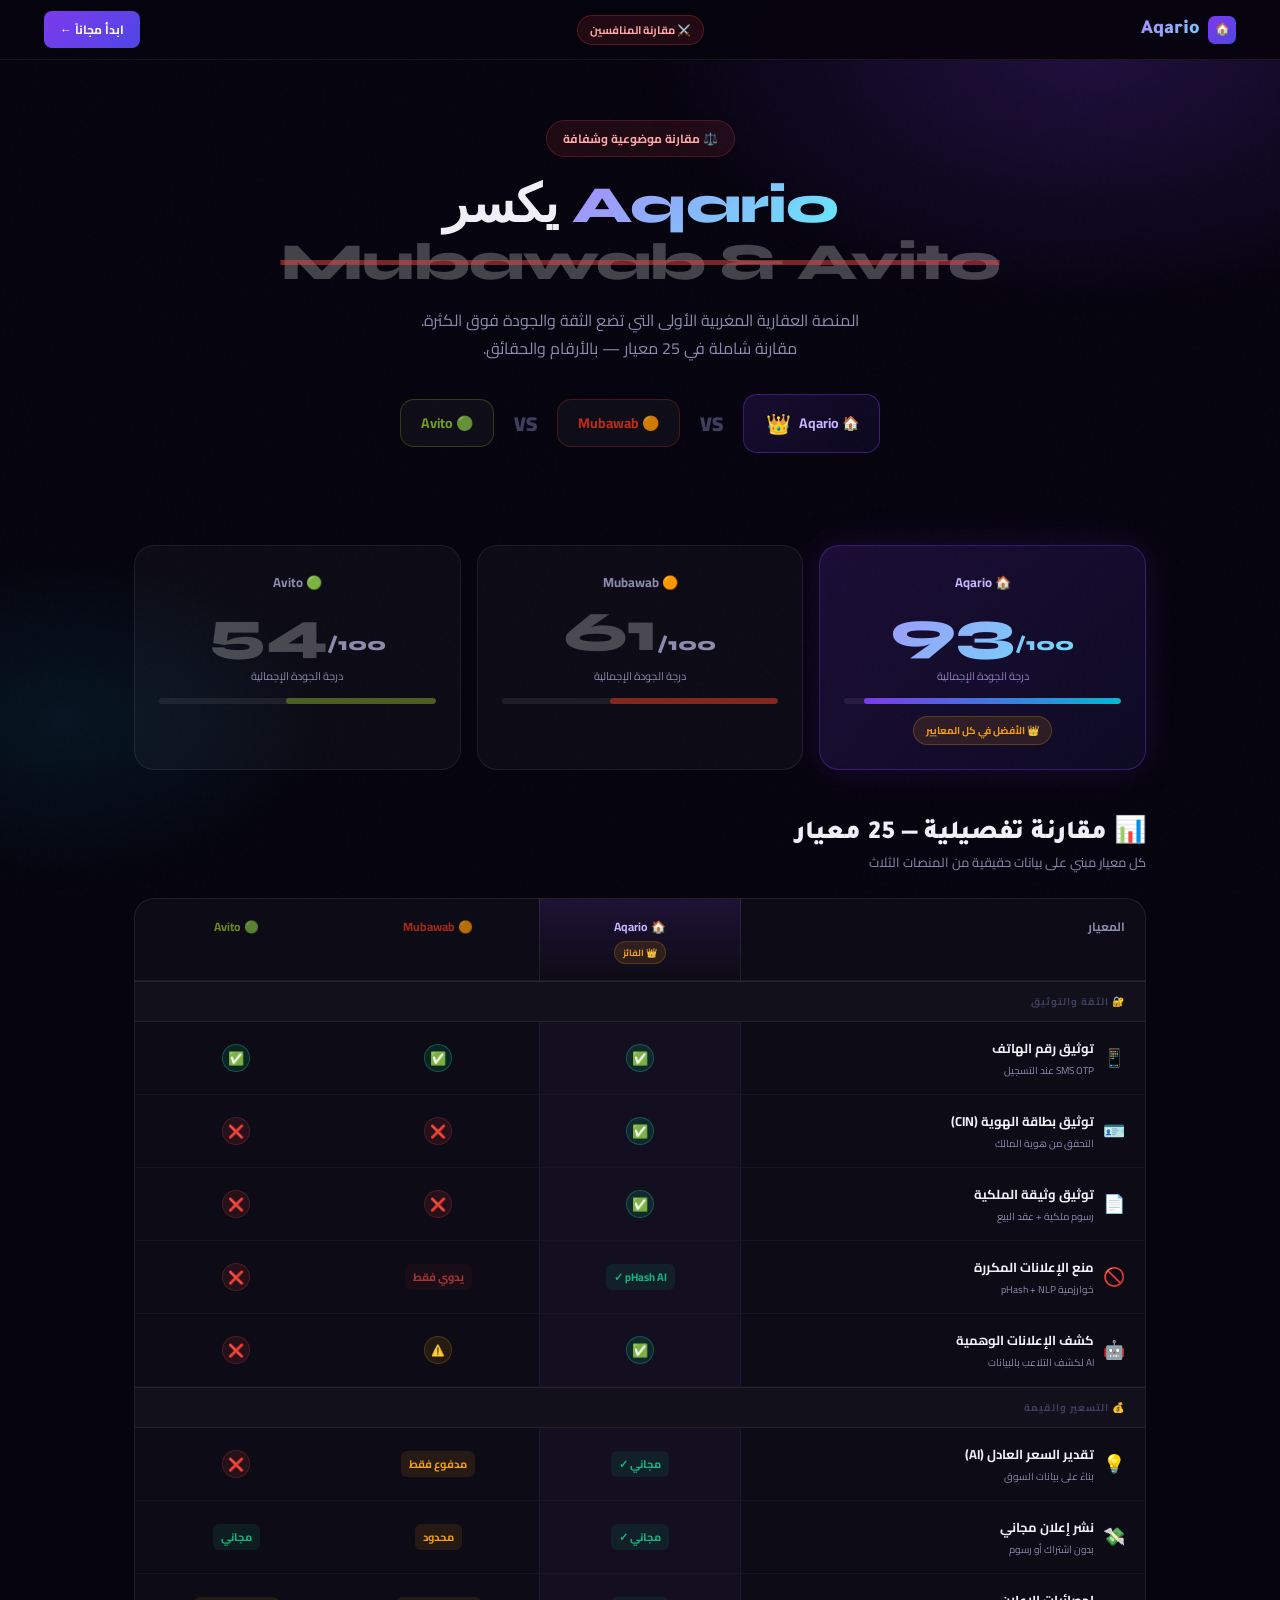
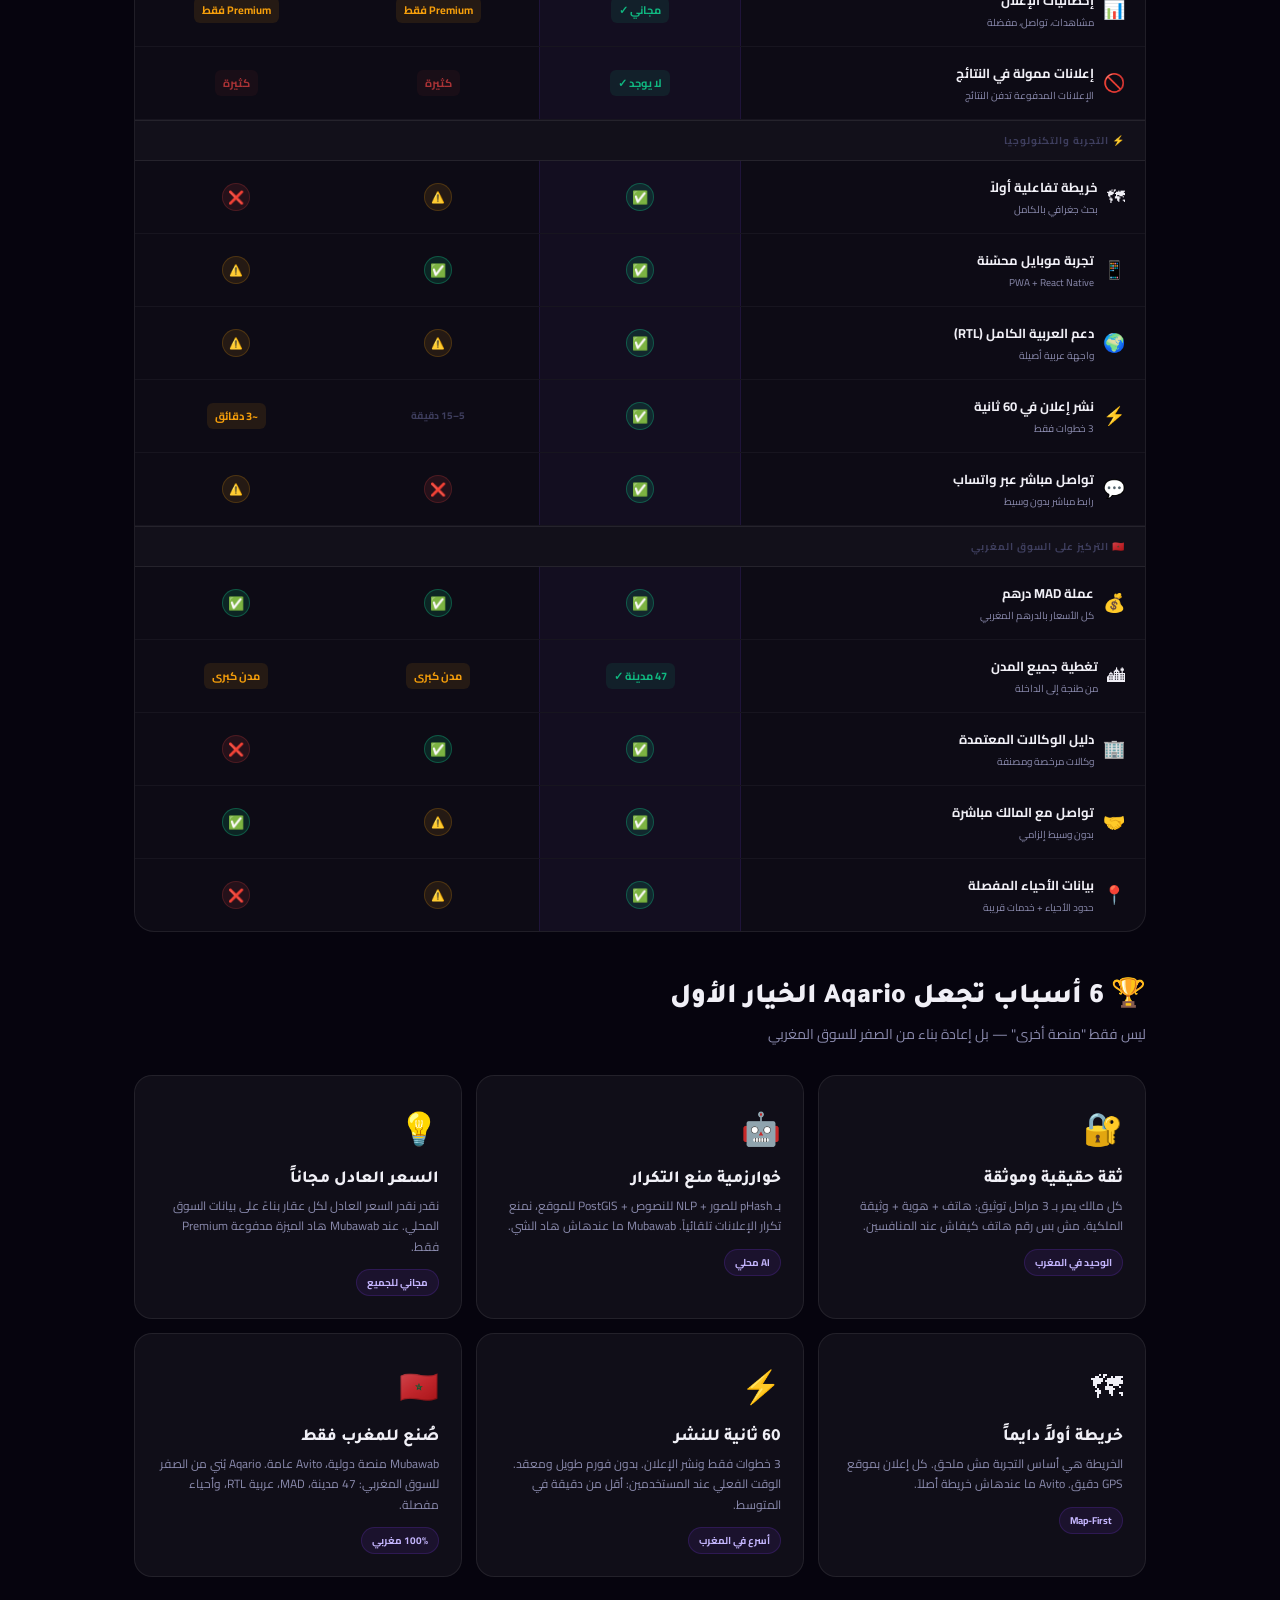
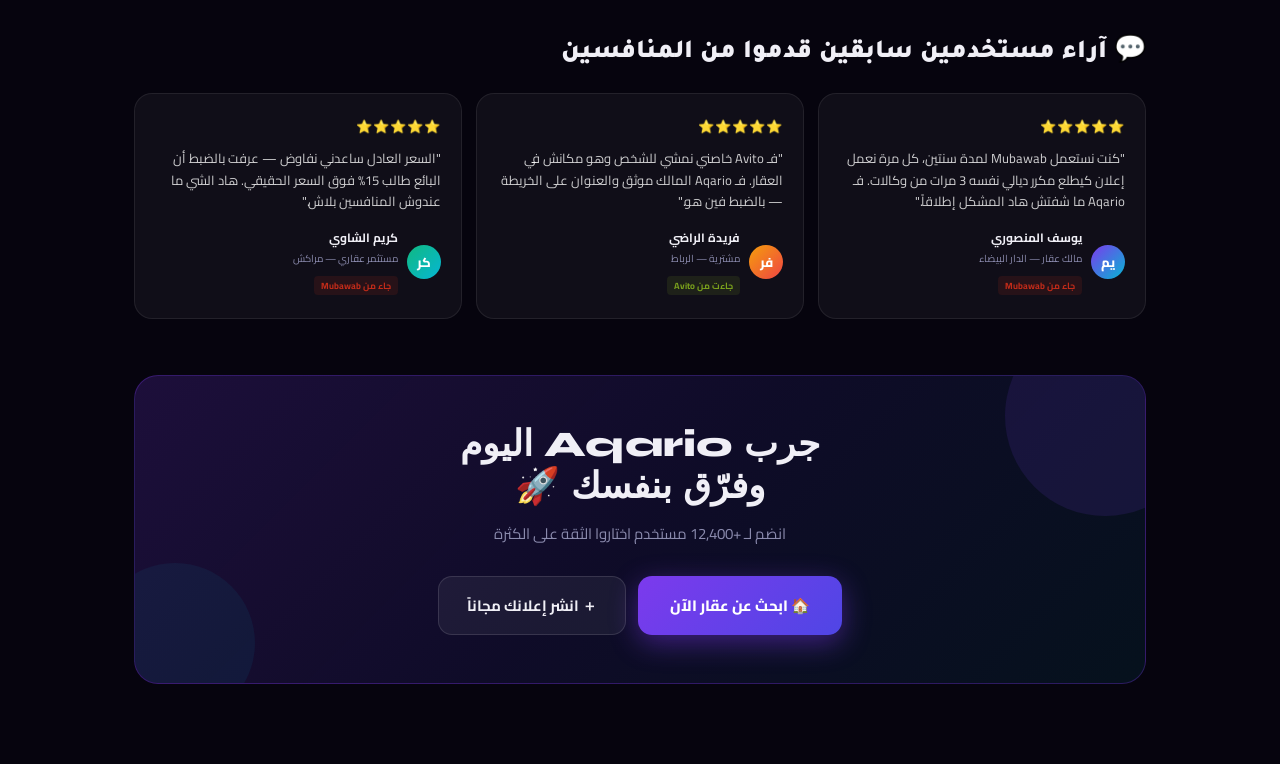
<file: vs-competition.html>
<!DOCTYPE html>
<html lang="ar" dir="rtl">
<head>
<meta charset="UTF-8">
<meta name="viewport" content="width=device-width, initial-scale=1.0">
<title>Aqario vs المنافسين — لماذا Aqario؟</title>
<link href="https://fonts.googleapis.com/css2?family=Cairo:wght@300;400;600;700;900&family=Tajawal:wght@700;800;900&family=Syne:wght@700;800;900&display=swap" rel="stylesheet">
<style>
:root{
  --bg:#06040E;
  --card:rgba(255,255,255,.045);
  --border:rgba(255,255,255,.08);
  --primary:#7C3AED;--accent:#4F46E5;--teal:#06B6D4;
  --gold:#F59E0B;--green:#10B981;--red:#EF4444;
  --text:#F0EFF6;--muted:#8B8BAE;--muted2:#3E3E5E;
  --aqario:#7C3AED;
  --mubawab:#E8321A;
  --avito:#91C11E;
}
*{margin:0;padding:0;box-sizing:border-box;}
html{scroll-behavior:smooth;}
body{
  font-family:'Cairo',sans-serif;
  background:var(--bg);color:var(--text);
  min-height:100vh;overflow-x:hidden;
}

/* ── NOISE OVERLAY ── */
body::after{
  content:'';position:fixed;inset:0;pointer-events:none;z-index:0;
  background-image:url("data:image/svg+xml,%3Csvg viewBox='0 0 256 256' xmlns='http://www.w3.org/2000/svg'%3E%3Cfilter id='n'%3E%3CfeTurbulence type='fractalNoise' baseFrequency='0.9' numOctaves='4' stitchTiles='stitch'/%3E%3C/filter%3E%3Crect width='100%25' height='100%25' filter='url(%23n)' opacity='0.03'/%3E%3C/svg%3E");
  opacity:.4;
}
body::before{
  content:'';position:fixed;inset:0;pointer-events:none;z-index:0;
  background:
    radial-gradient(ellipse 65% 55% at 85% 5%,rgba(124,58,237,.22) 0%,transparent 55%),
    radial-gradient(ellipse 40% 35% at 5% 80%,rgba(6,182,212,.1) 0%,transparent 55%);
}

/* ══ NAV ══════════════════════════════════════════════ */
nav{
  position:sticky;top:0;z-index:100;
  display:flex;align-items:center;justify-content:space-between;
  padding:0 44px;height:60px;
  background:rgba(6,4,14,.92);backdrop-filter:blur(24px);
  border-bottom:1px solid var(--border);
}
.logo{
  display:flex;align-items:center;gap:8px;text-decoration:none;
  font-family:'Tajawal',sans-serif;font-size:20px;font-weight:900;
  background:linear-gradient(135deg,#A78BFA,#67E8F9);
  -webkit-background-clip:text;-webkit-text-fill-color:transparent;
}
.logo-mark{
  width:28px;height:28px;border-radius:7px;flex-shrink:0;
  background:linear-gradient(135deg,var(--primary),var(--accent));
  display:flex;align-items:center;justify-content:center;
  font-size:12px;-webkit-text-fill-color:initial;
}
.nav-badge{
  padding:4px 12px;border-radius:20px;font-size:11px;font-weight:700;
  background:rgba(239,68,68,.12);border:1px solid rgba(239,68,68,.25);color:#FCA5A5;
}
.nav-cta{
  padding:7px 16px;border-radius:8px;border:none;cursor:pointer;
  background:linear-gradient(135deg,var(--primary),var(--accent));
  color:#fff;-webkit-text-fill-color:#fff;
  font-family:'Cairo',sans-serif;font-size:12px;font-weight:700;
}

/* ══ HERO ═══════════════════════════════════════════════ */
.hero{
  position:relative;z-index:1;
  max-width:1100px;margin:0 auto;
  padding:60px 44px 44px;text-align:center;
}
.hero-eyebrow{
  display:inline-flex;align-items:center;gap:8px;
  padding:6px 16px;border-radius:20px;font-size:12px;font-weight:700;
  background:rgba(239,68,68,.1);border:1px solid rgba(239,68,68,.22);
  color:#FCA5A5;margin-bottom:20px;
}
.hero h1{
  font-family:'Syne',sans-serif;font-size:52px;font-weight:900;
  line-height:1.1;margin-bottom:16px;letter-spacing:-1px;
}
.hero h1 .vs{
  display:inline-block;
  background:linear-gradient(135deg,#A78BFA,#67E8F9);
  -webkit-background-clip:text;-webkit-text-fill-color:transparent;
}
.hero h1 .losers{
  color:rgba(255,255,255,.25);text-decoration:line-through;
  text-decoration-color:rgba(239,68,68,.5);
}
.hero-sub{
  font-size:16px;color:var(--muted);max-width:560px;
  margin:0 auto 32px;line-height:1.7;
}

/* Competitor logos row */
.vs-row{
  display:flex;align-items:center;justify-content:center;
  gap:20px;margin-bottom:48px;
}
.vs-logo{
  display:flex;align-items:center;gap:8px;padding:10px 20px;
  border-radius:14px;border:1px solid var(--border);
  background:rgba(255,255,255,.04);font-size:14px;font-weight:700;
}
.vs-logo.aqario{
  border-color:rgba(124,58,237,.4);
  background:linear-gradient(135deg,rgba(124,58,237,.15),rgba(79,70,229,.08));
  color:#C4B5FD;
}
.vs-logo.mubawab{border-color:rgba(232,50,26,.25);color:rgba(232,50,26,.8);}
.vs-logo.avito  {border-color:rgba(145,193,30,.25);color:rgba(145,193,30,.8);}
.vs-sep{font-size:20px;color:var(--muted2);font-weight:900;}
.winner-crown{font-size:20px;margin-left:2px;}

/* ══ SCORE BANNER ══════════════════════════════════════ */
.score-banner{
  position:relative;z-index:1;
  max-width:1100px;margin:0 auto;
  padding:0 44px 44px;
}
.score-row{
  display:grid;grid-template-columns:1fr 1fr 1fr;gap:16px;
}
.score-card{
  border-radius:20px;padding:24px;text-align:center;
  border:1px solid;transition:all .25s;cursor:default;
}
.sc-aqario{
  background:linear-gradient(135deg,rgba(124,58,237,.18),rgba(79,70,229,.1));
  border-color:rgba(124,58,237,.35);
  box-shadow:0 0 40px rgba(124,58,237,.15);
}
.sc-mubawab{
  background:rgba(255,255,255,.03);border-color:rgba(255,255,255,.07);
}
.sc-avito{
  background:rgba(255,255,255,.03);border-color:rgba(255,255,255,.07);
}
.sc-brand{font-size:13px;font-weight:700;margin-bottom:10px;color:var(--muted);}
.sc-aqario .sc-brand{color:#C4B5FD;}
.sc-num{
  font-family:'Syne',sans-serif;font-size:56px;font-weight:900;
  line-height:1;margin-bottom:6px;
}
.sc-aqario .sc-num{
  background:linear-gradient(135deg,#A78BFA,#67E8F9);
  -webkit-background-clip:text;-webkit-text-fill-color:transparent;
}
.sc-mubawab .sc-num,.sc-avito .sc-num{color:rgba(255,255,255,.25);}
.sc-max{font-size:18px;color:var(--muted);}
.sc-label{font-size:11px;color:var(--muted);margin-bottom:12px;}
.sc-aqario .sc-label{color:rgba(196,181,253,.7);}
.sc-bar-wrap{height:6px;background:rgba(255,255,255,.07);border-radius:10px;overflow:hidden;}
.sc-bar-fill{height:100%;border-radius:10px;transition:width 1.2s cubic-bezier(.16,1,.3,1);}
.fill-aqario {background:linear-gradient(90deg,#7C3AED,#06B6D4);}
.fill-mubawab{background:rgba(232,50,26,.5);}
.fill-avito  {background:rgba(145,193,30,.4);}
.sc-crown{
  display:inline-flex;align-items:center;gap:5px;margin-top:12px;
  padding:4px 12px;border-radius:20px;font-size:10px;font-weight:700;
  background:rgba(245,158,11,.12);border:1px solid rgba(245,158,11,.25);color:var(--gold);
}

/* ══ MAIN TABLE ══════════════════════════════════════════ */
.table-section{
  position:relative;z-index:1;
  max-width:1100px;margin:0 auto;
  padding:0 44px 44px;
}
.ts-head{
  display:flex;align-items:center;justify-content:space-between;
  margin-bottom:24px;
}
.ts-head h2{
  font-family:'Tajawal',sans-serif;font-size:26px;font-weight:900;
}
.ts-head p{font-size:13px;color:var(--muted);}

/* Table wrapper */
.comp-table{
  background:rgba(255,255,255,.03);border:1px solid var(--border);
  border-radius:20px;overflow:hidden;
}

/* Header row */
.ct-header{
  display:grid;grid-template-columns:2fr 1fr 1fr 1fr;
  border-bottom:1px solid var(--border);
}
.ct-header-cell{
  padding:16px 20px;font-size:12px;font-weight:700;text-align:center;
}
.ct-header-cell:first-child{text-align:right;color:var(--muted);}
.ch-aqario{
  background:linear-gradient(180deg,rgba(124,58,237,.15),transparent);
  color:#C4B5FD;border-right:1px solid var(--border);border-left:1px solid var(--border);
  display:flex;flex-direction:column;align-items:center;gap:3px;
}
.ch-aqario .ch-winner{
  font-size:9px;padding:2px 8px;border-radius:20px;
  background:rgba(245,158,11,.12);border:1px solid rgba(245,158,11,.2);color:var(--gold);
}
.ch-mubawab{color:rgba(232,50,26,.7);}
.ch-avito  {color:rgba(145,193,30,.7);}

/* Category separator */
.ct-category{
  padding:10px 20px;font-size:10px;font-weight:700;
  text-transform:uppercase;letter-spacing:1px;color:var(--muted2);
  background:rgba(255,255,255,.02);border-bottom:1px solid var(--border);
  border-top:1px solid var(--border);
}
.ct-category:first-of-type{border-top:none;}

/* Table row */
.ct-row{
  display:grid;grid-template-columns:2fr 1fr 1fr 1fr;
  border-bottom:1px solid rgba(255,255,255,.04);
  transition:background .15s;
}
.ct-row:last-child{border-bottom:none;}
.ct-row:hover{background:rgba(255,255,255,.025);}
.ct-cell{
  padding:14px 20px;display:flex;align-items:center;
  justify-content:center;font-size:13px;
}
.ct-cell:first-child{
  justify-content:flex-start;gap:9px;
}
.ct-cell.aqario-col{
  background:rgba(124,58,237,.05);
  border-right:1px solid rgba(124,58,237,.12);
  border-left:1px solid rgba(124,58,237,.12);
}
.feature-ico{font-size:18px;flex-shrink:0;}
.feature-name{font-size:13px;font-weight:700;}
.feature-sub {font-size:10px;color:var(--muted);margin-top:1px;}

/* Cell values */
.cv-yes{
  width:28px;height:28px;border-radius:50%;
  background:rgba(16,185,129,.15);border:1.5px solid rgba(16,185,129,.35);
  display:flex;align-items:center;justify-content:center;
  font-size:13px;
}
.cv-no{
  width:28px;height:28px;border-radius:50%;
  background:rgba(239,68,68,.1);border:1.5px solid rgba(239,68,68,.2);
  display:flex;align-items:center;justify-content:center;
  font-size:13px;
}
.cv-partial{
  width:28px;height:28px;border-radius:50%;
  background:rgba(245,158,11,.1);border:1.5px solid rgba(245,158,11,.2);
  display:flex;align-items:center;justify-content:center;font-size:11px;
}
.cv-text{
  font-size:11px;font-weight:700;
  padding:3px 8px;border-radius:6px;
}
.cvt-green{background:rgba(16,185,129,.1);color:var(--green);}
.cvt-red  {background:rgba(239,68,68,.08);color:var(--red);opacity:.7;}
.cvt-gold {background:rgba(245,158,11,.1); color:var(--gold);}
.cvt-muted{color:var(--muted2);font-size:10px;}

/* ══ WHY SECTION ══════════════════════════════════════════ */
.why-section{
  position:relative;z-index:1;
  max-width:1100px;margin:0 auto;
  padding:0 44px 56px;
}
.why-section h2{
  font-family:'Tajawal',sans-serif;font-size:28px;font-weight:900;
  margin-bottom:6px;
}
.why-section p{font-size:14px;color:var(--muted);margin-bottom:28px;}

.why-grid{display:grid;grid-template-columns:repeat(3,1fr);gap:14px;}
.why-card{
  background:var(--card);border:1px solid var(--border);
  border-radius:18px;padding:22px;
  transition:all .22s;
}
.why-card:hover{
  border-color:rgba(124,58,237,.3);
  transform:translateY(-3px);
  box-shadow:0 10px 32px rgba(0,0,0,.3);
}
.wc-icon{
  font-size:32px;margin-bottom:12px;
  display:block;
}
.wc-title{
  font-family:'Tajawal',sans-serif;font-size:17px;font-weight:800;
  margin-bottom:6px;
}
.wc-desc{font-size:12px;color:var(--muted);line-height:1.7;}
.wc-tag{
  display:inline-flex;margin-top:12px;
  padding:3px 10px;border-radius:20px;font-size:10px;font-weight:700;
  background:rgba(124,58,237,.1);border:1px solid rgba(124,58,237,.2);color:#C4B5FD;
}

/* ══ TESTIMONIALS / PROOF ══════════════════════════════════ */
.proof-section{
  position:relative;z-index:1;
  max-width:1100px;margin:0 auto;
  padding:0 44px 56px;
}
.proof-section h2{
  font-family:'Tajawal',sans-serif;font-size:26px;font-weight:900;
  margin-bottom:24px;
}
.proof-grid{display:grid;grid-template-columns:repeat(3,1fr);gap:14px;}
.proof-card{
  background:var(--card);border:1px solid var(--border);
  border-radius:18px;padding:20px;
}
.pc-stars{color:var(--gold);font-size:13px;margin-bottom:10px;letter-spacing:1px;}
.pc-text{font-size:13px;color:rgba(255,255,255,.8);line-height:1.65;margin-bottom:14px;}
.pc-user{display:flex;align-items:center;gap:9px;}
.pc-av{
  width:34px;height:34px;border-radius:50%;
  display:flex;align-items:center;justify-content:center;
  font-size:13px;font-weight:800;color:#fff;-webkit-text-fill-color:#fff;flex-shrink:0;
}
.pc-name{font-size:12px;font-weight:700;}
.pc-meta{font-size:10px;color:var(--muted);}
.pc-platform{
  font-size:9px;margin-top:3px;padding:1px 7px;border-radius:4px;
  display:inline-block;font-weight:700;
}
.pp-mubawab{background:rgba(232,50,26,.1);color:rgba(232,50,26,.8);}
.pp-avito  {background:rgba(145,193,30,.1);color:rgba(145,193,30,.8);}

/* ══ FINAL CTA ══════════════════════════════════════════ */
.cta-section{
  position:relative;z-index:1;
  max-width:1100px;margin:0 auto;
  padding:0 44px 80px;
}
.cta-box{
  background:linear-gradient(135deg,rgba(124,58,237,.2),rgba(79,70,229,.12),rgba(6,182,212,.08));
  border:1px solid rgba(124,58,237,.3);border-radius:24px;
  padding:48px;text-align:center;
  position:relative;overflow:hidden;
}
.cta-box::before{
  content:'';position:absolute;top:-60px;right:-60px;
  width:200px;height:200px;border-radius:50%;
  background:rgba(124,58,237,.12);pointer-events:none;
}
.cta-box::after{
  content:'';position:absolute;bottom:-40px;left:-40px;
  width:160px;height:160px;border-radius:50%;
  background:rgba(6,182,212,.07);pointer-events:none;
}
.cta-box h2{
  font-family:'Syne',sans-serif;font-size:36px;font-weight:900;
  line-height:1.15;margin-bottom:12px;position:relative;z-index:1;
}
.cta-box p{font-size:15px;color:var(--muted);margin-bottom:28px;position:relative;z-index:1;}
.cta-btns{display:flex;justify-content:center;gap:12px;position:relative;z-index:1;}
.cta-primary{
  padding:14px 32px;border-radius:14px;border:none;cursor:pointer;
  background:linear-gradient(135deg,var(--primary),var(--accent));
  color:#fff;-webkit-text-fill-color:#fff;
  font-family:'Cairo',sans-serif;font-size:15px;font-weight:800;
  box-shadow:0 8px 28px rgba(124,58,237,.45);transition:all .22s;
}
.cta-primary:hover{transform:translateY(-2px);box-shadow:0 12px 36px rgba(124,58,237,.6);}
.cta-ghost{
  padding:14px 28px;border-radius:14px;cursor:pointer;
  background:rgba(255,255,255,.06);border:1px solid rgba(255,255,255,.12);
  color:var(--text);-webkit-text-fill-color:var(--text);
  font-family:'Cairo',sans-serif;font-size:15px;font-weight:700;
  transition:all .2s;
}
.cta-ghost:hover{background:rgba(255,255,255,.1);}

/* ══ ANIMATIONS ══════════════════════════════════════════ */
@keyframes fadeUp{from{opacity:0;transform:translateY(16px)}to{opacity:1;transform:translateY(0)}}
@keyframes slideIn{from{opacity:0;transform:translateX(20px)}to{opacity:1;transform:translateX(0)}}

.hero{animation:fadeUp .5s ease both;}
.score-banner{animation:fadeUp .5s ease .1s both;}
.table-section{animation:fadeUp .5s ease .18s both;}
.why-card:nth-child(1){animation:fadeUp .4s ease .22s both;}
.why-card:nth-child(2){animation:fadeUp .4s ease .30s both;}
.why-card:nth-child(3){animation:fadeUp .4s ease .38s both;}
.why-card:nth-child(4){animation:fadeUp .4s ease .26s both;}
.why-card:nth-child(5){animation:fadeUp .4s ease .34s both;}
.why-card:nth-child(6){animation:fadeUp .4s ease .42s both;}
</style>
</head>
<body>

<!-- NAV -->
<nav>
  <a class="logo" href="#"><div class="logo-mark">🏠</div>Aqario</a>
  <span class="nav-badge">⚔️ مقارنة المنافسين</span>
  <button class="nav-cta">ابدأ مجاناً ←</button>
</nav>

<!-- ══ HERO ══ -->
<section class="hero">
  <div class="hero-eyebrow">⚖️ مقارنة موضوعية وشفافة</div>
  <h1>
    <span class="vs">Aqario</span> يكسر<br>
    <span class="losers">Mubawab &amp; Avito</span>
  </h1>
  <p class="hero-sub">
    المنصة العقارية المغربية الأولى التي تضع الثقة والجودة فوق الكثرة.<br>
    مقارنة شاملة في 25 معيار — بالأرقام والحقائق.
  </p>

  <div class="vs-row">
    <div class="vs-logo aqario">🏠 Aqario <span class="winner-crown">👑</span></div>
    <div class="vs-sep">VS</div>
    <div class="vs-logo mubawab">🟠 Mubawab</div>
    <div class="vs-sep">VS</div>
    <div class="vs-logo avito">🟢 Avito</div>
  </div>
</section>

<!-- ══ SCORES ══ -->
<div class="score-banner">
  <div class="score-row">

    <div class="score-card sc-aqario">
      <div class="sc-brand">🏠 Aqario</div>
      <div class="sc-num"><span id="sc-aqario">0</span><span class="sc-max">/100</span></div>
      <div class="sc-label">درجة الجودة الإجمالية</div>
      <div class="sc-bar-wrap"><div class="sc-bar-fill fill-aqario" style="width:0" id="bar-aqario"></div></div>
      <div class="sc-crown">👑 الأفضل في كل المعايير</div>
    </div>

    <div class="score-card sc-mubawab">
      <div class="sc-brand">🟠 Mubawab</div>
      <div class="sc-num"><span id="sc-mubawab">0</span><span class="sc-max">/100</span></div>
      <div class="sc-label">درجة الجودة الإجمالية</div>
      <div class="sc-bar-wrap"><div class="sc-bar-fill fill-mubawab" style="width:0" id="bar-mubawab"></div></div>
    </div>

    <div class="score-card sc-avito">
      <div class="sc-brand">🟢 Avito</div>
      <div class="sc-num"><span id="sc-avito">0</span><span class="sc-max">/100</span></div>
      <div class="sc-label">درجة الجودة الإجمالية</div>
      <div class="sc-bar-wrap"><div class="sc-bar-fill fill-avito" style="width:0" id="bar-avito"></div></div>
    </div>

  </div>
</div>

<!-- ══ COMPARISON TABLE ══ -->
<div class="table-section">
  <div class="ts-head">
    <div>
      <h2>📊 مقارنة تفصيلية — 25 معيار</h2>
      <p>كل معيار مبني على بيانات حقيقية من المنصات الثلاث</p>
    </div>
  </div>

  <div class="comp-table">

    <!-- HEADER -->
    <div class="ct-header">
      <div class="ct-header-cell">المعيار</div>
      <div class="ct-header-cell ch-aqario">
        🏠 Aqario
        <span class="ch-winner">👑 الفائز</span>
      </div>
      <div class="ct-header-cell ch-mubawab">🟠 Mubawab</div>
      <div class="ct-header-cell ch-avito">🟢 Avito</div>
    </div>

    <!-- ── TRUST & VERIFICATION ── -->
    <div class="ct-category">🔐 الثقة والتوثيق</div>

    <div class="ct-row">
      <div class="ct-cell"><span class="feature-ico">📱</span><div><div class="feature-name">توثيق رقم الهاتف</div><div class="feature-sub">SMS OTP عند التسجيل</div></div></div>
      <div class="ct-cell aqario-col"><div class="cv-yes">✅</div></div>
      <div class="ct-cell"><div class="cv-yes">✅</div></div>
      <div class="ct-cell"><div class="cv-yes">✅</div></div>
    </div>

    <div class="ct-row">
      <div class="ct-cell"><span class="feature-ico">🪪</span><div><div class="feature-name">توثيق بطاقة الهوية (CIN)</div><div class="feature-sub">التحقق من هوية المالك</div></div></div>
      <div class="ct-cell aqario-col"><div class="cv-yes">✅</div></div>
      <div class="ct-cell"><div class="cv-no">❌</div></div>
      <div class="ct-cell"><div class="cv-no">❌</div></div>
    </div>

    <div class="ct-row">
      <div class="ct-cell"><span class="feature-ico">📄</span><div><div class="feature-name">توثيق وثيقة الملكية</div><div class="feature-sub">رسوم ملكية + عقد البيع</div></div></div>
      <div class="ct-cell aqario-col"><div class="cv-yes">✅</div></div>
      <div class="ct-cell"><div class="cv-no">❌</div></div>
      <div class="ct-cell"><div class="cv-no">❌</div></div>
    </div>

    <div class="ct-row">
      <div class="ct-cell"><span class="feature-ico">🚫</span><div><div class="feature-name">منع الإعلانات المكررة</div><div class="feature-sub">خوارزمية pHash + NLP</div></div></div>
      <div class="ct-cell aqario-col"><span class="cv-text cvt-green">pHash AI ✓</span></div>
      <div class="ct-cell"><span class="cv-text cvt-red">يدوي فقط</span></div>
      <div class="ct-cell"><div class="cv-no">❌</div></div>
    </div>

    <div class="ct-row">
      <div class="ct-cell"><span class="feature-ico">🤖</span><div><div class="feature-name">كشف الإعلانات الوهمية</div><div class="feature-sub">AI لكشف التلاعب بالبيانات</div></div></div>
      <div class="ct-cell aqario-col"><div class="cv-yes">✅</div></div>
      <div class="ct-cell"><div class="cv-partial">⚠️</div></div>
      <div class="ct-cell"><div class="cv-no">❌</div></div>
    </div>

    <!-- ── PRICING & VALUE ── -->
    <div class="ct-category">💰 التسعير والقيمة</div>

    <div class="ct-row">
      <div class="ct-cell"><span class="feature-ico">💡</span><div><div class="feature-name">تقدير السعر العادل (AI)</div><div class="feature-sub">بناءً على بيانات السوق</div></div></div>
      <div class="ct-cell aqario-col"><span class="cv-text cvt-green">مجاني ✓</span></div>
      <div class="ct-cell"><span class="cv-text cvt-gold">مدفوع فقط</span></div>
      <div class="ct-cell"><div class="cv-no">❌</div></div>
    </div>

    <div class="ct-row">
      <div class="ct-cell"><span class="feature-ico">💸</span><div><div class="feature-name">نشر إعلان مجاني</div><div class="feature-sub">بدون اشتراك أو رسوم</div></div></div>
      <div class="ct-cell aqario-col"><span class="cv-text cvt-green">مجاني ✓</span></div>
      <div class="ct-cell"><span class="cv-text cvt-gold">محدود</span></div>
      <div class="ct-cell"><span class="cv-text cvt-green">مجاني</span></div>
    </div>

    <div class="ct-row">
      <div class="ct-cell"><span class="feature-ico">📊</span><div><div class="feature-name">إحصائيات الإعلان</div><div class="feature-sub">مشاهدات، تواصل، مفضلة</div></div></div>
      <div class="ct-cell aqario-col"><span class="cv-text cvt-green">مجاني ✓</span></div>
      <div class="ct-cell"><span class="cv-text cvt-gold">Premium فقط</span></div>
      <div class="ct-cell"><span class="cv-text cvt-gold">Premium فقط</span></div>
    </div>

    <div class="ct-row">
      <div class="ct-cell"><span class="feature-ico">🚫</span><div><div class="feature-name">إعلانات ممولة في النتائج</div><div class="feature-sub">الإعلانات المدفوعة تدفن النتائج</div></div></div>
      <div class="ct-cell aqario-col"><span class="cv-text cvt-green">لا يوجد ✓</span></div>
      <div class="ct-cell"><span class="cv-text cvt-red">كثيرة</span></div>
      <div class="ct-cell"><span class="cv-text cvt-red">كثيرة</span></div>
    </div>

    <!-- ── UX & TECHNOLOGY ── -->
    <div class="ct-category">⚡ التجربة والتكنولوجيا</div>

    <div class="ct-row">
      <div class="ct-cell"><span class="feature-ico">🗺</span><div><div class="feature-name">خريطة تفاعلية أولاً</div><div class="feature-sub">بحث جغرافي بالكامل</div></div></div>
      <div class="ct-cell aqario-col"><div class="cv-yes">✅</div></div>
      <div class="ct-cell"><div class="cv-partial">⚠️</div></div>
      <div class="ct-cell"><div class="cv-no">❌</div></div>
    </div>

    <div class="ct-row">
      <div class="ct-cell"><span class="feature-ico">📱</span><div><div class="feature-name">تجربة موبايل محسّنة</div><div class="feature-sub">PWA + React Native</div></div></div>
      <div class="ct-cell aqario-col"><div class="cv-yes">✅</div></div>
      <div class="ct-cell"><div class="cv-yes">✅</div></div>
      <div class="ct-cell"><div class="cv-partial">⚠️</div></div>
    </div>

    <div class="ct-row">
      <div class="ct-cell"><span class="feature-ico">🌍</span><div><div class="feature-name">دعم العربية الكامل (RTL)</div><div class="feature-sub">واجهة عربية أصيلة</div></div></div>
      <div class="ct-cell aqario-col"><div class="cv-yes">✅</div></div>
      <div class="ct-cell"><div class="cv-partial">⚠️</div></div>
      <div class="ct-cell"><div class="cv-partial">⚠️</div></div>
    </div>

    <div class="ct-row">
      <div class="ct-cell"><span class="feature-ico">⚡</span><div><div class="feature-name">نشر إعلان في 60 ثانية</div><div class="feature-sub">3 خطوات فقط</div></div></div>
      <div class="ct-cell aqario-col"><div class="cv-yes">✅</div></div>
      <div class="ct-cell"><span class="cv-text cvt-muted">5–15 دقيقة</span></div>
      <div class="ct-cell"><span class="cv-text cvt-gold">~3 دقائق</span></div>
    </div>

    <div class="ct-row">
      <div class="ct-cell"><span class="feature-ico">💬</span><div><div class="feature-name">تواصل مباشر عبر واتساب</div><div class="feature-sub">رابط مباشر بدون وسيط</div></div></div>
      <div class="ct-cell aqario-col"><div class="cv-yes">✅</div></div>
      <div class="ct-cell"><div class="cv-no">❌</div></div>
      <div class="ct-cell"><div class="cv-partial">⚠️</div></div>
    </div>

    <!-- ── MARKET FOCUS ── -->
    <div class="ct-category">🇲🇦 التركيز على السوق المغربي</div>

    <div class="ct-row">
      <div class="ct-cell"><span class="feature-ico">💰</span><div><div class="feature-name">عملة MAD درهم</div><div class="feature-sub">كل الأسعار بالدرهم المغربي</div></div></div>
      <div class="ct-cell aqario-col"><div class="cv-yes">✅</div></div>
      <div class="ct-cell"><div class="cv-yes">✅</div></div>
      <div class="ct-cell"><div class="cv-yes">✅</div></div>
    </div>

    <div class="ct-row">
      <div class="ct-cell"><span class="feature-ico">🏙</span><div><div class="feature-name">تغطية جميع المدن</div><div class="feature-sub">من طنجة إلى الداخلة</div></div></div>
      <div class="ct-cell aqario-col"><span class="cv-text cvt-green">47 مدينة ✓</span></div>
      <div class="ct-cell"><span class="cv-text cvt-gold">مدن كبرى</span></div>
      <div class="ct-cell"><span class="cv-text cvt-gold">مدن كبرى</span></div>
    </div>

    <div class="ct-row">
      <div class="ct-cell"><span class="feature-ico">🏢</span><div><div class="feature-name">دليل الوكالات المعتمدة</div><div class="feature-sub">وكالات مرخصة ومصنفة</div></div></div>
      <div class="ct-cell aqario-col"><div class="cv-yes">✅</div></div>
      <div class="ct-cell"><div class="cv-yes">✅</div></div>
      <div class="ct-cell"><div class="cv-no">❌</div></div>
    </div>

    <div class="ct-row">
      <div class="ct-cell"><span class="feature-ico">🤝</span><div><div class="feature-name">تواصل مع المالك مباشرة</div><div class="feature-sub">بدون وسيط إلزامي</div></div></div>
      <div class="ct-cell aqario-col"><div class="cv-yes">✅</div></div>
      <div class="ct-cell"><div class="cv-partial">⚠️</div></div>
      <div class="ct-cell"><div class="cv-yes">✅</div></div>
    </div>

    <div class="ct-row">
      <div class="ct-cell"><span class="feature-ico">📍</span><div><div class="feature-name">بيانات الأحياء المفصلة</div><div class="feature-sub">حدود الأحياء + خدمات قريبة</div></div></div>
      <div class="ct-cell aqario-col"><div class="cv-yes">✅</div></div>
      <div class="ct-cell"><div class="cv-partial">⚠️</div></div>
      <div class="ct-cell"><div class="cv-no">❌</div></div>
    </div>

  </div>
</div>

<!-- ══ WHY CARDS ══ -->
<div class="why-section">
  <h2>🏆 6 أسباب تجعل Aqario الخيار الأول</h2>
  <p>ليس فقط "منصة أخرى" — بل إعادة بناء من الصفر للسوق المغربي</p>
  <div class="why-grid">
    <div class="why-card">
      <span class="wc-icon">🔐</span>
      <div class="wc-title">ثقة حقيقية وموثقة</div>
      <div class="wc-desc">كل مالك يمر بـ 3 مراحل توثيق: هاتف + هوية + وثيقة الملكية. مش بس رقم هاتف كيفاش عند المنافسين.</div>
      <span class="wc-tag">الوحيد في المغرب</span>
    </div>
    <div class="why-card">
      <span class="wc-icon">🤖</span>
      <div class="wc-title">خوارزمية منع التكرار</div>
      <div class="wc-desc">بـ pHash للصور + NLP للنصوص + PostGIS للموقع، نمنع تكرار الإعلانات تلقائياً. Mubawab ما عندهاش هاد الشي.</div>
      <span class="wc-tag">AI محلي</span>
    </div>
    <div class="why-card">
      <span class="wc-icon">💡</span>
      <div class="wc-title">السعر العادل مجاناً</div>
      <div class="wc-desc">نقدر نقدر السعر العادل لكل عقار بناءً على بيانات السوق المحلي. عند Mubawab هاد الميزة مدفوعة Premium فقط.</div>
      <span class="wc-tag">مجاني للجميع</span>
    </div>
    <div class="why-card">
      <span class="wc-icon">🗺</span>
      <div class="wc-title">خريطة أولاً دايماً</div>
      <div class="wc-desc">الخريطة هي أساس التجربة مش ملحق. كل إعلان بموقع GPS دقيق. Avito ما عندهاش خريطة أصلاً.</div>
      <span class="wc-tag">Map-First</span>
    </div>
    <div class="why-card">
      <span class="wc-icon">⚡</span>
      <div class="wc-title">60 ثانية للنشر</div>
      <div class="wc-desc">3 خطوات فقط ونشر الإعلان. بدون فورم طويل ومعقد. الوقت الفعلي عند المستخدمين: أقل من دقيقة في المتوسط.</div>
      <span class="wc-tag">أسرع في المغرب</span>
    </div>
    <div class="why-card">
      <span class="wc-icon">🇲🇦</span>
      <div class="wc-title">صُنع للمغرب فقط</div>
      <div class="wc-desc">Mubawab منصة دولية، Avito عامة. Aqario بُني من الصفر للسوق المغربي: 47 مدينة، MAD، عربية RTL، وأحياء مفصلة.</div>
      <span class="wc-tag">100% مغربي</span>
    </div>
  </div>
</div>

<!-- ══ PROOF ══ -->
<div class="proof-section">
  <h2>💬 آراء مستخدمين سابقين قدموا من المنافسين</h2>
  <div class="proof-grid">

    <div class="proof-card">
      <div class="pc-stars">⭐⭐⭐⭐⭐</div>
      <div class="pc-text">"كنت نستعمل Mubawab لمدة سنتين، كل مرة نعمل إعلان كيطلع مكرر ديالي نفسه 3 مرات من وكالات. فـ Aqario ما شفتش هاد المشكل إطلاقاً."</div>
      <div class="pc-user">
        <div class="pc-av" style="background:linear-gradient(135deg,#7C3AED,#06B6D4)">يم</div>
        <div>
          <div class="pc-name">يوسف المنصوري</div>
          <div class="pc-meta">مالك عقار — الدار البيضاء</div>
          <span class="pc-platform pp-mubawab">جاء من Mubawab</span>
        </div>
      </div>
    </div>

    <div class="proof-card">
      <div class="pc-stars">⭐⭐⭐⭐⭐</div>
      <div class="pc-text">"فـ Avito خاصني نمشي للشخص وهو مكانش في العقار. فـ Aqario المالك موثق والعنوان على الخريطة — بالضبط فين هو."</div>
      <div class="pc-user">
        <div class="pc-av" style="background:linear-gradient(135deg,#F59E0B,#EF4444)">فر</div>
        <div>
          <div class="pc-name">فريدة الراضي</div>
          <div class="pc-meta">مشترية — الرباط</div>
          <span class="pc-platform pp-avito">جاءت من Avito</span>
        </div>
      </div>
    </div>

    <div class="proof-card">
      <div class="pc-stars">⭐⭐⭐⭐⭐</div>
      <div class="pc-text">"السعر العادل ساعدني نفاوض — عرفت بالضبط أن البائع طالب 15% فوق السعر الحقيقي. هاد الشي ما عندوش المنافسين بلاش."</div>
      <div class="pc-user">
        <div class="pc-av" style="background:linear-gradient(135deg,#10B981,#06B6D4)">كر</div>
        <div>
          <div class="pc-name">كريم الشاوي</div>
          <div class="pc-meta">مستثمر عقاري — مراكش</div>
          <span class="pc-platform pp-mubawab">جاء من Mubawab</span>
        </div>
      </div>
    </div>

  </div>
</div>

<!-- ══ FINAL CTA ══ -->
<div class="cta-section">
  <div class="cta-box">
    <h2>جرب Aqario اليوم<br>وفرّق بنفسك 🚀</h2>
    <p>انضم لـ +12,400 مستخدم اختاروا الثقة على الكثرة</p>
    <div class="cta-btns">
      <button class="cta-primary">🏠 ابحث عن عقار الآن</button>
      <button class="cta-ghost">＋ انشر إعلانك مجاناً</button>
    </div>
  </div>
</div>

<script>
// ── Animated scores ───────────────────────────────────────────
function countTo(id, target, dur=1400) {
  const el = document.getElementById(id), t0 = Date.now()
  const tick = () => {
    const p = Math.min((Date.now()-t0)/dur, 1)
    const ease = 1 - Math.pow(1-p, 4)
    el.textContent = Math.round(ease * target)
    if (p < 1) requestAnimationFrame(tick)
  }; tick()
}

// ── Animated bars ─────────────────────────────────────────────
function animateBar(id, pct, delay=300) {
  setTimeout(() => {
    document.getElementById(id).style.width = pct + '%'
  }, delay)
}

// ── Row hover highlight ───────────────────────────────────────
document.querySelectorAll('.ct-row').forEach(row => {
  row.addEventListener('mouseenter', () => {
    const aqCol = row.querySelector('.aqario-col')
    if (aqCol) aqCol.style.background = 'rgba(124,58,237,.1)'
  })
  row.addEventListener('mouseleave', () => {
    const aqCol = row.querySelector('.aqario-col')
    if (aqCol) aqCol.style.background = 'rgba(124,58,237,.05)'
  })
})

// ── Map tab switching ─────────────────────────────────────────
document.querySelectorAll('.mst').forEach(t => {
  t.addEventListener('click', function() {
    document.querySelectorAll('.mst').forEach(x => x.classList.remove('on'))
    this.classList.add('on')
  })
})

// ── Init ─────────────────────────────────────────────────────
window.addEventListener('load', () => {
  setTimeout(() => {
    countTo('sc-aqario',  93, 1400)
    countTo('sc-mubawab', 61, 1200)
    countTo('sc-avito',   54, 1100)
    animateBar('bar-aqario',  93, 400)
    animateBar('bar-mubawab', 61, 500)
    animateBar('bar-avito',   54, 600)
  }, 300)
})
</script>
</body>
</html>
</file>
<file: style.css>
/* ══════════════════════════════════════
   AQARIO — style.css
   منصة العقارات المغربية
══════════════════════════════════════ */

:root {
  --bg:      #07050F;
  --bg2:     #0D0A1E;
  --bg3:     #110D25;
  --card:    rgba(255,255,255,.045);
  --border:  rgba(255,255,255,.08);
  --primary: #7C3AED;
  --accent:  #4F46E5;
  --teal:    #06B6D4;
  --gold:    #F59E0B;
  --green:   #10B981;
  --red:     #EF4444;
  --text:    #F0EFF6;
  --muted:   #8B8BAE;
  --r:       14px;
}

/* ── RESET ── */
*, *::before, *::after { margin:0; padding:0; box-sizing:border-box; }
html { scroll-behavior: smooth; }
body {
  font-family: 'Cairo', sans-serif;
  background: var(--bg);
  color: var(--text);
  overflow-x: hidden;
  line-height: 1.6;
}
a { text-decoration: none; color: inherit; }
img { max-width: 100%; display: block; }
button { cursor: pointer; font-family: 'Cairo', sans-serif; }

/* ── CONTAINER ── */
.container { max-width: 1140px; margin: 0 auto; padding: 0 24px; }

/* ── SCROLLBAR ── */
::-webkit-scrollbar { width: 5px; }
::-webkit-scrollbar-track { background: var(--bg2); }
::-webkit-scrollbar-thumb { background: rgba(124,58,237,.4); border-radius: 4px; }

/* ══ NAVBAR ═════════════════════════════════════════════ */
.navbar {
  position: sticky; top: 0; z-index: 100;
  background: rgba(7,5,15,.92);
  backdrop-filter: blur(24px);
  border-bottom: 1px solid var(--border);
  transition: box-shadow .3s;
}
.navbar.scrolled { box-shadow: 0 4px 24px rgba(0,0,0,.4); }
.nav-inner {
  max-width: 1140px; margin: 0 auto;
  display: flex; align-items: center;
  gap: 0; padding: 0 24px; height: 62px;
}
.logo {
  display: flex; align-items: center; gap: 8px;
  font-family: 'Tajawal', sans-serif; font-size: 20px; font-weight: 900;
  background: linear-gradient(135deg, #A78BFA, #67E8F9);
  -webkit-background-clip: text; -webkit-text-fill-color: transparent;
  margin-left: 32px; flex-shrink: 0;
}
.logo-mark {
  width: 30px; height: 30px; border-radius: 8px; flex-shrink: 0;
  background: linear-gradient(135deg, var(--primary), var(--accent));
  display: flex; align-items: center; justify-content: center;
  font-size: 13px; -webkit-text-fill-color: initial;
}
.nav-links { display: flex; gap: 4px; flex: 1; }
.nav-links a {
  padding: 0 14px; height: 62px; display: flex; align-items: center;
  font-size: 13px; font-weight: 600; color: var(--muted);
  border-bottom: 2px solid transparent; transition: all .18s;
}
.nav-links a:hover { color: var(--text); border-bottom-color: rgba(124,58,237,.4); }
.nav-right { display: flex; align-items: center; gap: 10px; margin-right: auto; }
.btn-outline {
  padding: 7px 16px; border-radius: 9px; font-size: 12px; font-weight: 700;
  border: 1px solid var(--border); color: var(--muted);
  background: transparent; transition: all .18s;
}
.btn-outline:hover { border-color: rgba(124,58,237,.35); color: var(--text); }
.btn-primary {
  padding: 8px 16px; border-radius: 9px; font-size: 12px; font-weight: 700;
  background: linear-gradient(135deg, var(--primary), var(--accent));
  border: none; color: #fff; -webkit-text-fill-color: #fff;
  box-shadow: 0 4px 14px rgba(124,58,237,.35); transition: all .2s;
}
.btn-primary:hover { transform: translateY(-1px); box-shadow: 0 6px 20px rgba(124,58,237,.5); }
.hamburger {
  display: none; background: transparent; border: 1px solid var(--border);
  border-radius: 8px; width: 36px; height: 36px;
  color: var(--text); font-size: 16px; align-items: center; justify-content: center;
}

/* ══ HERO ════════════════════════════════════════════════ */
.hero {
  position: relative; min-height: 100vh;
  display: flex; align-items: center; overflow: hidden;
}
.hero-bg {
  position: absolute; inset: 0; z-index: 0; pointer-events: none;
}
.hero-orb {
  position: absolute; border-radius: 50%;
  filter: blur(80px); opacity: .3;
}
.orb1 {
  width: 600px; height: 600px; top: -200px; right: -100px;
  background: radial-gradient(circle, var(--primary), transparent);
}
.orb2 {
  width: 400px; height: 400px; bottom: -100px; left: -50px;
  background: radial-gradient(circle, var(--teal), transparent);
}
.hero-grid {
  position: absolute; inset: 0;
  background-image:
    linear-gradient(rgba(255,255,255,.025) 1px, transparent 1px),
    linear-gradient(90deg, rgba(255,255,255,.025) 1px, transparent 1px);
  background-size: 40px 40px;
}
.hero-content {
  position: relative; z-index: 1;
  max-width: 1140px; margin: 0 auto; padding: 80px 24px 60px;
  width: 100%;
}
.hero-badge {
  display: inline-flex; align-items: center; gap: 7px;
  padding: 6px 16px; border-radius: 20px; font-size: 13px; font-weight: 700;
  background: rgba(124,58,237,.12); border: 1px solid rgba(124,58,237,.25);
  color: #C4B5FD; margin-bottom: 20px;
  animation: fadeUp .5s ease both;
}
.hero-title {
  font-family: 'Tajawal', sans-serif; font-size: clamp(36px, 6vw, 62px);
  font-weight: 900; line-height: 1.15; margin-bottom: 16px;
  animation: fadeUp .5s ease .1s both;
}
.gradient-text {
  background: linear-gradient(135deg, #A78BFA 0%, #67E8F9 50%, #34D399 100%);
  -webkit-background-clip: text; -webkit-text-fill-color: transparent;
}
.hero-sub {
  font-size: 16px; color: var(--muted); max-width: 520px;
  margin-bottom: 32px; line-height: 1.7;
  animation: fadeUp .5s ease .2s both;
}

/* Search Card */
.search-card {
  background: rgba(255,255,255,.06);
  border: 1px solid rgba(255,255,255,.12);
  border-radius: 20px; padding: 6px;
  max-width: 820px; margin-bottom: 36px;
  backdrop-filter: blur(20px);
  box-shadow: 0 20px 60px rgba(0,0,0,.4);
  animation: fadeUp .5s ease .3s both;
}
.search-tabs {
  display: flex; gap: 4px; padding: 4px;
  background: rgba(0,0,0,.3); border-radius: 14px;
  margin-bottom: 8px;
}
.stab {
  flex: 1; padding: 9px; border-radius: 11px;
  border: none; background: transparent;
  font-size: 13px; font-weight: 700; color: var(--muted);
  transition: all .18s;
}
.stab.active {
  background: linear-gradient(135deg, var(--primary), var(--accent));
  color: #fff; -webkit-text-fill-color: #fff;
  box-shadow: 0 4px 14px rgba(124,58,237,.4);
}
.search-fields {
  display: flex; gap: 8px; padding: 8px 6px 6px; align-items: flex-end;
  flex-wrap: wrap;
}
.sf-group { flex: 1; min-width: 140px; }
.sf-group label {
  display: block; font-size: 10px; font-weight: 700;
  color: var(--muted); margin-bottom: 5px; text-transform: uppercase; letter-spacing: .5px;
}
.sf-group select {
  width: 100%; padding: 10px 12px; border-radius: 10px;
  background: rgba(255,255,255,.06); border: 1px solid rgba(255,255,255,.1);
  color: var(--text); font-family: 'Cairo', sans-serif; font-size: 13px;
  outline: none; cursor: pointer; appearance: none;
}
.sf-group select option { background: #110d24; }
.search-btn {
  padding: 11px 28px; border-radius: 12px; border: none;
  background: linear-gradient(135deg, var(--primary), var(--accent));
  color: #fff; -webkit-text-fill-color: #fff;
  font-size: 14px; font-weight: 800;
  box-shadow: 0 4px 16px rgba(124,58,237,.45); transition: all .2s;
  white-space: nowrap;
}
.search-btn:hover { transform: translateY(-1px); box-shadow: 0 6px 24px rgba(124,58,237,.6); }

/* Hero stats */
.hero-stats {
  display: flex; align-items: center; gap: 20px;
  animation: fadeUp .5s ease .4s both;
  flex-wrap: wrap;
}
.hs { text-align: center; }
.hs-num {
  display: block; font-family: 'Tajawal', sans-serif;
  font-size: 26px; font-weight: 900;
  background: linear-gradient(135deg, #A78BFA, #67E8F9);
  -webkit-background-clip: text; -webkit-text-fill-color: transparent;
}
.hs-lbl { font-size: 11px; color: var(--muted); }
.hs-div { width: 1px; height: 32px; background: var(--border); }

/* ══ SECTIONS ════════════════════════════════════════════ */
.section { padding: 80px 0; }
.section-dark { background: var(--bg2); }
.section-head { text-align: center; margin-bottom: 48px; }
.section-head h2 {
  font-family: 'Tajawal', sans-serif; font-size: 30px; font-weight: 900;
  margin-bottom: 8px;
}
.section-head p { font-size: 15px; color: var(--muted); }

/* ══ CATEGORIES ══════════════════════════════════════════ */
.cat-grid {
  display: grid; grid-template-columns: repeat(6, 1fr); gap: 14px;
}
.cat-card {
  background: var(--card); border: 1px solid var(--border);
  border-radius: 16px; padding: 20px 14px; text-align: center;
  cursor: pointer; transition: all .22s;
}
.cat-card:hover {
  border-color: rgba(124,58,237,.35);
  transform: translateY(-4px);
  box-shadow: 0 10px 30px rgba(0,0,0,.3);
}
.cat-icon {
  width: 56px; height: 56px; border-radius: 14px;
  display: flex; align-items: center; justify-content: center;
  font-size: 26px; margin: 0 auto 12px;
}
.cat-name { font-size: 14px; font-weight: 700; margin-bottom: 4px; }
.cat-count { font-size: 11px; color: var(--muted); }

/* ══ LISTINGS GRID ═══════════════════════════════════════ */
.listings-grid {
  display: grid; grid-template-columns: repeat(3, 1fr); gap: 18px;
  margin-bottom: 36px;
}
.listing-card {
  background: var(--card); border: 1px solid var(--border);
  border-radius: 18px; overflow: hidden; cursor: pointer;
  transition: all .22s;
}
.listing-card:hover {
  border-color: rgba(124,58,237,.3);
  transform: translateY(-3px);
  box-shadow: 0 12px 36px rgba(0,0,0,.35);
}
.lc-img {
  height: 180px; display: flex; align-items: center; justify-content: center;
  font-size: 56px; position: relative; overflow: hidden;
}
.lc-badge {
  position: absolute; top: 10px; right: 10px;
  padding: 3px 9px; border-radius: 20px; font-size: 10px; font-weight: 700;
  background: rgba(16,185,129,.15); border: 1px solid rgba(16,185,129,.3);
  color: var(--green);
}
.lc-featured {
  position: absolute; top: 10px; left: 10px;
  padding: 3px 9px; border-radius: 20px; font-size: 10px; font-weight: 700;
  background: rgba(245,158,11,.15); border: 1px solid rgba(245,158,11,.3);
  color: var(--gold);
}
.lc-body { padding: 16px; }
.lc-title { font-size: 14px; font-weight: 700; margin-bottom: 4px; }
.lc-city { font-size: 11px; color: var(--muted); margin-bottom: 10px; }
.lc-specs { display: flex; gap: 12px; margin-bottom: 12px; }
.lc-spec { font-size: 11px; color: var(--muted); }
.lc-footer { display: flex; align-items: center; justify-content: space-between; }
.lc-price {
  font-family: 'Tajawal', sans-serif; font-size: 16px; font-weight: 900;
  background: linear-gradient(135deg, #A78BFA, #67E8F9);
  -webkit-background-clip: text; -webkit-text-fill-color: transparent;
}
.lc-contact {
  padding: 6px 14px; border-radius: 8px; border: none; font-size: 11px; font-weight: 700;
  background: linear-gradient(135deg, var(--primary), var(--accent));
  color: #fff; -webkit-text-fill-color: #fff; transition: all .18s;
}
.lc-contact:hover { transform: scale(1.05); }

/* ══ STEPS ═══════════════════════════════════════════════ */
.steps-grid {
  display: grid; grid-template-columns: repeat(4, 1fr); gap: 18px;
}
.step-card {
  background: var(--card); border: 1px solid var(--border);
  border-radius: 18px; padding: 24px; text-align: center;
  transition: all .22s; position: relative; overflow: hidden;
}
.step-card:hover {
  border-color: rgba(124,58,237,.3);
  transform: translateY(-3px);
}
.step-num {
  font-family: 'Tajawal', sans-serif; font-size: 48px; font-weight: 900;
  position: absolute; top: 10px; left: 14px;
  color: rgba(255,255,255,.04); pointer-events: none;
}
.step-icon { font-size: 36px; margin-bottom: 12px; }
.step-card h3 { font-size: 15px; font-weight: 700; margin-bottom: 8px; }
.step-card p { font-size: 12px; color: var(--muted); line-height: 1.6; }

/* ══ TRUST ═══════════════════════════════════════════════ */
.trust-section {
  background: linear-gradient(135deg, rgba(124,58,237,.1), rgba(6,182,212,.05));
  border-top: 1px solid var(--border); border-bottom: 1px solid var(--border);
  padding: 32px 0;
}
.trust-grid {
  display: grid; grid-template-columns: repeat(4, 1fr); gap: 24px;
}
.trust-item {
  display: flex; align-items: center; gap: 12px;
}
.trust-icon { font-size: 32px; flex-shrink: 0; }
.trust-title { font-size: 14px; font-weight: 700; margin-bottom: 3px; }
.trust-sub { font-size: 11px; color: var(--muted); }

/* ══ AGENCIES ════════════════════════════════════════════ */
.agencies-grid {
  display: grid; grid-template-columns: repeat(4, 1fr); gap: 16px;
  margin-bottom: 28px;
}
.agency-mini {
  background: var(--card); border: 1px solid var(--border);
  border-radius: 16px; padding: 20px; text-align: center;
  cursor: pointer; transition: all .22s;
}
.agency-mini:hover {
  border-color: rgba(124,58,237,.3);
  transform: translateY(-3px);
}
.am-logo {
  width: 56px; height: 56px; border-radius: 14px;
  display: flex; align-items: center; justify-content: center;
  font-size: 24px; margin: 0 auto 10px;
}
.am-name { font-size: 13px; font-weight: 700; margin-bottom: 3px; }
.am-city { font-size: 11px; color: var(--muted); margin-bottom: 6px; }
.am-rating { font-size: 12px; font-weight: 700; color: var(--gold); }

/* ══ CTA ═════════════════════════════════════════════════ */
.cta-section {
  background: linear-gradient(135deg, rgba(124,58,237,.18), rgba(79,70,229,.1), rgba(6,182,212,.06));
  border-top: 1px solid rgba(124,58,237,.2);
  padding: 80px 24px; text-align: center; position: relative; overflow: hidden;
}
.cta-orb {
  position: absolute; top: -80px; right: -80px;
  width: 300px; height: 300px; border-radius: 50%;
  background: radial-gradient(circle, rgba(124,58,237,.2), transparent);
  pointer-events: none;
}
.cta-inner { position: relative; z-index: 1; max-width: 600px; margin: 0 auto; }
.cta-inner h2 {
  font-family: 'Tajawal', sans-serif; font-size: 36px; font-weight: 900;
  margin-bottom: 12px;
}
.cta-inner p { font-size: 15px; color: var(--muted); margin-bottom: 28px; }
.cta-btns { display: flex; gap: 12px; justify-content: center; flex-wrap: wrap; }
.btn-primary-lg {
  display: inline-block; padding: 14px 32px; border-radius: 14px;
  background: linear-gradient(135deg, var(--primary), var(--accent));
  color: #fff; font-size: 15px; font-weight: 800;
  box-shadow: 0 8px 28px rgba(124,58,237,.45); transition: all .22s;
}
.btn-primary-lg:hover { transform: translateY(-2px); box-shadow: 0 12px 36px rgba(124,58,237,.6); }
.btn-outline-lg {
  display: inline-block; padding: 14px 28px; border-radius: 14px;
  border: 1px solid var(--border); color: var(--muted); font-size: 15px; font-weight: 700;
  transition: all .2s;
}
.btn-outline-lg:hover { border-color: rgba(124,58,237,.35); color: var(--text); }
.btn-ghost-lg {
  display: inline-block; padding: 14px 28px; border-radius: 14px;
  background: rgba(255,255,255,.06); border: 1px solid rgba(255,255,255,.12);
  color: var(--text); font-size: 15px; font-weight: 700; transition: all .2s;
}
.btn-ghost-lg:hover { background: rgba(255,255,255,.1); }

/* ══ FOOTER ══════════════════════════════════════════════ */
.footer {
  background: var(--bg2);
  border-top: 1px solid var(--border);
  padding: 56px 0 0;
}
.footer-grid {
  display: grid; grid-template-columns: 2fr 1fr 1fr 1fr; gap: 32px;
  margin-bottom: 40px;
}
.footer-brand p { font-size: 13px; color: var(--muted); line-height: 1.7; margin-bottom: 16px; }
.social-row { display: flex; gap: 8px; }
.soc {
  width: 34px; height: 34px; border-radius: 9px; border: 1px solid var(--border);
  background: rgba(255,255,255,.04); display: flex; align-items: center;
  justify-content: center; font-size: 16px; transition: all .18s; cursor: pointer;
}
.soc:hover { border-color: rgba(124,58,237,.35); }
.footer-col h4 {
  font-size: 13px; font-weight: 700; margin-bottom: 14px;
  color: rgba(255,255,255,.8);
}
.footer-col a {
  display: block; font-size: 12px; color: var(--muted);
  margin-bottom: 8px; transition: color .16s;
}
.footer-col a:hover { color: var(--text); }
.footer-bottom {
  display: flex; justify-content: space-between; align-items: center;
  padding: 20px 0; border-top: 1px solid var(--border);
  font-size: 12px; color: var(--muted);
}

/* ══ UTILS ═══════════════════════════════════════════════ */
.center-btn { text-align: center; }

/* ══ ANIMATIONS ══════════════════════════════════════════ */
@keyframes fadeUp {
  from { opacity: 0; transform: translateY(14px); }
  to   { opacity: 1; transform: translateY(0); }
}
.reveal {
  opacity: 0; transform: translateY(20px);
  transition: opacity .5s ease, transform .5s ease;
}
.reveal.visible { opacity: 1; transform: translateY(0); }

/* ══ RESPONSIVE ══════════════════════════════════════════ */
@media (max-width: 1024px) {
  .cat-grid { grid-template-columns: repeat(3, 1fr); }
  .listings-grid { grid-template-columns: repeat(2, 1fr); }
  .steps-grid { grid-template-columns: repeat(2, 1fr); }
  .trust-grid { grid-template-columns: repeat(2, 1fr); }
  .footer-grid { grid-template-columns: 1fr 1fr; }
}

@media (max-width: 768px) {
  .nav-links { display: none; }
  .nav-links.open {
    display: flex; flex-direction: column;
    position: fixed; top: 62px; right: 0; left: 0;
    background: rgba(7,5,15,.97); backdrop-filter: blur(20px);
    padding: 20px; border-bottom: 1px solid var(--border);
    z-index: 99;
  }
  .nav-links.open a { height: auto; padding: 12px 0; border-bottom: 1px solid var(--border); }
  .hamburger { display: flex; }
  .btn-outline { display: none; }

  .hero-content { padding: 60px 24px 40px; }
  .search-fields { flex-direction: column; }
  .sf-group { width: 100%; }
  .search-btn { width: 100%; }
  .hero-stats { justify-content: center; }

  .cat-grid { grid-template-columns: repeat(2, 1fr); }
  .listings-grid { grid-template-columns: 1fr; }
  .steps-grid { grid-template-columns: 1fr; }
  .trust-grid { grid-template-columns: 1fr; gap: 14px; }
  .agencies-grid { grid-template-columns: repeat(2, 1fr); }
  .footer-grid { grid-template-columns: 1fr; }
  .footer-bottom { flex-direction: column; gap: 8px; text-align: center; }

  .cta-btns { flex-direction: column; align-items: center; }
  .btn-primary-lg, .btn-ghost-lg { width: 100%; text-align: center; }
}

@media (max-width: 480px) {
  .hero-title { font-size: 32px; }
  .cat-grid { grid-template-columns: repeat(3, 1fr); gap: 9px; }
  .cat-card { padding: 14px 8px; }
  .cat-icon { width: 44px; height: 44px; font-size: 20px; }
  .agencies-grid { grid-template-columns: repeat(2, 1fr); }
}
</file>
